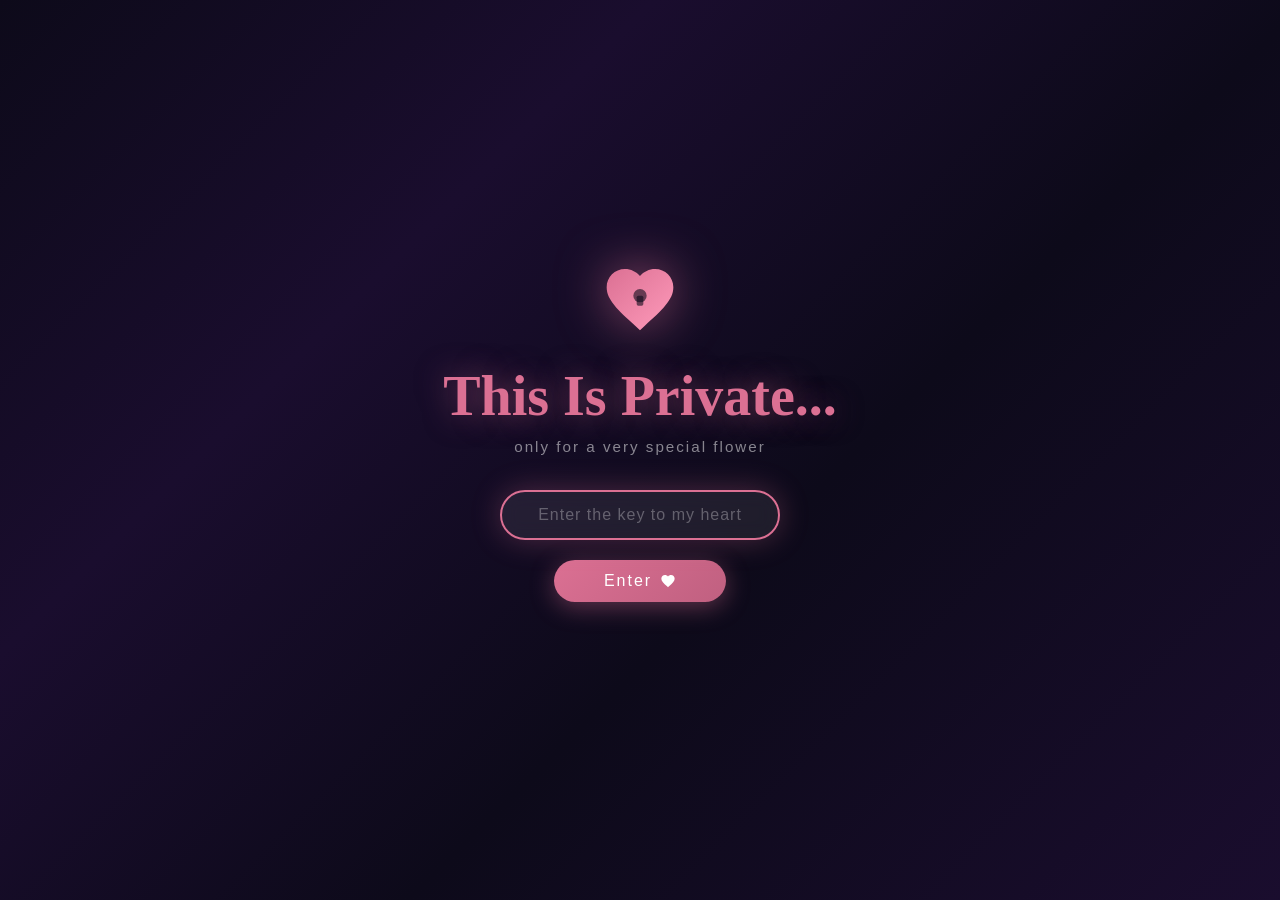
<file: index.html>
<!DOCTYPE html>
<html lang="en">
<head>
<meta charset="UTF-8">
<meta name="viewport" content="width=device-width, initial-scale=1.0">
<title>For You, My Flower</title>

<!-- ============================================================
     PERSONALIZATION GUIDE
     
     PASSWORD:        Search for "CHANGE_PASSWORD"
     HER NAME:        Search for "CHANGE_NAME"
     MUSIC URL:       Search for "CHANGE_MUSIC"
     MESSAGES:        Search for "CHANGE_MESSAGE"
     REASONS:         Search for "CHANGE_REASONS"
     ============================================================ -->

<style>
/* ============================================================
   RESET & BASE
   ============================================================ */
*, *::before, *::after { margin: 0; padding: 0; box-sizing: border-box; }
html { scroll-behavior: smooth; overflow-x: hidden; }

body {
    font-family: 'Georgia', 'Times New Roman', serif;
    background: #0d0a1a;
    color: #fff;
    overflow-x: hidden;
    cursor: default;
}

body::-webkit-scrollbar { width: 5px; }
body::-webkit-scrollbar-track { background: #0d0a1a; }
body::-webkit-scrollbar-thumb { background: rgba(219, 112, 147, 0.4); border-radius: 3px; }

@import url('https://fonts.googleapis.com/css2?family=Great+Vibes&family=Playfair+Display:ital,wght@0,400;0,700;1,400&family=Lato:wght@300;400&display=swap');

/* ============================================================
   LOCK SCREEN
   ============================================================ */
#lock-screen {
    position: fixed; top: 0; left: 0;
    width: 100vw; height: 100vh;
    background: linear-gradient(135deg, #0d0a1a 0%, #1a0d2e 30%, #0d0a1a 60%, #1a0d2e 100%);
    display: flex; flex-direction: column; align-items: center; justify-content: center;
    z-index: 10000; transition: opacity 1.5s ease, transform 1.5s ease; overflow: hidden;
}
#lock-screen.unlocked { opacity: 0; transform: scale(1.1); pointer-events: none; }

.lock-icon-wrap {
    width: 80px; height: 80px; margin-bottom: 25px;
    animation: lockPulse 2s ease-in-out infinite;
    filter: drop-shadow(0 0 25px rgba(219, 112, 147, 0.6));
}
@keyframes lockPulse { 0%, 100% { transform: scale(1); } 50% { transform: scale(1.08); } }

.lock-title {
    font-family: 'Great Vibes', cursive; font-size: clamp(2rem, 5vw, 3.5rem);
    color: #db7093; margin-bottom: 10px; text-shadow: 0 0 30px rgba(219, 112, 147, 0.5);
}
.lock-subtitle {
    font-family: 'Lato', sans-serif; font-weight: 300; color: rgba(255,255,255,0.5);
    margin-bottom: 35px; font-size: 0.95rem; letter-spacing: 2px;
}
.password-container { position: relative; margin-bottom: 20px; }
#password-input {
    width: 280px; padding: 14px 24px; border: 2px solid rgba(219,112,147,0.3);
    border-radius: 50px; background: rgba(255,255,255,0.05); color: #fff;
    font-family: 'Lato', sans-serif; font-size: 1rem; text-align: center;
    letter-spacing: 3px; outline: none; transition: all 0.4s ease; backdrop-filter: blur(10px);
}
#password-input:focus { border-color: #db7093; box-shadow: 0 0 30px rgba(219,112,147,0.3); background: rgba(255,255,255,0.08); }
#password-input::placeholder { color: rgba(255,255,255,0.3); letter-spacing: 1px; }

#unlock-btn {
    padding: 12px 50px; border: none; border-radius: 50px;
    background: linear-gradient(135deg, #db7093, #c06080); color: #fff;
    font-family: 'Lato', sans-serif; font-size: 1rem; letter-spacing: 2px;
    cursor: pointer; transition: all 0.4s ease; box-shadow: 0 5px 25px rgba(219,112,147,0.4);
    display: flex; align-items: center; gap: 8px;
}
#unlock-btn:hover { transform: translateY(-3px); box-shadow: 0 8px 35px rgba(219,112,147,0.6); }
#unlock-btn .btn-heart { width: 16px; height: 16px; }

#password-error {
    margin-top: 15px; font-family: 'Lato', sans-serif; font-weight: 300;
    color: rgba(255,182,193,0.8); font-size: 0.9rem; min-height: 24px; transition: opacity 0.4s ease;
}

.lock-hearts-layer { position: absolute; width: 100%; height: 100%; pointer-events: none; overflow: hidden; }

.lock-float-item { position: absolute; opacity: 0; animation: floatItemUp linear infinite; }
@keyframes floatItemUp {
    0% { transform: translateY(100vh) rotate(0deg) scale(0.8); opacity: 0; }
    10% { opacity: 0.18; }
    50% { transform: translateY(50vh) rotate(180deg) scale(0.6) translateX(20px); }
    90% { opacity: 0.18; }
    100% { transform: translateY(-80px) rotate(360deg) scale(0.3) translateX(-15px); opacity: 0; }
}

@keyframes shake { 0%,100%{transform:translateX(0)} 20%{transform:translateX(-10px)} 40%{transform:translateX(10px)} 60%{transform:translateX(-10px)} 80%{transform:translateX(10px)} }
.shake { animation: shake 0.5s ease; }

/* ============================================================
   MAIN CONTENT
   ============================================================ */
#main-content { display: none; opacity: 0; transition: opacity 1.5s ease; }
#main-content.visible { display: block; opacity: 1; }

/* ============================================================
   BACKGROUND PARTICLES
   ============================================================ */
#particles-bg { position: fixed; top:0; left:0; width:100vw; height:100vh; pointer-events:none; z-index:1; overflow:hidden; }
.bg-particle { position: absolute; pointer-events: none; animation: bgFloat linear infinite; }
@keyframes bgFloat {
    0% { transform: translateY(110vh) rotate(0deg) scale(1); opacity: 0; }
    8% { opacity: 0.55; }
    92% { opacity: 0.55; }
    100% { transform: translateY(-10vh) rotate(540deg) scale(0.3); opacity: 0; }
}

/* ============================================================
   SPARKLE
   ============================================================ */
.sparkle {
    position: fixed; border-radius: 50%; pointer-events: none; z-index: 2;
    animation: sparkleAnim 1.5s ease-out forwards;
}
@keyframes sparkleAnim {
    0% { transform: scale(0) rotate(0deg); opacity: 1; }
    50% { transform: scale(2) rotate(180deg); opacity: 0.7; }
    100% { transform: scale(0) rotate(360deg); opacity: 0; }
}

/* ============================================================
   CURSOR TRAIL
   ============================================================ */
.cursor-trail { position: fixed; pointer-events: none; z-index: 9999; animation: cursorFade 1.2s ease-out forwards; }
@keyframes cursorFade {
    0% { transform: scale(1) translateY(0) rotate(0deg); opacity: 0.7; }
    100% { transform: scale(0.2) translateY(-50px) rotate(60deg); opacity: 0; }
}

/* ============================================================
   MUSIC BUTTON
   ============================================================ */
#music-btn {
    position: fixed; bottom: 30px; right: 30px; width: 50px; height: 50px;
    border-radius: 50%; border: 2px solid rgba(219,112,147,0.4);
    background: rgba(13,10,26,0.85); color: #db7093; cursor: pointer;
    z-index: 9998; display: none; align-items: center; justify-content: center;
    transition: all 0.4s ease; backdrop-filter: blur(10px); box-shadow: 0 5px 20px rgba(219,112,147,0.2);
}
#music-btn:hover { transform: scale(1.1); border-color: #db7093; box-shadow: 0 5px 30px rgba(219,112,147,0.5); }
#music-btn.playing { animation: musicPulse 1.5s ease-in-out infinite; }
@keyframes musicPulse { 0%,100%{ box-shadow:0 5px 20px rgba(219,112,147,0.2); } 50%{ box-shadow:0 5px 35px rgba(219,112,147,0.5); } }

/* ============================================================
   SCROLL PROGRESS
   ============================================================ */
#scroll-progress {
    position: fixed; top:0; left:0; height:3px;
    background: linear-gradient(90deg, #db7093, #f0c27f, #db7093);
    z-index: 9997; transition: width 0.1s linear; box-shadow: 0 0 12px rgba(219,112,147,0.5);
}

/* ============================================================
   SECTIONS
   ============================================================ */
.section {
    min-height: 100vh; display: flex; flex-direction: column; align-items: center;
    justify-content: center; padding: 80px 20px; position: relative; z-index: 5;
}
.section-content {
    opacity: 0; transform: translateY(60px); transition: opacity 1.2s ease, transform 1.2s ease;
    display: flex; flex-direction: column; align-items: center;
}
.section-content.revealed { opacity: 1; transform: translateY(0); }

/* Divider */
.section-divider { width: 200px; height: 40px; margin: 0 auto; position: relative; display: flex; align-items: center; justify-content: center; }
.divider-line { width: 100%; height: 1px; background: linear-gradient(90deg, transparent, rgba(219,112,147,0.35), transparent); }
.divider-flower { position: absolute; top: 50%; left: 50%; transform: translate(-50%, -50%); }

/* ============================================================
   SECTION 1 — WELCOME
   ============================================================ */
#welcome { background: radial-gradient(ellipse at center, rgba(26,13,46,0.6) 0%, transparent 70%); }

.welcome-heart-svg { width: 90px; height: 90px; margin-bottom: 25px; animation: heartBeat 1.2s ease-in-out infinite; filter: drop-shadow(0 0 30px rgba(219,112,147,0.5)); }
@keyframes heartBeat { 0%,100%{transform:scale(1)} 15%{transform:scale(1.15)} 30%{transform:scale(1)} 45%{transform:scale(1.1)} }

.welcome-greeting {
    font-family: 'Lato', sans-serif; font-weight: 300; font-size: clamp(0.85rem,2vw,1.05rem);
    letter-spacing: 6px; text-transform: uppercase; color: rgba(255,255,255,0.4); margin-bottom: 15px;
}

.welcome-name {
    font-family: 'Great Vibes', cursive; font-size: clamp(3.5rem,9vw,7rem);
    background: linear-gradient(135deg, #db7093, #f0c27f, #db7093, #f7a8c4);
    background-size: 300% 300%; -webkit-background-clip: text; -webkit-text-fill-color: transparent;
    background-clip: text; animation: nameShimmer 4s ease-in-out infinite;
    filter: drop-shadow(0 0 40px rgba(219,112,147,0.3)); margin-bottom: 10px; line-height: 1.2;
}
@keyframes nameShimmer { 0%{background-position:0% 50%} 50%{background-position:100% 50%} 100%{background-position:0% 50%} }

.welcome-flower-subtitle {
    font-family: 'Playfair Display', serif; font-style: italic;
    font-size: clamp(1rem,2.5vw,1.3rem); color: rgba(219,112,147,0.8);
    margin-bottom: 30px; display: flex; align-items: center; gap: 12px;
}

.welcome-poem {
    font-family: 'Playfair Display', serif; font-style: italic;
    font-size: clamp(1rem,2.5vw,1.25rem); color: rgba(255,255,255,0.65);
    max-width: 600px; text-align: center; line-height: 2; margin-bottom: 40px;
}

.scroll-indicator { margin-top: 30px; animation: scrollBounce 2s ease-in-out infinite; opacity: 0.5; }
@keyframes scrollBounce { 0%,100%{transform:translateY(0);opacity:0.3} 50%{transform:translateY(12px);opacity:0.7} }

/* ============================================================
   SECTION 2 — SPECIAL
   ============================================================ */
#special { background: radial-gradient(ellipse at top, rgba(26,13,46,0.4) 0%, transparent 70%); }

.special-title { font-family:'Great Vibes',cursive; font-size:clamp(2rem,5vw,3.5rem); color:#db7093; text-shadow:0 0 30px rgba(219,112,147,0.4); margin-bottom:8px; }
.special-subtitle { font-family:'Lato',sans-serif; font-weight:300; color:rgba(255,255,255,0.4); margin-bottom:45px; font-size:0.9rem; display:flex; align-items:center; gap:8px; }

.reasons-container { display:flex; flex-wrap:wrap; justify-content:center; gap:22px; max-width:820px; }
.reason-card { width:230px; height:170px; perspective:800px; cursor:pointer; }
.reason-card-inner { width:100%; height:100%; position:relative; transition:transform 0.8s cubic-bezier(0.175,0.885,0.32,1.275); transform-style:preserve-3d; }
.reason-card.flipped .reason-card-inner { transform:rotateY(180deg); }
.reason-front,.reason-back { position:absolute; width:100%; height:100%; backface-visibility:hidden; border-radius:18px; display:flex; flex-direction:column; align-items:center; justify-content:center; padding:22px; text-align:center; }
.reason-front { background:linear-gradient(135deg,rgba(219,112,147,0.12),rgba(219,112,147,0.04)); border:1px solid rgba(219,112,147,0.18); backdrop-filter:blur(10px); }
.reason-front-icon { margin-bottom:12px; }
.reason-front-text { font-family:'Lato',sans-serif; font-weight:300; color:rgba(255,255,255,0.5); font-size:0.85rem; letter-spacing:1px; }
.reason-back { background:linear-gradient(135deg,rgba(219,112,147,0.22),rgba(240,194,127,0.08)); border:1px solid rgba(219,112,147,0.35); transform:rotateY(180deg); backdrop-filter:blur(10px); box-shadow:0 10px 40px rgba(219,112,147,0.15); }
.reason-back-text { font-family:'Playfair Display',serif; font-style:italic; color:#fff; font-size:0.95rem; line-height:1.7; }
.reason-card:hover .reason-card-inner { transform:scale(1.04); }
.reason-card.flipped:hover .reason-card-inner { transform:rotateY(180deg) scale(1.04); }

/* ============================================================
   SECTION 3 — FEELINGS
   ============================================================ */
#memories { background: radial-gradient(ellipse at bottom, rgba(26,13,46,0.4) 0%, transparent 70%); }
.memories-title { font-family:'Great Vibes',cursive; font-size:clamp(2rem,5vw,3.5rem); color:#db7093; text-shadow:0 0 30px rgba(219,112,147,0.4); margin-bottom:50px; }
.typing-container { max-width:650px; text-align:center; min-height:280px; }
.typing-line { font-family:'Playfair Display',serif; font-size:clamp(1rem,2.5vw,1.2rem); color:rgba(255,255,255,0.75); line-height:2; margin-bottom:15px; opacity:0; transform:translateY(20px); transition:opacity 0.8s ease,transform 0.8s ease; }
.typing-line.visible { opacity:1; transform:translateY(0); }
.quote-mark { font-family:'Great Vibes',cursive; font-size:4rem; color:rgba(219,112,147,0.15); line-height:1; }

/* ============================================================
   SECTION 4 — SURPRISE
   ============================================================ */
#surprise { background: radial-gradient(ellipse at center, rgba(26,13,46,0.5) 0%, transparent 70%); }
.surprise-title { font-family:'Great Vibes',cursive; font-size:clamp(2rem,5vw,3rem); color:#db7093; text-shadow:0 0 30px rgba(219,112,147,0.4); margin-bottom:15px; }
.surprise-subtitle { font-family:'Lato',sans-serif; font-weight:300; color:rgba(255,255,255,0.4); margin-bottom:40px; font-size:0.95rem; }
#surprise-btn {
    padding:18px 55px; border:2px solid rgba(219,112,147,0.4); border-radius:50px;
    background:linear-gradient(135deg,rgba(219,112,147,0.15),rgba(219,112,147,0.05));
    color:#db7093; font-family:'Playfair Display',serif; font-size:1.2rem; cursor:pointer;
    transition:all 0.5s ease; position:relative; overflow:hidden; backdrop-filter:blur(10px);
    display:flex; align-items:center; gap:10px;
}
#surprise-btn::before { content:''; position:absolute; top:50%;left:50%; width:0;height:0; background:rgba(219,112,147,0.15); border-radius:50%; transform:translate(-50%,-50%); transition:width 0.6s ease,height 0.6s ease; }
#surprise-btn:hover::before { width:300px; height:300px; }
#surprise-btn:hover { border-color:#db7093; color:#fff; box-shadow:0 10px 40px rgba(219,112,147,0.35); transform:translateY(-3px); }
#surprise-message { margin-top:40px; max-width:600px; text-align:center; opacity:0; transform:scale(0.8); transition:opacity 0.8s ease,transform 0.8s ease; pointer-events:none; }
#surprise-message.visible { opacity:1; transform:scale(1); pointer-events:auto; }
.surprise-text { font-family:'Playfair Display',serif; font-style:italic; font-size:clamp(1.05rem,2.5vw,1.35rem); color:rgba(255,255,255,0.85); line-height:1.9; }
.highlight-rose { color:#db7093; font-weight:700; }

/* ============================================================
   SECTION — OUR EYES
   ============================================================ */
#eyes-section { background: radial-gradient(ellipse at top, rgba(26,13,46,0.5) 0%, transparent 70%); }
.eyes-title { font-family:'Great Vibes',cursive; font-size:clamp(2rem,5vw,3.5rem); background:linear-gradient(135deg,#db7093,#f0c27f); -webkit-background-clip:text; -webkit-text-fill-color:transparent; background-clip:text; margin-bottom:15px; filter:drop-shadow(0 0 25px rgba(219,112,147,0.3)); }
.eyes-subtitle { font-family:'Playfair Display',serif; font-style:italic; color:rgba(255,255,255,0.5); font-size:clamp(0.9rem,2vw,1.1rem); margin-bottom:50px; }
.eyes-frame-wrapper { position:relative; display:flex; flex-direction:column; align-items:center; gap:25px; }
.eyes-frame {
    width:clamp(280px,60vw,480px); position:relative;
    background:linear-gradient(135deg,rgba(219,112,147,0.25),rgba(240,194,127,0.25));
    padding:5px; border-radius:22px;
    box-shadow:0 0 50px rgba(219,112,147,0.25), 0 0 100px rgba(219,112,147,0.1);
    animation:eyeGlow 4s ease-in-out infinite alternate, eyeFloat 6s ease-in-out infinite;
    overflow:hidden;
}
.eyes-frame::before {
    content:''; position:absolute; inset:-4px; border-radius:24px;
    background:conic-gradient(from 0deg, #db7093, #f0c27f, #c9a0dc, #f7a8c4, #db7093);
    z-index:-1; animation:eyePulseGlow 3s ease-in-out infinite; opacity:0.6;
}
.eyes-frame::after {
    content:''; position:absolute; inset:0; border-radius:22px;
    background:linear-gradient(135deg, rgba(255,255,255,0.06) 0%, transparent 50%);
    pointer-events:none; z-index:2;
}
.eyes-img {
    width:100%; display:block; border-radius:18px; object-fit:cover;
    transition:transform 0.6s ease, filter 0.6s ease;
    filter:saturate(0.95) brightness(0.95);
}
.eyes-frame-wrapper:hover .eyes-img { transform:scale(1.04); filter:saturate(1.1) brightness(1.05); }
.eyes-label {
    font-family:'Great Vibes',cursive; font-size:clamp(1.3rem,3vw,1.8rem);
    color:rgba(255,255,255,0.65); display:flex; align-items:center; gap:12px;
}
.eyes-heart {
    width:28px; height:28px; animation:heartBeat 1.5s ease-in-out infinite;
    filter:drop-shadow(0 0 12px rgba(219,112,147,0.5));
}
.eyes-poem {
    font-family:'Playfair Display',serif; font-style:italic; font-size:clamp(0.95rem,2vw,1.1rem);
    color:rgba(255,255,255,0.55); line-height:2; max-width:550px; text-align:center; margin-top:45px;
}
@keyframes eyeGlow {
    0% { box-shadow:0 0 50px rgba(219,112,147,0.2), 0 0 100px rgba(219,112,147,0.08); }
    100% { box-shadow:0 0 80px rgba(219,112,147,0.4), 0 0 150px rgba(219,112,147,0.15); }
}
@keyframes eyePulseGlow {
    0%, 100% { opacity:0.45; transform:scale(1); }
    50% { opacity:0.75; transform:scale(1.02); }
}
@keyframes eyeFloat {
    0%, 100% { transform:translateY(0); }
    50% { transform:translateY(-8px); }
}

/* ============================================================
   SECTION 5 — QUESTION
   ============================================================ */
#question { background: radial-gradient(ellipse at center, rgba(26,13,46,0.6) 0%, transparent 70%); }
.question-heart-svg { width:55px; height:55px; margin-bottom:25px; animation:heartBeat 1.2s ease-in-out infinite; filter:drop-shadow(0 0 20px rgba(219,112,147,0.6)); }
.question-text { font-family:'Great Vibes',cursive; font-size:clamp(2.2rem,6vw,4.5rem); background:linear-gradient(135deg,#db7093,#f0c27f); -webkit-background-clip:text; -webkit-text-fill-color:transparent; background-clip:text; filter:drop-shadow(0 0 30px rgba(219,112,147,0.3)); margin-bottom:50px; text-align:center; line-height:1.3; }
.question-buttons { display:flex; gap:30px; align-items:center; flex-wrap:wrap; justify-content:center; }
#yes-btn {
    padding:18px 65px; border:none; border-radius:50px; background:linear-gradient(135deg,#db7093,#c06080);
    color:#fff; font-family:'Playfair Display',serif; font-size:1.3rem; cursor:pointer;
    transition:all 0.4s ease; box-shadow:0 8px 30px rgba(219,112,147,0.4); position:relative; overflow:hidden;
    display:flex; align-items:center; gap:10px;
}
#yes-btn:hover { transform:translateY(-5px) scale(1.05); box-shadow:0 15px 50px rgba(219,112,147,0.6); }
#yes-btn::after { content:''; position:absolute; top:-50%;left:-50%; width:200%;height:200%; background:linear-gradient(45deg,transparent,rgba(255,255,255,0.1),transparent); animation:btnShine 3s ease-in-out infinite; }
@keyframes btnShine { 0%{transform:translateX(-100%) rotate(45deg)} 100%{transform:translateX(100%) rotate(45deg)} }
#no-btn { padding:15px 45px; border:2px solid rgba(255,255,255,0.15); border-radius:50px; background:transparent; color:rgba(255,255,255,0.4); font-family:'Playfair Display',serif; font-size:1rem; cursor:pointer; transition:all 0.3s ease; }
#no-btn:hover { border-color:rgba(255,255,255,0.3); color:rgba(255,255,255,0.6); }

/* ============================================================
   CELEBRATION
   ============================================================ */
#celebration {
    position:fixed; top:0;left:0; width:100vw;height:100vh; background:rgba(13,10,26,0.96);
    display:none; flex-direction:column; align-items:center; justify-content:center;
    z-index:9000; opacity:0; transition:opacity 1s ease; text-align:center; padding:20px;
}
#celebration.visible { display:flex; opacity:1; }
.celebration-hearts-row { display:flex; gap:15px; margin-bottom:25px; animation:celebPulse 0.8s ease-in-out infinite; }
@keyframes celebPulse { 0%,100%{transform:scale(1)} 50%{transform:scale(1.15)} }
.celebration-title { font-family:'Great Vibes',cursive; font-size:clamp(2.5rem,7vw,5rem); background:linear-gradient(135deg,#db7093,#f0c27f,#db7093); background-size:300% 300%; -webkit-background-clip:text; -webkit-text-fill-color:transparent; background-clip:text; animation:nameShimmer 3s ease-in-out infinite; margin-bottom:25px; }
.celebration-text { font-family:'Playfair Display',serif; font-style:italic; font-size:clamp(1rem,2.5vw,1.3rem); color:rgba(255,255,255,0.8); max-width:550px; line-height:1.9; margin-bottom:30px; }
.celebration-signature { font-family:'Great Vibes',cursive; font-size:2rem; color:#db7093; text-shadow:0 0 20px rgba(219,112,147,0.4); }

/* ============================================================
   PARTICLES
   ============================================================ */
.firework { position:fixed; width:5px;height:5px; border-radius:50%; pointer-events:none; z-index:9500; animation:fireworkAnim 1.2s ease-out forwards; }
@keyframes fireworkAnim { 0%{transform:translate(0,0) scale(1);opacity:1} 100%{transform:translate(var(--tx),var(--ty)) scale(0);opacity:0} }
.heart-particle { position:fixed; pointer-events:none; z-index:9100; animation:heartExplode 1.5s ease-out forwards; }
@keyframes heartExplode { 0%{transform:translate(0,0) scale(1) rotate(0deg);opacity:1} 100%{transform:translate(var(--tx),var(--ty)) scale(0) rotate(360deg);opacity:0} }
.falling-element { position:fixed; pointer-events:none; z-index:9050; animation:elementFall linear forwards; }
@keyframes elementFall { 0%{transform:translateY(-30px) rotate(0deg);opacity:0.9} 100%{transform:translateY(110vh) rotate(720deg);opacity:0.2} }

/* Page transition */
#page-transition { position:fixed; top:0;left:0; width:100vw;height:100vh; background:radial-gradient(circle,rgba(219,112,147,0.25) 0%,transparent 70%); z-index:9999; pointer-events:none; opacity:0; transition:opacity 1s ease; }
#page-transition.flash { opacity:1; }

/* AMBIENT GLOW ORBS */
.glow-orb { position:fixed; border-radius:50%; pointer-events:none; z-index:0; filter:blur(80px); opacity:0.07; animation:orbDrift 20s ease-in-out infinite alternate; }
@keyframes orbDrift { 0%{transform:translate(0,0)} 33%{transform:translate(50px,-30px)} 66%{transform:translate(-40px,40px)} 100%{transform:translate(20px,-20px)} }

/* ============================================================
   RESPONSIVE
   ============================================================ */
@media (max-width:768px) {
    .reason-card { width:170px; height:145px; }
    .reason-back-text { font-size:0.82rem; }
    .question-buttons { flex-direction:column; gap:20px; }
    #music-btn { bottom:20px; right:20px; width:42px; height:42px; }
    #password-input { width:240px; }
    .lock-icon-wrap { width:60px; height:60px; }
}
@media (max-width:480px) {
    .reason-card { width:150px; height:130px; }
    .reasons-container { gap:12px; }
}
</style>
</head>
<body>

<!-- AMBIENT GLOW -->
<div class="glow-orb" style="width:400px;height:400px;background:#db7093;top:10%;left:10%;"></div>
<div class="glow-orb" style="width:350px;height:350px;background:#f0c27f;top:60%;right:5%;animation-delay:-7s;"></div>
<div class="glow-orb" style="width:300px;height:300px;background:#9b59b6;bottom:10%;left:40%;animation-delay:-14s;"></div>

<div id="scroll-progress" style="width:0%;"></div>
<div id="page-transition"></div>
<div id="particles-bg"></div>

<!-- ============================================================
     SVG DEFINITIONS — Real hearts, flowers, roses, petals
     ============================================================ -->
<svg style="position:absolute;width:0;height:0;" aria-hidden="true">
<defs>
    <linearGradient id="hg1" x1="0%" y1="0%" x2="100%" y2="100%">
        <stop offset="0%" style="stop-color:#db7093"/>
        <stop offset="100%" style="stop-color:#ff9bbb"/>
    </linearGradient>
    <linearGradient id="hg2" x1="0%" y1="0%" x2="100%" y2="100%">
        <stop offset="0%" style="stop-color:#e8506a"/>
        <stop offset="100%" style="stop-color:#f7a8c4"/>
    </linearGradient>
    <linearGradient id="hg3" x1="0%" y1="0%" x2="100%" y2="100%">
        <stop offset="0%" style="stop-color:#c0506f"/>
        <stop offset="100%" style="stop-color:#e88faa"/>
    </linearGradient>
    <linearGradient id="hgW" x1="0%" y1="0%" x2="100%" y2="100%">
        <stop offset="0%" style="stop-color:#ffffff;stop-opacity:0.85"/>
        <stop offset="100%" style="stop-color:#f7d1dc;stop-opacity:0.85"/>
    </linearGradient>
    <linearGradient id="hgG" x1="0%" y1="0%" x2="100%" y2="100%">
        <stop offset="0%" style="stop-color:#f0c27f"/>
        <stop offset="100%" style="stop-color:#fc5c7d"/>
    </linearGradient>
    <linearGradient id="fGrad" x1="0%" y1="0%" x2="100%" y2="100%">
        <stop offset="0%" style="stop-color:#f7a8c4"/>
        <stop offset="100%" style="stop-color:#db7093"/>
    </linearGradient>
    <radialGradient id="fCenter">
        <stop offset="0%" style="stop-color:#f0c27f"/>
        <stop offset="100%" style="stop-color:#e8a040"/>
    </radialGradient>
    <linearGradient id="pGrad" x1="0%" y1="0%" x2="100%" y2="100%">
        <stop offset="0%" style="stop-color:#f7a8c4;stop-opacity:0.8"/>
        <stop offset="100%" style="stop-color:#db7093;stop-opacity:0.5"/>
    </linearGradient>

    <!-- Heart -->
    <symbol id="heart" viewBox="0 0 24 24">
        <path d="M12 21.35l-1.45-1.32C5.4 15.36 2 12.28 2 8.5 2 5.42 4.42 3 7.5 3c1.74 0 3.41.81 4.5 2.09C13.09 3.81 14.76 3 16.5 3 19.58 3 22 5.42 22 8.5c0 3.78-3.4 6.86-8.55 11.54L12 21.35z"/>
    </symbol>

    <!-- Five-petal flower -->
    <symbol id="flower" viewBox="0 0 40 40">
        <g transform="translate(20,20)">
            <ellipse cx="0" cy="-8" rx="5" ry="8" fill="url(#fGrad)" opacity="0.9"/>
            <ellipse cx="0" cy="-8" rx="5" ry="8" fill="url(#fGrad)" opacity="0.85" transform="rotate(72)"/>
            <ellipse cx="0" cy="-8" rx="5" ry="8" fill="url(#fGrad)" opacity="0.9" transform="rotate(144)"/>
            <ellipse cx="0" cy="-8" rx="5" ry="8" fill="url(#fGrad)" opacity="0.85" transform="rotate(216)"/>
            <ellipse cx="0" cy="-8" rx="5" ry="8" fill="url(#fGrad)" opacity="0.9" transform="rotate(288)"/>
            <circle cx="0" cy="0" r="4" fill="url(#fCenter)"/>
        </g>
    </symbol>

    <!-- Rose -->
    <symbol id="rose" viewBox="0 0 40 40">
        <g transform="translate(20,18)">
            <path d="M0,-10 C5,-10 8,-5 8,0 C8,5 4,9 0,12 C-4,9 -8,5 -8,0 C-8,-5 -5,-10 0,-10Z" fill="#c0506f" opacity="0.9"/>
            <path d="M0,-7 C3,-7 6,-4 6,0 C6,3 3,7 0,9 C-3,7 -6,3 -6,0 C-6,-4 -3,-7 0,-7Z" fill="#db7093"/>
            <path d="M0,-4 C2,-4 4,-2 4,0 C4,2 2,5 0,6 C-2,5 -4,2 -4,0 C-4,-2 -2,-4 0,-4Z" fill="#e8809a"/>
            <path d="M0,-2 C1,-2 2,-1 2,0 C2,1 1,3 0,3.5 C-1,3 -2,1 -2,0 C-2,-1 -1,-2 0,-2Z" fill="#f7a8c4"/>
            <line x1="0" y1="12" x2="0" y2="22" stroke="#5a8a5a" stroke-width="1.5"/>
            <ellipse cx="4" cy="17" rx="3" ry="1.5" fill="#6a9a6a" transform="rotate(-30,4,17)" opacity="0.8"/>
        </g>
    </symbol>

    <!-- Petal -->
    <symbol id="petal" viewBox="0 0 20 20">
        <ellipse cx="10" cy="10" rx="6" ry="10" fill="url(#pGrad)" transform="rotate(15,10,10)"/>
    </symbol>

    <!-- Leaf -->
    <symbol id="leaf" viewBox="0 0 24 24">
        <path d="M17,8C8,10 5.9,16.17 3.82,21.34L5.71,22L6.66,19.7C7.14,19.87 7.64,20 8,20C19,20 22,3 22,3C21,5 14,5.25 9,6.25C4,7.25 2,11.5 2,13.5C2,15.5 3.75,17.25 3.75,17.25C7,8 17,8 17,8Z" fill="#6a9a6a" opacity="0.7"/>
    </symbol>
</defs>
</svg>


<!-- ============================================================
     LOCK SCREEN
     ============================================================ -->
<div id="lock-screen">
    <div class="lock-hearts-layer" id="lock-particles-container"></div>

    <div class="lock-icon-wrap">
        <svg viewBox="0 0 24 24" width="100%" height="100%">
            <use href="#heart" fill="url(#hg1)"/>
            <circle cx="12" cy="11" r="2" fill="rgba(13,10,26,0.6)"/>
            <rect x="11" y="11" width="2" height="3" rx="0.5" fill="rgba(13,10,26,0.6)"/>
        </svg>
    </div>

    <h1 class="lock-title">This Is Private...</h1>
    <p class="lock-subtitle">only for a very special flower</p>

    <div class="password-container">
        <input type="password" id="password-input" placeholder="Enter the key to my heart" autocomplete="off"/>
    </div>
    <button id="unlock-btn">
        Enter
        <svg class="btn-heart" viewBox="0 0 24 24" width="16" height="16"><use href="#heart" fill="#fff"/></svg>
    </button>
    <p id="password-error"></p>
</div>

<!-- MUSIC -->
<button id="music-btn" title="Toggle Music">
    <svg viewBox="0 0 24 24" width="20" height="20" fill="none" stroke="currentColor" stroke-width="2">
        <path d="M9 18V5l12-2v13"/><circle cx="6" cy="18" r="3"/><circle cx="18" cy="16" r="3"/>
    </svg>
</button>

<!-- ============================================================
     MAIN CONTENT
     ============================================================ -->
<div id="main-content">

    <!-- SECTION 1 — WELCOME -->
    <section id="welcome" class="section">
        <div class="section-content">
            <svg class="welcome-heart-svg" viewBox="0 0 24 24"><use href="#heart" fill="url(#hg1)"/></svg>
            <p class="welcome-greeting">A garden of words, only for</p>
            <!-- CHANGE_NAME -->
            <h1 class="welcome-name">Noor</h1>
            <p class="welcome-flower-subtitle">
                <svg viewBox="0 0 40 40" width="22" height="22"><use href="#rose"/></svg>
                You are my flower
                <svg viewBox="0 0 40 40" width="22" height="22"><use href="#rose"/></svg>
            </p>
            <!-- CHANGE_MESSAGE -->
            <p class="welcome-poem">
                In a garden of a million roses,<br>
                my heart would still find you —<br>
                the one that bloomed differently,<br>
                the one that smelled like home,<br>
                the one my soul recognized before my eyes did.
            </p>
            <div class="scroll-indicator">
                <svg viewBox="0 0 24 24" width="24" height="24" fill="none" stroke="rgba(219,112,147,0.5)" stroke-width="2"><path d="M12 5v14M5 12l7 7 7-7"/></svg>
            </div>
        </div>
    </section>

    <div class="section-divider"><div class="divider-line"></div><div class="divider-flower"><svg viewBox="0 0 40 40" width="24" height="24"><use href="#flower"/></svg></div></div>

    <!-- SECTION 2 — SPECIAL -->
    <section id="special" class="section">
        <div class="section-content">
            <h2 class="special-title">Why You Are My Everything</h2>
            <p class="special-subtitle">
                tap each petal to bloom a reason
                <svg viewBox="0 0 40 40" width="16" height="16"><use href="#flower"/></svg>
            </p>
            <div class="reasons-container" id="reasons-container"></div>
        </div>
    </section>

    <div class="section-divider"><div class="divider-line"></div><div class="divider-flower"><svg viewBox="0 0 40 40" width="24" height="24"><use href="#rose"/></svg></div></div>

    <!-- SECTION 3 — FEELINGS -->
    <section id="memories" class="section">
        <div class="section-content">
            <h2 class="memories-title">From My Heart To Yours</h2>
            <div class="quote-mark">"</div>
            <div class="typing-container" id="typing-container"></div>
            <div class="quote-mark" style="transform:rotate(180deg);">"</div>
        </div>
    </section>

    <div class="section-divider"><div class="divider-line"></div><div class="divider-flower"><svg viewBox="0 0 24 24" width="18" height="18"><use href="#heart" fill="url(#hg2)"/></svg></div></div>

    <!-- SECTION — OUR EYES -->
    <section id="eyes-section" class="section">
        <div class="section-content">
            <h2 class="eyes-title">When Our Eyes Met</h2>
            <p class="eyes-subtitle">two worlds became one</p>
            <div class="eyes-frame-wrapper reveal">
                <div class="eyes-frame">
                    <!-- CHANGE_IMAGE: Replace src with path to the image of your eyes together -->
                    <img class="eyes-img" src="our-eyes.jpg" alt="Our Eyes">
                </div>
                <span class="eyes-label">
                    My Eyes
                    <svg class="eyes-heart" viewBox="0 0 24 24"><use href="#heart" fill="url(#hg1)"/></svg>
                    Her Eyes
                </span>
            </div>
            <p class="eyes-poem">
                Your eyes hold galaxies I long to explore,<br>
                in their depth I found a love worth living for.
            </p>
        </div>
    </section>

    <div class="section-divider"><div class="divider-line"></div><div class="divider-flower"><svg viewBox="0 0 40 40" width="20" height="20"><use href="#rose"/></svg></div></div>

    <!-- SECTION 4 — SURPRISE -->
    <section id="surprise" class="section">
        <div class="section-content">
            <h2 class="surprise-title">I Have A Secret...</h2>
            <p class="surprise-subtitle">are you ready?</p>
            <button id="surprise-btn">
                Click Me
                <svg viewBox="0 0 24 24" width="20" height="20"><use href="#heart" fill="#db7093"/></svg>
            </button>
            <!-- CHANGE_MESSAGE -->
            <div id="surprise-message">
                <p class="surprise-text">
                    Before you, my world was just silence and shadows.<br>
                    Then you came, and suddenly everything had color.<br>
                    You didn't just enter my life — you became it.<br><br>
                    My mornings start with your name on my lips,<br>
                    and my nights end with you in my prayers.<br><br>
                    <span class="highlight-rose">You own every piece of my heart, forever.</span>
                </p>
            </div>
        </div>
    </section>

    <div class="section-divider"><div class="divider-line"></div><div class="divider-flower"><svg viewBox="0 0 40 40" width="24" height="24"><use href="#flower"/></svg></div></div>

    <!-- SECTION 5 — QUESTION -->
    <section id="question" class="section">
        <div class="section-content">
            <svg class="question-heart-svg" viewBox="0 0 24 24"><use href="#heart" fill="url(#hgG)"/></svg>
            <!-- CHANGE_MESSAGE -->
            <h2 class="question-text">Will You Be My Valentine? (سون سمييير)</h2>
            <div class="question-buttons">
                <button id="yes-btn">
                    Yes!
                    <svg viewBox="0 0 24 24" width="20" height="20"><use href="#heart" fill="#fff"/></svg>
                </button>
                <button id="no-btn">No...</button>
            </div>
        </div>
    </section>
</div>

<!-- CELEBRATION -->
<div id="celebration">
    <div class="celebration-hearts-row">
        <svg viewBox="0 0 24 24" width="45" height="45"><use href="#heart" fill="url(#hg1)"/></svg>
        <svg viewBox="0 0 40 40" width="45" height="45"><use href="#rose"/></svg>
        <svg viewBox="0 0 24 24" width="45" height="45"><use href="#heart" fill="url(#hgG)"/></svg>
    </div>
    <!-- CHANGE_MESSAGE -->
    <h1 class="celebration-title">My Queen, My Everything!</h1>
    <p class="celebration-text">
        You are my queen, ruling over my heart forever.<br>
        You are my everything — my deepest love, my light, my soul.<br>
        Every beat of my heart whispers your name.<br><br>
        Thank you for being mine.<br>
        I promise to نبغيك endlessly 🙂, my queen.
    </p>
    <!-- CHANGE_NAME -->
    <p class="celebration-signature">Forever Yours, Mahmoud</p>
</div>

<!-- CHANGE_MUSIC: Change the YouTube video ID in the iframe src below -->
<iframe id="yt-iframe" style="position:fixed;bottom:0;right:0;width:1px;height:1px;overflow:hidden;pointer-events:none;opacity:0;z-index:-1;border:none;" allow="autoplay" src="" title="Music"></iframe>


<script>
/* ============================================================
   CONFIGURATION
   ============================================================ */
// CHANGE_PASSWORD
const SECRET_PASSWORD = "noor";

// CHANGE_REASONS
const REASONS = [
    { icon:"flower", front:"My light", back:"Your smile lights up even my darkest days" },
    { icon:"heart",  front:"My soulmate", back:"You understand me in ways nobody else ever could" },
    { icon:"rose",   front:"My angel", back:"Your kindness makes the whole world more beautiful" },
    { icon:"heart",  front:"My gift", back:"Every second with you feels like a gift from heaven" },
    { icon:"flower", front:"My inspiration", back:"You make me want to be the best version of myself" },
    { icon:"rose",   front:"My melody", back:"Your laugh is my favorite sound in the entire universe" }
];

// CHANGE_MESSAGE
const FEELING_LINES = [
    "From the very first moment, I knew...",
    "You weren't just someone I met.",
    "You were the flower my soul had been searching for.",
    "Every conversation with you feels like spring arriving.",
    "Every silence with you holds more beauty than a sunset.",
    "You are not just a part of my life —",
    "You ARE my everything."
];

const WRONG_PASSWORD_MESSAGES = [
    "Hmm... that's not quite right, my flower",
    "Almost! Try thinking with your heart",
    "Nope! But I love that you're trying",
    "That's not the key... but don't give up",
    "So close, yet so far... try again",
    "The answer is closer than you think"
];

const NO_BUTTON_TEXTS = [
    "No...","Are you sure?","Really?!","Think again!","Please?",
    "Don't wilt my heart...","I'll be so sad...","Pretty please?","Last chance!"
];

/* ============================================================
   SVG GENERATORS
   ============================================================ */
const HGRADS = ['hg1','hg2','hg3','hgW','hgG'];
function rg() { return HGRADS[Math.floor(Math.random()*HGRADS.length)]; }

function mkSVG(sym, w, fill) {
    const s = document.createElementNS('http://www.w3.org/2000/svg','svg');
    const vb = (sym==='heart') ? '0 0 24 24' : '0 0 40 40';
    s.setAttribute('viewBox', vb);
    s.setAttribute('width', w);
    s.setAttribute('height', w);
    const u = document.createElementNS('http://www.w3.org/2000/svg','use');
    u.setAttributeNS('http://www.w3.org/1999/xlink','href','#'+sym);
    if (fill) u.setAttribute('fill', fill);
    s.appendChild(u);
    return s;
}

function mkHeart(sz) { return mkSVG('heart', sz, 'url(#'+rg()+')'); }
function mkFlower(sz) { return mkSVG('flower', sz); }
function mkRose(sz) { return mkSVG('rose', sz); }
function mkPetal(sz) { return mkSVG('petal', sz); }
function mkLeaf(sz) { return mkSVG('leaf', sz); }

/* ============================================================
   DOM
   ============================================================ */
const lockScreen = document.getElementById('lock-screen');
const passwordInput = document.getElementById('password-input');
const unlockBtn = document.getElementById('unlock-btn');
const passwordError = document.getElementById('password-error');
const mainContent = document.getElementById('main-content');
const musicBtn = document.getElementById('music-btn');
const scrollProgress = document.getElementById('scroll-progress');
const particlesBg = document.getElementById('particles-bg');
const surpriseBtn = document.getElementById('surprise-btn');
const surpriseMessage = document.getElementById('surprise-message');
const yesBtn = document.getElementById('yes-btn');
const noBtn = document.getElementById('no-btn');
const celebration = document.getElementById('celebration');
const pageTransition = document.getElementById('page-transition');
const reasonsContainer = document.getElementById('reasons-container');
const typingContainer = document.getElementById('typing-container');
const lockPC = document.getElementById('lock-particles-container');

/* ============================================================
   LOCK SCREEN FLOATING ELEMENTS
   ============================================================ */
(function createLockParticles() {
    // Hearts
    for (let i = 0; i < 14; i++) {
        const w = document.createElement('div');
        w.className = 'lock-float-item';
        w.style.left = Math.random()*100+'%';
        w.style.animationDuration = (10+Math.random()*14)+'s';
        w.style.animationDelay = Math.random()*12+'s';
        const sz = 14+Math.random()*20;
        const svg = mkHeart(sz);
        svg.style.opacity = '0.2';
        w.appendChild(svg);
        lockPC.appendChild(w);
    }
    // Petals
    for (let i = 0; i < 10; i++) {
        const w = document.createElement('div');
        w.className = 'lock-float-item';
        w.style.left = Math.random()*100+'%';
        w.style.animationDuration = (12+Math.random()*16)+'s';
        w.style.animationDelay = Math.random()*14+'s';
        const sz = 12+Math.random()*14;
        const svg = mkPetal(sz);
        svg.style.opacity = '0.18';
        w.appendChild(svg);
        lockPC.appendChild(w);
    }
    // Flowers
    for (let i = 0; i < 6; i++) {
        const w = document.createElement('div');
        w.className = 'lock-float-item';
        w.style.left = Math.random()*100+'%';
        w.style.animationDuration = (14+Math.random()*12)+'s';
        w.style.animationDelay = Math.random()*16+'s';
        const sz = 16+Math.random()*16;
        const svg = Math.random()>0.5 ? mkFlower(sz) : mkRose(sz);
        svg.style.opacity = '0.15';
        w.appendChild(svg);
        lockPC.appendChild(w);
    }
})();

/* ============================================================
   PASSWORD
   ============================================================ */
let wrongAttempts = 0;
function attemptUnlock() {
    const e = passwordInput.value.trim().toLowerCase();
    if (e === SECRET_PASSWORD.toLowerCase()) { unlockSite(); }
    else {
        passwordError.textContent = WRONG_PASSWORD_MESSAGES[wrongAttempts%WRONG_PASSWORD_MESSAGES.length];
        passwordError.style.opacity = '1';
        passwordInput.classList.add('shake');
        wrongAttempts++;
        setTimeout(()=>passwordInput.classList.remove('shake'),600);
        passwordInput.value = '';
        passwordInput.focus();
    }
}
unlockBtn.addEventListener('click', attemptUnlock);
passwordInput.addEventListener('keydown', (e)=>{ if(e.key==='Enter') attemptUnlock(); });
setTimeout(()=>passwordInput.focus(),500);

/* ============================================================
   UNLOCK
   ============================================================ */
function unlockSite() {
    pageTransition.classList.add('flash');
    document.querySelector('.lock-icon-wrap').innerHTML = '<svg viewBox="0 0 24 24" width="100%" height="100%"><use href="#heart" fill="url(#hgG)"/></svg>';
    for(let i=0;i<40;i++) setTimeout(()=>spawnHeartParticle(window.innerWidth/2,window.innerHeight/2),i*25);
    for(let i=0;i<15;i++) setTimeout(()=>spawnFlowerParticle(window.innerWidth/2,window.innerHeight/2),i*50);
    setTimeout(()=>lockScreen.classList.add('unlocked'),600);
    setTimeout(()=>{
        mainContent.classList.add('visible');
        pageTransition.classList.remove('flash');
        musicBtn.style.display='flex';
        startBgParticles();
        startMusic();
        initSectionObserver();
        initTypingSection();
    },1500);
    setTimeout(()=>{lockScreen.style.display='none';},3000);
}

/* ============================================================
   MUSIC (YouTube iframe)
   ============================================================ */
// CHANGE_MUSIC: Replace this video ID with any YouTube video ID
const YOUTUBE_VIDEO_ID = 'a7AoAQWMQHc';
const ytIframe = document.getElementById('yt-iframe');
let musicPlaying = false;

function startMusic() {
    ytIframe.src = 'https://www.youtube.com/embed/' + YOUTUBE_VIDEO_ID + '?autoplay=1&loop=1&playlist=' + YOUTUBE_VIDEO_ID + '&controls=0&showinfo=0&rel=0&modestbranding=1&enablejsapi=0';
    musicPlaying = true;
    musicBtn.classList.add('playing');
}

musicBtn.addEventListener('click', ()=>{
    if (musicPlaying) {
        ytIframe.src = '';
        musicPlaying = false;
        musicBtn.classList.remove('playing');
    } else {
        startMusic();
    }
});

/* ============================================================
   BACKGROUND PARTICLES (hearts, flowers, roses, petals, leaves)
   ============================================================ */
function startBgParticles() {
    function spawn() {
        const w = document.createElement('div');
        w.className = 'bg-particle';
        w.style.left = Math.random()*100+'%';
        const sz = 14+Math.random()*26;
        const r = Math.random();
        let svg;
        if (r<0.35) svg = mkHeart(sz);
        else if (r<0.50) svg = mkFlower(sz);
        else if (r<0.65) svg = mkRose(sz);
        else if (r<0.82) svg = mkPetal(sz);
        else svg = mkLeaf(sz);
        svg.style.opacity = (0.07+Math.random()*0.14).toString();
        w.appendChild(svg);
        const dur = 12+Math.random()*16;
        w.style.animationDuration = dur+'s';
        particlesBg.appendChild(w);
        setTimeout(()=>w.remove(),dur*1000);
    }
    setInterval(spawn,500);
    for(let i=0;i<12;i++) setTimeout(spawn,i*200);
}

/* ============================================================
   SPARKLE
   ============================================================ */
function sparkle(x,y){
    const s=document.createElement('div');
    s.className='sparkle';
    s.style.left=(x+(Math.random()-0.5)*30)+'px';
    s.style.top=(y+(Math.random()-0.5)*30)+'px';
    const c=Math.random();
    s.style.background=c>0.5?'#f0c27f':'#db7093';
    const sz=3+Math.random()*4;
    s.style.width=sz+'px'; s.style.height=sz+'px';
    document.body.appendChild(s);
    setTimeout(()=>s.remove(),1500);
}

/* ============================================================
   CURSOR TRAIL
   ============================================================ */
let lastCT=0;
document.addEventListener('mousemove',(e)=>{
    const now=Date.now();
    if(now-lastCT<110) return;
    lastCT=now;
    if(lockScreen.style.display!=='none'&&!lockScreen.classList.contains('unlocked')) return;
    const w=document.createElement('div');
    w.className='cursor-trail';
    w.style.left=e.clientX+'px';
    w.style.top=e.clientY+'px';
    const sz=8+Math.random()*12;
    const r=Math.random();
    let svg;
    if(r<0.45) svg=mkHeart(sz);
    else if(r<0.65) svg=mkPetal(sz);
    else if(r<0.85) svg=mkFlower(sz);
    else svg=mkRose(sz);
    svg.style.opacity=(0.3+Math.random()*0.4).toString();
    w.appendChild(svg);
    document.body.appendChild(w);
    setTimeout(()=>w.remove(),1200);
});

/* ============================================================
   SCROLL PROGRESS
   ============================================================ */
window.addEventListener('scroll',()=>{
    const st=document.documentElement.scrollTop;
    const sh=document.documentElement.scrollHeight-window.innerHeight;
    scrollProgress.style.width=(sh>0?(st/sh)*100:0)+'%';
});

/* ============================================================
   SECTION REVEAL
   ============================================================ */
function initSectionObserver(){
    const ob=new IntersectionObserver((entries)=>{entries.forEach(e=>{if(e.isIntersecting)e.target.classList.add('revealed');});},{threshold:0.15,rootMargin:'0px 0px -50px 0px'});
    document.querySelectorAll('.section-content').forEach(s=>ob.observe(s));
}

/* ============================================================
   REASON CARDS
   ============================================================ */
(function generateCards(){
    REASONS.forEach((r)=>{
        const card=document.createElement('div');
        card.className='reason-card';
        let icon='';
        if(r.icon==='flower') icon='<svg viewBox="0 0 40 40" width="38" height="38"><use href="#flower"/></svg>';
        else if(r.icon==='rose') icon='<svg viewBox="0 0 40 40" width="38" height="38"><use href="#rose"/></svg>';
        else icon='<svg viewBox="0 0 24 24" width="34" height="34"><use href="#heart" fill="url(#hg1)"/></svg>';
        card.innerHTML=`<div class="reason-card-inner"><div class="reason-front"><span class="reason-front-icon">${icon}</span><span class="reason-front-text">${r.front}</span></div><div class="reason-back"><p class="reason-back-text">${r.back}</p></div></div>`;
        card.addEventListener('click',()=>{
            card.classList.toggle('flipped');
            const rc=card.getBoundingClientRect();
            for(let i=0;i<8;i++) sparkle(rc.left+rc.width/2,rc.top+rc.height/2);
        });
        reasonsContainer.appendChild(card);
    });
})();

/* ============================================================
   TYPING SECTION
   ============================================================ */
function initTypingSection(){
    FEELING_LINES.forEach(l=>{const p=document.createElement('p');p.className='typing-line';p.textContent=l;typingContainer.appendChild(p);});
    const ob=new IntersectionObserver((entries)=>{entries.forEach(e=>{if(e.isIntersecting){revealLines();ob.unobserve(e.target);}});},{threshold:0.3});
    ob.observe(typingContainer);
}
function revealLines(){
    typingContainer.querySelectorAll('.typing-line').forEach((l,i)=>{
        setTimeout(()=>{l.classList.add('visible');const r=l.getBoundingClientRect();for(let j=0;j<4;j++) sparkle(r.left+Math.random()*r.width,r.top+r.height/2);},i*650);
    });
}

/* ============================================================
   SURPRISE
   ============================================================ */
let surpriseOpen=false;
surpriseBtn.addEventListener('click',()=>{
    if(surpriseOpen) return;
    surpriseOpen=true;
    surpriseBtn.style.pointerEvents='none';
    const rc=surpriseBtn.getBoundingClientRect();
    const cx=rc.left+rc.width/2, cy=rc.top+rc.height/2;
    for(let i=0;i<50;i++) setTimeout(()=>spawnHeartParticle(cx,cy),i*30);
    for(let i=0;i<20;i++) setTimeout(()=>spawnFlowerParticle(cx,cy),i*50);
    for(let i=0;i<25;i++) setTimeout(()=>sparkle(cx+(Math.random()-0.5)*250,cy+(Math.random()-0.5)*250),i*35);
    setTimeout(()=>{surpriseMessage.classList.add('visible');surpriseBtn.style.opacity='0.3';},800);
});

/* ============================================================
   PARTICLE EXPLOSIONS
   ============================================================ */
function spawnHeartParticle(x,y){
    const w=document.createElement('div');
    w.className='heart-particle';
    w.style.left=x+'px'; w.style.top=y+'px';
    w.appendChild(mkHeart(12+Math.random()*22));
    const a=Math.random()*Math.PI*2, d=80+Math.random()*200;
    w.style.setProperty('--tx',Math.cos(a)*d+'px');
    w.style.setProperty('--ty',Math.sin(a)*d+'px');
    document.body.appendChild(w);
    setTimeout(()=>w.remove(),1500);
}
function spawnFlowerParticle(x,y){
    const w=document.createElement('div');
    w.className='heart-particle';
    w.style.left=x+'px'; w.style.top=y+'px';
    const sz=14+Math.random()*20;
    w.appendChild(Math.random()>0.5?mkFlower(sz):mkRose(sz));
    const a=Math.random()*Math.PI*2, d=60+Math.random()*160;
    w.style.setProperty('--tx',Math.cos(a)*d+'px');
    w.style.setProperty('--ty',Math.sin(a)*d+'px');
    document.body.appendChild(w);
    setTimeout(()=>w.remove(),1500);
}

/* ============================================================
   QUESTION YES/NO
   ============================================================ */
let noCount=0;
noBtn.addEventListener('mouseenter',()=>{if(noCount>0) moveNo();});
noBtn.addEventListener('click',()=>{
    noCount++;
    if(noCount<NO_BUTTON_TEXTS.length) noBtn.textContent=NO_BUTTON_TEXTS[noCount];
    if(noCount>=2) moveNo();
    yesBtn.style.transform=`scale(${Math.min(1+noCount*0.05,1.4)})`;
});
function moveNo(){
    const mx=window.innerWidth-noBtn.offsetWidth-20, my=window.innerHeight-noBtn.offsetHeight-20;
    noBtn.style.position='fixed';
    noBtn.style.left=Math.max(20,Math.random()*mx)+'px';
    noBtn.style.top=Math.max(20,Math.random()*my)+'px';
    noBtn.style.zIndex='100';
    noBtn.style.transition='all 0.3s ease';
}
yesBtn.addEventListener('click',()=>triggerCelebration());

/* ============================================================
   CELEBRATION
   ============================================================ */
function triggerCelebration(){
    noBtn.style.display='none';
    celebration.style.display='flex';
    setTimeout(()=>celebration.classList.add('visible'),50);
    launchFireworks();
    heartRain();
    flowerRain();
    const si=setInterval(()=>{for(let i=0;i<4;i++) sparkle(Math.random()*window.innerWidth,Math.random()*window.innerHeight);},150);
    setTimeout(()=>clearInterval(si),12000);
}

function launchFireworks(){
    const colors=['#db7093','#f0c27f','#f7a8c4','#fff','#e8506a','#ffb8c6','#9b59b6'];
    function burst(cx,cy){
        for(let i=0;i<44;i++){
            const p=document.createElement('div');
            p.className='firework';
            p.style.left=cx+'px'; p.style.top=cy+'px';
            p.style.background=colors[Math.floor(Math.random()*colors.length)];
            const a=(i/44)*Math.PI*2, d=60+Math.random()*150;
            p.style.setProperty('--tx',Math.cos(a)*d+'px');
            p.style.setProperty('--ty',Math.sin(a)*d+'px');
            document.body.appendChild(p);
            setTimeout(()=>p.remove(),1200);
        }
    }
    for(let i=0;i<12;i++) setTimeout(()=>burst(100+Math.random()*(window.innerWidth-200),100+Math.random()*(window.innerHeight-200)),i*300);
}

function heartRain(){
    for(let i=0;i<70;i++){
        setTimeout(()=>{
            const w=document.createElement('div');
            w.className='falling-element';
            w.style.left=Math.random()*100+'vw'; w.style.top='-30px';
            w.appendChild(mkHeart(14+Math.random()*26));
            w.style.animationDuration=(3+Math.random()*4)+'s';
            w.style.animationDelay=Math.random()*0.5+'s';
            document.body.appendChild(w);
            setTimeout(()=>w.remove(),8000);
        },i*70);
    }
}

function flowerRain(){
    for(let i=0;i<50;i++){
        setTimeout(()=>{
            const w=document.createElement('div');
            w.className='falling-element';
            w.style.left=Math.random()*100+'vw'; w.style.top='-30px';
            const sz=16+Math.random()*22;
            const r=Math.random();
            if(r<0.3) w.appendChild(mkFlower(sz));
            else if(r<0.6) w.appendChild(mkRose(sz));
            else if(r<0.85) w.appendChild(mkPetal(sz));
            else w.appendChild(mkLeaf(sz));
            w.style.animationDuration=(4+Math.random()*5)+'s';
            w.style.animationDelay=(0.3+Math.random()*2)+'s';
            document.body.appendChild(w);
            setTimeout(()=>w.remove(),10000);
        },i*100);
    }
}

/* ============================================================
   AMBIENT SPARKLES
   ============================================================ */
setInterval(()=>{if(mainContent.classList.contains('visible')) sparkle(Math.random()*window.innerWidth,Math.random()*window.innerHeight);},1500);
document.addEventListener('click',(e)=>{if(mainContent.classList.contains('visible')) for(let i=0;i<6;i++) sparkle(e.clientX,e.clientY);});

</script>
</body>
</html>
</file>
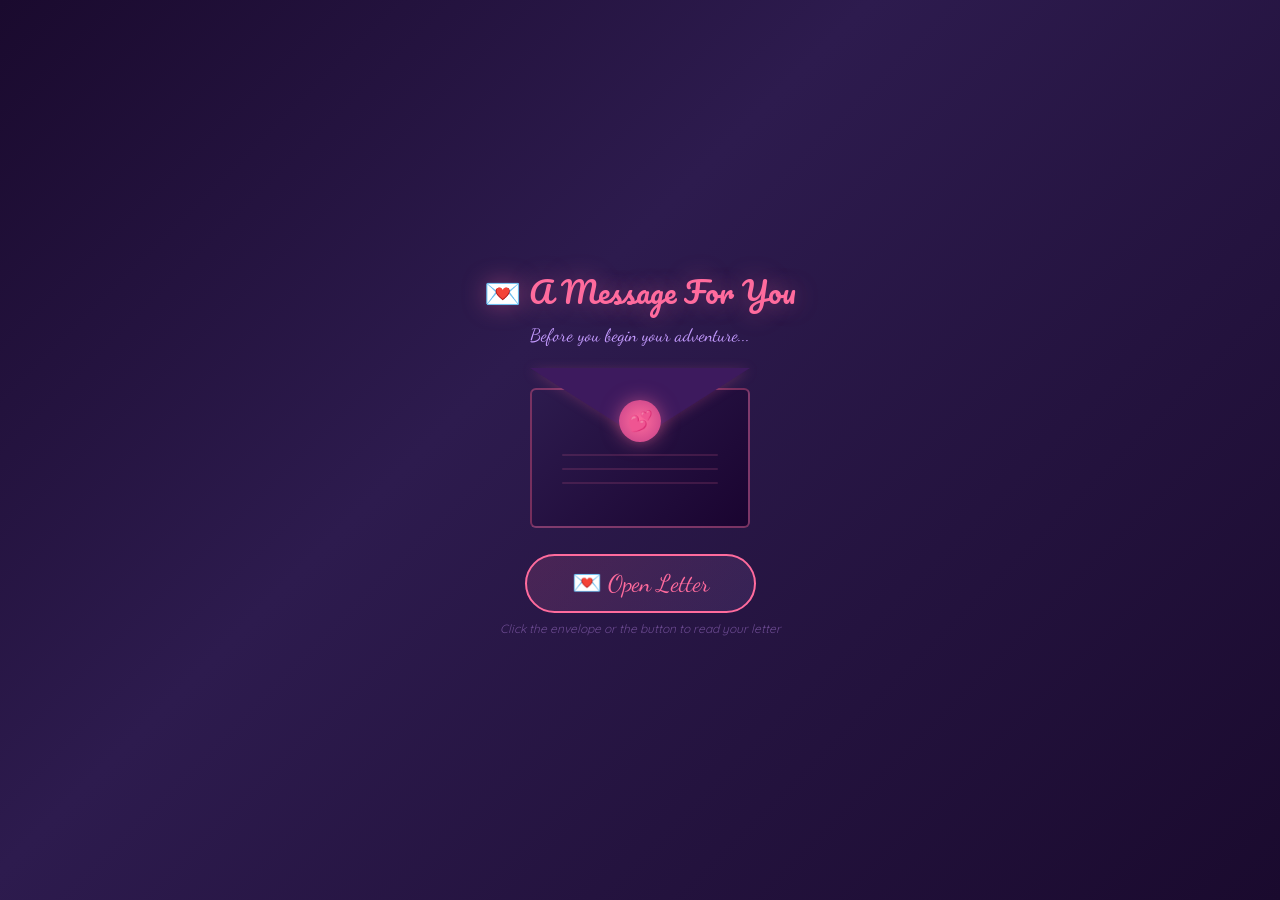
<file: love-game.html>
<!DOCTYPE html>
<html lang="en">
<head>
<meta charset="UTF-8">
<meta name="viewport" content="width=device-width, initial-scale=1.0">
<title>💕 A Game For You 💕</title>
<style>
@import url('https://fonts.googleapis.com/css2?family=Dancing+Script:wght@400;700&family=Quicksand:wght@300;400;600&family=Pacifico&display=swap');
*{margin:0;padding:0;box-sizing:border-box}
body{background:#0a0015;overflow:hidden;font-family:'Quicksand',sans-serif;user-select:none}
canvas#gameCanvas{display:block;position:fixed;top:0;left:0;z-index:0}

/* LEVEL COMPLETE OVERLAY */
#levelCompleteOverlay{position:fixed;inset:0;display:none;flex-direction:column;align-items:center;justify-content:center;background:rgba(8,0,18,.85);z-index:95;transition:opacity .5s}
#levelCompleteOverlay.show{display:flex}
.lc-icon{font-size:70px;animation:bp 1s ease-in-out infinite}
.lc-text{font-family:'Pacifico',cursive;font-size:38px;color:#ff6b9d;text-shadow:0 0 30px rgba(255,107,157,.5);margin-top:10px}
.lc-sub{font-family:'Dancing Script',cursive;font-size:22px;color:#ffb6d9;margin-top:8px}

/* START */
#startScreen{position:fixed;inset:0;display:flex;flex-direction:column;align-items:center;justify-content:center;z-index:200;transition:opacity 1.2s}
#startScreen.hidden{opacity:0;pointer-events:none}
.start-bg{position:absolute;inset:0;background:linear-gradient(135deg,#1a0a2e,#2d1b4e 40%,#1a0a2e 70%,#0f0520);overflow:hidden}
.float-heart{position:absolute;bottom:-60px;opacity:.22;animation:floatUp linear infinite}
@keyframes floatUp{0%{transform:translateY(0) rotate(0) scale(1);opacity:.22}50%{opacity:.45;transform:translateY(-55vh) rotate(180deg) scale(1.15)}100%{transform:translateY(-115vh) rotate(360deg) scale(.8);opacity:0}}
.start-content{position:relative;z-index:2;text-align:center}
/* HER IMAGE on start screen */
.her-photo{width:130px;height:130px;border-radius:50%;border:3px solid #ff6b9d;object-fit:cover;box-shadow:0 0 30px rgba(255,107,157,.4);margin-bottom:12px}
.her-photo-placeholder{width:130px;height:130px;border-radius:50%;border:3px solid #ff6b9d;background:linear-gradient(135deg,#2d1b4e,#1a0a2e);display:flex;align-items:center;justify-content:center;font-size:50px;box-shadow:0 0 30px rgba(255,107,157,.4);margin:0 auto 12px}
.title-main{font-family:'Pacifico',cursive;font-size:52px;color:#ff6b9d;text-shadow:0 0 40px rgba(255,107,157,.5);margin-bottom:5px}
.title-noor{font-family:'Dancing Script',cursive;font-size:64px;font-weight:700;color:#ffb6d9;text-shadow:0 0 40px rgba(255,182,217,.5);animation:tp 2.5s ease-in-out infinite}
@keyframes tp{0%,100%{transform:scale(1)}50%{transform:scale(1.04)}}
.title-sub{font-size:16px;color:#c49bff;letter-spacing:2px;margin:6px 0 25px}
.start-btn{padding:16px 60px;border:2px solid #ff6b9d;border-radius:50px;background:linear-gradient(135deg,rgba(255,107,157,.2),rgba(196,155,255,.15));color:#ff6b9d;font-family:'Dancing Script',cursive;font-size:28px;cursor:pointer;transition:all .3s;position:relative;overflow:hidden}
.start-btn:hover{background:linear-gradient(135deg,rgba(255,107,157,.4),rgba(196,155,255,.3));box-shadow:0 0 40px rgba(255,107,157,.4);transform:scale(1.06)}
.start-btn::after{content:'';position:absolute;top:-50%;left:-50%;width:200%;height:200%;background:linear-gradient(45deg,transparent,rgba(255,255,255,.08),transparent);animation:bs 3s infinite}
@keyframes bs{0%{transform:translateX(-100%) rotate(45deg)}100%{transform:translateX(100%) rotate(45deg)}}
.controls-info{margin-top:20px;color:#7755aa;font-size:12px;line-height:2}

/* HUD */
#hud{position:fixed;top:0;left:0;right:0;padding:8px 16px;display:none;justify-content:space-between;align-items:center;background:linear-gradient(180deg,rgba(26,10,46,.9),transparent);z-index:50;pointer-events:none}
.hud-left,.hud-right{display:flex;gap:14px;align-items:center;flex-wrap:wrap}
.hud-item{color:#d0b0ff;font-size:13px}.hud-item span{color:#ff6b9d;font-weight:600}
.hud-title{font-family:'Dancing Script',cursive;color:#c49bff;font-size:16px}

/* MISSION POPUP */
#missionPopup{position:fixed;inset:0;display:none;flex-direction:column;align-items:center;justify-content:center;background:rgba(8,0,18,.9);z-index:80}
#missionPopup.show{display:flex}
.mp-icon{font-size:50px;margin-bottom:8px}
.mp-title{font-family:'Pacifico',cursive;font-size:34px;color:#ff6b9d;text-shadow:0 0 25px rgba(255,107,157,.4);margin-bottom:5px;text-align:center}
.mp-sub{font-family:'Dancing Script',cursive;font-size:20px;color:#ffb6d9;margin-bottom:5px}
.mp-desc{font-size:15px;color:#b898dd;text-align:center;max-width:460px;line-height:1.7;margin-bottom:5px;white-space:pre-line}
.mp-goal{font-size:13px;color:#8a6cb8;margin-bottom:18px;text-align:center}
.mp-hint{font-size:12px;color:#6b50a0;margin-bottom:15px;text-align:center;font-style:italic}
.mp-btn{padding:12px 45px;border:2px solid #c49bff;border-radius:30px;background:rgba(196,155,255,.12);color:#c49bff;font-size:18px;cursor:pointer;transition:all .3s;font-family:'Dancing Script',cursive}
.mp-btn:hover{background:rgba(196,155,255,.3);box-shadow:0 0 20px rgba(196,155,255,.3)}

/* LOVE MSG */
#loveMsg{position:fixed;bottom:80px;left:50%;transform:translateX(-50%);padding:10px 26px;border-radius:18px;background:rgba(255,107,157,.15);border:1px solid rgba(255,107,157,.3);color:#ffb6d9;font-family:'Dancing Script',cursive;font-size:20px;opacity:0;transition:opacity .4s;z-index:60;pointer-events:none;white-space:nowrap}
#loveMsg.show{opacity:1}

/* PUZZLE POPUP */
#puzzlePopup{position:fixed;inset:0;display:none;flex-direction:column;align-items:center;justify-content:center;background:rgba(8,0,18,.92);z-index:85}
#puzzlePopup.show{display:flex}
.pz-title{font-family:'Pacifico',cursive;font-size:30px;color:#c49bff;margin-bottom:10px}
.pz-question{font-size:18px;color:#e0c0ff;text-align:center;max-width:450px;margin-bottom:20px;line-height:1.6}
.pz-options{display:flex;flex-direction:column;gap:10px;width:300px}
.pz-opt{padding:12px 20px;border:2px solid #6b3fa0;border-radius:12px;background:rgba(107,63,160,.15);color:#d0b0ff;font-size:16px;cursor:pointer;transition:all .3s;text-align:center}
.pz-opt:hover{background:rgba(107,63,160,.35);border-color:#9b6fd0;transform:scale(1.03)}
.pz-opt.correct{background:rgba(80,200,120,.25);border-color:#50c878;color:#90eeb0}
.pz-opt.wrong{background:rgba(255,60,60,.2);border-color:#ff4444;color:#ff8888}
.pz-result{font-family:'Dancing Script',cursive;font-size:22px;color:#ffb6d9;margin-top:12px;min-height:30px}

/* MINI GAME */
#miniGameOverlay{position:fixed;inset:0;display:none;flex-direction:column;align-items:center;justify-content:center;background:rgba(8,0,18,.95);z-index:90}
#miniGameOverlay.show{display:flex}
#miniGameOverlay h2{font-family:'Pacifico',cursive;color:#ff6b9d;font-size:32px;margin-bottom:3px}
.mini-sub{color:#b898dd;font-size:14px;margin-bottom:12px}
#miniGameCanvas{border:2px solid #6b3fa0;border-radius:8px;background:#0a0020}
#miniGameInfo{color:#ffb6d9;font-family:'Dancing Script',cursive;font-size:18px;margin-top:8px}
#miniGameBtn{display:none;margin-top:12px;padding:10px 35px;border:2px solid #ff6b9d;border-radius:30px;background:rgba(255,107,157,.12);color:#ff6b9d;font-family:'Dancing Script',cursive;font-size:18px;cursor:pointer;transition:all .3s}
#miniGameBtn:hover{background:rgba(255,107,157,.3)}

/* FINAL */
#finalScreen{position:fixed;inset:0;display:none;flex-direction:column;align-items:center;justify-content:center;background:linear-gradient(135deg,#1a0a2e,#2d1b4e,#1a0a2e);z-index:200;overflow-y:auto;padding:30px}
#finalScreen.show{display:flex}
.fh{font-size:80px;animation:bp 1.4s ease-in-out infinite}
@keyframes bp{0%,100%{transform:scale(1)}50%{transform:scale(1.2)}}
.ft{font-family:'Pacifico',cursive;font-size:42px;color:#ff6b9d;text-shadow:0 0 35px rgba(255,107,157,.5);margin:12px 0 5px}
.fn{font-family:'Dancing Script',cursive;font-size:50px;color:#ffb6d9;text-shadow:0 0 40px rgba(255,182,217,.4);margin-bottom:10px;animation:tp 2s ease-in-out infinite}
.fm{font-size:16px;color:#b898dd;text-align:center;max-width:500px;line-height:1.8;margin-bottom:8px}
.fp{font-family:'Dancing Script',cursive;font-size:18px;color:#ffb6d9;text-align:center;max-width:450px;line-height:2;margin:12px 0}
.fb{font-family:'Pacifico',cursive;font-size:28px;color:#ff6b9d;margin:8px 0}
.rbtn{margin-top:12px;padding:12px 45px;border:2px solid #ff6b9d;border-radius:50px;background:rgba(255,107,157,.12);color:#ff6b9d;font-family:'Dancing Script',cursive;font-size:20px;cursor:pointer;transition:all .3s}
.rbtn:hover{background:rgba(255,107,157,.3);transform:scale(1.05)}
.fwc{position:fixed;inset:0;pointer-events:none;z-index:199}
#miniSkipBtn{display:none;margin-top:8px;padding:8px 28px;border:1px solid #6b50a0;border-radius:20px;background:rgba(107,80,160,.15);color:#9b7fcc;font-size:13px;cursor:pointer;transition:all .3s;font-family:'Quicksand',sans-serif}
#miniSkipBtn:hover{background:rgba(107,80,160,.35);color:#c49bff}

/* LOVE LETTER SCREEN */
#letterScreen{position:fixed;inset:0;display:flex;flex-direction:column;align-items:center;justify-content:center;z-index:300;background:linear-gradient(135deg,#1a0a2e,#2d1b4e 40%,#1a0a2e);overflow:hidden;transition:opacity 1s}
#letterScreen.hidden{opacity:0;pointer-events:none}
.ls-floats{position:absolute;inset:0;pointer-events:none}
.ls-envelope{width:220px;height:160px;position:relative;cursor:pointer;margin-bottom:10px;transition:transform .3s}
.ls-envelope:hover{transform:scale(1.04)}
.env-body{width:220px;height:140px;background:linear-gradient(135deg,#2d1b4e,#1a0430);border:2px solid rgba(255,107,157,.4);border-radius:6px;position:absolute;bottom:0}
.env-flap{width:0;height:0;border-left:110px solid transparent;border-right:110px solid transparent;border-top:70px solid #3d1a5e;position:absolute;top:0;left:0;transform-origin:top center;transition:transform .5s;filter:drop-shadow(0 2px 6px rgba(255,107,157,.2))}
.env-flap.open{transform:rotateX(180deg)}
.env-seal{width:42px;height:42px;background:radial-gradient(circle,#ff6b9d,#c44088);border-radius:50%;position:absolute;top:32px;left:89px;display:flex;align-items:center;justify-content:center;font-size:20px;box-shadow:0 0 18px rgba(255,107,157,.5);transition:opacity .4s}
.env-seal.hidden{opacity:0}
.env-lines{position:absolute;bottom:30px;left:30px;right:30px}
.env-lines div{height:2px;background:rgba(255,107,157,.15);margin:12px 0;border-radius:2px}
.letter-paper{position:absolute;background:linear-gradient(160deg,#fffef8,#fff5f9);border-radius:6px;padding:20px 22px;width:260px;min-height:auto;box-shadow:0 8px 30px rgba(0,0,0,.4);font-family:'Dancing Script',cursive;transition:transform .6s,opacity .6s;transform:translateY(0);opacity:0;z-index:2;top:-30px;left:-20px;pointer-events:none}
.letter-paper.revealed{opacity:1;transform:translateY(-90px)}
.letter-heading{font-size:15px;color:#c44088;font-weight:700;margin-bottom:8px;text-align:center}
.letter-body{font-size:13px;color:#5a2d60;line-height:1.9}
.letter-sign{font-size:14px;color:#c44088;margin-top:10px;text-align:right;font-weight:700}
.ls-title{font-family:'Pacifico',cursive;font-size:30px;color:#ff6b9d;text-shadow:0 0 25px rgba(255,107,157,.4);margin-bottom:6px;text-align:center}
.ls-sub{font-family:'Dancing Script',cursive;font-size:18px;color:#c49bff;margin-bottom:22px;text-align:center}
.ls-open-btn{padding:13px 45px;border:2px solid #ff6b9d;border-radius:50px;background:linear-gradient(135deg,rgba(255,107,157,.15),rgba(196,155,255,.1));color:#ff6b9d;font-family:'Dancing Script',cursive;font-size:24px;cursor:pointer;transition:all .3s;margin-top:16px}
.ls-open-btn:hover{background:linear-gradient(135deg,rgba(255,107,157,.35),rgba(196,155,255,.25));box-shadow:0 0 30px rgba(255,107,157,.3);transform:scale(1.05)}
.ls-play-btn{padding:13px 45px;border:2px solid #c49bff;border-radius:50px;background:linear-gradient(135deg,rgba(196,155,255,.15),rgba(255,107,157,.1));color:#c49bff;font-family:'Dancing Script',cursive;font-size:24px;cursor:pointer;transition:all .3s;margin-top:16px;display:none}
.ls-play-btn:hover{background:rgba(196,155,255,.3);box-shadow:0 0 30px rgba(196,155,255,.3);transform:scale(1.05)}
.ls-hint{font-size:12px;color:#6b4a90;margin-top:8px;text-align:center;font-style:italic}

/* DOOR */
.door-hint{font-family:'Dancing Script',cursive;font-size:14px;color:#ffaa44;background:rgba(0,0,0,.5);padding:4px 10px;border-radius:8px;pointer-events:none}
</style>
</head>
<body>

<!-- GAME CANVAS (must be FIRST so overlays render on top) -->
<canvas id="gameCanvas"></canvas>

<!-- LOVE LETTER SCREEN (shows before everything) -->
<div id="letterScreen">
<div class="ls-floats" id="lsFloats"></div>
<div class="ls-title">💌 A Message For You</div>
<div class="ls-sub">Before you begin your adventure...</div>
<div style="position:relative;display:inline-block">
  <div class="ls-envelope" id="lsEnvelope" onclick="openLetter()">
    <div class="env-body"><div class="env-lines"><div></div><div></div><div></div></div></div>
    <div class="env-flap" id="envFlap"></div>
    <div class="env-seal" id="envSeal">💕</div>
  </div>
  <div class="letter-paper" id="letterPaper">
    <div class="letter-heading">~ To My Dearest Noor ~</div>
    <div class="letter-body">
      I made this little world<br>
      just for you. 🌸<br><br>
      Every heart you collect<br>
      is a piece of my love.<br>
      Every star is a wish I made<br>
      thinking of you.<br><br>
      Dooody will be by<br>
      your side — just like<br>
      I always will be. 💙<br><br>
      Play, laugh, and know<br>
      that you are so loved.
    </div>
    <div class="letter-sign">Forever Yours ❤️</div>
  </div>
</div>
<button class="ls-open-btn" id="lsOpenBtn" onclick="openLetter()">💌 Open Letter</button>
<button class="ls-play-btn" id="lsPlayBtn" onclick="closeLetter()">💕 Start Adventure</button>
<div class="ls-hint" id="lsHint">Click the envelope or the button to read your letter</div>
</div>

<!-- START -->
<div id="startScreen" style="opacity:0;pointer-events:none">
<div class="start-bg" id="startBg"></div>
<div class="start-content">
<!-- 
  ★ TO ADD HER PHOTO: Replace the placeholder div below with:
  <img class="her-photo" src="her-photo.jpg" alt="♥">
  Put the image file (her-photo.jpg) in the same folder as this file.
-->
<div class="her-photo-placeholder">👑</div>
<div class="title-main">A Game For</div>
<div class="title-noor">✨ Noor ✨</div>
<div class="title-sub">~ 20 levels of adventure ~</div>
<button class="start-btn" id="mainStartBtn" onclick="startGame()">💕 Start Adventure 💕</button>
<div class="controls-info">
🎮 Arrow Keys / WASD — Move &amp; Jump<br>
🧩 Solve puzzles, defeat enemies, survive traps<br>
💖 Collect items to win each level<br>
💙 Dooody is by your side!
</div>
</div>
</div>

<!-- HUD -->
<div id="hud">
<div class="hud-left">
<div class="hud-item">❤️ <span id="hLives">5</span></div>
<div class="hud-item">💖 <span id="hHearts">0</span></div>
<div class="hud-item">🌹 <span id="hRoses">0</span></div>
<div class="hud-item">💌 <span id="hLetters">0</span></div>
<div class="hud-item">⭐ <span id="hStars">0</span></div>
<div class="hud-item">🔑 <span id="hKeys">0</span></div>
</div>
<div class="hud-right" style="gap:10px">
<div class="hud-title" id="missionLabel">Level 1 / 20</div>
<button onclick="missionDone=false;loadMission(3)" style="padding:4px 12px;border:1px solid #ff6b9d;border-radius:12px;background:rgba(255,107,157,.15);color:#ff6b9d;font-size:11px;cursor:pointer;pointer-events:auto">⏩ Go to Lvl 4</button>
<button id="muteBtn" onclick="toggleMusic()" title="Toggle Music" style="padding:4px 10px;border:1px solid #c49bff;border-radius:12px;background:rgba(196,155,255,.12);color:#c49bff;font-size:14px;cursor:pointer;pointer-events:auto">🎵</button>
<button id="sfxBtn" onclick="toggleSFX()" title="Toggle Sound FX" style="padding:4px 10px;border:1px solid #c49bff;border-radius:12px;background:rgba(196,155,255,.12);color:#c49bff;font-size:14px;cursor:pointer;pointer-events:auto">🔔</button>
</div>
</div>

<!-- MISSION POPUP -->
<div id="missionPopup">
<div class="mp-icon" id="mpIcon"></div>
<div class="mp-title" id="mpTitle"></div>
<div class="mp-sub" id="mpSub"></div>
<div class="mp-desc" id="mpDesc"></div>
<div class="mp-goal" id="mpGoal"></div>
<div class="mp-hint" id="mpHint"></div>
<button class="mp-btn" onclick="closeMission()">⚔️ Let's Go!</button>
</div>

<!-- LOVE MSG -->
<div id="loveMsg"></div>

<!-- PUZZLE POPUP -->
<div id="puzzlePopup">
<div class="pz-title" id="pzTitle">🧩 الغاز</div>
<div class="pz-question" id="pzQuestion"></div>
<div class="pz-options" id="pzOptions"></div>
<div class="pz-result" id="pzResult"></div>
</div>

<!-- MINI GAME -->
<div id="miniGameOverlay">
<h2 id="miniTitle"></h2>
<div class="mini-sub" id="miniSub"></div>
<canvas id="miniGameCanvas" width="400" height="400"></canvas>
<div id="miniGameInfo"></div>
<button id="miniGameBtn" onclick="miniGameDone()">Continue →</button>
<button id="miniSkipBtn" onclick="skipMiniGame()">⏭️ Skip Level</button>
</div>

<!-- LEVEL COMPLETE -->
<div id="levelCompleteOverlay">
<div class="lc-icon">🎉</div>
<div class="lc-text">Level Complete!</div>
<div class="lc-sub" id="lcSub">Amazing job! 💕</div>
</div>

<!-- FINAL -->
<div id="finalScreen">
<canvas class="fwc" id="fireworkCanvas"></canvas>
<div class="fh">💖</div>
<div class="ft">I Love You</div>
<div class="fn">Noor 👑</div>
<div class="fm">You conquered every level, solved every puzzle, survived every trap...<br>Just like how you make my life an incredible adventure.</div>
<div class="fp">
You are the light in my universe,<br>
The reason my heart beats in verse.<br>
No level too hard, no puzzle too deep,<br>
When you're the treasure I get to keep. 💕
</div>
<div class="fb">Forever Yours ❤️</div>
<div class="fm" style="color:#4488ff;font-size:15px">💙 Dooody was with you every step of the way 💙</div>
<div class="fm" style="font-size:14px;color:#8a6cb8">
Every heart = a reason I love you • Every star = a wish for us<br>
Every key you found = unlocking more of my heart
</div>
<button class="rbtn" onclick="location.reload()">🔄 Play Again</button>
</div>

<!-- YouTube BG Music container (hidden) -->
<div id="ytContainer" style="position:fixed;width:1px;height:1px;opacity:0;pointer-events:none;z-index:-1"></div>

<script>
const canvas=document.getElementById('gameCanvas'),ctx=canvas.getContext('2d');
function resize(){canvas.width=innerWidth;canvas.height=innerHeight}
resize();addEventListener('resize',resize);

// floating hearts start screen
(function(){const c=document.getElementById('startBg');
const s=['💕','❤️','✨','🌹','⭐','💌','🌸','💗'];
for(let i=0;i<35;i++){const h=document.createElement('div');h.className='float-heart';
h.textContent=s[i%s.length];h.style.left=Math.random()*100+'%';
h.style.animationDuration=(7+Math.random()*12)+'s';h.style.animationDelay=Math.random()*10+'s';
h.style.fontSize=(14+Math.random()*22)+'px';c.appendChild(h)}})();

// ═══════════════════════════════════════
// LETTER SCREEN — shown before start
// ═══════════════════════════════════════
(function(){const c=document.getElementById('lsFloats');
const s=['💕','❤️','✨','🌹','💌','🌸','💗','⭐'];
for(let i=0;i<28;i++){const h=document.createElement('div');h.className='float-heart';
h.textContent=s[i%s.length];h.style.left=Math.random()*100+'%';
h.style.animationDuration=(8+Math.random()*10)+'s';h.style.animationDelay=Math.random()*8+'s';
h.style.fontSize=(12+Math.random()*18)+'px';c.appendChild(h)}})();
let letterOpened=false;
function openLetter(){
if(letterOpened)return;letterOpened=true;
document.getElementById('envFlap').classList.add('open');
document.getElementById('envSeal').classList.add('hidden');
document.getElementById('lsEnvelope').style.pointerEvents='none';
setTimeout(()=>{
document.getElementById('letterPaper').classList.add('revealed');
document.getElementById('lsOpenBtn').style.display='none';
document.getElementById('lsPlayBtn').style.display='inline-block';
document.getElementById('lsHint').textContent='Read the letter, then begin your adventure 💕';
},600);
}
function closeLetter(){
const ls=document.getElementById('letterScreen');
ls.style.transition='opacity .8s';ls.style.opacity='0';
const ss=document.getElementById('startScreen');
ss.style.transition='opacity .8s';
setTimeout(()=>{ls.style.display='none';ss.style.opacity='1';ss.style.pointerEvents='auto';},850);
}

// ═══════════════════════════════════════
// SOUND ENGINE
// ═══════════════════════════════════════
let audioCtx=null,musicMuted=false,sfxMuted=false,ytPlayer=null;
function initAudio(){
if(!audioCtx){audioCtx=new(window.AudioContext||window.webkitAudioContext)();}
if(audioCtx.state==='suspended')audioCtx.resume();
}
function _tone(notes){// notes: [{f,t:type,dur,vol,from,to,delay}]
if(sfxMuted||!audioCtx)return;
notes.forEach(n=>{
try{const o=audioCtx.createOscillator(),g=audioCtx.createGain();
o.connect(g);g.connect(audioCtx.destination);
o.type=n.t||'sine';
const now=audioCtx.currentTime+(n.delay||0);
if(n.from){o.frequency.setValueAtTime(n.from,now);o.frequency.exponentialRampToValueAtTime(n.to||n.f,now+n.dur);}
else o.frequency.setValueAtTime(n.f,now);
g.gain.setValueAtTime(n.vol||0.25,now);
g.gain.exponentialRampToValueAtTime(0.001,now+n.dur);
o.start(now);o.stop(now+n.dur+0.01);}catch(e){}
});}
// individual sounds
function sndJump(){initAudio();_tone([{f:520,t:'sine',dur:.13,vol:.18,from:260,to:520}]);}
function sndLand(){initAudio();_tone([{f:120,t:'sine',dur:.08,vol:.12,from:180,to:80}]);}
function sndCollect(){initAudio();_tone([{f:523,t:'sine',dur:.12,vol:.2},{f:659,t:'sine',dur:.12,vol:.2,delay:.08},{f:784,t:'sine',dur:.18,vol:.22,delay:.16}]);}
function sndKeyCollect(){initAudio();_tone([{f:1047,t:'triangle',dur:.1,vol:.2},{f:1319,t:'triangle',dur:.1,vol:.2,delay:.07},{f:1568,t:'triangle',dur:.18,vol:.22,delay:.14},{f:2093,t:'triangle',dur:.22,vol:.18,delay:.21}]);}
function sndHurt(){initAudio();_tone([{f:120,t:'sawtooth',dur:.35,vol:.3,from:380,to:90},{f:80,t:'square',dur:.2,vol:.15,delay:.1}]);}
function sndKill(){initAudio();_tone([{f:900,t:'square',dur:.08,vol:.2},{f:700,t:'square',dur:.08,vol:.2,delay:.07},{f:1100,t:'sine',dur:.14,vol:.22,delay:.14}]);}
function sndLevelComplete(){initAudio();_tone([{f:523,t:'sine',dur:.2,vol:.25},{f:659,t:'sine',dur:.2,vol:.25,delay:.12},{f:784,t:'sine',dur:.2,vol:.25,delay:.24},{f:1047,t:'sine',dur:.4,vol:.28,delay:.36}]);}
function sndWin(){initAudio();[523,659,784,659,784,1047,784,1047,1319].forEach((f,i)=>_tone([{f,t:'sine',dur:.35,vol:.22,delay:i*.14}]));}
function sndPuzzleCorrect(){initAudio();_tone([{f:659,t:'sine',dur:.15,vol:.25},{f:784,t:'sine',dur:.15,vol:.25,delay:.1},{f:1047,t:'sine',dur:.28,vol:.28,delay:.2}]);}
function sndPuzzleWrong(){initAudio();_tone([{f:280,t:'sawtooth',dur:.18,vol:.25},{f:220,t:'sawtooth',dur:.22,vol:.25,delay:.16}]);}
function sndDoorOpen(){initAudio();_tone([{f:220,t:'sine',dur:.6,vol:.3,from:220,to:880},{f:440,t:'triangle',dur:.4,vol:.2,delay:.3}]);}
function sndSpike(){initAudio();_tone([{f:200,t:'square',dur:.12,vol:.2},{f:150,t:'square',dur:.15,vol:.18,delay:.1}]);}
function sndMiniWin(){initAudio();[784,880,1047,880,1047,1319].forEach((f,i)=>_tone([{f,t:'sine',dur:.25,vol:.22,delay:i*.1}]));}

// ── YouTube background music via IFrame API
(function(){
const tag=document.createElement('script');
tag.src='https://www.youtube.com/iframe_api';
document.head.appendChild(tag);
})();
window.onYouTubeIframeAPIReady=function(){
ytPlayer=new YT.Player('ytContainer',{
height:'1',width:'1',
videoId:'jfKfPfyJRdk',// LoFi Girl 24/7 — soft romantic lofi
playerVars:{autoplay:1,loop:1,controls:0,disablekb:1,fs:0,
iv_load_policy:3,modestbranding:1,playsinline:1,rel:0,mute:0},
events:{onReady:e=>{e.target.setVolume(28);e.target.playVideo();}}
});
};
function toggleMusic(){
musicMuted=!musicMuted;
const b=document.getElementById('muteBtn');
if(musicMuted){if(ytPlayer&&ytPlayer.mute)ytPlayer.mute();b.textContent='🔇';}
else{if(ytPlayer&&ytPlayer.unMute)ytPlayer.unMute();b.textContent='🎵';}
}
function toggleSFX(){
sfxMuted=!sfxMuted;
const b=document.getElementById('sfxBtn');
b.textContent=sfxMuted?'🔕':'🔔';
}

const keys={};
addEventListener('keydown',e=>{keys[e.code]=true;
if(['Space','ArrowUp','ArrowDown','ArrowLeft','ArrowRight'].includes(e.code))e.preventDefault()});
addEventListener('keyup',e=>{keys[e.code]=false});

// ═══════════════════════════════════════
// LOVE MESSAGES (less frequent, varied)
// ═══════════════════════════════════════
const loveMsg=[
"You make everything beautiful 💕","My heart is yours ❤️","You're incredible ✨",
"Thinking of you always 💭","You light up my world 🌟","My favorite adventure 💖",
"Every step is for you 👣","You're worth every level 🏆","Unstoppable! 💪",
"My heart smiles because of you 😊","Beautiful soul ✨","You're my forever 💕",
"I'd cross any ocean for you 🌊","My lucky star ⭐","You amaze me 🌹",
"The best is yet to come 💫","My whole heart 💖","You and me, always ❤️"
];

// ═══════════════════════════════════════
// PUZZLES DATABASE (الغاز)
// ═══════════════════════════════════════
const puzzlesDB=[
{q:"I have keys but no locks. I have space but no room. You can enter but you can't go outside. What am I?",opts:["A keyboard","A house","A car","A phone"],ans:0},
{q:"The more you take, the more you leave behind. What am I?",opts:["Footsteps","Money","Time","Photos"],ans:0},
{q:"I speak without a mouth and hear without ears. I have no body, but I come alive with the wind. What am I?",opts:["A ghost","An echo","A shadow","A dream"],ans:1},
{q:"What has a heart that doesn't beat?",opts:["A robot","A deck of cards","A clock","A stone"],ans:1},
{q:"I'm tall when I'm young, and short when I'm old. What am I?",opts:["A tree","A candle","A person","A building"],ans:1},
{q:"What can travel around the world while staying in a corner?",opts:["A spider","A stamp","Internet","A thought"],ans:1},
{q:"What has many teeth but cannot bite?",opts:["A shark","A comb","A saw","A zipper"],ans:1},
{q:"What gets wetter the more it dries?",opts:["A sponge","A towel","Rain","Sand"],ans:1},
{q:"I have cities but no houses, forests but no trees, and water but no fish. What am I?",opts:["A dream","A painting","A map","A story"],ans:2},
{q:"What can you catch but not throw?",opts:["A ball","A cold","A fish","Air"],ans:1},
{q:"What has hands but can't clap?",opts:["A mannequin","A clock","A statue","A puppet"],ans:1},
{q:"I follow you everywhere but you can never touch me. What am I?",opts:["A shadow","A ghost","The wind","A memory"],ans:0},
{q:"What begins with T, ends with T, and has T in it?",opts:["Toast","Teapot","Tent","Test"],ans:1},
{q:"The person who makes it, sells it. The person who buys it never uses it. The person who uses it never knows they're using it. What is it?",opts:["Medicine","A coffin","Insurance","A gift"],ans:1},
{q:"What can fill a room but takes up no space?",opts:["Air","Light","Sound","Love"],ans:1},
{q:"I have a neck but no head. What am I?",opts:["A snake","A guitar","A bottle","A shirt"],ans:2},
{q:"What goes up but never comes down?",opts:["A balloon","Your age","A rocket","Temperature"],ans:1},
{q:"What invention lets you look right through a wall?",opts:["X-ray","A window","A camera","A drill"],ans:1},
{q:"What 5-letter word becomes shorter when you add 2 letters to it?",opts:["Small","Short","Quick","Tiny"],ans:1},
{q:"What is always in front of you but can't be seen?",opts:["Air","The future","Your nose","Tomorrow"],ans:1},
];

// ═══════════════════════════════════════
// 20 LEVELS — ADVENTURE FOCUSED
// ═══════════════════════════════════════
const missions=[
{title:"⚔️ The Journey Begins",icon:"🏔️",sub:"First steps into adventure",desc:"Learn the basics! Jump across platforms\nand collect 8 hearts to open the gate.",goal:{hearts:8},bg:['#0a0015','#1a0a2e','#2d1050'],mobs:1,type:'platform',hint:"Use arrow keys to move, up to jump!",spikes:0,keys:0,puzzle:false,moving:0},
{title:"🌹 Garden of Thorns",icon:"🌹",sub:"Beauty is dangerous",desc:"Navigate through the thorn garden.\nCollect 7 roses — watch for spikes!",goal:{roses:7},bg:['#0f0520','#1a1035','#2a0a3a'],mobs:2,type:'platform',hint:"Spikes hurt! Time your jumps carefully.",spikes:3,keys:0,puzzle:false,moving:0},
{title:"🧩 The First Riddle",icon:"🧩",sub:"Think before you leap",desc:"A mysterious gate blocks your path.\nSolve the riddle to prove your worth!",goal:{puzzle:true},bg:['#120828','#1e0e40','#0d0520'],mobs:0,type:'puzzle',hint:"Read carefully — the answer hides in plain sight.",spikes:0,keys:0,puzzle:true,moving:0},
{title:"⭐ Starfall Canyon",icon:"🌠",sub:"Stars are falling from the sky",desc:"Race through the canyon!\nCollect 10 stars before they fade away.",goal:{stars:10},bg:['#050010','#0a0025','#15003a'],mobs:3,type:'platform',hint:"Stars move! Chase them down.",spikes:2,keys:0,puzzle:false,moving:2},
{title:"🐍 Snake Challenge",icon:"🐍",sub:"A test of reflexes",desc:"Guide the snake to eat 15 hearts.\nDon't hit walls or your own tail!",goal:{minigame:'snake',target:15},bg:['#0d0020','#1a0a3e','#2a1050'],mobs:0,type:'minigame',hint:"",spikes:0,keys:0,puzzle:false,moving:0},
{title:"🔑 The Locked Temple",icon:"🏛️",sub:"Find the keys, unlock the secrets",desc:"Collect 3 keys to unlock the temple gate,\nthen gather 8 hearts inside.",goal:{hearts:8,keysNeeded:3},bg:['#0a0030','#1a1050','#251060'],mobs:3,type:'platform',hint:"Keys are hidden on high platforms!",spikes:3,keys:3,puzzle:false,moving:1},
{title:"🧩 Riddle of the Flames",icon:"🔥",sub:"Fire blocks your path",desc:"Another riddle stands between you\nand the next chapter of this story.",goal:{puzzle:true},bg:['#150520','#2a1040','#1a0a30'],mobs:0,type:'puzzle',hint:"Think outside the box!",spikes:0,keys:0,puzzle:true,moving:0},
{title:"🌙 Midnight Gauntlet",icon:"🌙",sub:"Darkness tests the brave",desc:"The hardest platforming yet!\n12 stars scattered across deadly platforms.",goal:{stars:12},bg:['#020005','#06001a','#0e002e'],mobs:4,type:'platform',hint:"Watch for moving platforms and bats!",spikes:5,keys:0,puzzle:false,moving:4},
{title:"🧠 Memory Challenge",icon:"🧠",sub:"Test your memory",desc:"Match pairs of symbols to unlock\nthe path forward. Find all 8 pairs!",goal:{minigame:'memory',target:8},bg:['#0d0020','#1a0a3e','#2a1050'],mobs:0,type:'minigame',hint:"",spikes:0,keys:0,puzzle:false,moving:0},
{title:"💀 Spike Valley",icon:"💀",sub:"One wrong step and...",desc:"Navigate the deadliest valley!\n6 letters hidden among the spikes.",goal:{letters:6},bg:['#100010','#1e0820','#2d0530'],mobs:4,type:'platform',hint:"Patience > Speed here!",spikes:8,keys:0,puzzle:false,moving:2},
{title:"🧩 The Sphinx's Question",icon:"🗿",sub:"Answer wisely",desc:"The Sphinx blocks the bridge.\nOnly the clever may pass!",goal:{puzzle:true},bg:['#120828','#1e0e40','#0d0520'],mobs:0,type:'puzzle',hint:"Ancient wisdom required.",spikes:0,keys:0,puzzle:true,moving:0},
{title:"🎯 Heart Catcher",icon:"🎯",sub:"Quick reflexes needed!",desc:"Catch 20 falling hearts!\nYou have 30 seconds. Don't miss!",goal:{minigame:'catch',target:20},bg:['#0d0020','#1a0a3e','#2a1050'],mobs:0,type:'minigame',hint:"",spikes:0,keys:0,puzzle:false,moving:0},
{title:"🏰 Castle Siege",icon:"🏰",sub:"Storm the enchanted castle",desc:"Fight through enemies and traps!\nCollect 8 roses, 8 hearts, and 4 stars.",goal:{roses:8,hearts:8,stars:4},bg:['#0f0020','#1e0a3e','#2d1555'],mobs:6,type:'platform',hint:"Jump on enemies to defeat them!",spikes:5,keys:2,puzzle:false,moving:3},
{title:"🧩 Riddle of the Abyss",icon:"🕳️",sub:"Look into the darkness",desc:"The abyss asks a question.\nAnswer correctly or face the challenge again!",goal:{puzzle:true},bg:['#050008','#0a0015','#120020'],mobs:0,type:'puzzle',hint:"The answer is simpler than you think.",spikes:0,keys:0,puzzle:true,moving:0},
{title:"🎨 Paint Your Love",icon:"🎨",sub:"Create something beautiful",desc:"Click to paint a canvas with love stamps!\n25 stamps to complete the masterpiece.",goal:{minigame:'paint',target:25},bg:['#0d0020','#1a0a3e','#2a1050'],mobs:0,type:'minigame',hint:"",spikes:0,keys:0,puzzle:false,moving:0},
{title:"⚡ Thunder Peaks",icon:"⚡",sub:"Speed and precision",desc:"Race across electrified platforms!\nCollect 10 hearts, 5 roses, 5 stars.",goal:{hearts:10,roses:5,stars:5},bg:['#0a0020','#151040','#200a4a'],mobs:5,type:'platform',hint:"Moving platforms require perfect timing!",spikes:6,keys:0,puzzle:false,moving:5},
{title:"🧩 The Final Riddle",icon:"🔮",sub:"The last test of wisdom",desc:"One final riddle before the grand challenge.\nProve you are worthy!",goal:{puzzle:true},bg:['#0d0015','#180a30','#220a40'],mobs:0,type:'puzzle',hint:"You've come so far — you can do this!",spikes:0,keys:0,puzzle:true,moving:0},
{title:"🌊 Ocean of Trials",icon:"🌊",sub:"The deepest challenge",desc:"Survive the ocean gauntlet!\n10 hearts, 5 roses, 5 stars, 5 letters.",goal:{hearts:10,roses:5,stars:5,letters:5},bg:['#000a1a','#001030','#051540'],mobs:7,type:'platform',hint:"Enemies are everywhere — stay sharp!",spikes:7,keys:3,puzzle:false,moving:4},
{title:"🐍 Snake Master",icon:"🐍",sub:"The ultimate snake challenge",desc:"Faster, longer, harder!\nEat 25 hearts to prove mastery!",goal:{minigame:'snake2',target:25},bg:['#0d0020','#1a0a3e','#2a1050'],mobs:0,type:'minigame',hint:"",spikes:0,keys:0,puzzle:false,moving:0},
{title:"👑 The Final Castle",icon:"👑",sub:"The grand finale",desc:"Everything you've learned leads here.\n15💖  10🌹  10⭐  8💌  4🔑\nConquer this and claim your victory!",goal:{hearts:15,roses:10,stars:10,letters:8,keysNeeded:4},bg:['#0d0020','#1a0a3e','#2d1555'],mobs:8,type:'platform',hint:"The hardest level — give it everything!",spikes:10,keys:4,puzzle:false,moving:5}
];

// ═══════════════════════════════════════
// GAME STATE
// ═══════════════════════════════════════
let gameRunning=false,gamePaused=false,currentMission=0,missionDone=false;
let platforms=[],collectibles=
[],enemies=[],particles=[],bgStars=[],spikes=[],movingPlats=[];
let cameraX=0,levelWidth=3000;
let door=null,doorOpen=false,playerJumped=false;
const GRAVITY=0.55,FRICTION=0.83;
const player={x:100,y:400,w:34,h:42,vx:0,vy:0,jumpPow:-13.5,grounded:false,facing:1,
lives:5,hearts:0,roses:0,letters:0,stars:0,foundKeys:0,invincible:0,walkFrame:0};

// ═══════════════════════════════════════
// DOOODY — Blue companion (you!)
// ═══════════════════════════════════════
const dooody={x:60,y:400,w:30,h:38,vx:0,vy:0,grounded:false,facing:1,walkFrame:0};
const dooodySayings=['You got this! 💪','Keep going! 🌟','I\'m here for you! 💙','Together we win! ✨','Love you! 💕','So proud of you! 🏆'];
let dooodySayTimer=0,dooodySayText='';
let dooodTarget=null,dooodRageTimer=0; // revenge target

// ═══════════════════════════════════════
// LEVEL GENERATION
// ═══════════════════════════════════════
function genStars(){bgStars=[];for(let i=0;i<200;i++)bgStars.push({x:Math.random()*levelWidth,y:Math.random()*(canvas.height-80),r:Math.random()*1.8+.4,tw:Math.random()*Math.PI*2,sp:.02+Math.random()*.025})}

function genLevel(idx){
const m=missions[idx];
if(m.type==='minigame'||m.type==='puzzle'){showMissionPopup(idx);return}
platforms=[];collectibles=[];enemies=[];particles=[];spikes=[];movingPlats=[];
levelWidth=3200+idx*300;

// Ground
for(let x=0;x<levelWidth;x+=180)platforms.push({x,y:canvas.height-45,w:180,h:45,type:'ground'});
// Gaps
if(idx>2){const gc=Math.min(Math.floor(idx/3),5);
for(let g=0;g<gc;g++){const gx=500+g*(levelWidth/(gc+1));
platforms=platforms.filter(p=>!(p.type==='ground'&&p.x>=gx&&p.x<gx+180))}}

// Float platforms
const pc=20+idx*3;
for(let i=0;i<pc;i++){
const px=150+(i/pc)*(levelWidth-300)+((Math.random()-.5)*50);
const py=canvas.height-130-Math.random()*310;
const pw=75+Math.random()*85;
platforms.push({x:px,y:py,w:pw,h:16,type:'float',origY:py,
floatOff:Math.random()*Math.PI*2,floatAmp:3+Math.random()*7,floatSpd:.005+Math.random()*.008})}

// Moving platforms
for(let i=0;i<(m.moving||0);i++){
const mx=300+(i/(m.moving+1))*(levelWidth-400);
const my=canvas.height-150-Math.random()*200;
movingPlats.push({x:mx,y:my,w:90,h:16,type:'moving',origX:mx,origY:my,
moveX:Math.random()>.5?80+Math.random()*60:0,moveY:Math.random()>.5?40+Math.random()*40:0,
moveSpd:.015+Math.random()*.01,moveOff:Math.random()*Math.PI*2})}

// Spikes
for(let i=0;i<(m.spikes||0);i++){
const sx=400+(i/(m.spikes+1))*(levelWidth-500);
spikes.push({x:sx,y:canvas.height-60,w:40,h:15})}

// Collectibles
const goal=m.goal;const types=[];
const add=(t,n)=>{for(let i=0;i<n+Math.ceil(idx/6)+1;i++)types.push(t)};
if(goal.hearts)add('heart',goal.hearts);
if(goal.roses)add('rose',goal.roses);
if(goal.letters)add('letter',goal.letters);
if(goal.stars)add('star',goal.stars);
// Keys
for(let i=0;i<(m.keys||0);i++)types.push('key');
// Shuffle
for(let i=types.length-1;i>0;i--){const j=Math.floor(Math.random()*(i+1));[types[i],types[j]]=[types[j],types[i]]}
for(let i=0;i<types.length;i++){
const cx=200+(i/types.length)*(levelWidth-400)+Math.random()*60;
const cy=canvas.height-90-Math.random()*340;
collectibles.push({x:cx,y:cy,w:28,h:28,type:types[i],collected:false,bob:Math.random()*Math.PI*2})}

// Enemies
const mc=m.mobs||0;
for(let i=0;i<mc;i++){
const ex=350+(i/(mc+1))*(levelWidth-500);
const r=Math.random();
let et='shadow';
if(r<.18&&idx>4)et='bat';
else if(r<.32&&idx>2)et='butterfly';
else if(r<.48&&idx>1)et='bunny';
else if(r<.62&&idx>7)et='spider';
const isAir=et==='bat'||et==='butterfly'||et==='spider';
const ey=isAir?canvas.height-220-Math.random()*80:canvas.height-80;
enemies.push({x:ex,y:ey,w:32,h:32,vx:(et==='bunny'?.7:1)+Math.random()*1.2*(idx>12?1.3:1),
range:100+Math.random()*90,origX:ex,type:et,origY:ey,
batOff:Math.random()*Math.PI*2,hopTimer:0,hopVy:0,hopGrounded:true})}

// Door — placed near end of level for all platform levels
door=null;doorOpen=false;
if(m.type==='platform'){
// Ensure solid ground near door
platforms.push({x:levelWidth-280,y:canvas.height-45,w:260,h:45,type:'ground'});
door={x:levelWidth-220,y:canvas.height-45-100,w:48,h:100,open:false,
keysNeeded:m.goal.keysNeeded||0,hintTimer:0}}

genStars();showMissionPopup(idx);
}

// ═══════════════════════════════════════
// COLLISION
// ═══════════════════════════════════════
function rc(a,bx,by,bw,bh){return a.x<bx+bw&&a.x+a.w>bx&&a.y<by+bh&&a.y+a.h>by}

function movePlayer(){
const p=player;let mx=0;playerJumped=false;
if(keys.ArrowLeft||keys.KeyA){mx=-1;p.facing=-1}
if(keys.ArrowRight||keys.KeyD){mx=1;p.facing=1}
if((keys.ArrowUp||keys.KeyW||keys.Space)&&p.grounded){p.vy=p.jumpPow;p.grounded=false;playerJumped=true;sndJump();}

p.vx+=mx*1.1;p.vx*=FRICTION;p.vy+=GRAVITY;
if(Math.abs(p.vx)<.1)p.vx=0;if(p.vy>16)p.vy=16;
const prevBottom=p.y+p.h;

// Move X
p.x+=p.vx;
if(p.x<0){p.x=0;p.vx=0}
if(p.x+p.w>levelWidth){p.x=levelWidth-p.w;p.vx=0}
// X collision with ground only
const allPlats=[...platforms,...movingPlats];
for(const pl of allPlats){
if(pl.type!=='ground'&&pl.type!=='moving')continue;
if(!rc(p,pl.x,pl.y,pl.w,pl.h))continue;
if(pl.type==='ground'){if(p.vx>0)p.x=pl.x-p.w;else if(p.vx<0)p.x=pl.x+pl.w;p.vx=0}
}

// Move Y
p.y+=p.vy;p.grounded=false;
for(const pl of allPlats){
if(!rc(p,pl.x,pl.y,pl.w,pl.h))continue;
if(pl.type==='float'||pl.type==='moving'){
if(p.vy>=0&&prevBottom<=pl.y+6){p.y=pl.y-p.h;p.vy=0;p.grounded=true}
}else{
if(p.vy>=0&&prevBottom<=pl.y+10){p.y=pl.y-p.h;p.vy=0;p.grounded=true}
else if(p.vy<0){p.y=pl.y+pl.h;p.vy=0}
}}

if(Math.abs(p.vx)>.3&&p.grounded)p.walkFrame+=.15;
else if(p.grounded)p.walkFrame=0;
if(p.y>canvas.height+120){p.x=100;p.y=canvas.height-200;p.vx=0;p.vy=0;hitPlayer()}
if(p.invincible>0)p.invincible--;

// Move Dooody companion — follows player with delay + mirrors jump
const d=dooody;
// If Dooody has a rage target, chase it instead of the player
let dx2,dy2;
if(dooodTarget&&dooodTarget.origX!==-9999&&dooodRageTimer>0){
  dooodRageTimer--;
  const tx=dooodTarget.x+dooodTarget.w/2-(d.w/2);
  dx2=tx-d.x;
  // Boost speed toward enemy
  d.vx+=(dx2>0?1:-1)*1.4;
  // Jump to reach aerial enemies
  if(d.grounded&&Math.abs(dx2)<120&&(dooodTarget.y<d.y-20)){
    d.vy=-13.5;d.grounded=false;
  }
  if(dooodRageTimer<=0||dooodTarget.origX===-9999)dooodTarget=null;
}else{
  dooodTarget=null;
  dx2=player.x-55-d.x;
  d.vx+=(dx2)*.04;
}d.vy+=GRAVITY;
d.vx*=.85;if(Math.abs(d.vx)<.05)d.vx=0;
if(d.vy>14)d.vy=14;
// Mirror player jump — Dooody jumps when player jumps
if(playerJumped&&d.grounded){d.vy=-12.5;d.grounded=false}
// Auto-jump if Dooody is stuck against a wall and trying to move
if(d.grounded&&Math.abs(d.vx)<0.2&&Math.abs(dx2)>40){d.vy=-11;d.grounded=false}
const dPrevBottom=d.y+d.h;
d.x+=d.vx;d.y+=d.vy;d.grounded=false;
if(d.x<0)d.x=0;if(d.x+d.w>levelWidth)d.x=levelWidth-d.w;
for(const pl of allPlats){
if(!(d.x<pl.x+pl.w&&d.x+d.w>pl.x&&d.y<pl.y+pl.h&&d.y+d.h>pl.y))continue;
if(pl.type==='float'||pl.type==='moving'){
if(d.vy>=0&&dPrevBottom<=pl.y+8){d.y=pl.y-d.h;d.vy=0;d.grounded=true}}
else{if(d.vy>=0&&dPrevBottom<=pl.y+10){d.y=pl.y-d.h;d.vy=0;d.grounded=true}}}
if(d.y>canvas.height+120){d.x=player.x-55;d.y=player.y;d.vx=0;d.vy=0}
d.facing=d.vx>=0?1:-1;
if(Math.abs(d.vx)>.3&&d.grounded)d.walkFrame+=.13;else if(d.grounded)d.walkFrame=0;
if(dooodySayTimer>0)dooodySayTimer--;
}

// ═══════════════════════════════════════
// DRAW CHARACTER (cute)
// ═══════════════════════════════════════
function drawChar(sx,sy){
const p=player,cx=sx+p.w/2,cy=sy+p.h/2;
const g=ctx.createRadialGradient(cx,cy,5,cx,cy,45);
g.addColorStop(0,'rgba(255,107,157,.2)');g.addColorStop(1,'rgba(255,107,157,0)');
ctx.fillStyle=g;ctx.fillRect(cx-45,cy-45,90,90);
if(p.invincible>0&&Math.floor(p.invincible/3)%2)ctx.globalAlpha=.35;

// Body
const bg2=ctx.createLinearGradient(cx,cy-8,cx,cy+18);
bg2.addColorStop(0,'#ff6b9d');bg2.addColorStop(1,'#e8458a');
ctx.fillStyle=bg2;ctx.beginPath();ctx.ellipse(cx,cy+6,16,19,0,0,Math.PI*2);ctx.fill();
ctx.fillStyle='#ff85b0';ctx.beginPath();ctx.ellipse(cx,cy+22,18,6,0,0,Math.PI);ctx.fill();
// Sparkles
ctx.fillStyle='rgba(255,255,255,.25)';
for(let i=0;i<4;i++){const dx=cx-8+Math.sin(i*2.5+Date.now()/500)*10;
ctx.beginPath();ctx.arc(dx,cy+4+i*3.5,1,0,Math.PI*2);ctx.fill()}

// Head
ctx.fillStyle='#ffe4c9';ctx.beginPath();ctx.arc(cx,sy+12,13,0,Math.PI*2);ctx.fill();
// Blush
ctx.fillStyle='rgba(255,130,140,.3)';
ctx.beginPath();ctx.ellipse(cx-9,sy+16,3.5,2.2,0,0,Math.PI*2);ctx.fill();
ctx.beginPath();ctx.ellipse(cx+9,sy+16,3.5,2.2,0,0,Math.PI*2);ctx.fill();
// Eyes
const ed=p.facing;
ctx.fillStyle='#fff';
ctx.beginPath();ctx.ellipse(cx+ed*3,sy+10,4.5,4,0,0,Math.PI*2);ctx.fill();
ctx.beginPath();ctx.ellipse(cx+ed*11,sy+10,4.5,4,0,0,Math.PI*2);ctx.fill();
ctx.fillStyle='#2d1040';
ctx.beginPath();ctx.ellipse(cx+ed*4,sy+10,2.8,3,0,0,Math.PI*2);ctx.fill();
ctx.beginPath();ctx.ellipse(cx+ed*12,sy+10,2.8,3,0,0,Math.PI*2);ctx.fill();
ctx.fillStyle='#fff';
ctx.beginPath();ctx.arc(cx+ed*3+1,sy+9,1.2,0,Math.PI*2);ctx.fill();
ctx.beginPath();ctx.arc(cx+ed*11+1,sy+9,1.2,0,Math.PI*2);ctx.fill();
// Smile
ctx.strokeStyle='#d4578a';ctx.lineWidth=1.5;ctx.lineCap='round';
ctx.beginPath();ctx.arc(cx+ed*5,sy+16,3.5,.1,Math.PI-.1);ctx.stroke();
// Hair
ctx.fillStyle='#5a2d82';
ctx.beginPath();ctx.ellipse(cx,sy+5,14.5,10,0,Math.PI,Math.PI*2);ctx.fill();
ctx.beginPath();ctx.ellipse(cx-13,sy+12,5,14,-.15,0,Math.PI*2);ctx.fill();
ctx.beginPath();ctx.ellipse(cx+13,sy+12,5,14,.15,0,Math.PI*2);ctx.fill();
// Bow
ctx.fillStyle='#ff4488';ctx.beginPath();ctx.ellipse(cx+11,sy+2,7,4.5,.3,0,Math.PI*2);ctx.fill();
ctx.fillStyle='#ff6b9d';ctx.beginPath();ctx.arc(cx+11,sy+2,2.5,0,Math.PI*2);ctx.fill();
// Crown
ctx.font='13px serif';ctx.fillText('👑',cx-8,sy-5);
// Legs
const ls=Math.sin(p.walkFrame)*5;ctx.strokeStyle='#ffe4c9';ctx.lineWidth=3;ctx.lineCap='round';
if(!p.grounded){
ctx.beginPath();ctx.moveTo(cx-5,cy+18);ctx.lineTo(cx-9,cy+27);ctx.stroke();
ctx.beginPath();ctx.moveTo(cx+5,cy+18);ctx.lineTo(cx+9,cy+27);ctx.stroke();
}else{
ctx.beginPath();ctx.moveTo(cx-4,cy+18);ctx.lineTo(cx-4+ls,cy+29);ctx.stroke();
ctx.beginPath();ctx.moveTo(cx+4,cy+18);ctx.lineTo(cx+4-ls,cy+29);ctx.stroke();
}
ctx.fillStyle='#ff4488';
const lx=p.grounded?ls:5,ly=p.grounded?30:28;
ctx.beginPath();ctx.ellipse(cx-4+(p.grounded?ls:-5),cy+ly,4.5,2.5,0,0,Math.PI*2);ctx.fill();
ctx.beginPath();ctx.ellipse(cx+4-(p.grounded?ls:-5),cy+ly,4.5,2.5,0,0,Math.PI*2);ctx.fill();
// Arms
const as2=Math.sin(p.walkFrame)*4;ctx.strokeStyle='#ffe4c9';ctx.lineWidth=2.5;
ctx.beginPath();ctx.moveTo(cx-14,cy+2);ctx.lineTo(cx-20,cy+12+as2);ctx.stroke();
ctx.beginPath();ctx.moveTo(cx+14,cy+2);ctx.lineTo(cx+20,cy+12-as2);ctx.stroke();
// Float heart
const hb=Math.sin(Date.now()/300)*3;ctx.font='11px serif';ctx.fillText('💕',cx-7,sy-13+hb);
// Noor name tag
ctx.font='bold 11px Quicksand,sans-serif';ctx.fillStyle='#ff6b9d';ctx.textAlign='center';
ctx.shadowColor='rgba(255,107,157,.6)';ctx.shadowBlur=8;
ctx.fillText('Noor',cx,sy-22+hb);
ctx.shadowBlur=0;ctx.textAlign='left';
ctx.globalAlpha=1;
}

// ═══════════════════════════════════════
// DRAW DOOODY (blue boy companion)
// ═══════════════════════════════════════
function drawDooody(sx,sy){
const d=dooody,cx=sx+d.w/2,cy=sy+d.h/2;
const g=ctx.createRadialGradient(cx,cy,5,cx,cy,40);
g.addColorStop(0,'rgba(68,170,255,.2)');g.addColorStop(1,'rgba(68,170,255,0)');
ctx.fillStyle=g;ctx.fillRect(cx-40,cy-40,80,80);
// Body (blue hoodie)
const bg2=ctx.createLinearGradient(cx,cy-8,cx,cy+16);
bg2.addColorStop(0,'#4488ff');bg2.addColorStop(1,'#2266dd');
ctx.fillStyle=bg2;ctx.beginPath();ctx.ellipse(cx,cy+5,14,17,0,0,Math.PI*2);ctx.fill();
ctx.fillStyle='#5599ff';ctx.beginPath();ctx.ellipse(cx,cy+20,16,5,0,0,Math.PI);ctx.fill();
// Hoodie lines
ctx.strokeStyle='rgba(255,255,255,.15)';ctx.lineWidth=1;
ctx.beginPath();ctx.moveTo(cx,cy-8);ctx.lineTo(cx,cy+15);ctx.stroke();
// Head
ctx.fillStyle='#ffe4c9';ctx.beginPath();ctx.arc(cx,sy+11,12,0,Math.PI*2);ctx.fill();
// Hair (short, dark)
ctx.fillStyle='#2a1a40';
ctx.beginPath();ctx.ellipse(cx,sy+5,13,8,0,Math.PI,Math.PI*2);ctx.fill();
ctx.beginPath();ctx.ellipse(cx+5,sy+4,8,5,.2,Math.PI,Math.PI*2);ctx.fill();
// Small tuft
ctx.beginPath();ctx.moveTo(cx+8,sy+1);ctx.lineTo(cx+12,sy-5);ctx.lineTo(cx+6,sy+2);ctx.fill();
// Blush
ctx.fillStyle='rgba(100,160,255,.25)';
ctx.beginPath();ctx.ellipse(cx-8,sy+15,3,2,0,0,Math.PI*2);ctx.fill();
ctx.beginPath();ctx.ellipse(cx+8,sy+15,3,2,0,0,Math.PI*2);ctx.fill();
// Eyes
const ed=d.facing;
ctx.fillStyle='#fff';
ctx.beginPath();ctx.ellipse(cx+ed*3,sy+9,4,3.5,0,0,Math.PI*2);ctx.fill();
ctx.beginPath();ctx.ellipse(cx+ed*10,sy+9,4,3.5,0,0,Math.PI*2);ctx.fill();
ctx.fillStyle='#1a1040';
ctx.beginPath();ctx.ellipse(cx+ed*4,sy+9,2.5,2.8,0,0,Math.PI*2);ctx.fill();
ctx.beginPath();ctx.ellipse(cx+ed*11,sy+9,2.5,2.8,0,0,Math.PI*2);ctx.fill();
ctx.fillStyle='#fff';
ctx.beginPath();ctx.arc(cx+ed*3+1,sy+8,1,0,Math.PI*2);ctx.fill();
ctx.beginPath();ctx.arc(cx+ed*10+1,sy+8,1,0,Math.PI*2);ctx.fill();
// Smile
ctx.strokeStyle='#cc7755';ctx.lineWidth=1.3;ctx.lineCap='round';
ctx.beginPath();ctx.arc(cx+ed*5,sy+14,3,.1,Math.PI-.1);ctx.stroke();
// Legs
const ls=Math.sin(d.walkFrame)*4;ctx.strokeStyle='#ffe4c9';ctx.lineWidth=2.5;ctx.lineCap='round';
if(!d.grounded){
ctx.beginPath();ctx.moveTo(cx-4,cy+16);ctx.lineTo(cx-7,cy+24);ctx.stroke();
ctx.beginPath();ctx.moveTo(cx+4,cy+16);ctx.lineTo(cx+7,cy+24);ctx.stroke();
}else{
ctx.beginPath();ctx.moveTo(cx-3,cy+16);ctx.lineTo(cx-3+ls,cy+26);ctx.stroke();
ctx.beginPath();ctx.moveTo(cx+3,cy+16);ctx.lineTo(cx+3-ls,cy+26);ctx.stroke();
}
// Shoes (dark blue)
ctx.fillStyle='#2244aa';
ctx.beginPath();ctx.ellipse(cx-3+(d.grounded?ls:-4),cy+(d.grounded?27:25),4,2.2,0,0,Math.PI*2);ctx.fill();
ctx.beginPath();ctx.ellipse(cx+3-(d.grounded?ls:-4),cy+(d.grounded?27:25),4,2.2,0,0,Math.PI*2);ctx.fill();
// Arms
const as2=Math.sin(d.walkFrame)*3;ctx.strokeStyle='#ffe4c9';ctx.lineWidth=2;
ctx.beginPath();ctx.moveTo(cx-12,cy+1);ctx.lineTo(cx-17,cy+10+as2);ctx.stroke();
ctx.beginPath();ctx.moveTo(cx+12,cy+1);ctx.lineTo(cx+17,cy+10-as2);ctx.stroke();
// Float star
const hb=Math.sin(Date.now()/350)*3;ctx.font='10px serif';ctx.fillText('💙',cx-5,sy-11+hb);
// Name label
ctx.font='bold 10px Quicksand';ctx.fillStyle='#4488ff';ctx.textAlign='center';
ctx.fillText('Dooody',cx,sy-17+hb);ctx.textAlign='left';
// Speech bubble
if(dooodySayTimer>0&&dooodySayText){
ctx.font='11px Dancing Script';ctx.fillStyle='rgba(68,136,255,.85)';ctx.textAlign='center';
const tw=ctx.measureText(dooodySayText).width+14;
ctx.fillStyle='rgba(15,8,40,.8)';ctx.beginPath();ctx.roundRect(cx-tw/2,sy-42,tw,20,8);ctx.fill();
ctx.strokeStyle='rgba(68,136,255,.4)';ctx.lineWidth=1;ctx.beginPath();ctx.roundRect(cx-tw/2,sy-42,tw,20,8);ctx.stroke();
ctx.fillStyle='#88bbff';ctx.fillText(dooodySayText,cx,sy-28);ctx.textAlign='left';
}}

function drawPlat(p){
const sx=p.x-cameraX;if(sx+p.w<-50||sx>canvas.width+50)return;
if(p.type==='ground'){
const grd=ctx.createLinearGradient(sx,p.y,sx,p.y+p.h);
grd.addColorStop(0,'#3d2060');grd.addColorStop(1,'#1a0a2e');
ctx.fillStyle=grd;ctx.fillRect(sx,p.y,p.w,p.h);
ctx.fillStyle='#7b4faa';ctx.fillRect(sx,p.y,p.w,3);
}else if(p.type==='moving'){
ctx.fillStyle='#e8458a';ctx.beginPath();ctx.roundRect(sx,p.y,p.w,p.h,6);ctx.fill();
ctx.shadowColor='#ff6b9d';ctx.shadowBlur=6;
ctx.strokeStyle='rgba(255,107,157,.5)';ctx.lineWidth=1;
ctx.beginPath();ctx.roundRect(sx,p.y,p.w,p.h,6);ctx.stroke();ctx.shadowBlur=0;
}else{
const grd=ctx.createLinearGradient(sx,p.y,sx,p.y+p.h);
grd.addColorStop(0,'#9b59b6');grd.addColorStop(1,'#7b3fa0');
ctx.fillStyle=grd;ctx.beginPath();ctx.roundRect(sx,p.y,p.w,p.h,7);ctx.fill();
ctx.shadowColor='#c49bff';ctx.shadowBlur=6;
ctx.strokeStyle='rgba(196,155,255,.4)';ctx.lineWidth=1;
ctx.beginPath();ctx.roundRect(sx,p.y,p.w,p.h,7);ctx.stroke();ctx.shadowBlur=0;
}}

function drawColl(c,t){
if(c.collected)return;const sx=c.x-cameraX;if(sx<-40||sx>canvas.width+40)return;
const bob=Math.sin(t/380+c.bob)*5;
const cm={heart:'#ff6b9d',rose:'#ff4466',star:'#ffdd44',letter:'#ffaa00',key:'#44ddff'};
ctx.shadowColor=cm[c.type]||'#fff';ctx.shadowBlur=12;
const em={heart:'💖',rose:'🌹',letter:'💌',star:'⭐',key:'🔑'}[c.type];
ctx.font='22px serif';ctx.fillText(em,sx,c.y+bob+16);ctx.shadowBlur=0;
}

function drawSpike(s){
const sx=s.x-cameraX;if(sx<-50||sx>canvas.width+50)return;
ctx.fillStyle='#8844aa';
for(let i=0;i<4;i++){
ctx.beginPath();ctx.moveTo(sx+i*10,s.y+s.h);ctx.lineTo(sx+i*10+5,s.y);ctx.lineTo(sx+i*10+10,s.y+s.h);ctx.fill();
}
ctx.fillStyle='#aa66cc';
for(let i=0;i<4;i++){
ctx.beginPath();ctx.moveTo(sx+i*10+1,s.y+s.h);ctx.lineTo(sx+i*10+5,s.y+3);ctx.lineTo(sx+i*10+9,s.y+s.h);ctx.fill();
}}

function drawEnemy(e,t){
const sx=e.x-cameraX;if(sx<-60||sx>canvas.width+60)return;
const wb=Math.sin(t/180+e.origX)*2;
const cx2=sx+e.w/2,cy2=e.y+e.h/2+wb;
if(e.type==='bat'){
ctx.fillStyle='#4a1a6a';ctx.beginPath();ctx.ellipse(cx2,cy2,e.w/2+3,e.h/2,0,0,Math.PI*2);ctx.fill();
const wing=Math.sin(t/80)*10;
ctx.beginPath();ctx.ellipse(sx-5,cy2+wing/2,14,6,-.3,0,Math.PI*2);ctx.fill();
ctx.beginPath();ctx.ellipse(sx+e.w+5,cy2-wing/2,14,6,.3,0,Math.PI*2);ctx.fill();
ctx.fillStyle='#ff3333';ctx.shadowColor='#ff0000';ctx.shadowBlur=5;
ctx.beginPath();ctx.arc(cx2-5,cy2-2,2.5,0,Math.PI*2);ctx.fill();
ctx.beginPath();ctx.arc(cx2+5,cy2-2,2.5,0,Math.PI*2);ctx.fill();ctx.shadowBlur=0;
}else if(e.type==='butterfly'){
// Colorful butterfly - decorative but damages
const flutter=Math.sin(t/60+e.batOff)*12;
const col1='rgba(255,100,180,.85)',col2='rgba(200,80,255,.85)';
ctx.fillStyle=col1;
ctx.beginPath();ctx.ellipse(cx2-12,cy2+flutter/2,13,8,.4,0,Math.PI*2);ctx.fill();
ctx.beginPath();ctx.ellipse(cx2+12,cy2-flutter/2,13,8,-.4,0,Math.PI*2);ctx.fill();
ctx.fillStyle=col2;
ctx.beginPath();ctx.ellipse(cx2-10,cy2+5+flutter/3,8,5,.2,0,Math.PI*2);ctx.fill();
ctx.beginPath();ctx.ellipse(cx2+10,cy2+5-flutter/3,8,5,-.2,0,Math.PI*2);ctx.fill();
// Body
ctx.fillStyle='#2a0050';ctx.beginPath();ctx.ellipse(cx2,cy2,3,7,0,0,Math.PI*2);ctx.fill();
// Antennae
ctx.strokeStyle='#330066';ctx.lineWidth=1;
ctx.beginPath();ctx.moveTo(cx2,cy2-7);ctx.lineTo(cx2-6,cy2-14);ctx.stroke();
ctx.beginPath();ctx.moveTo(cx2,cy2-7);ctx.lineTo(cx2+6,cy2-14);ctx.stroke();
ctx.fillStyle='#ff88cc';ctx.beginPath();ctx.arc(cx2-6,cy2-14,2.5,0,Math.PI*2);ctx.fill();
ctx.beginPath();ctx.arc(cx2+6,cy2-14,2.5,0,Math.PI*2);ctx.fill();
// Heart pattern on wings
ctx.font='8px serif';ctx.fillText('💕',cx2-16,cy2+flutter/2+4);
ctx.fillText('💕',cx2+7,cy2-flutter/2+4);
}else if(e.type==='bunny'){
// Cute but dangerous bunny that hops
const hop=Math.max(0,Math.sin(e.hopTimer*0.12))*-14;
const by=e.y+hop;
// Body
ctx.fillStyle='#e8d0f0';ctx.beginPath();ctx.ellipse(cx2,by+e.h*.55,e.w/2,e.h*.45,0,0,Math.PI*2);ctx.fill();
// Head
ctx.fillStyle='#f0deff';ctx.beginPath();ctx.arc(cx2,by+e.h*.18,e.w/2*.75,0,Math.PI*2);ctx.fill();
// Ears
ctx.fillStyle='#e8d0f0';ctx.beginPath();ctx.ellipse(cx2-6,by-8,4,12,-.1,0,Math.PI*2);ctx.fill();
ctx.beginPath();ctx.ellipse(cx2+6,by-8,4,12,.1,0,Math.PI*2);ctx.fill();
ctx.fillStyle='#ff99cc';ctx.beginPath();ctx.ellipse(cx2-6,by-8,2.5,9,-.1,0,Math.PI*2);ctx.fill();
ctx.beginPath();ctx.ellipse(cx2+6,by-8,2.5,9,.1,0,Math.PI*2);ctx.fill();
// Eyes (red - evil bunny!)
ctx.fillStyle='#ff0000';ctx.shadowColor='#ff0000';ctx.shadowBlur=4;
ctx.beginPath();ctx.arc(cx2-5,by+e.h*.16,2.2,0,Math.PI*2);ctx.fill();
ctx.beginPath();ctx.arc(cx2+5,by+e.h*.16,2.2,0,Math.PI*2);ctx.fill();ctx.shadowBlur=0;
// Nose
ctx.fillStyle='#ff99cc';ctx.beginPath();ctx.arc(cx2,by+e.h*.22,1.5,0,Math.PI*2);ctx.fill();
// Tail
ctx.fillStyle='#fff';ctx.beginPath();ctx.arc(cx2+e.w/2-2,by+e.h*.5,5,0,Math.PI*2);ctx.fill();
}else if(e.type==='spider'){
// Creepy spider dangles from top
const dangle=e.y;
// Web line
const anchorY=dangle-60;
ctx.strokeStyle='rgba(180,140,220,.3)';ctx.lineWidth=1;
ctx.beginPath();ctx.moveTo(cx2,anchorY);ctx.lineTo(cx2,dangle);ctx.stroke();
// Body
ctx.fillStyle='#1a0030';ctx.beginPath();ctx.arc(cx2,dangle+e.h*.3,e.w/2*.7,0,Math.PI*2);ctx.fill();
ctx.fillStyle='#2d0050';ctx.beginPath();ctx.arc(cx2,dangle+e.h*.7,e.w/2*.5,0,Math.PI*2);ctx.fill();
// Legs (8 legs)
ctx.strokeStyle='#2d0050';ctx.lineWidth=1.5;
for(let leg=0;leg<4;leg++){
const angle=.4+leg*.25;const wig=Math.sin(t/120+leg)*4;
ctx.beginPath();ctx.moveTo(cx2-6,dangle+e.h*.35);
ctx.lineTo(cx2-18-leg*3,dangle+e.h*.35+wig);ctx.lineTo(cx2-22-leg*3,dangle+e.h*.55+wig);ctx.stroke();
ctx.beginPath();ctx.moveTo(cx2+6,dangle+e.h*.35);
ctx.lineTo(cx2+18+leg*3,dangle+e.h*.35-wig);ctx.lineTo(cx2+22+leg*3,dangle+e.h*.55-wig);ctx.stroke();}
// Eyes
ctx.fillStyle='#ff2200';ctx.shadowColor='#ff2200';ctx.shadowBlur=4;
for(let i=0;i<3;i++){ctx.beginPath();ctx.arc(cx2-5+i*4,dangle+e.h*.25,1.5,0,Math.PI*2);ctx.fill();}
ctx.shadowBlur=0;
}else{// shadow (default)
ctx.fillStyle='rgba(60,20,100,.85)';ctx.beginPath();ctx.ellipse(cx2,cy2,e.w/2+3,e.h/2+3,0,0,Math.PI*2);ctx.fill();
ctx.fillStyle='#3a1560';ctx.beginPath();ctx.ellipse(cx2,cy2,e.w/2,e.h/2,0,0,Math.PI*2);ctx.fill();
for(let s=-2;s<=2;s++){ctx.beginPath();ctx.moveTo(cx2+s*6,e.y+e.h/2-e.h/2+wb);
ctx.lineTo(cx2+s*4,e.y-5+wb);ctx.lineTo(cx2+s*6+4,e.y+e.h/2-e.h/2+wb);ctx.fill()}
ctx.fillStyle='#ff3333';ctx.shadowColor='#ff0000';ctx.shadowBlur=5;
ctx.beginPath();ctx.arc(cx2-5,cy2-2,2.5,0,Math.PI*2);ctx.fill();
ctx.beginPath();ctx.arc(cx2+5,cy2-2,2.5,0,Math.PI*2);ctx.fill();ctx.shadowBlur=0;
}
}

// ═══════════════════════════════════════
// DRAW DOOR
// ═══════════════════════════════════════
function drawDoor(d){
const sx=d.x-cameraX;if(sx+d.w<-60||sx>canvas.width+60)return;
const t=Date.now();
const locked=d.keysNeeded>0&&player.foundKeys<d.keysNeeded;
// Door frame
const frameCol=locked?'#552255':'#4488aa';
ctx.fillStyle=frameCol;ctx.beginPath();ctx.roundRect(sx-5,d.y-5,d.w+10,d.h+5,6);ctx.fill();
// Door body
const doorGrd=ctx.createLinearGradient(sx,d.y,sx+d.w,d.y+d.h);
if(locked){doorGrd.addColorStop(0,'#2a0a3a');doorGrd.addColorStop(1,'#1a0025');}
else{doorGrd.addColorStop(0,'#ffe066');doorGrd.addColorStop(.5,'#ffaa22');doorGrd.addColorStop(1,'#ff7700');}
ctx.fillStyle=doorGrd;ctx.fillRect(sx,d.y,d.w,d.h);
// Door shimmer if open
if(!locked){
ctx.shadowColor='#ffcc44';ctx.shadowBlur=20;
ctx.strokeStyle='rgba(255,220,100,.6)';ctx.lineWidth=2;
ctx.strokeRect(sx,d.y,d.w,d.h);ctx.shadowBlur=0;
const glow=ctx.createRadialGradient(sx+d.w/2,d.y+d.h/2,5,sx+d.w/2,d.y+d.h/2,d.w);
glow.addColorStop(0,'rgba(255,220,100,.25)');glow.addColorStop(1,'rgba(255,220,100,0)');
ctx.fillStyle=glow;ctx.fillRect(sx,d.y,d.w,d.h);
}
// Door panel detail
ctx.strokeStyle=locked?'rgba(150,80,180,.3)':'rgba(255,255,200,.3)';ctx.lineWidth=1.5;
ctx.strokeRect(sx+5,d.y+8,d.w-10,d.h*.4);
ctx.strokeRect(sx+5,d.y+d.h*.48,d.w-10,d.h*.45);
// Knob
ctx.fillStyle=locked?'#aa6622':'#ffdd44';
ctx.shadowColor=locked?'#aa6622':'#ffcc00';ctx.shadowBlur=6;
ctx.beginPath();ctx.arc(sx+d.w-9,d.y+d.h/2,4,0,Math.PI*2);ctx.fill();ctx.shadowBlur=0;
// Lock icon
if(locked){
ctx.font='16px serif';ctx.fillText('🔒',sx+d.w/2-8,d.y+d.h/2+6);
// Keys needed indicator
ctx.font='bold 10px Quicksand,sans-serif';ctx.fillStyle='#ffaa44';ctx.textAlign='center';
ctx.fillText(player.foundKeys+'/'+d.keysNeeded+'🔑',sx+d.w/2,d.y-10);
ctx.textAlign='left';
}else{
ctx.font='16px serif';ctx.fillText('🚪',sx+d.w/2-8,d.y+d.h/2+6);
}
// "OPEN" sparkle hint
if(!locked){const bob=Math.sin(t/300)*3;
ctx.font='12px serif';ctx.fillText('✨',sx+d.w/2-6,d.y-16+bob);}
}

// ═══════════════════════════════════════
// PARTICLES
// ═══════════════════════════════════════
function spawnP(x,y,n,em){const es=em||['💕','✨','💖','⭐'];
for(let i=0;i<n;i++)particles.push({x,y,vx:(Math.random()-.5)*5,vy:(Math.random()-.5)*5-2,
life:30+Math.random()*25,ml:45,sz:3+Math.random()*3,e:es[Math.floor(Math.random()*es.length)]})}
function updatePart(){for(let i=particles.length-1;i>=0;i--){const p=particles[i];p.x+=p.vx;p.y+=p.vy;p.vy+=.04;p.life--;if(p.life<=0)particles.splice(i,1)}}
function drawPart(){particles.forEach(p=>{ctx.globalAlpha=p.life/p.ml;ctx.font=(p.sz*2)+'px serif';ctx.fillText(p.e,p.x-cameraX,p.y)});ctx.globalAlpha=1}

// ═══════════════════════════════════════
// HUD & UI
// ═══════════════════════════════════════
const loveMsgEl=document.getElementById('loveMsg');let loveMsgT=0;
function showLove(m){loveMsgEl.textContent=m;loveMsgEl.classList.add('show');loveMsgT=160}
function updateHUD(){
document.getElementById('hLives').textContent=player.lives;
document.getElementById('hHearts').textContent=player.hearts;
document.getElementById('hRoses').textContent=player.roses;
document.getElementById('hLetters').textContent=player.letters;
document.getElementById('hStars').textContent=player.stars;
document.getElementById('hKeys').textContent=player.foundKeys;
document.getElementById('missionLabel').textContent='Level '+(currentMission+1)+' / 20';
}

function showMissionPopup(idx){
gamePaused=true;const m=missions[idx];
document.getElementById('mpIcon').textContent=m.icon;
document.getElementById('mpTitle').textContent=m.title;
document.getElementById('mpSub').textContent=m.sub;
document.getElementById('mpDesc').textContent=m.desc;
const g=m.goal;let gt=[];
if(g.hearts)gt.push('💖'+g.hearts);if(g.roses)gt.push('🌹'+g.roses);
if(g.stars)gt.push('⭐'+g.stars);if(g.letters)gt.push('💌'+g.letters);
if(g.keysNeeded)gt.push('🔑'+g.keysNeeded);
if(g.minigame)gt.push('🎮 Mini-game');if(g.puzzle)gt.push('🧩 الغاز');
document.getElementById('mpGoal').textContent='Goal: '+gt.join('  ');
document.getElementById('mpHint').textContent=m.hint?'💡 '+m.hint:'';
document.getElementById('missionPopup').classList.add('show');updateHUD();
}

function closeMission(){
gamePaused=false;document.getElementById('missionPopup').classList.remove('show');
const m=missions[currentMission];
if(m.type==='minigame')startMiniGame(m.goal.minigame,m.goal.target);
else if(m.type==='puzzle')startPuzzle();
}

function checkGoal(){
const g=missions[currentMission].goal;
if(g.hearts&&player.hearts<g.hearts)return false;
if(g.roses&&player.roses<g.roses)return false;
if(g.letters&&player.letters<g.letters)return false;
if(g.stars&&player.stars<g.stars)return false;
if(g.keysNeeded&&player.foundKeys<g.keysNeeded)return false;
return true;
}

function missionComplete(){
if(missionDone)return;missionDone=true;
// Dooody celebration message
dooodySayText=dooodySayings[Math.floor(Math.random()*dooodySayings.length)];dooodySayTimer=200;
sndLevelComplete();
// Big particle burst
for(let i=0;i<25;i++)particles.push({x:player.x+player.w/2+(Math.random()-.5)*60,
y:player.y+(Math.random()-.5)*40,vx:(Math.random()-.5)*6,vy:-Math.random()*5-2,
life:40+Math.random()*30,ml:60,sz:4+Math.random()*4,e:['🎉','💖','✨','⭐','🌟','💕'][Math.floor(Math.random()*6)]});
if(currentMission<missions.length-1){
const lcOverlay=document.getElementById('levelCompleteOverlay');
const lcMsg=['Amazing job! 💕','You\'re unstoppable! 🔥','Incredible! ✨','So proud of you! 💙','Onward! ⚔️'];
document.getElementById('lcSub').textContent=lcMsg[Math.floor(Math.random()*lcMsg.length)];
lcOverlay.classList.add('show');gamePaused=true;
setTimeout(()=>{lcOverlay.classList.remove('show');gamePaused=false;loadMission(currentMission+1)},2200);
}else{gameRunning=false;document.getElementById('hud').style.display='none';
setTimeout(sndWin,300);
document.getElementById('finalScreen').classList.add('show');startFireworks()}}

function hitPlayer(){
if(player.invincible>0)return;player.lives--;player.invincible=80;updateHUD();
sndHurt();
spawnP(player.x+player.w/2,player.y+player.h/2,5,['💔','😣']);
// Dooody gets angry and chases the attacker
const attacker=enemies.find(e=>e.origX!==-9999&&rc(player,e.x,e.y,e.w,e.h));
if(attacker){
  dooodTarget=attacker;
  dooodRageTimer=220;
  dooodySayText='💢 Leave her alone!!';
  dooodySayTimer=160;
}
if(player.lives<=0){player.lives=5;showLove("Don't give up! Try again! 💪");
player.x=100;player.y=canvas.height-200;player.vx=0;player.vy=0;updateHUD()}}

function loadMission(idx){
currentMission=idx;missionDone=false;
player.x=100;player.y=canvas.height-200;player.vx=0;player.vy=0;
player.hearts=0;player.roses=0;player.letters=0;player.stars=0;player.foundKeys=0;
dooody.x=60;dooody.y=canvas.height-200;dooody.vx=0;dooody.vy=0;
door=null;doorOpen=false;
dooodTarget=null;dooodRageTimer=0;
genLevel(idx);
}
function startGame(){
const ss=document.getElementById('startScreen');
ss.style.transition='opacity 1.2s';ss.style.opacity='0';ss.style.pointerEvents='none';
document.getElementById('hud').style.display='flex';
initAudio();
setTimeout(()=>{ss.style.display='none';gameRunning=true;loadMission(0)},1100);
}

// ═══════════════════════════════════════
// PUZZLES (الغاز)
// ═══════════════════════════════════════
let puzzleUsed=[];
function startPuzzle(){
const popup=document.getElementById('puzzlePopup');popup.classList.add('show');
// Pick unused puzzle
let avail=puzzlesDB.filter((_,i)=>!puzzleUsed.includes(i));
if(avail.length===0){puzzleUsed=[];avail=puzzlesDB}
const ri=Math.floor(Math.random()*avail.length);
const pi=puzzlesDB.indexOf(avail[ri]);puzzleUsed.push(pi);
const pz=puzzlesDB[pi];
document.getElementById('pzQuestion').textContent=pz.q;
document.getElementById('pzResult').textContent='';
const optDiv=document.getElementById('pzOptions');optDiv.innerHTML='';
pz.opts.forEach((o,i)=>{
const btn=document.createElement('div');btn.className='pz-opt';btn.textContent=o;
btn.onclick=()=>answerPuzzle(i,pz.ans,btn);optDiv.appendChild(btn);
});
}

function answerPuzzle(chosen,correct,btn){
const opts=document.querySelectorAll('.pz-opt');
if(chosen===correct){
btn.classList.add('correct');
document.getElementById('pzResult').textContent='✅ Correct! You\'re so smart! 💕';
sndPuzzleCorrect();
opts.forEach(o=>o.style.pointerEvents='none');
setTimeout(()=>{document.getElementById('puzzlePopup').classList.remove('show');
missionComplete()},1500);
}else{
btn.classList.add('wrong');btn.style.pointerEvents='none';
document.getElementById('pzResult').textContent='❌ Try again!';
sndPuzzleWrong();
setTimeout(()=>{btn.classList.remove('wrong');document.getElementById('pzResult').textContent='';
btn.style.pointerEvents='auto'},800);
}}

// ═══════════════════════════════════════
// MINI GAMES
// ═══════════════════════════════════════
let miniActive=false,miniType='',miniTarget=0;
const miniCanvas=document.getElementById('miniGameCanvas'),mCtx=miniCanvas.getContext('2d');
let miniState={};

function startMiniGame(type,target){
miniActive=true;miniType=type;miniTarget=target;
document.getElementById('miniGameOverlay').classList.add('show');
document.getElementById('miniGameBtn').style.display='none';
document.getElementById('miniSkipBtn').style.display='inline-block';

if(type==='snake'||type==='snake2'){
document.getElementById('miniTitle').textContent='🐍 Snake Challenge';
document.getElementById('miniSub').textContent='Arrow keys to move. Eat hearts, avoid walls & yourself!';
miniCanvas.width=400;miniCanvas.height=400;
const fast=type==='snake2';const gs=20;
miniState={snake:[{x:10,y:10}],dir:{x:1,y:0},nextDir:{x:1,y:0},food:null,
score:0,interval:fast?5:7,timer:0,gameOver:false,gs,cols:20,rows:20};
placeSnakeFood();
document.getElementById('miniGameInfo').textContent='💖 0 / '+target;
}else if(type==='memory'){
document.getElementById('miniTitle').textContent='🧠 Memory Match';
document.getElementById('miniSub').textContent='Click cards to find matching pairs!';
miniCanvas.width=400;miniCanvas.height=400;
const syms=['💖','🌹','⭐','💌','👑','💕','🌸','💎'];
let cards=[];syms.forEach((s,i)=>{cards.push({s,id:i,flip:false,matched:false});cards.push({s,id:i,flip:false,matched:false})});
for(let i=cards.length-1;i>0;i--){const j=Math.floor(Math.random()*(i+1));[cards[i],cards[j]]=[cards[j],cards[i]]}
miniState={cards,first:null,second:null,lockBoard:false,matched:0,cols:4,rows:4};
document.getElementById('miniGameInfo').textContent='0 / '+target+' pairs';
miniCanvas.onclick=memClick;
}else if(type==='catch'){
document.getElementById('miniTitle').textContent='🎯 Heart Catcher';
document.getElementById('miniSub').textContent='Arrow keys to move the basket. Catch hearts!';
miniCanvas.width=400;miniCanvas.height=400;
miniState={basket:{x:170,w:60},falling:[],score:0,timer:30*60,spawnT:0};
document.getElementById('miniGameInfo').textContent='💖 0 / '+target+' — 30s';
}else if(type==='paint'){
document.getElementById('miniTitle').textContent='🎨 Paint Canvas';
document.getElementById('miniSub').textContent='Click to stamp love symbols!';
miniCanvas.width=400;miniCanvas.height=400;miniState={score:0};
mCtx.fillStyle='#0d0025';mCtx.fillRect(0,0,400,400);
mCtx.font='bold 55px Dancing Script';mCtx.fillStyle='rgba(255,107,157,.06)';
mCtx.textAlign='center';mCtx.fillText('♥',200,210);mCtx.textAlign='left';
document.getElementById('miniGameInfo').textContent='🎨 0 / '+target;
miniCanvas.onclick=paintClick;
}}

function placeSnakeFood(){const s=miniState;let pos;
do{pos={x:Math.floor(Math.random()*s.cols),y:Math.floor(Math.random()*s.rows)}}
while(s.snake.some(sg=>sg.x===pos.x&&sg.y===pos.y));s.food=pos}

function updateMiniGame(){
if(!miniActive)return;
if(miniType==='snake'||miniType==='snake2')updateSnake();
else if(miniType==='catch')updateCatch();
drawMiniGame();
}

function updateSnake(){
const s=miniState;if(s.gameOver)return;
if(keys.ArrowUp&&s.dir.y!==1)s.nextDir={x:0,y:-1};
if(keys.ArrowDown&&s.dir.y!==-1)s.nextDir={x:0,y:1};
if(keys.ArrowLeft&&s.dir.x!==1)s.nextDir={x:-1,y:0};
if(keys.ArrowRight&&s.dir.x!==-1)s.nextDir={x:1,y:0};
s.timer++;if(s.timer<s.interval)return;s.timer=0;s.dir=s.nextDir;
const head={x:s.snake[0].x+s.dir.x,y:s.snake[0].y+s.dir.y};
if(head.x<0||head.x>=s.cols||head.y<0||head.y>=s.rows||s.snake.some(sg=>sg.x===head.x&&sg.y===head.y)){
s.gameOver=true;setTimeout(()=>{s.snake=[{x:10,y:10}];s.dir={x:1,y:0};s.nextDir={x:1,y:0};s.gameOver=false;placeSnakeFood()},1000);return}
s.snake.unshift(head);
if(head.x===s.food.x&&head.y===s.food.y){s.score++;
document.getElementById('miniGameInfo').textContent='💖 '+s.score+' / '+miniTarget;
if(s.score>=miniTarget){miniWin();return}placeSnakeFood()}else s.snake.pop();
}

function updateCatch(){
const s=miniState;
if(keys.ArrowLeft||keys.KeyA)s.basket.x-=6;
if(keys.ArrowRight||keys.KeyD)s.basket.x+=6;
s.basket.x=Math.max(0,Math.min(340,s.basket.x));
s.spawnT++;if(s.spawnT>22){s.spawnT=0;
s.falling.push({x:Math.random()*370,y:-20,sp:2.5+Math.random()*3,
emoji:['💖','💕','❤️','💗'][Math.floor(Math.random()*4)]})}
for(let i=s.falling.length-1;i>=0;i--){const f=s.falling[i];f.y+=f.sp;
if(f.y>375&&f.x+20>s.basket.x&&f.x<s.basket.x+s.basket.w){s.falling.splice(i,1);s.score++;
if(s.score>=miniTarget){miniWin();return}}else if(f.y>420)s.falling.splice(i,1)}
s.timer--;
document.getElementById('miniGameInfo').textContent='💖 '+s.score+' / '+miniTarget+' — '+Math.max(0,Math.ceil(s.timer/60))+'s';
if(s.timer<=0){s.score=0;s.timer=30*60;s.falling=[];showLove("Try again! 💪")}
}

function memClick(e){
const s=miniState;if(s.lockBoard)return;
const rect=miniCanvas.getBoundingClientRect();
const mx2=e.clientX-rect.left,my2=e.clientY-rect.top;
const cw=100,ch=100;const col=Math.floor(mx2/cw),row=Math.floor(my2/ch);
const idx=row*s.cols+col;if(idx<0||idx>=s.cards.length)return;
const card=s.cards[idx];if(card.flip||card.matched)return;card.flip=true;
if(!s.first)s.first=card;
else{s.second=card;s.lockBoard=true;
if(s.first.id===s.second.id){s.first.matched=true;s.second.matched=true;s.matched++;
document.getElementById('miniGameInfo').textContent=s.matched+' / '+miniTarget+' pairs';
s.first=null;s.second=null;s.lockBoard=false;if(s.matched>=miniTarget){miniWin();return}}
else setTimeout(()=>{s.first.flip=false;s.second.flip=false;s.first=null;s.second=null;s.lockBoard=false},800)}
}

function paintClick(e){
const rect=miniCanvas.getBoundingClientRect();
const mx2=e.clientX-rect.left,my2=e.clientY-rect.top;
const ems=['💖','💕','🌹','⭐','💌','🌸','❤️','✨'];
const em=ems[Math.floor(Math.random()*ems.length)];
const sz=20+Math.random()*22;mCtx.font=sz+'px serif';mCtx.fillText(em,mx2-sz/2,my2+sz/3);
miniState.score++;document.getElementById('miniGameInfo').textContent='🎨 '+miniState.score+' / '+miniTarget;
if(miniState.score>=miniTarget)miniWin();
}

function drawMiniGame(){
if(miniType==='snake'||miniType==='snake2'){
const s=miniState,gs=s.gs;
mCtx.fillStyle='#0a0020';mCtx.fillRect(0,0,400,400);
mCtx.strokeStyle='rgba(80,50,130,.1)';mCtx.lineWidth=.5;
for(let x=0;x<20;x++){mCtx.beginPath();mCtx.moveTo(x*gs,0);mCtx.lineTo(x*gs,400);mCtx.stroke()}
for(let y=0;y<20;y++){mCtx.beginPath();mCtx.moveTo(0,y*gs);mCtx.lineTo(400,y*gs);mCtx.stroke()}
s.snake.forEach((sg,i)=>{const a=1-i/(s.snake.length+5)*.4;
mCtx.fillStyle=i===0?'#ff6b9d':`rgba(196,155,255,${a})`;
mCtx.beginPath();mCtx.roundRect(sg.x*gs+1,sg.y*gs+1,gs-2,gs-2,4);mCtx.fill();
if(i===0){mCtx.font='12px serif';mCtx.fillText('😊',sg.x*gs+3,sg.y*gs+15)}});
if(s.food){mCtx.font='15px serif';mCtx.fillText('💖',s.food.x*gs+2,s.food.y*gs+16)}
if(s.gameOver){mCtx.fillStyle='rgba(0,0,0,.6)';mCtx.fillRect(0,0,400,400);
mCtx.font='22px Dancing Script';mCtx.fillStyle='#ff6b9d';mCtx.textAlign='center';
mCtx.fillText('Oops! Restarting... 💕',200,200);mCtx.textAlign='left'}
}else if(miniType==='memory'){
const s=miniState;mCtx.fillStyle='#0a0020';mCtx.fillRect(0,0,400,400);
s.cards.forEach((card,i)=>{const col=i%4,row=Math.floor(i/4);
const x=col*100+8,y=row*100+8,w=84,h=84;
if(card.matched){mCtx.fillStyle='rgba(255,107,157,.15)';mCtx.beginPath();mCtx.roundRect(x,y,w,h,8);mCtx.fill();
mCtx.font='28px serif';mCtx.fillText(card.s,x+w/2-14,y+h/2+10)}
else if(card.flip){mCtx.fillStyle='rgba(196,155,255,.25)';mCtx.beginPath();mCtx.roundRect(x,y,w,h,8);mCtx.fill();
mCtx.font='28px serif';mCtx.fillText(card.s,x+w/2-14,y+h/2+10)}
else{mCtx.fillStyle='rgba(80,50,130,.4)';mCtx.beginPath();mCtx.roundRect(x,y,w,h,8);mCtx.fill();
mCtx.strokeStyle='rgba(150,100,200,.3)';mCtx.lineWidth=1;mCtx.beginPath();mCtx.roundRect(x,y,w,h,8);mCtx.stroke();
mCtx.font='18px serif';mCtx.textAlign='center';mCtx.fillStyle='#9b7fcc';mCtx.fillText('?',x+w/2,y+h/2+6);mCtx.textAlign='left'}
})}else if(miniType==='catch'){
const s=miniState;mCtx.fillStyle='#0a0020';mCtx.fillRect(0,0,400,400);
mCtx.fillStyle='#ff6b9d';mCtx.beginPath();mCtx.roundRect(s.basket.x,378,s.basket.w,18,5);mCtx.fill();
mCtx.font='12px serif';mCtx.fillText('🧺',s.basket.x+s.basket.w/2-7,393);
s.falling.forEach(f=>{mCtx.font='16px serif';mCtx.fillText(f.emoji,f.x,f.y+16)});
}}

function miniWin(){
if(missionDone)return;missionDone=true;
sndMiniWin();
showLove("🎉 Challenge Complete! 🎉");
document.getElementById('miniGameBtn').style.display='inline-block';
document.getElementById('miniSkipBtn').style.display='none';
miniCanvas.onclick=null;
}
function miniGameDone(){
miniActive=false;miniType='';
document.getElementById('miniGameOverlay').classList.remove('show');
document.getElementById('miniSkipBtn').style.display='none';
document.getElementById('miniGameBtn').style.display='none';
miniCanvas.onclick=null;
// bypass missionDone check — advance directly
dooodySayText=dooodySayings[Math.floor(Math.random()*dooodySayings.length)];dooodySayTimer=200;
for(let i=0;i<20;i++)particles.push({x:player.x+player.w/2+(Math.random()-.5)*60,
y:player.y+(Math.random()-.5)*40,vx:(Math.random()-.5)*6,vy:-Math.random()*5-2,
life:40+Math.random()*30,ml:60,sz:4+Math.random()*4,e:['🎉','💖','✨','⭐','🌟','💕'][Math.floor(Math.random()*6)]});
if(currentMission<missions.length-1){
const lcOverlay=document.getElementById('levelCompleteOverlay');
const lcMsg=['Amazing job! 💕','You\'re unstoppable! 🔥','Incredible! ✨','So proud of you! 💙','Onward! ⚔️'];
document.getElementById('lcSub').textContent=lcMsg[Math.floor(Math.random()*lcMsg.length)];
lcOverlay.classList.add('show');gamePaused=true;
setTimeout(()=>{lcOverlay.classList.remove('show');gamePaused=false;loadMission(currentMission+1)},2200);
}else{gameRunning=false;document.getElementById('hud').style.display='none';
document.getElementById('finalScreen').classList.add('show');startFireworks()}
}
function skipMiniGame(){
if(missionDone)return;missionDone=true;
miniActive=false;miniType='';document.getElementById('miniGameOverlay').classList.remove('show');
document.getElementById('miniSkipBtn').style.display='none';
miniCanvas.onclick=null;
showLove('Level skipped! Moving on... ➡️');
if(currentMission<missions.length-1)setTimeout(()=>loadMission(currentMission+1),800);
}

// ═══════════════════════════════════════
// MAIN UPDATE
// ═══════════════════════════════════════
function update(){
if(!gameRunning)return;
if(miniActive){updateMiniGame();return}
if(gamePaused)return;
const t=Date.now();movePlayer();

// Float platforms
platforms.forEach(pl=>{if(pl.type==='float')pl.y=pl.origY+Math.sin(t/1000*pl.floatSpd*60+pl.floatOff)*pl.floatAmp});
// Moving platforms
movingPlats.forEach(mp=>{
const phase=t/1000*mp.moveSpd*60+mp.moveOff;
if(mp.moveX)mp.x=mp.origX+Math.sin(phase)*mp.moveX;
if(mp.moveY)mp.y=mp.origY+Math.sin(phase*.7)*mp.moveY;
});

// Spikes
spikes.forEach(s=>{if(rc(player,s.x,s.y,s.w,s.h)){sndSpike();hitPlayer();}});

// Collectibles
collectibles.forEach(c=>{
if(c.collected)return;const bob=Math.sin(t/380+c.bob)*5;
if(rc(player,c.x,c.y+bob-8,c.w,c.h)){
c.collected=true;
if(c.type==='heart')player.hearts++;else if(c.type==='rose')player.roses++;
else if(c.type==='letter')player.letters++;else if(c.type==='star')player.stars++;
else if(c.type==='key'){player.foundKeys++;sndKeyCollect();}
if(c.type!=='key')sndCollect();
spawnP(c.x+c.w/2,c.y+bob,8);updateHUD();
if(Math.random()<.25)showLove(loveMsg[Math.floor(Math.random()*loveMsg.length)]);
// Dooody cheers sometimes
if(Math.random()<.15){dooodySayText=dooodySayings[Math.floor(Math.random()*dooodySayings.length)];dooodySayTimer=120}
if(checkGoal()&&!missionDone){
  if(!door){showLove('🎉 All goals complete! 🎉');setTimeout(missionComplete,800)}
  else showLove('🔑 Reach the door! 🚪');
};
}});

// Enemies
enemies.forEach(e=>{
if(e.type==='bat'||e.type==='butterfly')e.y=e.origY+Math.sin(t/600+e.batOff)*40;
else if(e.type==='spider')e.y=e.origY+Math.sin(t/800+e.batOff)*30;
// Bunny hop
if(e.type==='bunny'){e.hopTimer++;if(e.hopTimer%55<5)e.x+=e.vx>0?1.5:-1.5;}
e.x+=e.vx;if(Math.abs(e.x-e.origX)>e.range)e.vx*=-1;
e.facing=e.vx>0?1:-1;
// Dooody collision — Dooody kills any enemy he touches
if(e.origX!==-9999&&rc(dooody,e.x,e.y,e.w,e.h)){
  const ox=e.x,oy=e.y;e.origX=-9999;e.x=-9999;
  sndKill();
  spawnP(ox+e.w/2,oy+e.h/2,8,['💥','✨','💫','💙']);
  dooodySayText='💪 Got you!! 💙';
  dooodySayTimer=140;
  if(dooodTarget===e){dooodTarget=null;dooodRageTimer=0;}
  return;
}
// Player collision
if(rc(player,e.x,e.y,e.w,e.h)){
if(player.vy>0&&player.y+player.h-e.y<16&&e.type!=='spider'&&e.type!=='butterfly'){
const ox=e.x,oy=e.y;e.origX=-9999;e.x=-9999;player.vy=-10;
sndKill();
spawnP(ox+e.w/2,oy+e.h/2,6,['💥','✨']);showLove("Defeated! 💪")
}else hitPlayer()}
});

// Door collision
if(door&&!missionDone){
if(rc(player,door.x,door.y,door.w,door.h)){
const hasKeys=door.keysNeeded===0||player.foundKeys>=door.keysNeeded;
if(!hasKeys){
if(door.hintTimer<=0){showLove('Need '+door.keysNeeded+'🔑 to open the door!');door.hintTimer=120;}
player.x-=player.vx;player.vx=0;// push player back
}else if(checkGoal()&&!missionDone){
spawnP(door.x+door.w/2,door.y+door.h/2,12,['🚪','✨','💫','🎉']);
showLove('🚪 Door opened! 🎉');door.open=true;sndDoorOpen();
setTimeout(missionComplete,600);}}
if(door.hintTimer>0)door.hintTimer--;
}

const tc=player.x-canvas.width/3;cameraX+=(tc-cameraX)*.08;
cameraX=Math.max(0,Math.min(levelWidth-canvas.width,cameraX));
if(loveMsgT>0){loveMsgT--;if(loveMsgT<=0)loveMsgEl.classList.remove('show')}
if(Math.abs(player.vx)>1||!player.grounded){
if(Math.random()<.18)particles.push({x:player.x+player.w/2+(Math.random()-.5)*8,
y:player.y+player.h,vx:-player.vx*.1,vy:-Math.random(),life:16,ml:16,sz:2,e:'✨'})}
updatePart();
}

// ═══════════════════════════════════════
// MAIN DRAW
// ═══════════════════════════════════════
function draw(){
const t=Date.now();
// Hide canvas entirely when any overlay is active so HTML overlays show through
const anyOverlay = gamePaused || miniActive ||
  document.getElementById('puzzlePopup').classList.contains('show') ||
  document.getElementById('levelCompleteOverlay').classList.contains('show');
if(anyOverlay){canvas.style.display='none';return;}
canvas.style.display='block';
ctx.clearRect(0,0,canvas.width,canvas.height);
if(!gameRunning)return;
if(missions[currentMission].type==='minigame'||missions[currentMission].type==='puzzle')return;
const m=missions[currentMission];

const bg=ctx.createLinearGradient(0,0,0,canvas.height);
bg.addColorStop(0,m.bg[0]);bg.addColorStop(.5,m.bg[1]);bg.addColorStop(1,m.bg[2]);
ctx.fillStyle=bg;ctx.fillRect(0,0,canvas.width,canvas.height);

bgStars.forEach(s=>{s.tw+=s.sp;const a=.25+Math.sin(s.tw)*.4;
const sx=s.x-cameraX*.3;if(sx<-5||sx>canvas.width+5)return;
ctx.globalAlpha=a;ctx.fillStyle='#d0b0ff';ctx.beginPath();ctx.arc(sx,s.y,s.r,0,Math.PI*2);ctx.fill()});
ctx.globalAlpha=1;

// Moon
const moonX=canvas.width*.8-cameraX*.04;
ctx.fillStyle='#ffe8cc';ctx.shadowColor='#ffe8cc';ctx.shadowBlur=35;
ctx.beginPath();ctx.arc(moonX,85,40,0,Math.PI*2);ctx.fill();ctx.shadowBlur=0;

// Mountains
ctx.fillStyle='rgba(25,12,50,.5)';ctx.beginPath();ctx.moveTo(0,canvas.height-45);
for(let x=0;x<=canvas.width;x+=3){
const h=Math.sin((x+cameraX*.08)*.005)*75+Math.sin((x+cameraX*.08)*.012)*30+canvas.height-165;
ctx.lineTo(x,h)}ctx.lineTo(canvas.width,canvas.height-45);ctx.fill();

// All platforms
platforms.forEach(p=>drawPlat(p));
movingPlats.forEach(p=>drawPlat(p));
// Spikes
spikes.forEach(s=>drawSpike(s));
// Door (behind collectibles)
if(door)drawDoor(door);
// Collectibles
collectibles.forEach(c=>drawColl(c,t));
// Enemies
enemies.forEach(e=>drawEnemy(e,t));
// Dooody companion
drawDooody(dooody.x-cameraX,dooody.y);
// Player
drawChar(player.x-cameraX,player.y);
// Key hold indicator near player (when carrying keys)
if(player.foundKeys>0){
const ksx=player.x-cameraX+player.w+4,ksy=player.y-6;
const hb2=Math.sin(t/250)*3;
ctx.font='14px serif';ctx.fillText('🔑',ksx,ksy+hb2);
ctx.font='bold 9px Quicksand,sans-serif';ctx.fillStyle='#44ddff';ctx.textAlign='center';
ctx.fillText('x'+player.foundKeys,ksx+7,ksy+14+hb2);ctx.textAlign='left';
}
// Particles
drawPart();

// Subtle ambient
if(Math.random()<.01)particles.push({x:cameraX+Math.random()*canvas.width,y:canvas.height,
vx:(Math.random()-.5)*.3,vy:-.3-Math.random()*.5,life:200,ml:200,sz:5+Math.random()*6,
e:['✨','💕','🌸'][Math.floor(Math.random()*3)]});
}

// ═══════════════════════════════════════
// FIREWORKS
// ═══════════════════════════════════════
let fireworks=[],fwCtx=null;
function startFireworks(){const fc=document.getElementById('fireworkCanvas');
fc.width=innerWidth;fc.height=innerHeight;fwCtx=fc.getContext('2d');
setInterval(()=>{const x=Math.random()*fc.width,y=Math.random()*fc.height*.5;
const cols=['#ff6b9d','#c49bff','#ffb6d9','#ff4488','#9b59b6','#ffdd44'];
const c=cols[Math.floor(Math.random()*cols.length)];
for(let i=0;i<40;i++){const a=(Math.PI*2/40)*i,sp=2+Math.random()*3;
fireworks.push({x,y,vx:Math.cos(a)*sp,vy:Math.sin(a)*sp,life:50+Math.random()*25,color:c,sz:2+Math.random()*2})}},700)}
function updateFW(){if(!fwCtx)return;const c=fwCtx;c.clearRect(0,0,c.canvas.width,c.canvas.height);
for(let i=fireworks.length-1;i>=0;i--){const f=fireworks[i];
f.x+=f.vx;f.y+=f.vy;f.vy+=.04;f.vx*=.98;f.vy*=.98;f.life--;
if(f.life<=0){fireworks.splice(i,1);continue}
c.globalAlpha=f.life/70;c.fillStyle=f.color;c.shadowColor=f.color;c.shadowBlur=4;
c.beginPath();c.arc(f.x,f.y,f.sz,0,Math.PI*2);c.fill()}c.globalAlpha=1;c.shadowBlur=0}

function gameLoop(){update();draw();updateFW();requestAnimationFrame(gameLoop)}
gameLoop();
</script>
</body>
</html>
</file>
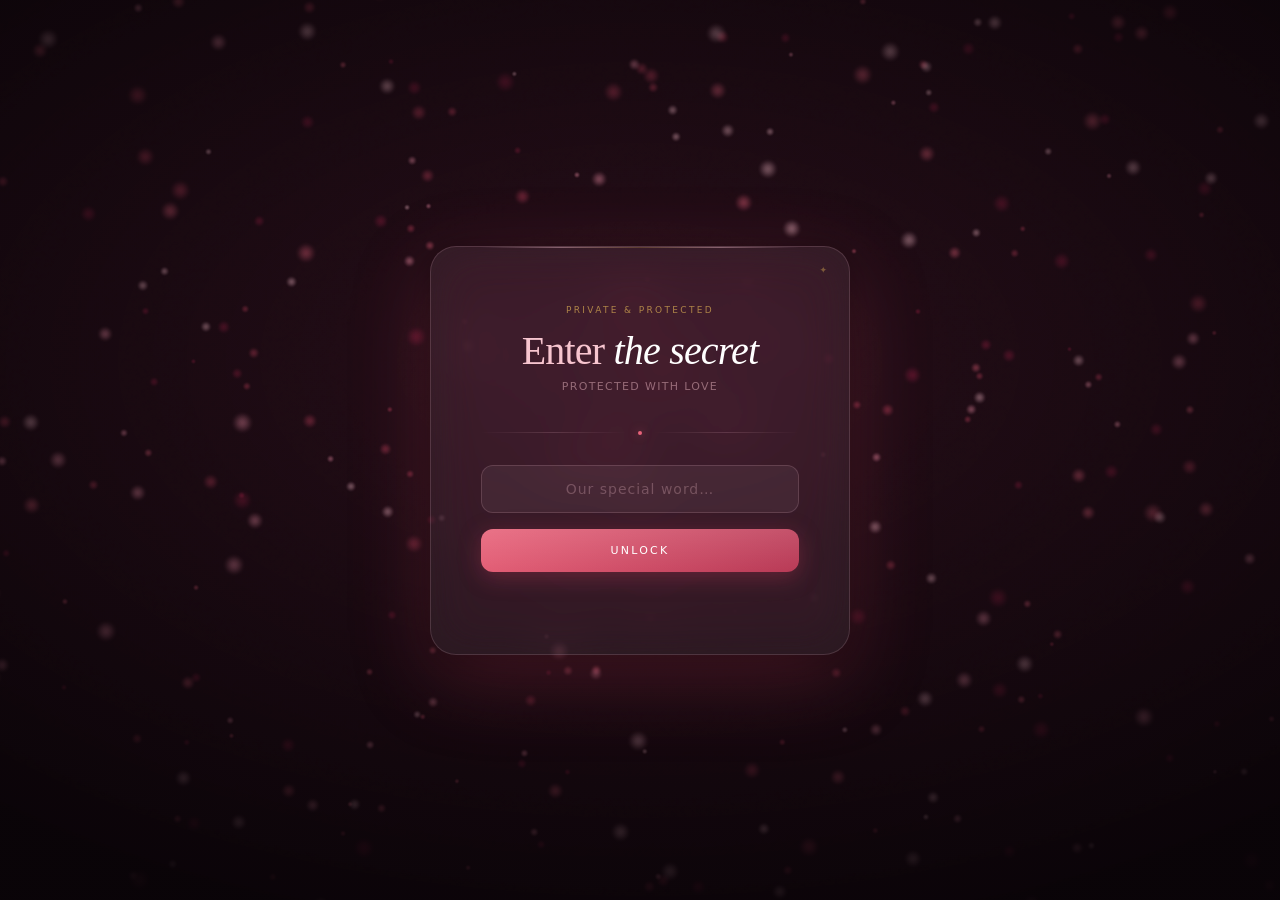
<file: loveu.html>
<!DOCTYPE html>
<html lang="en">
<head>
    <meta charset="UTF-8">
    <meta name="viewport" content="width=device-width, initial-scale=1.0">
    <title>Special Gift For You</title>
    <link rel="stylesheet" href="style.css">
    <script src="https://www.youtube.com/iframe_api"></script>
</head>
<body>
    <canvas id="bg" aria-hidden="true"></canvas>

<!-- Lock -->
<div class="layer" id="lock-screen" role="dialog" aria-modal="true" aria-labelledby="lock-title">
  <div class="lock-card">
    <p class="lock-eyebrow">Private &amp; Protected</p>
    <p class="lock-title" id="lock-title"><em>Enter</em> the secret</p>
    <p class="lock-sub">Protected with love</p>
    <div class="lock-rule"><span class="lock-rule-dot"></span></div>
    <div class="input-wrap">
      <label for="pw" class="sr-only">Secret passphrase</label>
      <input type="password" id="pw" autocomplete="current-password" placeholder="Our special word…" aria-describedby="err-msg" aria-required="true" />
    </div>
    <button class="lock-btn" id="pw-btn" type="button">
      <span class="btn-label">Unlock</span>
      <span class="spinner" aria-hidden="true"></span>
    </button>
    <p class="err-msg" id="err-msg" role="alert" aria-live="assertive"></p>
  </div>
</div>

<!-- Welcome -->
<div class="layer hidden gone" id="welcome" aria-hidden="true">
  <p class="welcome-text">Welcome, Noor ✦</p>
</div>

<!-- App -->
<main id="app" style="display:none" aria-label="Letter for Noor">

  <header class="app-header">
    <p class="app-eyebrow">A special message</p>
    <h1 class="app-title">For Noor</h1>
    <p class="app-sub">from my heart</p>
  </header>

  <div class="card">

    <!-- Letter -->
    <section class="panel active" id="panel-letter" role="tabpanel">
      <div class="panel-header">
        <p class="panel-title">A Letter For You</p>
        <span class="panel-ornament">✦</span>
      </div>
      
      <div class="letter-parts">
        <!-- Part 1 -->
        <div class="letter-part active" id="part-1">
          <h2 class="letter-heading">A Letter For You</h2>
          <div class="letter-body-large">
            <p>My dearest Noor, my love,</p>
            <p>I wanted to take a moment to tell you something that my heart has been wanting to say. Every single day with you is a blessing I don't take for granted.</p>
          </div>
        </div>

        <!-- Part 2 -->
        <div class="letter-part" id="part-2">
          <div class="letter-body-large">
            <p>My love, your smile brightens even my darkest days.</p>
            <p>The way your eyes light up when you laugh is my favorite sight in the entire world. There's something magical about your presence, and I find myself losing track of time whenever I'm with you.</p>
          </div>
        </div>

        <!-- Part 3 -->
        <div class="letter-part" id="part-3">
          <div class="letter-body-large">
            <p>You have this incredible way of making everything feel like it's going to be okay, my love.</p>
            <p>When the world feels overwhelming, I think of you and suddenly everything becomes manageable. Your strength inspires me, and your compassion touches everyone around you.</p>
          </div>
        </div>

        <!-- Part 4 -->
        <div class="letter-part" id="part-4">
          <div class="letter-body-large">
            <p>My love, I cherish every moment we spend together.</p>
            <p>From our silly inside jokes that only we understand, to our deep conversations under the stars — those moments are the ones I treasure the most.</p>
          </div>
        </div>

        <!-- Part 5 -->
        <div class="letter-part" id="part-5">
          <div class="letter-body-large">
            <p>You make me laugh in ways no one else can, my love.</p>
            <p>Your humor is one of my favorite things about you. But beyond the laughter, I cherish the quiet moments too — when we just sit together, and no words are needed.</p>
          </div>
        </div>

        <!-- Part 6 -->
        <div class="letter-part" id="part-6">
          <div class="letter-body-large">
            <p>You've shown me what true happiness feels like, my love.</p>
            <p>Before you, I didn't know it was possible to feel this complete. You filled a space in my heart that I didn't even know was empty.</p>
          </div>
        </div>

        <!-- Part 7 -->
        <div class="letter-part" id="part-7">
          <div class="letter-body-large">
            <p>I'm forever grateful to have you in my life, my love, my Noor.</p>
            <p>You've changed me in the most beautiful ways. You've taught me what it means to truly care about someone, to put another person's happiness above your own.</p>
          </div>
        </div>

        <!-- Part 8 -->
        <div class="letter-part" id="part-8">
          <div class="letter-body-large">
            <p>My love, you inspire me to be a better person every single day.</p>
            <p>Your kindness, your strength, your resilience — they all take my breath away. The way you handle life's challenges with grace amazes me.</p>
          </div>
        </div>

        <!-- Part 9 -->
        <div class="letter-part" id="part-9">
          <div class="letter-body-large">
            <p>Your beauty, both inside and out, is something I'll never take for granted, my love.</p>
            <p>But it's not just your physical beauty that captivates me. It's your soul, your spirit, the way you light up every room you walk into.</p>
          </div>
        </div>

        <!-- Part 10 -->
        <div class="letter-part" id="part-10">
          <div class="letter-body-large">
            <p>I never want to take a single moment with you for granted, my love.</p>
            <p>Life is precious, and you make every second of it worth living. With you, I found my home, my peace, my everything.</p>
          </div>
        </div>

        <!-- Part 11 -->
        <div class="letter-part" id="part-11">
          <div class="letter-body-large">
            <p>My love, thank you for believing in me when I doubted myself.</p>
            <p>Thank you for standing by me through everything. Thank you for being patient, kind, and the most amazing person I've ever had the privilege of loving.</p>
          </div>
        </div>

        <!-- Part 12 -->
        <div class="letter-part" id="part-12">
          <div class="letter-body-large">
            <p>No matter where life takes us, my love, always remember this:</p>
            <p>My heart belongs to you, now and forever. You are my greatest blessing, and I promise to love you with everything I have.</p>
            <p><em>Forever yours and always your love,<br>Me ✦</em></p>
          </div>
        </div>

        <!-- Part 13 - Final -->
        <div class="letter-part animated-final" id="part-13">
          <div class="letter-body-large">
            <div class="emoji-float">💕</div>
            <div class="emoji-float emoji-2">🌹</div>
            <div class="emoji-float emoji-3">✨</div>
            <div class="emoji-float emoji-4">💐</div>
            <div class="emoji-float emoji-5">💖</div>
            <div class="emoji-float emoji-6">🌸</div>
            
            <h1 class="love-message">💕 Love You My Everything 💕</h1>
            <p class="love-subtitle">🌹 Forever and Always 🌹</p>
            <p class="love-heart">💖 ✨ 💕 ✨ 💖</p>
            <p class="love-flowers">🌸 🌹 💐 🌹 🌸</p>
            
            <div class="heart-burst">
              <span>💕</span><span>💖</span><span>💕</span><span>💖</span><span>💕</span>
            </div>
          </div>
        </div>
      </div>

      <!-- Navigation -->
      <div class="letter-navigation">
        <button id="prev-btn" class="nav-btn prev-btn" aria-label="Previous part">← Back</button>
        <span class="part-counter"><span id="current-part">1</span> / 13</span>
        <button id="next-btn" class="nav-btn next-btn" aria-label="Next part">Next →</button>
      </div>
    </section>

  </div>

  <footer class="site-footer" aria-label="Footer">
    <div class="footer-inner">
      <span class="footer-logo">&#169; <strong>Mahmoud Loves Noor</strong></span>
      <span class="footer-sep">&#8231;</span>
      <span class="footer-year">2026</span>
    </div>
  </footer>

  <!-- Music Player Button -->
  <button id="music-toggle-btn" class="music-toggle" aria-label="Toggle music player" title="Play Music">
    <svg width="24" height="24" viewBox="0 0 24 24" fill="none" stroke="currentColor" stroke-width="2">
      <path d="M9 18v-3.5a6 6 0 0 1 12 0V18M9 13h12M9 13a6 6 0 0 0-6 6v3M3 19v-3a6 6 0 0 1 6-6"></path>
      <circle cx="12" cy="6" r="1"></circle>
    </svg>
  </button>

  <!-- Music Player Modal -->
  <div id="music-modal" class="music-modal" aria-hidden="true">
    <div class="music-modal-content">
      <button id="music-close-btn" class="music-close" aria-label="Close music player">×</button>
      <div class="music-header">
        <h2>Now Playing ♪</h2>
      </div>
      <div id="youtube-player-container" style="width: 100%; padding-bottom: 56.25%; position: relative; border-radius: 8px; overflow: hidden; margin-bottom: 20px;">
        <iframe id="youtube-iframe" 
          style="position: absolute; top: 0; left: 0; width: 100%; height: 100%;"
          src="https://www.youtube.com/embed/XHjxj78AYc0?autoplay=1&controls=1&modestbranding=1" 
          frameborder="0" 
          allow="accelerometer; autoplay; clipboard-write; encrypted-media; gyroscope; picture-in-picture" 
          allowfullscreen>
        </iframe>
      </div>
      <p class="music-note">🎵 Enjoy the music, Noor 💕</p>
    </div>
  </div>

  <script src="script.js"></script>
</main>
</file>
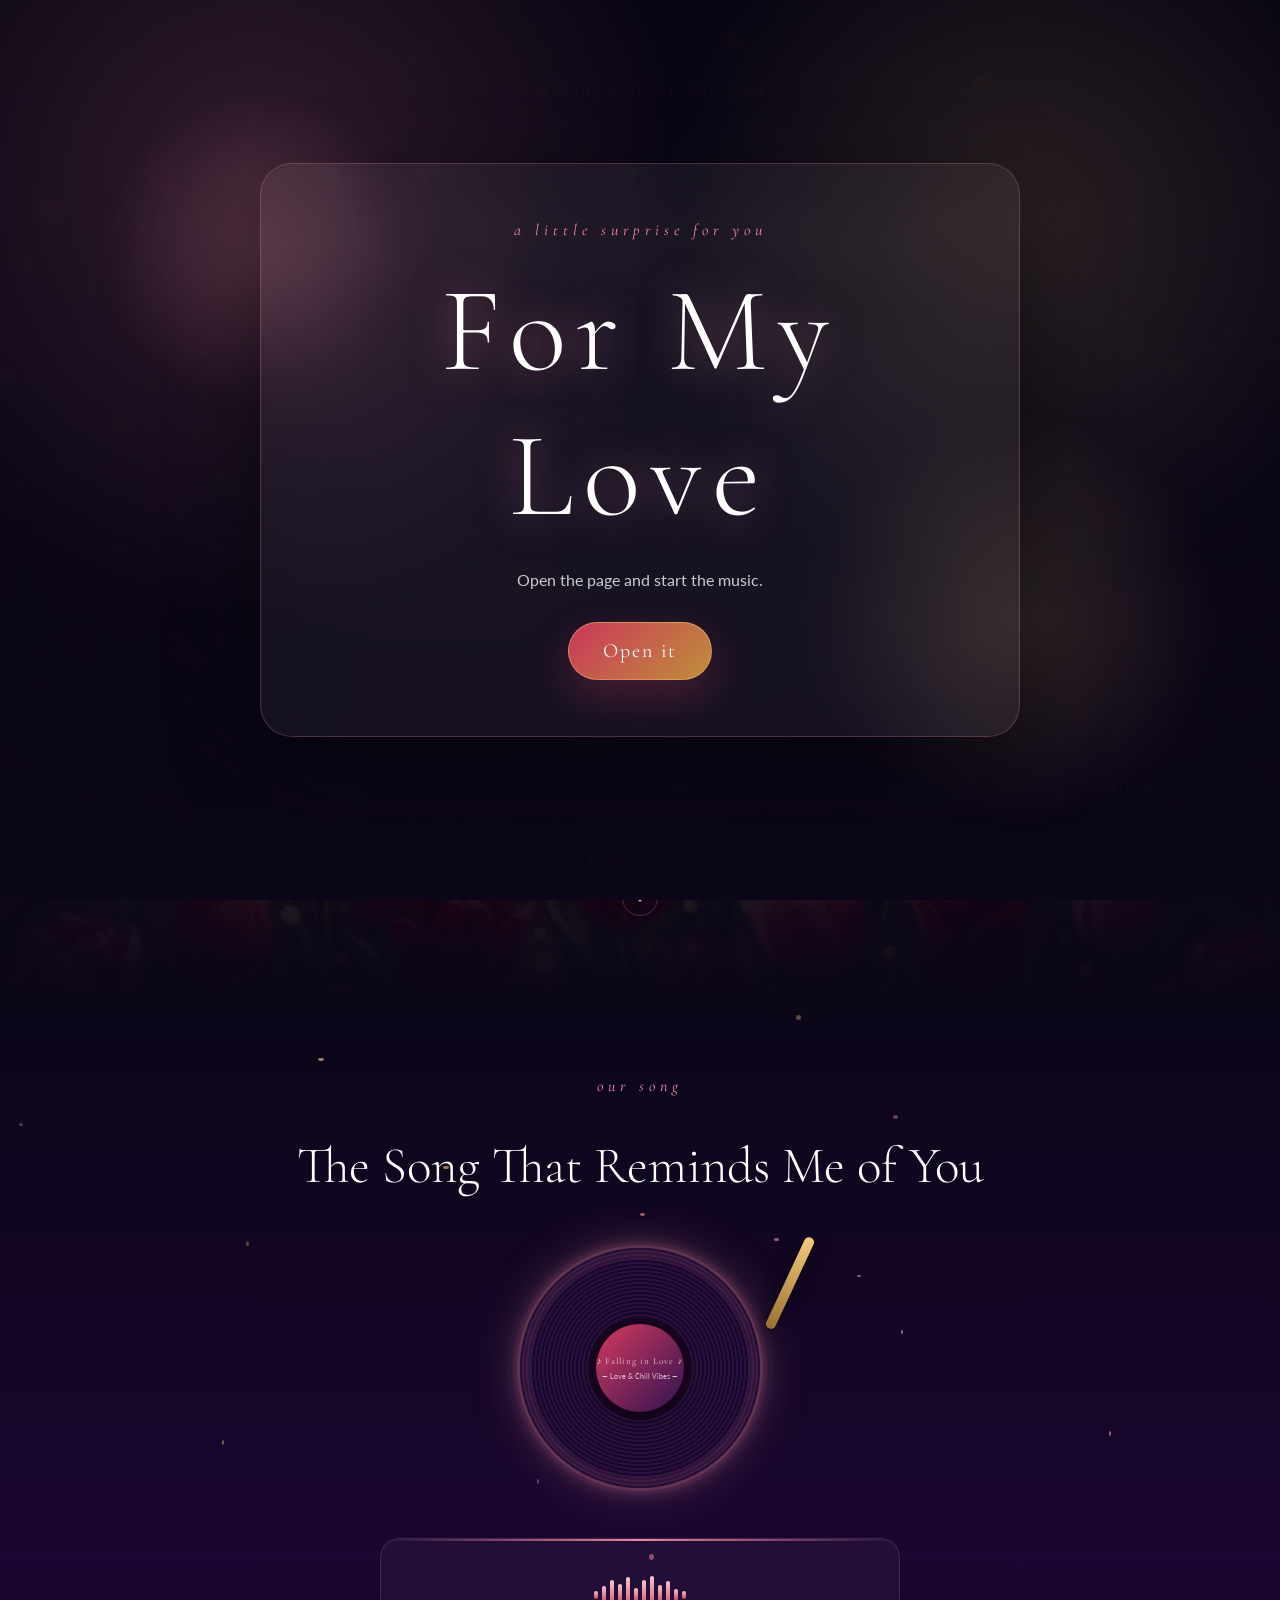
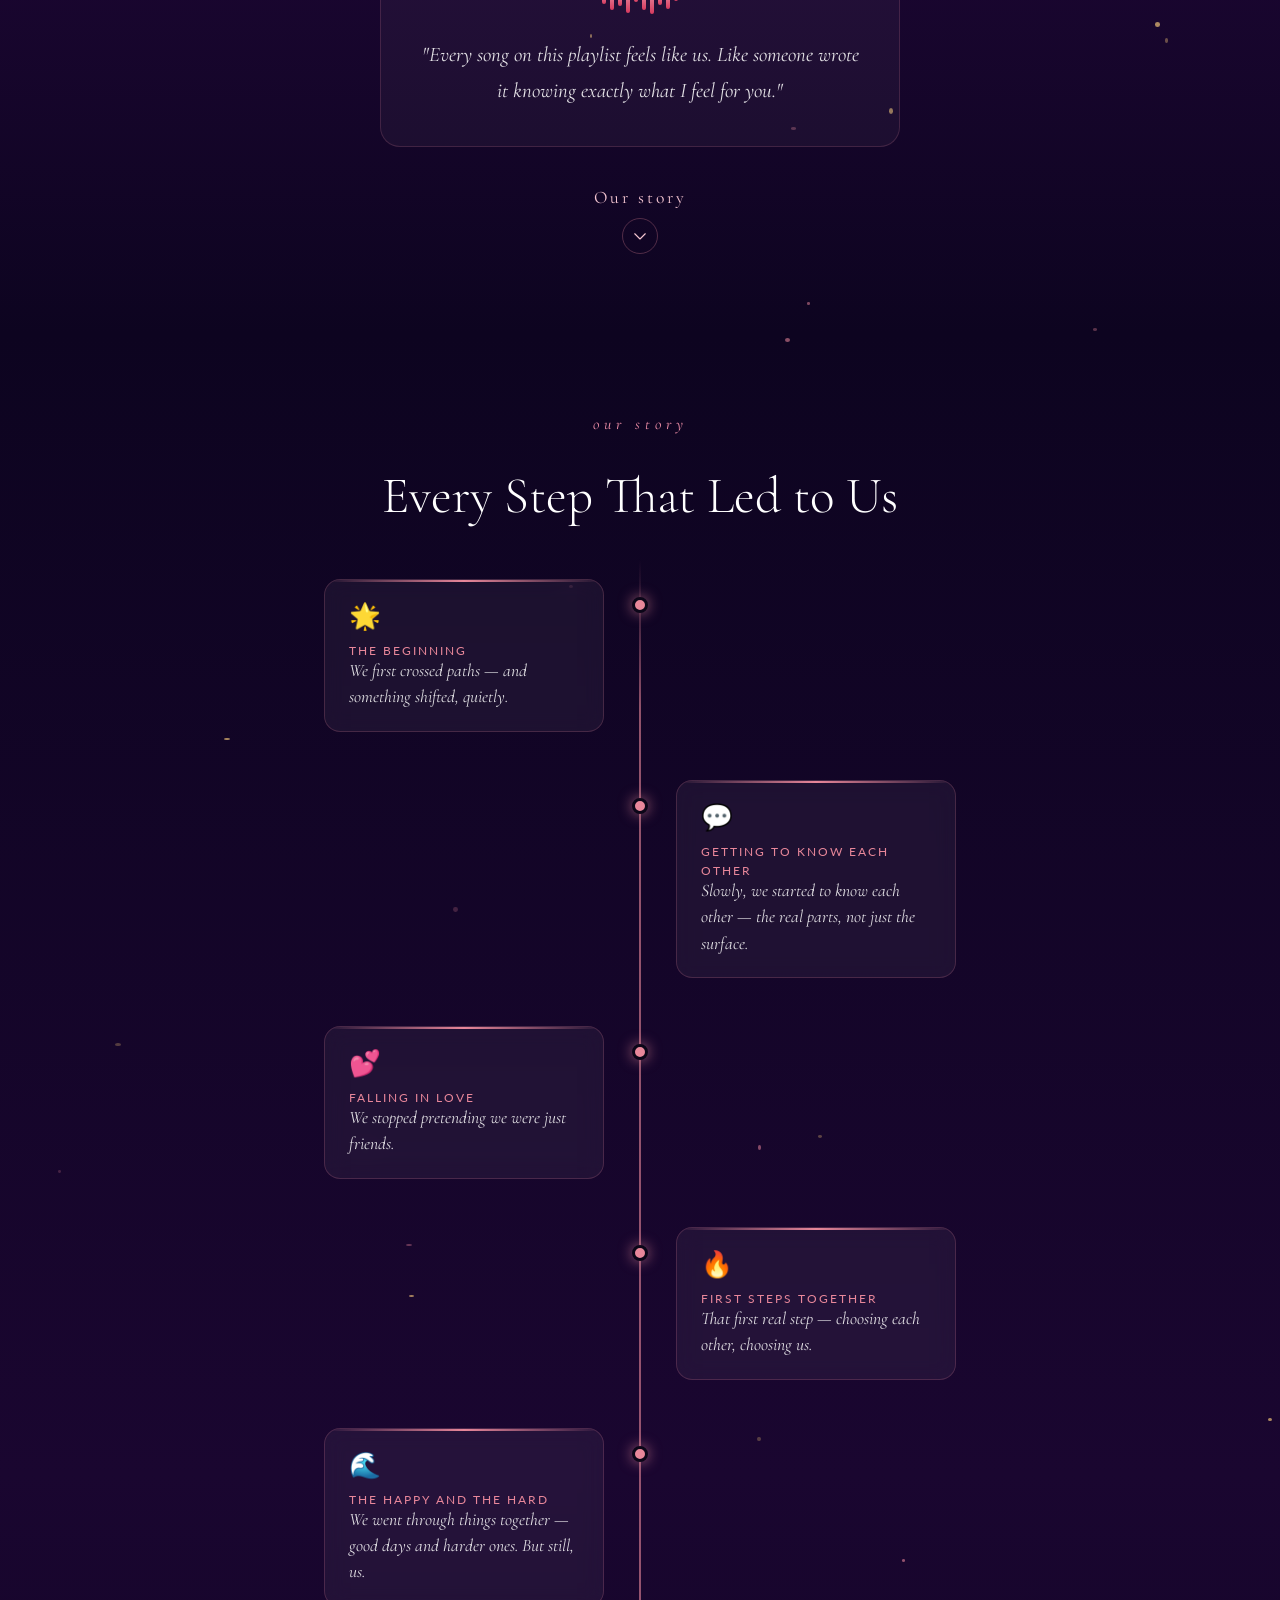
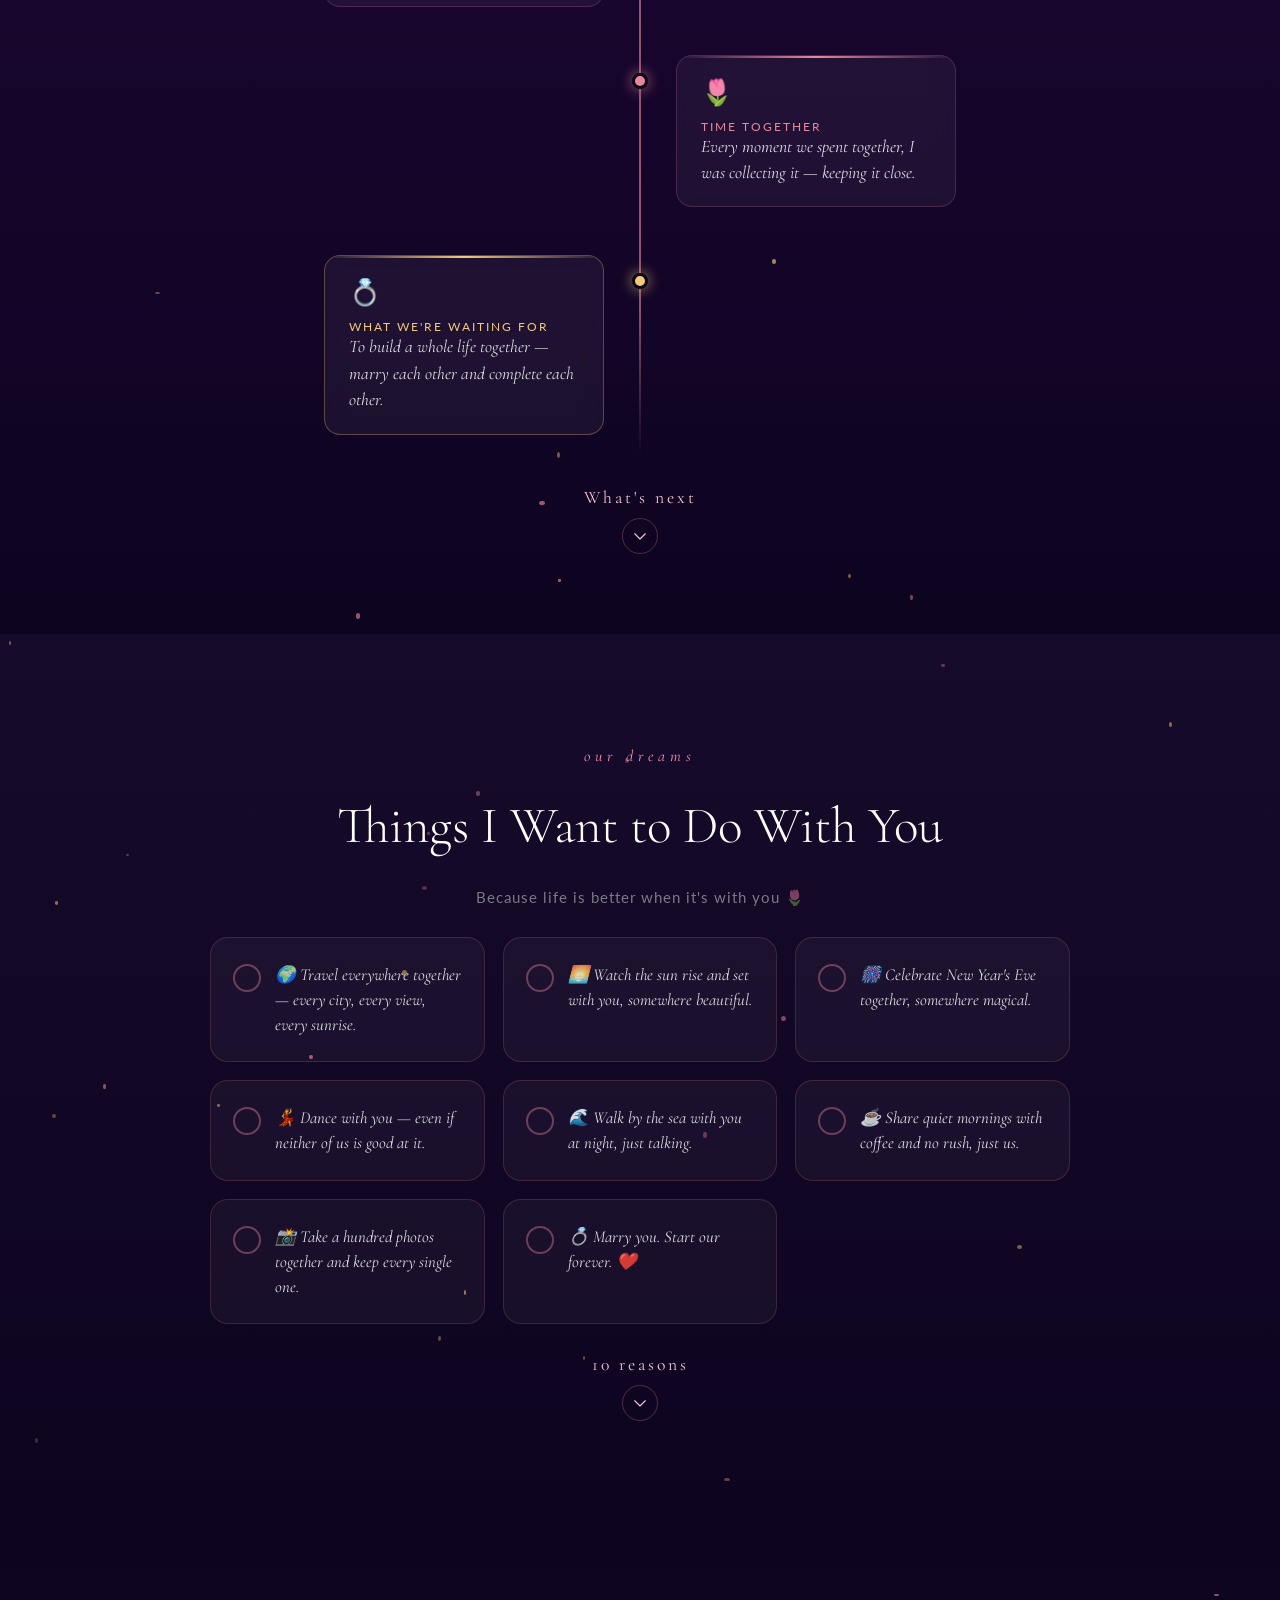
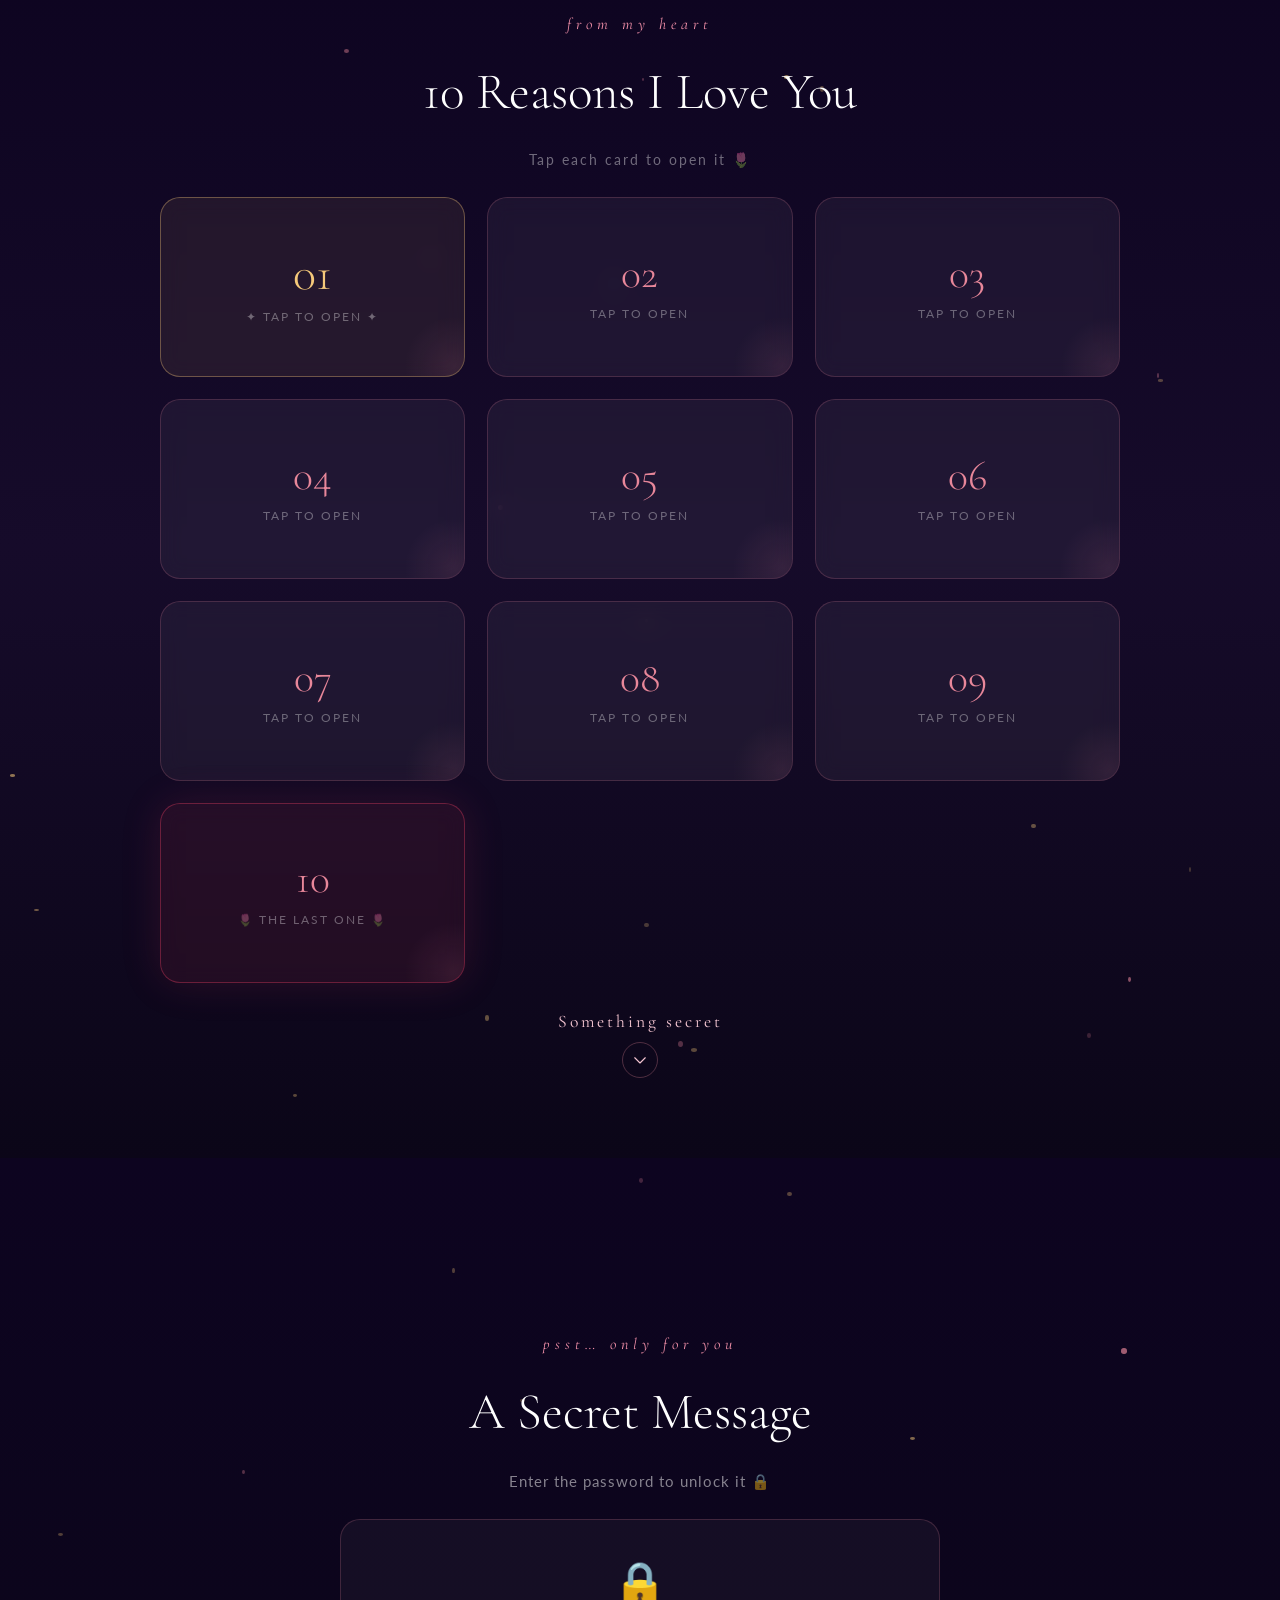
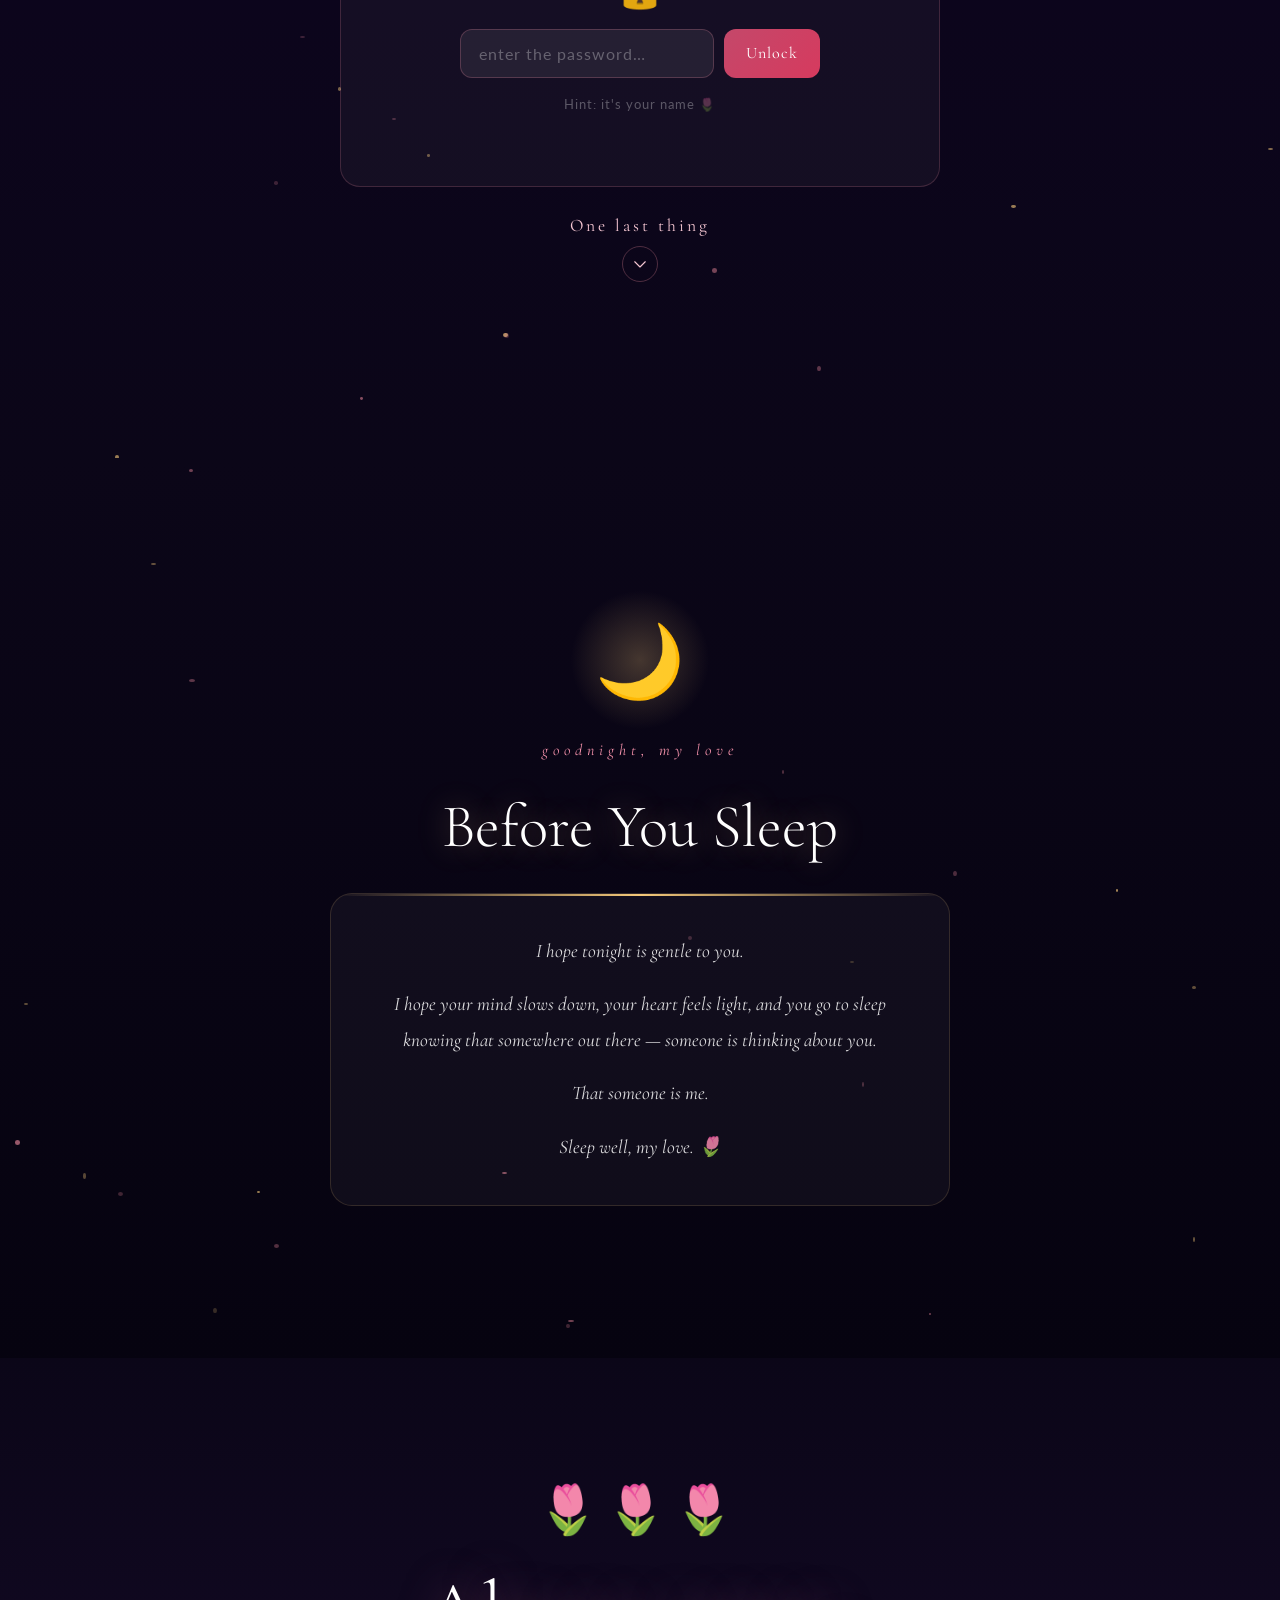
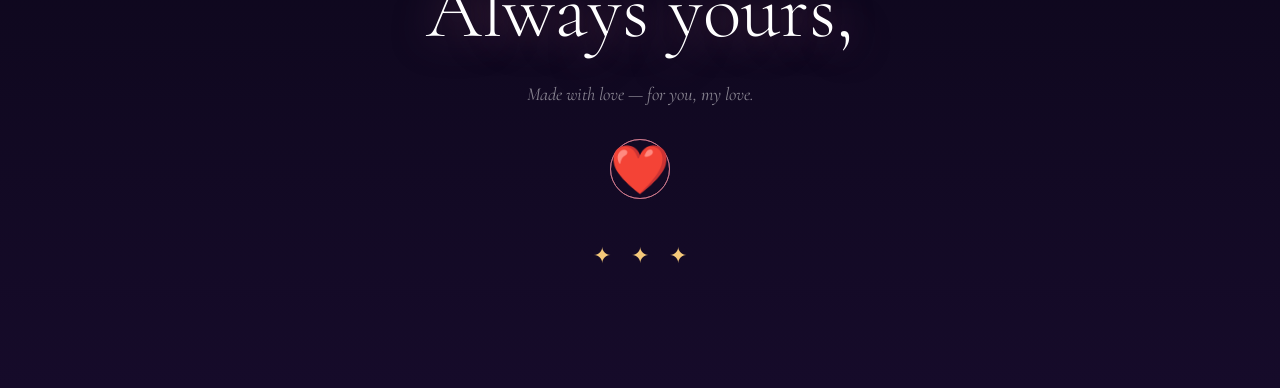
<file: loveuuuuuuuuuuuuuu.html>
<!DOCTYPE html>
<html lang="en">
<head>
  <meta charset="UTF-8" />
  <meta name="viewport" content="width=device-width, initial-scale=1.0" />
  <title>For My Love 💕</title>
  <link rel="preconnect" href="https://fonts.googleapis.com" />
  <link rel="preconnect" href="https://fonts.gstatic.com" crossorigin />
  <link href="https://fonts.googleapis.com/css2?family=Cormorant+Garamond:ital,wght@0,300;0,400;0,600;1,300;1,400&family=Lato:wght@300;400&display=swap" rel="stylesheet" />
  <link rel="stylesheet" href="style-57ef4rk.css" />
</head>
<body class="intro-active">

  <div id="intro-screen" class="intro-screen">
    <div class="intro-screen__glow intro-screen__glow--one"></div>
    <div class="intro-screen__glow intro-screen__glow--two"></div>
    <div class="intro-screen__card">
      <p class="intro-screen__eyebrow">a little surprise for you</p>
      <h1 class="intro-screen__title">For My Love</h1>
      <p class="intro-screen__text">Open the page and start the music.</p>
      <button id="intro-start" class="intro-screen__button" onclick="startExperience()">Open it</button>
    </div>
  </div>

  <canvas id="petals-canvas"></canvas>
  <canvas id="stars-canvas"></canvas>

  <!-- ===== FLOATING MUSIC PLAYER ===== -->
  <div id="music-player" class="music-player">
    <div id="yt-container" style="display:none;">
      <iframe
        id="yt-player"
        width="1"
        height="1"
        src="about:blank"
        data-src="https://www.youtube.com/embed/iGC02RLvIDk?autoplay=1&controls=0&disablekb=1&fs=0&loop=1&modestbranding=1&playlist=iGC02RLvIDk&rel=0&enablejsapi=1&playsinline=1"
        title="Background music"
        allow="autoplay; encrypted-media"
        referrerpolicy="strict-origin-when-cross-origin"
      ></iframe>
    </div>

    <button id="music-toggle" class="music-toggle" onclick="toggleMusic()" title="Play / Pause music">
      <div class="music-disc" id="music-disc">
        <span class="music-note">♪</span>
      </div>
      <div class="music-info">
        <span class="music-title">POV: falling in love</span>
        <span class="music-sub">our playlist 🌷</span>
      </div>
      <div class="music-bars" id="music-bars">
        <span></span><span></span><span></span><span></span>
      </div>
    </button>

    <div class="music-tooltip" id="music-tooltip">Click to play our song 🎵</div>
  </div>

  <!-- ===== 1. HERO / LETTER ===== -->
  <section id="hero" class="section hero-section">
    <div class="hero-bg"></div>
    <div class="hero-overlay"></div>
    <div class="hero-content">
      <p class="hero-eyebrow animate-fade-up delay-1">a message, just for you</p>
      <div class="name-wrapper animate-fade-up delay-2">
        <div class="name-glow-ring"></div>
        <h1 class="hero-name">My Love</h1>
      </div>
      <div class="letter-card animate-fade-up delay-3">
        <div class="letter-deco top-left">✦</div>
        <div class="letter-deco top-right">✦</div>
        <div class="letter-inner">
          <p class="letter-greeting">Hey you,</p>
          <p class="letter-body">
            I don't usually know how to say these things out loud. So I made this instead.
          </p>
          <p class="letter-body">
            I think about you more than you know. And not in a complicated way — just in that quiet,
            warm kind of way where you randomly appear in my mind and I smile without even realizing it.
          </p>
          <p class="letter-body">
            I'm not trying to be perfect with my words here. I just wanted you to see
            a little bit of what you mean to me. Because you deserve to know.
          </p>
          <p class="letter-body">
            Keep scrolling. I made this whole thing for you. 🌷
          </p>
          <p class="letter-signature">— Yours 💕</p>
        </div>
        <div class="letter-deco bottom-left">✦</div>
        <div class="letter-deco bottom-right">✦</div>
      </div>
      <button class="scroll-btn animate-fade-up delay-4" onclick="scrollToSection('song')">
        <span>Keep going</span>
        <div class="scroll-arrow">
          <svg viewBox="0 0 24 24" fill="none" stroke="currentColor" stroke-width="1.5">
            <path stroke-linecap="round" stroke-linejoin="round" d="M19 9l-7 7-7-7" />
          </svg>
        </div>
      </button>
    </div>
  </section>

  <!-- ===== 2. OUR SONG ===== -->
  <section id="song" class="section song-section">
    <div class="section-particles" id="song-particles"></div>
    <div class="song-content reveal">
      <p class="section-eyebrow">our song</p>
      <h2 class="section-title">The Song That Reminds Me of You</h2>
      <div class="vinyl-scene">
        <div class="vinyl-glow"></div>
        <div class="vinyl" id="vinyl-disc">
          <div class="vinyl-grooves"></div>
          <div class="vinyl-label">
            <p class="vinyl-title">♪ Falling in Love ♪</p>
            <p class="vinyl-artist">— Love &amp; Chill Vibes —</p>
          </div>
        </div>
        <div class="needle-arm">
          <div class="needle" id="needle"></div>
        </div>
      </div>
      <div class="song-card reveal">
        <div class="song-wave">
          <span></span><span></span><span></span><span></span><span></span>
          <span></span><span></span><span></span><span></span><span></span>
          <span></span><span></span>
        </div>
        <p class="song-quote">
          "Every song on this playlist feels like us.
          Like someone wrote it knowing exactly what I feel for you."
        </p>
      </div>
      <button class="scroll-btn reveal" onclick="scrollToSection('timeline')">
        <span>Our story</span>
        <div class="scroll-arrow">
          <svg viewBox="0 0 24 24" fill="none" stroke="currentColor" stroke-width="1.5">
            <path stroke-linecap="round" stroke-linejoin="round" d="M19 9l-7 7-7-7" />
          </svg>
        </div>
      </button>
    </div>
  </section>

  <!-- ===== 3. TIMELINE ===== -->
  <section id="timeline" class="section timeline-section">
    <div class="section-particles" id="timeline-particles"></div>
    <div class="timeline-content">
      <p class="section-eyebrow reveal">our story</p>
      <h2 class="section-title reveal">Every Step That Led to Us</h2>
      <div class="timeline" id="timeline-items"></div>
      <button class="scroll-btn reveal" onclick="scrollToSection('bucket')">
        <span>What's next</span>
        <div class="scroll-arrow">
          <svg viewBox="0 0 24 24" fill="none" stroke="currentColor" stroke-width="1.5">
            <path stroke-linecap="round" stroke-linejoin="round" d="M19 9l-7 7-7-7" />
          </svg>
        </div>
      </button>
    </div>
  </section>

  <!-- ===== 4. BUCKET LIST ===== -->
  <section id="bucket" class="section bucket-section">
    <div class="section-particles" id="bucket-particles"></div>
    <div class="bucket-content">
      <p class="section-eyebrow reveal">our dreams</p>
      <h2 class="section-title reveal">Things I Want to Do With You</h2>
      <p class="bucket-subtitle reveal">Because life is better when it's with you 🌷</p>
      <div class="bucket-grid" id="bucket-grid"></div>
      <button class="scroll-btn reveal" onclick="scrollToSection('reasons')">
        <span>10 reasons</span>
        <div class="scroll-arrow">
          <svg viewBox="0 0 24 24" fill="none" stroke="currentColor" stroke-width="1.5">
            <path stroke-linecap="round" stroke-linejoin="round" d="M19 9l-7 7-7-7" />
          </svg>
        </div>
      </button>
    </div>
  </section>

  <!-- ===== 5. 10 REASONS ===== -->
  <section id="reasons" class="section reasons-section">
    <div class="section-particles" id="reasons-particles"></div>
    <div class="reasons-content">
      <p class="section-eyebrow reveal">from my heart</p>
      <h2 class="section-title reveal">10 Reasons I Love You</h2>
      <p class="reasons-subtitle reveal">Tap each card to open it 🌷</p>
      <div class="cards-grid" id="cards-grid"></div>
      <button class="scroll-btn reveal" onclick="scrollToSection('secret')">
        <span>Something secret</span>
        <div class="scroll-arrow">
          <svg viewBox="0 0 24 24" fill="none" stroke="currentColor" stroke-width="1.5">
            <path stroke-linecap="round" stroke-linejoin="round" d="M19 9l-7 7-7-7" />
          </svg>
        </div>
      </button>
    </div>
  </section>

  <!-- ===== 6. SECRET MESSAGE ===== -->
  <section id="secret" class="section secret-section">
    <div class="section-particles" id="secret-particles"></div>
    <div class="secret-content reveal">
      <p class="section-eyebrow">psst… only for you</p>
      <h2 class="section-title">A Secret Message</h2>
      <p class="secret-hint">Enter the password to unlock it 🔒</p>

      <div class="secret-box" id="secret-box">
        <div class="lock-icon" id="lock-icon">🔒</div>
        <div class="password-field">
          <input type="password" id="password-input" placeholder="enter the password…" maxlength="20" autocomplete="off" />
          <button id="unlock-btn" onclick="tryUnlock()">Unlock</button>
        </div>
        <p class="password-hint">Hint: it's your name 🌷</p>
        <p class="password-error" id="pw-error"></p>
      </div>

      <div class="secret-reveal" id="secret-reveal">
        <div class="secret-message-card">
          <div class="secret-emoji">💌</div>
          <p class="secret-text">
            You found it. 🌷
          </p>
          <p class="secret-text">
            This part is just for you. No one else gets to read this.
            Just you and me.
          </p>
          <p class="secret-text">
            Loving you is one of the most natural things I've ever felt.
            Like it was always supposed to happen — like I was always supposed to find you.
          </p>
          <p class="secret-text">
            You are my favorite person. My safe place. The one I think about
            when everything around me gets loud — you're the quiet that brings me back.
          </p>
          <p class="secret-text">
            I don't just love you. I am in love with you.
            With every part of you — the parts you show the world,
            and the parts only I get to see.
          </p>
          <p class="secret-sig">— Yours, completely. 💕</p>
        </div>
      </div>

      <button class="scroll-btn reveal" onclick="scrollToSection('goodnight')">
        <span>One last thing</span>
        <div class="scroll-arrow">
          <svg viewBox="0 0 24 24" fill="none" stroke="currentColor" stroke-width="1.5">
            <path stroke-linecap="round" stroke-linejoin="round" d="M19 9l-7 7-7-7" />
          </svg>
        </div>
      </button>
    </div>
  </section>

  <!-- ===== 7. GOODNIGHT ===== -->
  <section id="goodnight" class="section goodnight-section">
    <div class="section-particles" id="goodnight-particles"></div>
    <div class="goodnight-content reveal">
      <div class="moon-container">
        <div class="moon">🌙</div>
        <div class="moon-glow"></div>
      </div>
      <p class="section-eyebrow">goodnight, my love</p>
      <h2 class="goodnight-title">Before You Sleep</h2>
      <div class="goodnight-card">
        <p class="goodnight-text">
          I hope tonight is gentle to you.
        </p>
        <p class="goodnight-text">
          I hope your mind slows down, your heart feels light,
          and you go to sleep knowing that somewhere out there —
          someone is thinking about you.
        </p>
        <p class="goodnight-text">
          That someone is me.
        </p>
        <p class="goodnight-text">
          Sleep well, my love. 🌷
        </p>
      </div>
    </div>
  </section>

  <!-- ===== 8. FINAL ===== -->
  <section id="final" class="section final-section">
    <div class="final-content">
      <div class="tulip-deco">🌷🌷🌷</div>
      <h2 class="final-title reveal">Always yours,</h2>
      <p class="final-sub reveal">Made with love — for you, my love.</p>
      <div class="heart-container reveal">
        <div class="heart-pulse">❤️</div>
        <div class="heart-ripple r1"></div>
        <div class="heart-ripple r2"></div>
        <div class="heart-ripple r3"></div>
      </div>
      <div class="star-row reveal">
        <span class="s1">✦</span>
        <span class="s2">✦</span>
        <span class="s3">✦</span>
      </div>
    </div>
  </section>

  <script src="app-57ef4rk.js"></script>
</body>
</html>
</file>
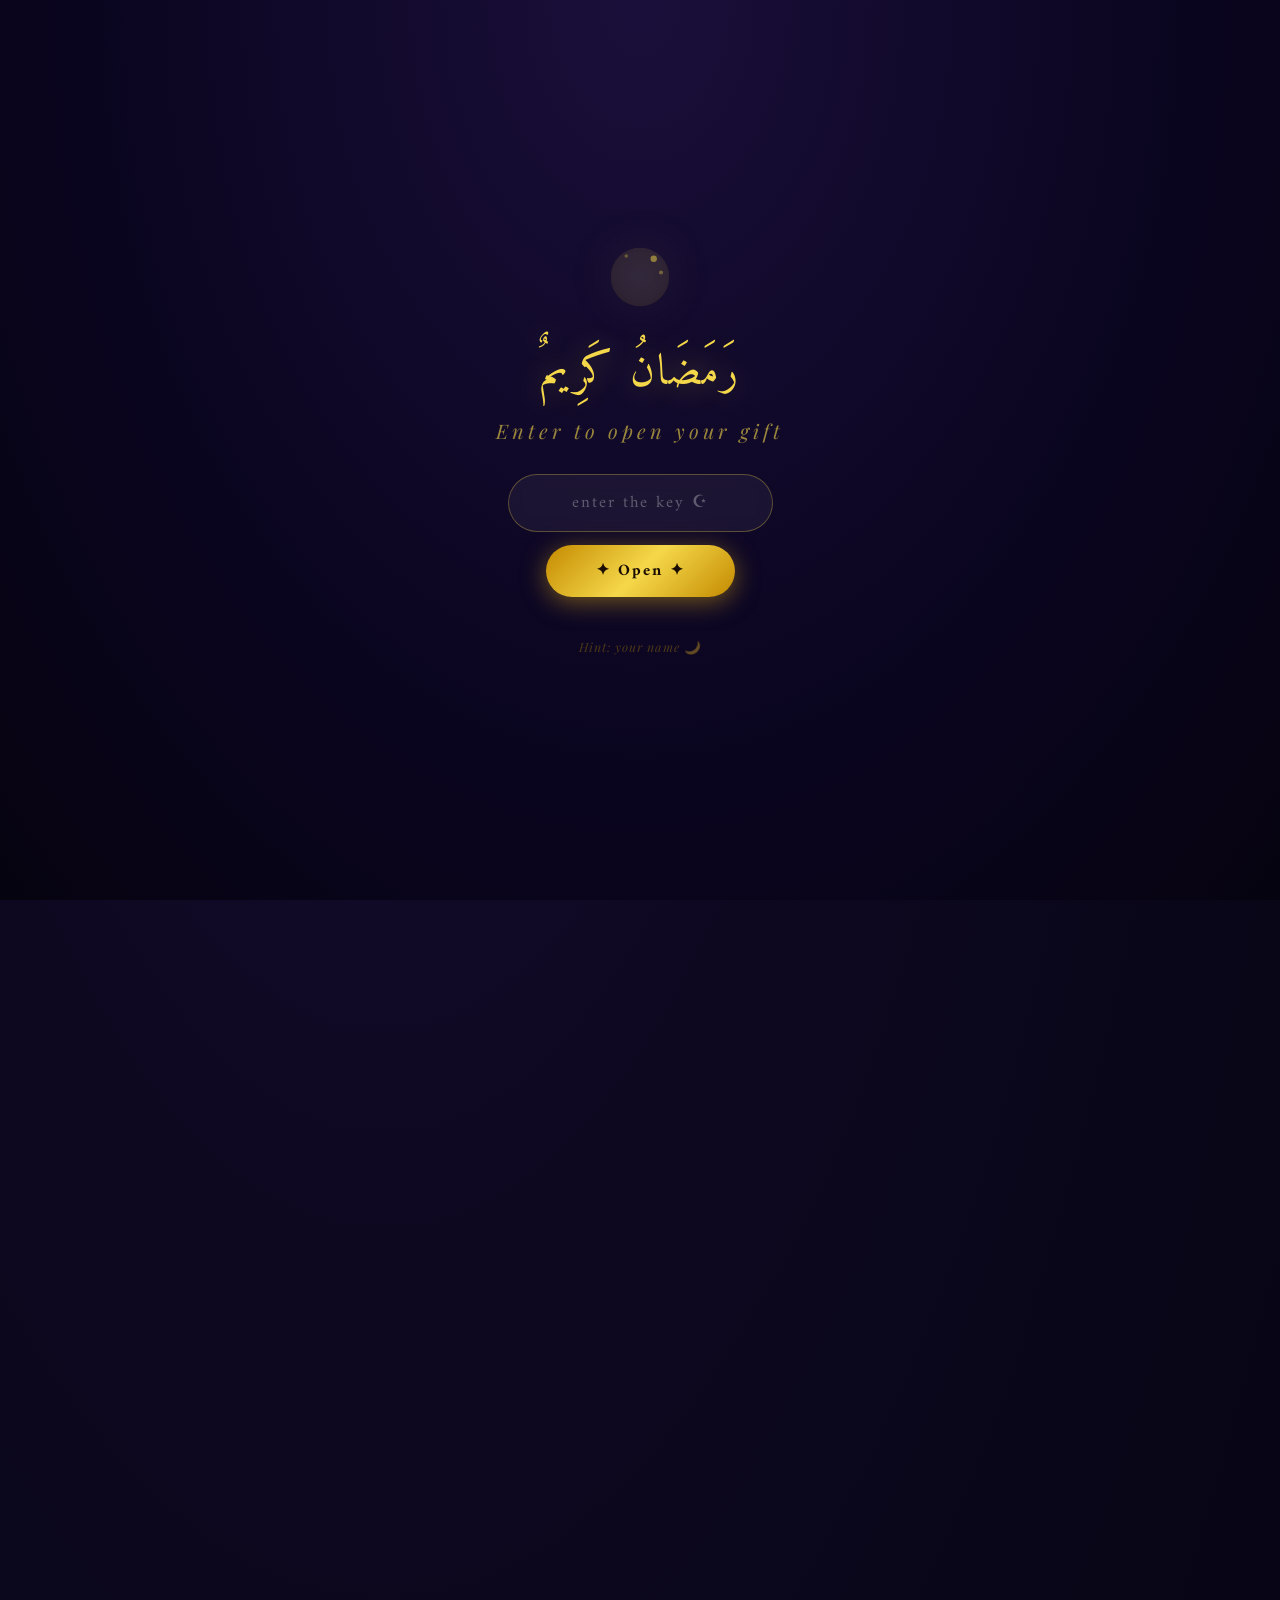
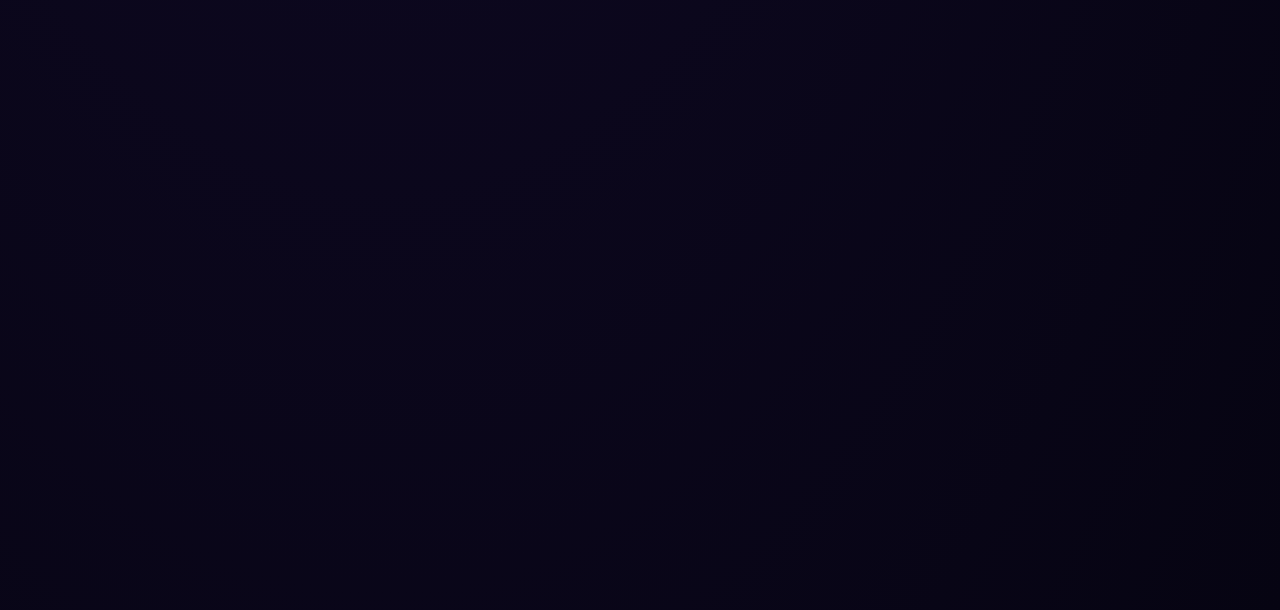
<file: ramadan-card.html>
<!DOCTYPE html>
<html lang="en">
<head>
<meta charset="UTF-8">
<meta name="viewport" content="width=device-width, initial-scale=1.0">
<title>Ramadan Kareem — Noor</title>
<link rel="preconnect" href="https://fonts.googleapis.com">
<link href="https://fonts.googleapis.com/css2?family=Amiri:ital,wght@0,400;0,700;1,400;1,700&family=Playfair+Display:ital,wght@0,400;0,700;1,400&display=swap" rel="stylesheet">
<style>
*,*::before,*::after{margin:0;padding:0;box-sizing:border-box;}
html{scroll-behavior:smooth;}
body{
  min-height:100vh;
  background:radial-gradient(ellipse at 30% 0%,#1a0f3a 0%,#0d0820 40%,#060412 100%);
  display:flex;align-items:center;justify-content:center;
  font-family:'Amiri',serif;
  overflow-x:hidden;
  padding:20px 0;
}

/* Stars bg */
#stars-bg{position:fixed;inset:0;z-index:0;pointer-events:none;}

/* Card */
.card{
  position:relative;z-index:2;
  width:min(700px,96vw);
  background:linear-gradient(170deg,#fffdf5 0%,#fdf5e0 60%,#f5e8c8 100%);
  border-radius:6px;
  box-shadow:0 0 0 2px rgba(212,165,60,.35),0 0 40px rgba(212,165,60,.15),0 30px 100px rgba(0,0,0,.6);
  overflow:hidden;
  animation:cardAppear 1.2s cubic-bezier(.22,1,.36,1) both;
}
@keyframes cardAppear{from{opacity:0;transform:translateY(40px) scale(.97);}to{opacity:1;transform:none;}}

/* Gold bars */
.top-bar,.bottom-bar{
  height:6px;
  background:linear-gradient(90deg,#6b3a0a,#d4a017,#f5d84a,#fce97a,#f5d84a,#d4a017,#6b3a0a);
  background-size:300% 100%;
  animation:shimmerBar 4s linear infinite;
}
.bottom-bar{position:absolute;bottom:0;left:0;right:0;}
@keyframes shimmerBar{0%{background-position:100% 0;}100%{background-position:-100% 0;}}

/* ═══ HEADER ═══ */
.header{
  position:relative;
  background:linear-gradient(175deg,#a87000 0%,#d4a017 25%,#f0d050 50%,#d4a017 75%,#a87000 100%);
  padding:22px 32px 0;
  text-align:center;
  overflow:hidden;
  min-height:290px;
}

/* Geometric pattern */
.header::before{
  content:'';position:absolute;inset:0;pointer-events:none;
  background-image:url("data:image/svg+xml,%3Csvg xmlns='http://www.w3.org/2000/svg' width='80' height='80'%3E%3Cg fill='none' stroke='rgba(255,255,255,0.07)' stroke-width='.6'%3E%3Ccircle cx='40' cy='40' r='32'/%3E%3Ccircle cx='40' cy='40' r='22'/%3E%3Ccircle cx='0' cy='0' r='32'/%3E%3Ccircle cx='80' cy='0' r='32'/%3E%3Ccircle cx='0' cy='80' r='32'/%3E%3Ccircle cx='80' cy='80' r='32'/%3E%3Cline x1='0' y1='40' x2='80' y2='40'/%3E%3Cline x1='40' y1='0' x2='40' y2='80'/%3E%3C/g%3E%3C/svg%3E");
  background-size:80px 80px;
  animation:patternDrift 30s linear infinite;
}
@keyframes patternDrift{from{background-position:0 0;}to{background-position:80px 80px;}}

/* Inner glow */
.header::after{
  content:'';position:absolute;inset:0;pointer-events:none;
  background:radial-gradient(ellipse at 50% 40%,rgba(255,240,120,.18) 0%,transparent 70%);
  animation:headerGlow 3s ease-in-out infinite alternate;
}
@keyframes headerGlow{0%{opacity:.5;}100%{opacity:1;}}

/* ── Lanterns ── */
.lanterns{
  position:absolute;top:0;left:0;right:0;
  height:160px;display:flex;justify-content:space-around;
  padding:0 6px;pointer-events:none;z-index:5;
}
.ln{display:flex;flex-direction:column;align-items:center;transform-origin:top center;}
.ln:nth-child(1){animation:sw 4.1s ease-in-out infinite;margin-top:-4px;}
.ln:nth-child(2){animation:sw 5.3s ease-in-out infinite reverse;margin-top:8px;}
.ln:nth-child(3){animation:sw 3.8s ease-in-out infinite;margin-top:-14px;}
.ln:nth-child(4){animation:sw 4.7s ease-in-out infinite reverse;margin-top:8px;}
.ln:nth-child(5){animation:sw 5.8s ease-in-out infinite;margin-top:-4px;}
@keyframes sw{0%,100%{transform:rotate(-5deg);}50%{transform:rotate(5deg);}}

.ln-cord{width:1.5px;background:rgba(80,48,6,.55);}
.ln-body{position:relative;filter:drop-shadow(0 3px 8px rgba(0,0,0,.3));}
.ln-glow{
  position:absolute;border-radius:50%;
  background:radial-gradient(circle,rgba(255,220,60,.65) 0%,transparent 70%);
  animation:lnGlow 2.1s ease-in-out infinite alternate;pointer-events:none;
}
@keyframes lnGlow{0%{opacity:.55;transform:scale(.9);}100%{opacity:1;transform:scale(1.15);}}

/* Windows flicker */
@keyframes winGlow{0%,100%{opacity:.22;}50%{opacity:.7;}}
.wg{animation:winGlow 3s ease-in-out infinite;}
.wg:nth-child(2n){animation-delay:1s;}
.wg:nth-child(3n){animation-delay:2s;}

/* Crescent appear */
.cres{animation:crescentSpin 1.8s cubic-bezier(.22,1,.36,1) .6s both;}
@keyframes crescentSpin{from{opacity:0;transform:rotate(-90deg) scale(.4);}to{opacity:1;transform:none;}}

/* Star twinkle */
@keyframes stw{0%,100%{opacity:.5;transform:scale(1);}50%{opacity:1;transform:scale(1.6);}}
.ms{animation:stw 2s ease-in-out infinite;}
.ms:nth-child(2n){animation-delay:.8s;}
.ms:nth-child(3n){animation-delay:1.5s;}

/* Titles */
.arabic-calligraphy{
  position:relative;z-index:6;
  font-family:'Amiri',serif;font-size:clamp(.85rem,3vw,1.15rem);
  color:rgba(50,28,2,.7);letter-spacing:5px;margin-bottom:4px;
  font-style:italic;animation:fsd .9s .3s both;margin-top:10px;
}
.main-title{
  position:relative;z-index:6;
  font-family:'Amiri',serif;font-weight:700;
  font-size:clamp(2rem,7vw,3.6rem);
  color:#1a0c00;
  text-shadow:0 2px 10px rgba(255,230,80,.5),0 1px 0 rgba(255,255,255,.3);
  line-height:1.1;letter-spacing:1px;
  animation:fsd .9s .5s both;margin-bottom:2px;
}
.header-sub{
  position:relative;z-index:6;
  font-family:'Playfair Display',serif;
  font-size:clamp(.72rem,2vw,.92rem);
  color:rgba(50,28,2,.65);letter-spacing:3px;font-style:italic;
  animation:fsd .9s .7s both;margin-bottom:10px;
}
@keyframes fsd{from{opacity:0;transform:translateY(-14px);}to{opacity:1;transform:none;}}

/* Moon top-right */
.moon-deco{
  position:absolute;top:14px;right:18px;z-index:6;
  animation:moonFlt 5s ease-in-out infinite;
}
@keyframes moonFlt{0%,100%{transform:translateY(0) rotate(0);}50%{transform:translateY(-6px) rotate(4deg);}}

/* ═══ MOSQUE SCENE ═══ */
.mosque-scene{
  position:relative;z-index:4;
  width:100%;display:flex;justify-content:center;
  margin-top:2px;
}
.mosque-scene svg{
  width:min(680px,100%);display:block;
  animation:mAppear 1.4s .3s both;
  filter:drop-shadow(0 -4px 22px rgba(180,130,0,.28));
}
@keyframes mAppear{from{opacity:0;transform:translateY(22px);}to{opacity:1;transform:none;}}

/* ── BODY ── */
.body{padding:40px 40px 32px;text-align:center;position:relative;}

/* Corners */
.corner{position:absolute;width:55px;height:55px;opacity:.4;}
.corner-tl{top:8px;left:8px;}
.corner-tr{top:8px;right:8px;transform:scaleX(-1);}
.corner-bl{bottom:8px;left:8px;transform:scaleY(-1);}
.corner-br{bottom:8px;right:8px;transform:scale(-1,-1);}
.corner svg{width:100%;height:100%;animation:cPulse 4s ease-in-out infinite alternate;}
@keyframes cPulse{0%{opacity:.25;}100%{opacity:.65;}}

/* Greeting + Name */
.greeting-line{
  font-family:'Amiri',serif;font-weight:700;font-style:italic;
  font-size:clamp(1.3rem,4.5vw,2rem);color:#9c6e00;
  animation:ta .8s .9s both;display:block;
}
.name-section{position:relative;display:inline-block;margin:4px 0 2px;}
.name-noor{
  font-family:'Amiri',serif;font-weight:700;
  font-size:clamp(2rem,6.5vw,3.2rem);color:#b8860b;
  text-shadow:0 0 30px rgba(212,165,0,.3);
  display:inline-block;position:relative;z-index:2;
  animation:nAppear 1s 1.1s both,nGlow 3s 2.1s ease-in-out infinite alternate;
}
@keyframes nAppear{from{opacity:0;transform:scale(.6);}to{opacity:1;transform:scale(1);}}
@keyframes nGlow{0%{text-shadow:0 0 20px rgba(212,165,0,.2);}100%{text-shadow:0 0 40px rgba(212,165,0,.7),0 0 70px rgba(255,200,50,.25);}}
@keyframes ta{from{opacity:0;transform:translateY(10px);}to{opacity:1;transform:none;}}

/* Hearts orbit */
.hearts-orbit{position:absolute;inset:-35px;pointer-events:none;z-index:1;}
.ho{
  position:absolute;top:50%;left:50%;line-height:1;
  transform-origin:0 0;
  animation:hOrb linear infinite;
}
@keyframes hOrb{
  from{transform:rotate(var(--s)) translateX(var(--r)) rotate(calc(-1*var(--s))) scale(.85);}
  to{transform:rotate(calc(var(--s) + 360deg)) translateX(var(--r)) rotate(calc(-1*(var(--s)+360deg))) scale(.85);}
}

/* Flying hearts */
.fly-h{
  position:fixed;pointer-events:none;z-index:10;
  animation:flyUp linear forwards;opacity:0;
}
@keyframes flyUp{
  0%{transform:translateY(0) rotate(var(--rot)) scale(1);opacity:.85;}
  100%{transform:translateY(-85vh) rotate(calc(var(--rot)+25deg)) scale(.2);opacity:0;}
}

/* Divider */
.divider{display:flex;align-items:center;gap:14px;margin:18px auto;max-width:400px;}
.div-line{flex:1;height:1px;background:linear-gradient(90deg,transparent,rgba(180,130,20,.35),transparent);}
.div-gem{color:#c8860a;font-size:1rem;animation:gemSpin 6s linear infinite;}
@keyframes gemSpin{0%{transform:rotate(0);}100%{transform:rotate(360deg);}}

/* Message */
.message{
  font-family:'Playfair Display',serif;font-style:italic;
  font-size:clamp(.88rem,2.3vw,1.05rem);
  color:#5a4020;line-height:2;
  max-width:500px;margin:0 auto 6px;
  animation:ta .8s 1.3s both;
}

/* Dua */
.dua-box{
  background:linear-gradient(135deg,rgba(200,150,20,.08),rgba(200,150,20,.03));
  border:1px solid rgba(180,130,20,.2);
  border-radius:10px;padding:22px 28px;
  max-width:480px;margin:0 auto 22px;
  position:relative;overflow:hidden;
  animation:ta .8s 1.5s both;
}
.dua-box::before{
  content:'';position:absolute;top:0;left:0;right:0;height:2px;
  background:linear-gradient(90deg,transparent,rgba(212,165,0,.4),transparent);
  animation:shimmerBar 3s linear infinite;
}
.dua-arabic{font-family:'Amiri',serif;font-size:clamp(1.1rem,3.5vw,1.5rem);color:#c8860a;margin-bottom:12px;direction:rtl;}
.dua-text{font-family:'Playfair Display',serif;font-style:italic;font-size:clamp(.82rem,2vw,.95rem);color:#7a5a28;line-height:1.9;}

/* Stars row */
.stars-row{
  color:#c8860a;letter-spacing:10px;font-size:.9rem;margin:8px 0;
  animation:starsRow 3s ease-in-out infinite;
}
@keyframes starsRow{0%,100%{opacity:.5;letter-spacing:10px;}50%{opacity:1;letter-spacing:15px;}}

/* Signature */
.signature{margin-top:22px;font-family:'Amiri',serif;font-size:clamp(.95rem,2.8vw,1.15rem);color:#8a6010;font-style:italic;animation:ta .8s 1.7s both;}
.signature strong{display:block;font-size:clamp(1.2rem,3.5vw,1.45rem);color:#c8860a;font-weight:700;animation:sigGlow 3s ease-in-out infinite alternate;}
@keyframes sigGlow{0%{text-shadow:none;}100%{text-shadow:0 0 20px rgba(200,134,10,.45);}}

.footer-strip{text-align:center;padding:12px 0 0;font-size:.75rem;color:rgba(100,70,10,.4);letter-spacing:2px;font-family:'Playfair Display',serif;font-style:italic;}

/* Particles */
.ptcl{position:fixed;pointer-events:none;font-size:1rem;opacity:0;animation:ptRise linear infinite;z-index:1;}
@keyframes ptRise{0%{transform:translateY(100vh) rotate(0) scale(1);opacity:0;}10%{opacity:.3;}90%{opacity:.3;}100%{transform:translateY(-80px) rotate(360deg) scale(.3);opacity:0;}}

@media(max-width:520px){
  .body{padding:36px 18px 28px;}
  .dua-box{padding:18px 16px;}
  .ln:nth-child(1),.ln:nth-child(5){display:none;}
}

/* ═══ LOCK SCREEN ═══ */
#lock-screen{
  position:fixed;inset:0;z-index:9999;
  background:radial-gradient(ellipse at 50% 0%,#1a0f3a 0%,#0a051f 60%,#060310 100%);
  display:flex;flex-direction:column;align-items:center;justify-content:center;
  transition:opacity 1.4s ease,transform 1.4s ease;
  overflow:hidden;
}
#lock-screen.unlocked{opacity:0;transform:scale(1.08);pointer-events:none;}
.ls-float{position:absolute;bottom:-20px;pointer-events:none;opacity:0;animation:lsRise linear infinite;font-size:1.1rem;}
@keyframes lsRise{0%{transform:translateY(0) rotate(0);opacity:0;}10%{opacity:.3;}90%{opacity:.3;}100%{transform:translateY(-100vh) rotate(360deg);opacity:0;}}
.ls-crescent{margin-bottom:16px;filter:drop-shadow(0 0 22px rgba(245,216,74,.5));animation:moonFlt 4s ease-in-out infinite;}
.ls-title-ar{
  font-family:'Amiri',serif;font-size:clamp(1.6rem,5vw,2.7rem);
  color:#f5d84a;text-shadow:0 0 30px rgba(245,216,74,.4);
  margin-bottom:6px;direction:rtl;letter-spacing:2px;
}
.ls-title-en{
  font-family:'Playfair Display',serif;font-style:italic;
  font-size:clamp(.9rem,2.5vw,1.25rem);
  color:rgba(245,216,74,.6);letter-spacing:4px;margin-bottom:30px;
}
.ls-form{display:flex;flex-direction:column;align-items:center;gap:13px;}
#ls-input{
  width:265px;padding:13px 24px;
  border:1.5px solid rgba(245,216,74,.3);
  border-radius:50px;background:rgba(255,255,255,.05);
  color:#fff;font-family:'Amiri',serif;font-size:1.05rem;
  text-align:center;letter-spacing:5px;outline:none;
  transition:all .35s;backdrop-filter:blur(8px);
}
#ls-input:focus{border-color:#f5d84a;box-shadow:0 0 28px rgba(245,216,74,.3);background:rgba(255,255,255,.09);}
#ls-input::placeholder{color:rgba(255,255,255,.3);letter-spacing:2px;}
#ls-btn{
  padding:12px 50px;border:none;border-radius:50px;
  background:linear-gradient(135deg,#c48a00,#f5d84a,#c48a00);
  color:#1a0c00;font-family:'Amiri',serif;font-weight:700;
  font-size:1rem;letter-spacing:2px;cursor:pointer;
  transition:all .35s;box-shadow:0 5px 24px rgba(212,160,20,.5);
}
#ls-btn:hover{transform:translateY(-3px);box-shadow:0 8px 32px rgba(212,160,20,.7);}
#ls-err{
  color:rgba(255,180,80,.85);font-family:'Amiri',serif;
  font-style:italic;font-size:.95rem;min-height:1.3em;
  letter-spacing:1px;transition:all .3s;
}
.ls-hint{font-family:'Playfair Display',serif;font-style:italic;font-size:.78rem;color:rgba(200,150,0,.35);letter-spacing:1px;margin-top:-4px;}

/* ═══ MAIN CARD hidden until unlock ═══ */
#main-card{transition:opacity 1s .5s ease;opacity:0;pointer-events:none;}
#main-card.visible{opacity:.65;pointer-events:auto;}

/* ═══ FLOATING ACTION BUTTONS ═══ */
#action-bar{
  position:fixed;bottom:26px;right:24px;z-index:500;
  display:none;flex-direction:column;gap:10px;align-items:flex-end;
}
#action-bar.show{display:flex;}
.act-btn{
  display:flex;align-items:center;gap:9px;
  padding:11px 20px;border:none;border-radius:50px;
  background:rgba(10,6,0,.88);
  border:1px solid rgba(212,160,20,.32);
  color:#f5d84a;font-family:'Amiri',serif;font-size:.95rem;
  cursor:pointer;transition:all .3s;
  box-shadow:0 4px 18px rgba(0,0,0,.55);
  backdrop-filter:blur(10px);white-space:nowrap;
}
.act-btn:hover{transform:translateX(-5px);border-color:rgba(212,160,20,.6);box-shadow:0 6px 26px rgba(0,0,0,.65),0 0 14px rgba(212,160,20,.14);}
.act-btn.active{background:linear-gradient(135deg,#6b3e00,#b8720a);border-color:#f5d84a;color:#fff0c0;}
.act-icon{font-size:1.1rem;}

/* ═══ MUSIC BAR ═══ */
#music-bar{
  position:fixed;bottom:26px;left:24px;z-index:500;
  display:none;align-items:center;gap:10px;
  padding:10px 18px;border-radius:50px;
  background:rgba(10,6,0,.88);
  border:1px solid rgba(212,160,20,.32);
  backdrop-filter:blur(10px);
  box-shadow:0 4px 18px rgba(0,0,0,.55);
  color:rgba(245,216,74,.55);font-family:'Amiri',serif;font-size:.82rem;
  letter-spacing:1px;
}
#music-bar.show{display:flex;}
#music-bar .bars{display:flex;gap:3px;align-items:flex-end;height:18px;}
#music-bar .bar{width:3px;border-radius:2px;background:#f5d84a;transform-origin:bottom;}
#music-bar .bar:nth-child(1){animation:barDance .7s ease-in-out infinite alternate;height:8px;}
#music-bar .bar:nth-child(2){animation:barDance .5s ease-in-out .1s infinite alternate;height:14px;}
#music-bar .bar:nth-child(3){animation:barDance .8s ease-in-out .2s infinite alternate;height:10px;}
#music-bar .bar:nth-child(4){animation:barDance .6s ease-in-out .05s infinite alternate;height:16px;}
#music-bar .bar:nth-child(5){animation:barDance .9s ease-in-out .15s infinite alternate;height:7px;}
@keyframes barDance{from{transform:scaleY(.4);}to{transform:scaleY(1.1);}}
#music-bar.paused .bar{animation-play-state:paused;}

/* ═══ DUA POPUP ═══ */
#dua-popup{
  position:fixed;inset:0;z-index:800;
  display:none;place-items:center;
  background:rgba(4,2,12,.72);backdrop-filter:blur(7px);
}
#dua-popup.show{display:grid;animation:fadeIn .3s;}
@keyframes fadeIn{from{opacity:0;}to{opacity:1;}}
.dpbox{
  background:linear-gradient(160deg,#251500 0%,#100900 100%);
  border:1px solid rgba(212,160,20,.4);border-radius:14px;
  padding:40px 42px 34px;max-width:460px;width:90%;
  text-align:center;position:relative;
  box-shadow:0 20px 60px rgba(0,0,0,.7),0 0 40px rgba(212,160,20,.12);
  animation:popIn .4s cubic-bezier(.22,1,.36,1);
}
@keyframes popIn{from{opacity:0;transform:scale(.84);}to{opacity:1;transform:none;}}
.dpbox .dp-close{position:absolute;top:14px;right:18px;background:none;border:none;color:rgba(245,216,74,.4);font-size:1.5rem;cursor:pointer;transition:.25s;}
.dpbox .dp-close:hover{color:#f5d84a;transform:scale(1.15);}
.dp-ar{font-family:'Amiri',serif;font-size:clamp(1.3rem,4vw,1.8rem);color:#f5d84a;direction:rtl;line-height:2.1;margin-bottom:16px;}
.dp-en{font-family:'Playfair Display',serif;font-style:italic;font-size:clamp(.85rem,2.2vw,.98rem);color:rgba(245,216,74,.75);line-height:2.1;}
.dp-sig{margin-top:18px;font-family:'Amiri',serif;font-size:.9rem;color:rgba(245,216,74,.4);letter-spacing:1px;}

/* ═══ SURPRISE BURST ═══ */
.burst-p{position:fixed;pointer-events:none;z-index:900;font-size:1.5rem;animation:burstFly linear forwards;opacity:0;}
@keyframes burstFly{
  0%{opacity:1;transform:translate(0,0) rotate(0) scale(1);}
  100%{opacity:0;transform:translate(var(--bx),var(--by)) rotate(var(--br)) scale(.25);}
}

/* ═══ COUNTDOWN WIDGET ═══ */
.countdown-wrap{
  margin:22px auto 0;max-width:460px;
  background:linear-gradient(135deg,rgba(180,120,0,.1),rgba(180,120,0,.04));
  border:1px solid rgba(180,130,20,.22);border-radius:14px;
  padding:22px 16px 18px;
  animation:ta .8s 1.6s both;
}
.countdown-label{
  font-family:'Amiri',serif;font-size:clamp(.8rem,2.2vw,.92rem);
  color:#9c6e00;letter-spacing:3px;margin-bottom:14px;direction:rtl;
}
.countdown-label span{display:block;font-size:clamp(.68rem,1.8vw,.8rem);color:rgba(156,110,0,.6);direction:ltr;margin-top:2px;}
.cd-boxes{display:flex;justify-content:center;gap:10px;flex-wrap:wrap;}
.cd-box{
  display:flex;flex-direction:column;align-items:center;
  background:rgba(10,6,0,.06);border:1px solid rgba(180,130,20,.18);
  border-radius:10px;padding:12px 16px 9px;min-width:66px;
}
.cd-num{
  font-family:'Amiri',serif;font-weight:700;
  font-size:clamp(1.6rem,5vw,2.4rem);color:#b8860b;
  line-height:1;text-shadow:0 0 18px rgba(200,134,10,.25);
  transition:transform .25s;
}
.cd-num.bump{transform:scale(1.25);}
.cd-unit{
  font-family:'Playfair Display',serif;font-style:italic;
  font-size:.68rem;color:rgba(156,110,0,.55);letter-spacing:1px;margin-top:4px;
}
.cd-eid-msg{
  margin-top:14px;font-family:'Amiri',serif;font-style:italic;
  font-size:clamp(.85rem,2.2vw,1rem);color:#9c6e00;
  display:none;animation:ta .6s both;
}

/* ═══ QUIZ POPUP ═══ */
/* ═══ QURAN PLAN SECTION ═══ */
.quran-section{
  margin:0 0 26px;
  background:linear-gradient(160deg,rgba(0,40,12,.55),rgba(0,25,8,.55));
  border:1px solid rgba(100,200,100,.18);
  border-radius:14px;padding:28px 28px 24px;
  position:relative;overflow:hidden;
  animation:ta .8s 1.6s both;
}
.quran-section::before{
  content:'';position:absolute;top:0;left:0;right:0;height:2px;
  background:linear-gradient(90deg,transparent,rgba(80,200,120,.45),transparent);
  animation:shimmerBar 3s linear infinite;
}
.qr-title{
  font-family:'Amiri',serif;font-size:clamp(1.1rem,3.5vw,1.4rem);
  color:#6fda9a;direction:rtl;text-align:center;
  margin-bottom:6px;text-shadow:0 0 18px rgba(80,200,120,.2);
}
.qr-subtitle{
  font-family:'Playfair Display',serif;font-style:italic;
  font-size:clamp(.75rem,2vw,.88rem);
  color:rgba(111,218,154,.5);text-align:center;margin-bottom:20px;
}
.qr-plan{
  display:grid;grid-template-columns:repeat(5,1fr);
  gap:8px;margin-bottom:20px;
}
@media(max-width:480px){.qr-plan{grid-template-columns:repeat(3,1fr);}}
.qr-card{
  background:rgba(0,60,20,.35);border:1px solid rgba(80,200,120,.15);
  border-radius:10px;padding:11px 8px 9px;
  text-align:center;direction:rtl;
}
.qr-card .qrc-icon{font-size:1.2rem;margin-bottom:4px;display:block;}
.qr-card .qrc-prayer{font-family:'Amiri',serif;font-size:.82rem;color:rgba(111,218,154,.7);margin-bottom:2px;}
.qr-card .qrc-pages{font-family:'Amiri',serif;font-weight:700;font-size:clamp(1rem,3vw,1.15rem);color:#6fda9a;}
.qr-card .qrc-label{font-family:'Playfair Display',serif;font-style:italic;font-size:.66rem;color:rgba(111,218,154,.4);margin-top:2px;}
.qr-note{
  background:rgba(0,60,20,.25);border:1px solid rgba(80,200,120,.12);
  border-radius:10px;padding:14px 16px;margin-bottom:20px;
  direction:rtl;text-align:right;
}
.qr-note p{
  font-family:'Amiri',serif;font-size:clamp(.85rem,2.3vw,.96rem);
  color:rgba(111,218,154,.75);line-height:2.2;
}
.qr-note strong{color:#6fda9a;}
.qr-divider-line{display:flex;align-items:center;gap:10px;margin:14px 0;}
.qr-divider-line .ql{flex:1;height:1px;background:linear-gradient(90deg,transparent,rgba(80,200,120,.2),transparent);}
.qr-divider-line span{color:rgba(111,218,154,.5);font-size:.78rem;font-family:'Amiri',serif;white-space:nowrap;text-align:center;}
.qr-tracker-title{
  font-family:'Amiri',serif;font-size:clamp(.88rem,2.5vw,.98rem);
  color:#6fda9a;direction:rtl;text-align:center;margin-bottom:12px;
}
.qr-grid{display:grid;grid-template-columns:repeat(6,1fr);gap:6px;}
@media(max-width:420px){.qr-grid{grid-template-columns:repeat(5,1fr);}}
.qr-day{
  aspect-ratio:1;border-radius:8px;
  background:rgba(0,60,20,.3);border:1px solid rgba(80,200,120,.15);
  display:flex;flex-direction:column;align-items:center;justify-content:center;
  cursor:pointer;transition:all .2s;position:relative;
  font-family:'Amiri',serif;
}
.qr-day:hover{border-color:rgba(80,200,120,.45);background:rgba(0,80,30,.4);}
.qr-day.done{background:rgba(0,120,50,.35);border-color:rgba(80,200,120,.6);}
.qr-day.done::after{content:'✓';position:absolute;font-size:1.1rem;color:#6fda9a;text-shadow:0 0 10px rgba(80,200,120,.5);}
.qr-day .day-num{font-size:.68rem;color:rgba(111,218,154,.5);}
.qr-day.done .day-num,.qr-day.done .day-juz{opacity:0;}
.qr-day .day-juz{font-size:.66rem;color:rgba(111,218,154,.3);}
.qr-progress-bar{margin-top:14px;height:6px;background:rgba(0,60,20,.4);border-radius:50px;overflow:hidden;}
.qr-progress-fill{height:100%;border-radius:50px;background:linear-gradient(90deg,#2a8c50,#6fda9a);transition:width .4s ease;box-shadow:0 0 10px rgba(80,200,120,.35);}
.qr-progress-label{text-align:center;margin-top:7px;font-family:'Amiri',serif;font-size:.82rem;color:rgba(111,218,154,.5);}

/* ═══ INLINE QUIZ ═══ */
.quiz-section{
  margin:0 0 26px;
  background:linear-gradient(160deg,#1a0d00 0%,#0d0600 100%);
  border:1px solid rgba(212,160,20,.35);
  border-radius:14px;padding:28px 28px 24px;
  position:relative;overflow:hidden;
}
.quiz-section::before{
  content:'';position:absolute;top:0;left:0;right:0;height:2px;
  background:linear-gradient(90deg,transparent,rgba(212,165,0,.5),transparent);
  animation:shimmerBar 3s linear infinite;
}
.q-header{font-family:'Amiri',serif;font-size:.8rem;color:rgba(245,216,74,.35);letter-spacing:3px;margin-bottom:18px;display:flex;justify-content:space-between;align-items:center;}
.q-header .q-title{color:rgba(245,216,74,.6);font-size:.9rem;}
.q-header strong{color:#f5d84a;font-size:.95rem;}
.q-text{
  font-family:'Amiri',serif;font-size:clamp(1rem,3vw,1.15rem);
  color:#f5d84a;line-height:2;margin-bottom:18px;min-height:50px;
  direction:rtl;text-align:right;
}
.q-options{display:grid;grid-template-columns:1fr 1fr;gap:9px;margin-bottom:16px;}
.q-opt{
  padding:10px 12px;border-radius:10px;
  background:rgba(255,255,255,.04);border:1px solid rgba(212,160,20,.2);
  color:rgba(245,216,74,.8);font-family:'Amiri',serif;font-size:.92rem;
  cursor:pointer;text-align:right;direction:rtl;
  transition:all .2s;
}
.q-opt:hover{background:rgba(212,160,20,.13);border-color:rgba(212,160,20,.55);}
.q-opt.correct{background:rgba(50,180,60,.22)!important;border-color:rgba(80,200,80,.65)!important;color:#a0f0a0!important;}
.q-opt.wrong{background:rgba(200,50,50,.22)!important;border-color:rgba(220,80,80,.55)!important;color:#f0a0a0!important;}
.q-opt:disabled{cursor:default;pointer-events:none;}
.q-feedback{
  font-family:'Amiri',serif;font-style:italic;
  font-size:.9rem;min-height:1.4em;
  color:rgba(245,216,74,.6);margin-bottom:12px;
  direction:rtl;text-align:right;
}
.q-next{
  padding:10px 32px;border:1px solid rgba(212,160,20,.4);border-radius:50px;
  background:linear-gradient(135deg,rgba(180,120,0,.3),rgba(120,80,0,.3));
  color:#f5d84a;font-family:'Amiri',serif;font-size:.95rem;
  cursor:pointer;transition:all .3s;display:none;
}
.q-next:hover{background:linear-gradient(135deg,#8b6000,#c8980a);}
.q-score{text-align:center;display:none;font-family:'Amiri',serif;}
.q-score .qs-num{font-size:clamp(2.5rem,8vw,4rem);color:#f5d84a;font-weight:700;display:block;}
.q-score .qs-msg{font-size:clamp(.9rem,2.5vw,1.05rem);color:rgba(245,216,74,.7);margin-top:8px;display:block;font-style:italic;direction:rtl;}
.q-restart{
  margin-top:16px;padding:10px 32px;border:1px solid rgba(212,160,20,.4);border-radius:50px;
  background:transparent;color:#f5d84a;font-family:'Amiri',serif;cursor:pointer;transition:.3s;
}
.q-restart:hover{background:rgba(212,160,20,.15);}
</style>
</head>
<body>

<!-- ══════════════════════════
     LOCK SCREEN
     Password: noor
══════════════════════════ -->
<div id="lock-screen">
  <!-- floating symbols -->
  <div id="ls-floats"></div>

  <div class="ls-crescent">
    <svg viewBox="0 0 70 70" width="64" height="64">
      <defs><radialGradient id="lmg"><stop offset="0%" stop-color="#fff8c0"/><stop offset="100%" stop-color="#f5d84a"/></radialGradient></defs>
      <circle cx="35" cy="35" r="32" fill="url(#lmg)" opacity=".1"/>
      <path d="M35 9 A26 26 0 1 1 35 61 A20 20 0 1 0 35 9Z" fill="#f5d84a"/>
      <circle cx="50" cy="15" r="3.5" fill="#f5d84a" opacity=".5"/>
      <circle cx="58" cy="30" r="2.2" fill="#f5d84a" opacity=".35"/>
      <circle cx="20" cy="12" r="2" fill="#f5d84a" opacity=".3"/>
    </svg>
  </div>

  <p class="ls-title-ar">رَمَضَانُ كَرِيمٌ</p>
  <p class="ls-title-en">Enter to open your gift</p>

  <div class="ls-form">
    <input type="password" id="ls-input" placeholder="enter the key ☪" autocomplete="off"/>
    <button id="ls-btn">✦ Open ✦</button>
    <p id="ls-err"></p>
    <p class="ls-hint">Hint: your name 🌙</p>
  </div>
</div>

<canvas id="stars-bg"></canvas>
<div id="fly-hearts"></div>
<div id="ptcls"></div>

<!-- ══════ MAIN CARD ══════ -->
<div id="main-card">
<div class="card">
  <div class="top-bar"></div>

  <!-- ══ HEADER ══ -->
  <div class="header">

    <!-- Moon -->
    <div class="moon-deco">
      <svg viewBox="0 0 44 44" width="36" height="36">
        <defs><radialGradient id="mG"><stop offset="0%" stop-color="#fff8d0"/><stop offset="100%" stop-color="#f0c840"/></radialGradient></defs>
        <circle cx="22" cy="22" r="20" fill="url(#mG)" opacity=".18"/>
        <path d="M22 6 A16 16 0 1 1 22 38 A12 12 0 1 0 22 6Z" fill="#f5d84a" opacity=".9"/>
        <circle cx="30" cy="10" r="2" fill="#f5d84a" class="ms"/>
        <circle cx="36" cy="20" r="1.4" fill="#f5d84a" opacity=".5" class="ms"/>
        <circle cx="14" cy="8" r="1.2" fill="#f5d84a" opacity=".4" class="ms"/>
      </svg>
    </div>

    <!-- Lanterns -->
    <div class="lanterns">

      <!-- L1 small -->
      <div class="ln">
        <div class="ln-cord" style="height:22px;"></div>
        <div class="ln-body">
          <div class="ln-glow" style="width:52px;height:52px;top:-10px;left:-10px;"></div>
          <svg viewBox="0 0 38 66" width="28" height="50">
            <defs><linearGradient id="lg1" x1="0%" y1="0%" x2="0%" y2="100%"><stop offset="0%" stop-color="#f5d050"/><stop offset="50%" stop-color="#fce96a"/><stop offset="100%" stop-color="#d4a017"/></linearGradient></defs>
            <rect x="14" y="0" width="10" height="7" rx="2.5" fill="#7a4e04"/>
            <ellipse cx="19" cy="7" rx="9" ry="3.5" fill="#8b5e0a"/>
            <path d="M10 14 Q6 22 6 33 Q6 45 10 51 Q14 57 19 57 Q24 57 28 51 Q32 45 32 33 Q32 22 28 14 Q24 10 19 10 Q14 10 10 14Z" fill="url(#lg1)"/>
            <line x1="6" y1="27" x2="32" y2="27" stroke="rgba(100,60,0,.2)" stroke-width=".7"/>
            <line x1="6" y1="39" x2="32" y2="39" stroke="rgba(100,60,0,.2)" stroke-width=".7"/>
            <line x1="12" y1="14" x2="12" y2="51" stroke="rgba(100,60,0,.15)" stroke-width=".6"/>
            <line x1="19" y1="10" x2="19" y2="57" stroke="rgba(100,60,0,.15)" stroke-width=".6"/>
            <line x1="26" y1="14" x2="26" y2="51" stroke="rgba(100,60,0,.15)" stroke-width=".6"/>
            <ellipse cx="19" cy="53" rx="9" ry="3.5" fill="#8b5e0a"/>
            <ellipse cx="19" cy="57" rx="6" ry="2.5" fill="#7a4e04"/>
            <line x1="19" y1="59" x2="19" y2="66" stroke="#6b3e04" stroke-width="1.5"/>
            <ellipse cx="19" cy="66" rx="4" ry="2" fill="#6b3e04"/>
            <circle cx="19" cy="33" r="7" fill="rgba(255,190,20,.45)" class="wg"/>
          </svg>
        </div>
      </div>

      <!-- L2 medium -->
      <div class="ln">
        <div class="ln-cord" style="height:34px;"></div>
        <div class="ln-body">
          <div class="ln-glow" style="width:64px;height:64px;top:-12px;left:-12px;"></div>
          <svg viewBox="0 0 44 76" width="34" height="60">
            <defs><linearGradient id="lg2" x1="0%" y1="0%" x2="0%" y2="100%"><stop offset="0%" stop-color="#f0c830"/><stop offset="50%" stop-color="#fce060"/><stop offset="100%" stop-color="#c89010"/></linearGradient></defs>
            <rect x="17" y="0" width="10" height="8" rx="3" fill="#6b3e04"/>
            <ellipse cx="22" cy="8" rx="11" ry="4" fill="#7a4e08"/>
            <path d="M11 16 Q7 26 7 38 Q7 52 11 59 Q16 65 22 65 Q28 65 33 59 Q37 52 37 38 Q37 26 33 16 Q28 11 22 11 Q16 11 11 16Z" fill="url(#lg2)"/>
            <line x1="7" y1="29" x2="37" y2="29" stroke="rgba(100,60,0,.2)" stroke-width=".8"/>
            <line x1="7" y1="46" x2="37" y2="46" stroke="rgba(100,60,0,.2)" stroke-width=".8"/>
            <line x1="13" y1="16" x2="13" y2="59" stroke="rgba(100,60,0,.14)" stroke-width=".7"/>
            <line x1="22" y1="11" x2="22" y2="65" stroke="rgba(100,60,0,.14)" stroke-width=".7"/>
            <line x1="31" y1="16" x2="31" y2="59" stroke="rgba(100,60,0,.14)" stroke-width=".7"/>
            <path d="M22 26 L25.5 34 L22 42 L18.5 34Z" fill="rgba(100,60,0,.12)"/>
            <ellipse cx="22" cy="61" rx="11" ry="4" fill="#7a4e08"/>
            <ellipse cx="22" cy="65" rx="7" ry="3" fill="#6b3e04"/>
            <line x1="22" y1="67" x2="22" y2="76" stroke="#6b3e04" stroke-width="1.5"/>
            <ellipse cx="22" cy="76" rx="4" ry="2.5" fill="#5a3403"/>
            <circle cx="22" cy="37" r="8" fill="rgba(255,200,30,.42)" class="wg"/>
          </svg>
        </div>
      </div>

      <!-- L3 CENTRE ornate -->
      <div class="ln">
        <div class="ln-cord" style="height:42px;"></div>
        <div class="ln-body">
          <div class="ln-glow" style="width:88px;height:88px;top:-18px;left:-18px;"></div>
          <svg viewBox="0 0 56 96" width="44" height="76">
            <defs>
              <linearGradient id="lg3" x1="0%" y1="0%" x2="0%" y2="100%">
                <stop offset="0%" stop-color="#f5e060"/>
                <stop offset="40%" stop-color="#fce870"/>
                <stop offset="100%" stop-color="#c89010"/>
              </linearGradient>
              <radialGradient id="ig3"><stop offset="0%" stop-color="rgba(255,220,50,.8)"/><stop offset="100%" stop-color="rgba(255,180,0,0)"/></radialGradient>
            </defs>
            <rect x="22" y="0" width="12" height="9" rx="3.5" fill="#5a3403"/>
            <path d="M16 9 Q12 12 12 15 L44 15 Q44 12 40 9Z" fill="#6b4008"/>
            <ellipse cx="28" cy="15" rx="16" ry="5" fill="#7a4e0a"/>
            <!-- decorative arch top -->
            <path d="M17 23 Q14 19 14 15 L42 15 Q42 19 39 23Z" fill="rgba(180,120,0,.12)"/>
            <!-- body -->
            <path d="M13 23 Q8 33 8 46 Q8 62 13 72 Q18 80 28 80 Q38 80 43 72 Q48 62 48 46 Q48 33 43 23 Q38 18 28 18 Q18 18 13 23Z" fill="url(#lg3)"/>
            <!-- inner glow -->
            <ellipse cx="28" cy="46" rx="18" ry="27" fill="url(#ig3)" opacity=".6" class="wg"/>
            <!-- rings -->
            <line x1="8" y1="34" x2="48" y2="34" stroke="rgba(100,55,0,.2)" stroke-width=".9"/>
            <line x1="8" y1="58" x2="48" y2="58" stroke="rgba(100,55,0,.2)" stroke-width=".9"/>
            <!-- ribs -->
            <line x1="15" y1="23" x2="15" y2="72" stroke="rgba(100,55,0,.13)" stroke-width=".8"/>
            <line x1="21" y1="19" x2="21" y2="80" stroke="rgba(100,55,0,.13)" stroke-width=".8"/>
            <line x1="28" y1="18" x2="28" y2="80" stroke="rgba(100,55,0,.13)" stroke-width=".8"/>
            <line x1="35" y1="19" x2="35" y2="80" stroke="rgba(100,55,0,.13)" stroke-width=".8"/>
            <line x1="41" y1="23" x2="41" y2="72" stroke="rgba(100,55,0,.13)" stroke-width=".8"/>
            <!-- star centre -->
            <path d="M28 35 L30.2 41.5 L37 41.5 L31.4 45.5 L33.6 52 L28 48 L22.4 52 L24.6 45.5 L19 41.5 L25.8 41.5Z" fill="rgba(120,70,0,.18)"/>
            <!-- bottom caps -->
            <ellipse cx="28" cy="76" rx="16" ry="5" fill="#7a4e0a"/>
            <ellipse cx="28" cy="80" rx="11" ry="4" fill="#6b4008"/>
            <!-- tassels -->
            <line x1="23" y1="82" x2="21" y2="96" stroke="#6b4008" stroke-width="1.2"/>
            <line x1="28" y1="82" x2="28" y2="96" stroke="#6b4008" stroke-width="1.5"/>
            <line x1="33" y1="82" x2="35" y2="96" stroke="#6b4008" stroke-width="1.2"/>
            <ellipse cx="28" cy="95" rx="7" ry="2.5" fill="#5a3403"/>
            <circle cx="28" cy="46" r="10" fill="rgba(255,210,20,.5)" class="wg"/>
          </svg>
        </div>
      </div>

      <!-- L4 medium -->
      <div class="ln">
        <div class="ln-cord" style="height:34px;"></div>
        <div class="ln-body">
          <div class="ln-glow" style="width:64px;height:64px;top:-12px;left:-12px;"></div>
          <svg viewBox="0 0 44 76" width="34" height="60">
            <defs><linearGradient id="lg4" x1="0%" y1="0%" x2="0%" y2="100%"><stop offset="0%" stop-color="#f0c830"/><stop offset="50%" stop-color="#fce060"/><stop offset="100%" stop-color="#c89010"/></linearGradient></defs>
            <rect x="17" y="0" width="10" height="8" rx="3" fill="#6b3e04"/>
            <ellipse cx="22" cy="8" rx="11" ry="4" fill="#7a4e08"/>
            <path d="M11 16 Q7 26 7 38 Q7 52 11 59 Q16 65 22 65 Q28 65 33 59 Q37 52 37 38 Q37 26 33 16 Q28 11 22 11 Q16 11 11 16Z" fill="url(#lg4)"/>
            <line x1="7" y1="29" x2="37" y2="29" stroke="rgba(100,60,0,.2)" stroke-width=".8"/>
            <line x1="7" y1="46" x2="37" y2="46" stroke="rgba(100,60,0,.2)" stroke-width=".8"/>
            <line x1="13" y1="16" x2="13" y2="59" stroke="rgba(100,60,0,.14)" stroke-width=".7"/>
            <line x1="22" y1="11" x2="22" y2="65" stroke="rgba(100,60,0,.14)" stroke-width=".7"/>
            <line x1="31" y1="16" x2="31" y2="59" stroke="rgba(100,60,0,.14)" stroke-width=".7"/>
            <path d="M22 26 L25.5 34 L22 42 L18.5 34Z" fill="rgba(100,60,0,.12)"/>
            <ellipse cx="22" cy="61" rx="11" ry="4" fill="#7a4e08"/>
            <ellipse cx="22" cy="65" rx="7" ry="3" fill="#6b3e04"/>
            <line x1="22" y1="67" x2="22" y2="76" stroke="#6b3e04" stroke-width="1.5"/>
            <ellipse cx="22" cy="76" rx="4" ry="2.5" fill="#5a3403"/>
            <circle cx="22" cy="37" r="8" fill="rgba(255,200,30,.42)" class="wg"/>
          </svg>
        </div>
      </div>

      <!-- L5 small -->
      <div class="ln">
        <div class="ln-cord" style="height:22px;"></div>
        <div class="ln-body">
          <div class="ln-glow" style="width:52px;height:52px;top:-10px;left:-10px;"></div>
          <svg viewBox="0 0 38 66" width="28" height="50">
            <defs><linearGradient id="lg5" x1="0%" y1="0%" x2="0%" y2="100%"><stop offset="0%" stop-color="#f5d050"/><stop offset="50%" stop-color="#fce96a"/><stop offset="100%" stop-color="#d4a017"/></linearGradient></defs>
            <rect x="14" y="0" width="10" height="7" rx="2.5" fill="#7a4e04"/>
            <ellipse cx="19" cy="7" rx="9" ry="3.5" fill="#8b5e0a"/>
            <path d="M10 14 Q6 22 6 33 Q6 45 10 51 Q14 57 19 57 Q24 57 28 51 Q32 45 32 33 Q32 22 28 14 Q24 10 19 10 Q14 10 10 14Z" fill="url(#lg5)"/>
            <line x1="6" y1="27" x2="32" y2="27" stroke="rgba(100,60,0,.2)" stroke-width=".7"/>
            <line x1="6" y1="39" x2="32" y2="39" stroke="rgba(100,60,0,.2)" stroke-width=".7"/>
            <line x1="12" y1="14" x2="12" y2="51" stroke="rgba(100,60,0,.15)" stroke-width=".6"/>
            <line x1="19" y1="10" x2="19" y2="57" stroke="rgba(100,60,0,.15)" stroke-width=".6"/>
            <line x1="26" y1="14" x2="26" y2="51" stroke="rgba(100,60,0,.15)" stroke-width=".6"/>
            <ellipse cx="19" cy="53" rx="9" ry="3.5" fill="#8b5e0a"/>
            <ellipse cx="19" cy="57" rx="6" ry="2.5" fill="#7a4e04"/>
            <line x1="19" y1="59" x2="19" y2="66" stroke="#6b3e04" stroke-width="1.5"/>
            <ellipse cx="19" cy="66" rx="4" ry="2" fill="#6b3e04"/>
            <circle cx="19" cy="33" r="7" fill="rgba(255,190,20,.45)" class="wg"/>
          </svg>
        </div>
      </div>

    </div><!-- /lanterns -->

    <p class="arabic-calligraphy">رَمَضَانُ كَرِيمٌ</p>
    <h1 class="main-title">Ramadan Kareem</h1>
    <p class="header-sub">A Blessed Month · 1447 AH · 2026</p>

    <!-- ══════════════════════════════════════════
         MOSQUE — full complete detailed SVG
         ══════════════════════════════════════════ -->
    <div class="mosque-scene">
      <svg viewBox="0 0 700 215" xmlns="http://www.w3.org/2000/svg" preserveAspectRatio="xMidYMax meet">
        <defs>
          <linearGradient id="mg" x1="0%" y1="0%" x2="0%" y2="100%">
            <stop offset="0%" stop-color="#1a0c00" stop-opacity=".94"/>
            <stop offset="100%" stop-color="#080400" stop-opacity="1"/>
          </linearGradient>
          <linearGradient id="groundG" x1="0%" y1="0%" x2="0%" y2="100%">
            <stop offset="0%" stop-color="rgba(200,150,0,.2)"/>
            <stop offset="100%" stop-color="rgba(60,30,0,.0)"/>
          </linearGradient>
          <filter id="glw" x="-20%" y="-20%" width="140%" height="140%">
            <feGaussianBlur in="SourceGraphic" stdDeviation="1.5"/>
          </filter>
          <!-- window glow gradient -->
          <radialGradient id="winG"><stop offset="0%" stop-color="#f5d060" stop-opacity=".55"/><stop offset="100%" stop-color="#d4900a" stop-opacity="0"/></radialGradient>
        </defs>

        <!-- ── Ground ── -->
        <rect x="0" y="195" width="700" height="20" fill="url(#mg)"/>
        <rect x="0" y="190" width="700" height="10" fill="url(#groundG)"/>
        <!-- steps -->
        <rect x="190" y="190" width="320" height="5" rx="1" fill="url(#mg)" opacity=".7"/>
        <rect x="220" y="192" width="260" height="3" rx="1" fill="url(#mg)" opacity=".5"/>

        <!-- ══════ FAR-LEFT thin minaret A ════════ -->
        <g fill="url(#mg)">
          <rect x="10" y="65" width="13" height="132"/>
          <rect x="7"  y="83" width="19" height="5" rx="1"/>
          <rect x="7"  y="106" width="19" height="4" rx="1" opacity=".7"/>
          <rect x="7"  y="130" width="19" height="4" rx="1" opacity=".5"/>
          <!-- ribs -->
          <rect x="15" y="65" width="2" height="132" opacity=".14"/>
          <!-- balcony -->
          <rect x="5"  y="77" width="23" height="8" rx="1.5"/>
          <!-- top -->
          <rect x="10" y="48" width="13" height="19" rx="2"/>
          <ellipse cx="16.5" cy="48" rx="9.5" ry="4"/>
          <path d="M16.5 34 L10 48 L23 48Z"/>
          <circle cx="16.5" cy="33" r="5" filter="url(#glw)"/>
          <g class="cres"><path d="M16.5 27 A7 7 0 1 1 16.5 41 A5.5 5.5 0 1 0 16.5 27Z" fill="#f5d84a" opacity=".82" transform="scale(.75) translate(6,-1)"/></g>
          <!-- windows -->
          <path d="M12 92 L12 106 Q12 88 16.5 88 Q21 88 21 106 L21 92Z" fill="url(#winG)" class="wg"/>
          <path d="M12 115 L12 129 Q12 111 16.5 111 Q21 111 21 129 L21 115Z" fill="url(#winG)" class="wg"/>
        </g>

        <!-- ══════ LEFT MAIN minaret B ════════ -->
        <g fill="url(#mg)">
          <rect x="38" y="40" width="22" height="157"/>
          <!-- rings -->
          <rect x="34" y="64" width="30" height="7" rx="2"/>
          <rect x="34" y="92" width="30" height="5" rx="1.5" opacity=".8"/>
          <rect x="34" y="120" width="30" height="5" rx="1.5" opacity=".6"/>
          <rect x="34" y="150" width="30" height="5" rx="1.5" opacity=".45"/>
          <!-- ribs -->
          <rect x="47" y="40" width="3" height="157" opacity=".12"/>
          <rect x="53" y="40" width="2" height="157" opacity=".1"/>
          <!-- balcony -->
          <rect x="32" y="57" width="34" height="9" rx="2.5"/>
          <!-- top section -->
          <rect x="38" y="22" width="22" height="20" rx="3"/>
          <ellipse cx="49" cy="22" rx="14" ry="5.5"/>
          <path d="M49 4 L41 22 L57 22Z"/>
          <circle cx="49" cy="3" r="7" filter="url(#glw)"/>
          <g class="cres"><path d="M49 -5 A9 9 0 1 1 49 13 A6.8 6.8 0 1 0 49 -5Z" fill="#f5d84a" opacity=".88" transform="scale(.82) translate(10,-1)"/></g>
          <!-- windows -->
          <path d="M42 73 L42 89 Q42 70 49 70 Q56 70 56 89 L56 73Z" fill="url(#winG)" class="wg"/>
          <path d="M42 101 L42 117 Q42 98 49 98 Q56 98 56 117 L56 101Z" fill="url(#winG)" class="wg"/>
          <path d="M42 130 L42 148 Q42 127 49 127 Q56 127 56 148 L56 130Z" fill="url(#winG)" class="wg"/>
        </g>

        <!-- ══════ LEFT SIDE WING ════════ -->
        <g fill="url(#mg)">
          <!-- small wing tower -->
          <rect x="72" y="72" width="16" height="125"/>
          <rect x="69" y="88" width="22" height="5" rx="1" opacity=".7"/>
          <rect x="69" y="114" width="22" height="4" rx="1" opacity=".5"/>
          <path d="M80 60 L72 72 L88 72Z"/>
          <ellipse cx="80" cy="58" rx="8" ry="3.5"/>
          <circle cx="80" cy="57" r="5" filter="url(#glw)"/>
          <!-- wing dome -->
          <path d="M91 133 Q91 84 122 82 Q153 84 153 133Z"/>
          <!-- dome ribs -->
          <path d="M107 133 Q109 92 122 90 Q122 90 122 133" fill="rgba(255,255,255,.04)"/>
          <path d="M122 82 L122 133" stroke="rgba(255,255,255,.05)" stroke-width="1" fill="none"/>
          <path d="M137 133 Q135 92 149 90 Q149 90 149 133" fill="rgba(255,255,255,.04)"/>
          <!-- pinnacle -->
          <rect x="119" y="66" width="6" height="18" rx="1.5"/>
          <path d="M122 58 L117 66 L127 66Z"/>
          <circle cx="122" cy="57" r="4" fill="#f5d84a" opacity=".5"/>
          <!-- wing body -->
          <rect x="91" y="133" width="62" height="62"/>
          <!-- wing windows -->
          <path d="M98 145 L98 167 Q98 139 108 139 Q118 139 118 167 L118 145Z" fill="url(#winG)" class="wg"/>
          <path d="M126 145 L126 167 Q126 139 136 139 Q146 139 146 167 L126 145Z" fill="url(#winG)" class="wg"/>
          <!-- wing door -->
          <path d="M108 167 L108 195 Q108 157 122 157 Q136 157 136 195 L136 167Z" fill="rgba(212,160,0,.2)"/>
          <path d="M114 172 L114 195 Q114 162 122 162 Q130 162 130 195 L130 172Z" fill="rgba(212,160,0,.12)"/>
        </g>

        <!-- ══════ CENTRE MAIN COMPLEX ════════ -->
        <g fill="url(#mg)">
          <!-- base platform steps -->
          <rect x="153" y="155" width="394" height="40"/>
          <!-- main walls -->
          <rect x="165" y="122" width="370" height="73"/>
          <!-- battlements left -->
          <g opacity=".85">
            <rect x="165" y="116" width="9" height="9" rx="1"/><rect x="178" y="116" width="9" height="9" rx="1"/>
            <rect x="191" y="116" width="9" height="9" rx="1"/><rect x="204" y="116" width="9" height="9" rx="1"/>
            <rect x="217" y="116" width="9" height="9" rx="1"/>
          </g>
          <!-- battlements right -->
          <g opacity=".85">
            <rect x="484" y="116" width="9" height="9" rx="1"/><rect x="497" y="116" width="9" height="9" rx="1"/>
            <rect x="510" y="116" width="9" height="9" rx="1"/><rect x="523" y="116" width="9" height="9" rx="1"/>
            <rect x="536" y="116" width="9" height="9" rx="1"/>
          </g>

          <!-- SECONDARY LEFT DOME -->
          <path d="M185 155 Q185 100 220 98 Q255 100 255 155Z"/>
          <path d="M203 155 Q204 108 220 106 Q220 106 220 155" fill="rgba(255,255,255,.04)"/>
          <path d="M220 98 L220 155" stroke="rgba(255,255,255,.045)" stroke-width="1" fill="none"/>
          <rect x="188" y="151" width="64" height="8" rx="2"/>
          <rect x="214" y="141" width="12" height="16" rx="2"/>
          <path d="M220 133 L214 143 L226 143Z"/>
          <circle cx="220" cy="132" r="5" fill="#f5d84a" opacity=".45"/>

          <!-- SECONDARY RIGHT DOME -->
          <path d="M445 155 Q445 100 480 98 Q515 100 515 155Z"/>
          <path d="M463 155 Q464 108 480 106 Q480 106 480 155" fill="rgba(255,255,255,.04)"/>
          <path d="M480 98 L480 155" stroke="rgba(255,255,255,.045)" stroke-width="1" fill="none"/>
          <rect x="448" y="151" width="64" height="8" rx="2"/>
          <rect x="474" y="141" width="12" height="16" rx="2"/>
          <path d="M480 133 L474 143 L486 143Z"/>
          <circle cx="480" cy="132" r="5" fill="#f5d84a" opacity=".45"/>

          <!-- MAIN CENTRAL DOME — large + detailed -->
          <path d="M282 122 Q282 26 350 22 Q418 26 418 122Z"/>
          <!-- dome ribs -->
          <path d="M300 122 Q302 44 330 36 Q330 36 330 122" fill="rgba(255,255,255,.04)"/>
          <path d="M318 122 Q319 30 340 26 Q340 26 340 122" fill="rgba(255,255,255,.035)"/>
          <path d="M336 122 Q337 22 350 22 Q350 22 350 122" fill="rgba(255,255,255,.03)"/>
          <path d="M364 122 Q363 30 368 26 Q368 26 368 122" fill="rgba(255,255,255,.028)"/>
          <path d="M382 122 Q381 44 378 36 Q378 36 378 122" fill="rgba(255,255,255,.035)"/>
          <path d="M400 122 Q398 44 395 38 Q395 38 395 122" fill="rgba(255,255,255,.04)"/>
          <!-- drum collar -->
          <rect x="288" y="119" width="124" height="16" rx="5"/>
          <!-- dome base ring -->
          <ellipse cx="350" cy="119" rx="68" ry="7"/>
          <!-- dome glow inside -->
          <ellipse cx="350" cy="80" rx="40" ry="50" fill="rgba(240,190,20,.03)" class="wg"/>

          <!-- PINNACLE -->
          <rect x="345" y="16" width="10" height="24" rx="2"/>
          <path d="M350 0 L342 17 L358 17Z"/>
          <circle cx="350" cy="-1" r="8" filter="url(#glw)"/>
          <!-- MAIN CRESCENT -->
          <g class="cres" style="animation-delay:.15s">
            <path d="M350 -10 A11 11 0 1 1 350 12 A8.5 8.5 0 1 0 350 -10Z" fill="#f5d84a" opacity=".92" transform="translate(0,2)"/>
          </g>
          <!-- star beside crescent -->
          <path d="M366 -2 L367.5 2.5 L372 2.5 L368.3 5.3 L369.8 9.8 L366 7 L362.2 9.8 L363.7 5.3 L360 2.5 L364.5 2.5Z" fill="#f5d84a" opacity=".6" class="ms"/>

          <!-- Main body windows — left side -->
          <path d="M175 130 L175 162 Q175 118 190 118 Q205 118 205 162 L205 130Z" fill="url(#winG)" class="wg"/>
          <path d="M212 130 L212 162 Q212 118 227 118 Q242 118 242 162 L212 130Z" fill="url(#winG)" class="wg"/>
          <path d="M254 130 L254 162 Q254 118 269 118 Q284 118 284 162 L254 130Z" fill="url(#winG)" class="wg"/>
          <!-- Main door arch -->
          <path d="M325 143 L325 195 Q325 128 350 128 Q375 128 375 195 L375 143Z" fill="rgba(212,160,0,.22)"/>
          <path d="M332 150 L332 195 Q332 135 350 135 Q368 135 368 195 L368 150Z" fill="rgba(212,160,0,.14)"/>
          <!-- door crossbar -->
          <line x1="325" y1="165" x2="375" y2="165" stroke="rgba(212,160,0,.3)" stroke-width="1.2"/>
          <!-- Main body windows right side -->
          <path d="M416 130 L416 162 Q416 118 431 118 Q446 118 446 162 L416 130Z" fill="url(#winG)" class="wg"/>
          <path d="M458 130 L458 162 Q458 118 473 118 Q488 118 488 162 L458 130Z" fill="url(#winG)" class="wg"/>
          <path d="M495 130 L495 162 Q495 118 510 118 Q525 118 525 162 L495 130Z" fill="url(#winG)" class="wg"/>
        </g>

        <!-- ══════ RIGHT SIDE WING ════════ -->
        <g fill="url(#mg)">
          <rect x="547" y="72" width="16" height="125"/>
          <rect x="544" y="88" width="22" height="5" rx="1" opacity=".7"/>
          <rect x="544" y="114" width="22" height="4" rx="1" opacity=".5"/>
          <path d="M555 60 L547 72 L563 72Z"/>
          <ellipse cx="555" cy="58" rx="8" ry="3.5"/>
          <circle cx="555" cy="57" r="5" filter="url(#glw)"/>
          <path d="M547 133 Q547 84 578 82 Q609 84 609 133Z"/>
          <path d="M563 133 Q565 92 578 90 Q578 90 578 133" fill="rgba(255,255,255,.04)"/>
          <path d="M578 82 L578 133" stroke="rgba(255,255,255,.05)" stroke-width="1" fill="none"/>
          <rect x="547" y="133" width="62" height="62"/>
          <rect x="547" y="151" width="62" height="8" rx="2"/>
          <rect x="572" y="141" width="12" height="16" rx="2"/>
          <path d="M578 133 L572 143 L584 143Z"/>
          <circle cx="578" cy="132" r="4" fill="#f5d84a" opacity=".5"/>
          <path d="M554 145 L554 167 Q554 139 564 139 Q574 139 574 167 L554 145Z" fill="url(#winG)" class="wg"/>
          <path d="M582 145 L582 167 Q582 139 592 139 Q602 139 602 167 L582 145Z" fill="url(#winG)" class="wg"/>
          <path d="M559 167 L559 195 Q559 157 578 157 Q597 157 597 195 L597 167Z" fill="rgba(212,160,0,.2)"/>
        </g>

        <!-- ══════ RIGHT MAIN minaret B ════════ -->
        <g fill="url(#mg)">
          <rect x="640" y="40" width="22" height="157"/>
          <rect x="636" y="64" width="30" height="7" rx="2"/>
          <rect x="636" y="92" width="30" height="5" rx="1.5" opacity=".8"/>
          <rect x="636" y="120" width="30" height="5" rx="1.5" opacity=".6"/>
          <rect x="636" y="150" width="30" height="5" rx="1.5" opacity=".45"/>
          <rect x="649" y="40" width="3" height="157" opacity=".12"/>
          <rect x="634" y="57" width="34" height="9" rx="2.5"/>
          <rect x="640" y="22" width="22" height="20" rx="3"/>
          <ellipse cx="651" cy="22" rx="14" ry="5.5"/>
          <path d="M651 4 L643 22 L659 22Z"/>
          <circle cx="651" cy="3" r="7" filter="url(#glw)"/>
          <g class="cres" style="animation-delay:.35s"><path d="M651 -5 A9 9 0 1 1 651 13 A6.8 6.8 0 1 0 651 -5Z" fill="#f5d84a" opacity=".88" transform="scale(.82) translate(10,-1)"/></g>
          <path d="M644 73 L644 89 Q644 70 651 70 Q658 70 658 89 L658 73Z" fill="url(#winG)" class="wg"/>
          <path d="M644 101 L644 117 Q644 98 651 98 Q658 98 658 117 L658 101Z" fill="url(#winG)" class="wg"/>
          <path d="M644 130 L644 148 Q644 127 651 127 Q658 127 658 148 L658 130Z" fill="url(#winG)" class="wg"/>
        </g>

        <!-- ══════ FAR-RIGHT thin minaret A ════════ -->
        <g fill="url(#mg)">
          <rect x="677" y="65" width="13" height="132"/>
          <rect x="674" y="83" width="19" height="5" rx="1"/>
          <rect x="674" y="106" width="19" height="4" rx="1" opacity=".7"/>
          <rect x="674" y="130" width="19" height="4" rx="1" opacity=".5"/>
          <rect x="681" y="65" width="2" height="132" opacity=".14"/>
          <rect x="672" y="77" width="22" height="8" rx="1.5"/>
          <rect x="677" y="48" width="13" height="19" rx="2"/>
          <ellipse cx="683.5" cy="48" rx="9.5" ry="4"/>
          <path d="M683.5 34 L677 48 L690 48Z"/>
          <circle cx="683.5" cy="33" r="5" filter="url(#glw)"/>
          <g class="cres" style="animation-delay:.5s"><path d="M683.5 27 A7 7 0 1 1 683.5 41 A5.5 5.5 0 1 0 683.5 27Z" fill="#f5d84a" opacity=".82" transform="scale(.75) translate(6,-1)"/></g>
          <path d="M679 92 L679 106 Q679 88 683.5 88 Q688 88 688 106 L688 92Z" fill="url(#winG)" class="wg"/>
          <path d="M679 115 L679 129 Q679 111 683.5 111 Q688 111 688 129 L688 115Z" fill="url(#winG)" class="wg"/>
        </g>

        <!-- sky stars -->
        <circle cx="80"  cy="14" r="1.5" fill="#f5d84a" opacity=".55" class="ms"/>
        <circle cx="130" cy="7"  r="1.1" fill="#f5d84a" opacity=".4"  class="ms"/>
        <circle cx="210" cy="11" r="1.8" fill="#f5d84a" opacity=".6"  class="ms"/>
        <circle cx="270" cy="6"  r="1.2" fill="#f5d84a" opacity=".45" class="ms"/>
        <circle cx="430" cy="7"  r="1.2" fill="#f5d84a" opacity=".45" class="ms"/>
        <circle cx="490" cy="11" r="1.8" fill="#f5d84a" opacity=".6"  class="ms"/>
        <circle cx="575" cy="7"  r="1.1" fill="#f5d84a" opacity=".4"  class="ms"/>
        <circle cx="625" cy="14" r="1.5" fill="#f5d84a" opacity=".55" class="ms"/>

        <!-- horizon ground glow -->
        <rect x="0" y="183" width="700" height="32" fill="url(#groundG)"/>
      </svg>
    </div><!-- /mosque -->

  </div><!-- /header -->

  <!-- ══ BODY ══ -->
  <div class="body">

    <!-- Corner ornaments -->
    <div class="corner corner-tl"><svg viewBox="0 0 55 55" fill="none"><path d="M4 4 L24 4 Q4 4 4 24" stroke="rgba(180,130,20,.55)" stroke-width="1.5"/><path d="M8 4 L18 4 Q8 4 8 14" stroke="rgba(180,130,20,.38)" stroke-width="1"/><circle cx="4" cy="4" r="2.5" fill="rgba(180,130,20,.55)"/><circle cx="22" cy="4" r="1.5" fill="rgba(180,130,20,.3)"/><circle cx="4" cy="22" r="1.5" fill="rgba(180,130,20,.3)"/><path d="M14 4 C14 13 4 13 4 13" fill="none" stroke="rgba(180,130,20,.3)" stroke-width=".7"/><circle cx="14" cy="14" r="1" fill="rgba(180,130,20,.22)"/></svg></div>
    <div class="corner corner-tr"><svg viewBox="0 0 55 55" fill="none"><path d="M4 4 L24 4 Q4 4 4 24" stroke="rgba(180,130,20,.55)" stroke-width="1.5"/><path d="M8 4 L18 4 Q8 4 8 14" stroke="rgba(180,130,20,.38)" stroke-width="1"/><circle cx="4" cy="4" r="2.5" fill="rgba(180,130,20,.55)"/><circle cx="22" cy="4" r="1.5" fill="rgba(180,130,20,.3)"/><circle cx="4" cy="22" r="1.5" fill="rgba(180,130,20,.3)"/></svg></div>
    <div class="corner corner-bl"><svg viewBox="0 0 55 55" fill="none"><path d="M4 4 L24 4 Q4 4 4 24" stroke="rgba(180,130,20,.55)" stroke-width="1.5"/><circle cx="4" cy="4" r="2.5" fill="rgba(180,130,20,.55)"/></svg></div>
    <div class="corner corner-br"><svg viewBox="0 0 55 55" fill="none"><path d="M4 4 L24 4 Q4 4 4 24" stroke="rgba(180,130,20,.55)" stroke-width="1.5"/><circle cx="4" cy="4" r="2.5" fill="rgba(180,130,20,.55)"/></svg></div>

    <!-- Greeting + Name with orbiting hearts -->
    <div style="animation:ta .9s .9s both;display:block;">
      <p class="greeting-line">Ramadan Kareem,</p>
      <div class="name-section">
        <div class="hearts-orbit" id="hearts-orbit"></div>
        <span class="name-noor">Noor</span>
      </div>
    </div>

    <div class="divider"><div class="div-line"></div><span class="div-gem">✦</span><div class="div-line"></div></div>

    <p class="message">
      In this blessed month, every morning I wake with your name<br>
      woven into my prayers. You are my light, my peace,<br>
      my most beautiful reminder of all that is good in this world.
    </p>

    <div class="divider"><div class="div-line"></div><span class="div-gem">☪</span><div class="div-line"></div></div>

    <div class="dua-box">
      <p class="dua-arabic">﷽</p>
      <p class="dua-text" style="direction:rtl;font-family:'Amiri',serif;font-size:clamp(1rem,3vw,1.2rem);line-height:2.4;color:#7a5a28;">
        بَارَكَ اللهُ فِي صِيَامِكِ وَتَقَبَّلَ مِنْكِ صَلَاتَكِ وَدُعَاءَكِ.<br>
        وَجَعَلَ اللهُ هٰذَا الرَّمَضَانَ يَمْلَأُ قَلْبَكِ فَرَحًا،<br>
        وَبَيْتَكِ سَكِينَةً وَسَلَامًا،<br>
        وَحَيَاتَكِ بِكُلِّ نِعْمَةٍ تَمَنَّيْتِهَا.<br><br>
        <em>آمِيـن 🤍</em>
      </p>
    </div>

    <div class="stars-row">✦ &nbsp; ✦ &nbsp; ✦</div>

    <p class="message" style="font-size:clamp(.85rem,2.2vw,.98rem);margin-bottom:6px;">
      Your smile is my favourite gift this Ramadan —<br>
      and every Ramadan to come.
    </p>

    <!-- Countdown to Eid -->
    <div class="countdown-wrap">
      <p class="countdown-label">
        العَدُّ التَّنَازُلِيُّ حَتَّى عِيدِ الفِطْرِ
        <span>Countdown to Eid Al-Fitr 1447</span>
      </p>
      <div class="cd-boxes">
        <div class="cd-box"><span class="cd-num" id="cd-d">--</span><span class="cd-unit">Days · أيام</span></div>
        <div class="cd-box"><span class="cd-num" id="cd-h">--</span><span class="cd-unit">Hours · ساعات</span></div>
        <div class="cd-box"><span class="cd-num" id="cd-m">--</span><span class="cd-unit">Minutes · دقائق</span></div>
        <div class="cd-box"><span class="cd-num" id="cd-s">--</span><span class="cd-unit">Seconds · ثواني</span></div>
      </div>
      <p class="cd-eid-msg" id="cd-eid-msg">🌙 عِيدٌ مُبَارَكٌ يَا نُور — Eid Mubarak! 🌙</p>
    </div>

    <div class="divider"><div class="div-line"></div><span class="div-gem">✦</span><div class="div-line"></div></div>

    <div class="signature">
      With all my love &amp; prayers,
      <strong>Mahmoud 🌙</strong>
    </div>

    <!-- ══ QURAN PLAN ══ -->
    <!-- ══ INLINE QUIZ ══ -->
    <div class="quiz-section">
      <div class="q-header">
        <strong id="q-counter">1 / 32</strong>
      </div>
      <p class="q-text" id="q-text"></p>
      <div class="q-options" id="q-options"></div>
      <p class="q-feedback" id="q-feedback"></p>
      <button class="q-next" id="q-next">التالي ←</button>
      <div class="q-score" id="q-score">
        <span class="qs-num" id="qs-num"></span>
        <span class="qs-msg" id="qs-msg"></span>
        <button class="q-restart" id="q-restart">🔄 العب مجدداً</button>
      </div>
    </div>

    <p class="footer-strip">Made with love · Ramadan 1447 AH · 2026</p>
  </div>

  <div class="bottom-bar"></div>
</div><!-- /card -->
</div><!-- /main-card -->

<!-- ══════ FLOATING ACTION BUTTONS ══════ -->
<div id="action-bar">
  <button class="act-btn" id="btn-surprise" title="Surprise!">
    <span class="act-icon">🎊</span> Surprise!
  </button>
  <button class="act-btn" id="btn-dua" title="Special Dua">
    <span class="act-icon">☪</span> Special Dua
  </button>
  <button class="act-btn" id="btn-music" title="Play Music">
    <span class="act-icon">🎵</span> <span id="music-label">Play Music</span>
  </button>
</div>

<!-- ══════ MUSIC BAR (bottom-left) ══════ -->
<div id="music-bar">
  <div class="bars">
    <div class="bar"></div><div class="bar"></div>
    <div class="bar"></div><div class="bar"></div><div class="bar"></div>
  </div>
</div>

<!-- ══════ DUA POPUP ══════ -->
<div id="dua-popup">
  <div class="dpbox">
    <button class="dp-close" id="dua-close">✕</button>
    <div class="dp-ar">
      اَللَّهُمَّ بَلِّغْنَا رَمَضَانَ<br>
      وَتَقَبَّلْ مِنَّا صِيَامَنَا<br>
      وَقِيَامَنَا وَصَالِحَ أَعْمَالِنَا
    </div>
    <div class="dp-en">
      O Allah, let us reach Ramadan,<br>
      and accept from us our fasting,<br>
      our prayers, and our righteous deeds.<br><br>
      <em>May this blessed month bring you joy, peace,<br>and every du'a answered — Ameen 🤍</em>
    </div>
    <p class="dp-sig">✦ &nbsp; with love, Mahmoud &nbsp; ✦</p>
  </div>
</div>

<!-- YouTube hidden iframe -->
<iframe id="yt-frame"
  style="position:fixed;bottom:0;right:0;width:1px;height:1px;opacity:0;pointer-events:none;border:none;z-index:-1;"
  allow="autoplay"
  src=""
  title="Ramadan Music">
</iframe>

<script>
/* ═══ STARS CANVAS ═══ */
(function(){
  const c=document.getElementById('stars-bg'),ctx=c.getContext('2d');let stars=[];
  function resize(){
    c.width=innerWidth;c.height=innerHeight;stars=[];
    for(let i=0;i<160;i++) stars.push({x:Math.random()*c.width,y:Math.random()*c.height,r:.3+Math.random()*1.4,op:.15+Math.random()*.55,sp:.003+Math.random()*.007,ph:Math.random()*Math.PI*2});
  }
  function draw(t){
    ctx.clearRect(0,0,c.width,c.height);
    stars.forEach(s=>{
      const o=s.op*(.5+.5*Math.sin(t*.001*1000*s.sp+s.ph));
      ctx.beginPath();ctx.arc(s.x,s.y,s.r,0,Math.PI*2);
      ctx.fillStyle=`rgba(245,220,130,${o})`;ctx.fill();
    });
    requestAnimationFrame(draw);
  }
  addEventListener('resize',resize);resize();requestAnimationFrame(draw);
})();

/* ═══ HEARTS ORBIT AROUND NOOR ═══ */
(function(){
  const orbit=document.getElementById('hearts-orbit');
  const items=[
    {s:'🤍',r:58,spd:9},  {s:'💛',r:54,spd:12},
    {s:'🌙',r:60,spd:10}, {s:'✨',r:50,spd:14},
    {s:'🤍',r:62,spd:8},  {s:'💛',r:52,spd:11},
    {s:'⭐',r:56,spd:13}, {s:'🌸',r:58,spd:9.5}
  ];
  items.forEach((item,i)=>{
    const el=document.createElement('span');
    el.className='ho';
    el.textContent=item.s;
    el.style.fontSize=(13+Math.floor(Math.random()*6))+'px';
    const startDeg=(i/items.length)*360;
    el.style.setProperty('--s',startDeg+'deg');
    el.style.setProperty('--r',item.r+'px');
    el.style.animationDuration=item.spd+'s';
    el.style.animationDelay=-(item.spd*i/items.length)+'s';
    orbit.appendChild(el);
  });
})();

/* ═══ FLYING HEARTS ═══ */
(function(){
  const layer=document.getElementById('fly-hearts');
  const sym=['🤍','💛','🌙','✦','💖','🌸','⭐'];
  function spawn(){
    const el=document.createElement('div');
    el.className='fly-h';
    el.textContent=sym[Math.floor(Math.random()*sym.length)];
    el.style.left=(8+Math.random()*84)+'vw';
    el.style.bottom='0px';
    const dur=4+Math.random()*5;
    el.style.animationDuration=dur+'s';
    el.style.setProperty('--rot',(Math.random()*40-20)+'deg');
    layer.appendChild(el);
    setTimeout(()=>el.remove(),(dur+.3)*1000);
  }
  setInterval(spawn,650);
  for(let i=0;i<7;i++) setTimeout(spawn,i*280);
})();

/* ═══ LOCK SCREEN ═══ */
(function(){
  const SECRET = 'noor';
  const WRONG = [
    'Try again, habibi 🌙',
    'Almost... think of your name ✨',
    'Nope! Check the hint below 💛',
    'So close... not quite 🤍',
    'The key is simpler than you think ☪'
  ];
  let errIdx = 0;

  // Floating symbols on lock screen
  const floats = document.getElementById('ls-floats');
  const sym = ['✦','☪','✧','🌙','⭐','❋','✶'];
  for(let i=0;i<28;i++){
    const el = document.createElement('div');
    el.className = 'ls-float';
    el.textContent = sym[Math.floor(Math.random()*sym.length)];
    el.style.left = Math.random()*100+'vw';
    el.style.color = Math.random()>.5 ? 'rgba(245,216,74,.35)' : 'rgba(200,150,10,.3)';
    el.style.fontSize = (10+Math.random()*14)+'px';
    const dur = 12+Math.random()*16;
    el.style.animationDuration = dur+'s';
    el.style.animationDelay = -(Math.random()*dur)+'s';
    floats.appendChild(el);
  }

  function attempt(){
    const val = document.getElementById('ls-input').value.trim().toLowerCase();
    const err = document.getElementById('ls-err');
    if(val === SECRET){
      // unlock!
      document.getElementById('lock-screen').classList.add('unlocked');
      setTimeout(()=>{
        document.getElementById('lock-screen').style.display='none';
      }, 1500);
      const mc = document.getElementById('main-card');
      mc.classList.add('visible');
      document.getElementById('action-bar').classList.add('show');
      // auto-play music after unlock
      setTimeout(startMusic, 1200);
    } else {
      err.textContent = WRONG[errIdx % WRONG.length];
      errIdx++;
      document.getElementById('ls-input').style.borderColor='rgba(255,120,60,.6)';
      setTimeout(()=>{
        document.getElementById('ls-input').style.borderColor='';
        err.textContent='';
      }, 2200);
    }
  }

  document.getElementById('ls-btn').addEventListener('click', attempt);
  document.getElementById('ls-input').addEventListener('keydown', e=>{ if(e.key==='Enter') attempt(); });
})();

/* ═══ YOUTUBE MUSIC ═══ */
// Maher Zain - Ramadan (official)
const YT_ID = 'sBqxCk5ESzc';
let musicPlaying = false;

function startMusic(){
  const fr = document.getElementById('yt-frame');
  fr.src = 'https://www.youtube.com/embed/'+YT_ID+'?autoplay=1&loop=1&playlist='+YT_ID+'&controls=0&mute=0';
  musicPlaying = true;
  document.getElementById('btn-music').classList.add('active');
  document.getElementById('music-label').textContent = 'Pause Music';
  document.getElementById('music-bar').classList.add('show');
}

function stopMusic(){
  const fr = document.getElementById('yt-frame');
  fr.src = '';
  musicPlaying = false;
  document.getElementById('btn-music').classList.remove('active');
  document.getElementById('music-label').textContent = 'Play Music';
  document.getElementById('music-bar').classList.remove('show');
}

document.getElementById('btn-music').addEventListener('click',()=>{
  if(musicPlaying) stopMusic(); else startMusic();
});

/* ═══ DUA POPUP ═══ */
document.getElementById('btn-dua').addEventListener('click',()=>{
  document.getElementById('dua-popup').classList.add('show');
});
document.getElementById('dua-close').addEventListener('click',()=>{
  document.getElementById('dua-popup').classList.remove('show');
});
document.getElementById('dua-popup').addEventListener('click',e=>{
  if(e.target===document.getElementById('dua-popup'))
    document.getElementById('dua-popup').classList.remove('show');
});

/* ═══ SURPRISE BURST ═══ */
document.getElementById('btn-surprise').addEventListener('click',()=>{
  const sym2 = ['🤍','💛','🌙','✨','🎊','⭐','🌸','☪','✦','💖'];
  const cx = window.innerWidth/2, cy = window.innerHeight/2;
  for(let i=0;i<55;i++){
    const el = document.createElement('div');
    el.className = 'burst-p';
    el.textContent = sym2[Math.floor(Math.random()*sym2.length)];
    el.style.left = cx+'px';
    el.style.top  = cy+'px';
    const angle = Math.random()*Math.PI*2;
    const dist  = 100+Math.random()*340;
    el.style.setProperty('--bx',(Math.cos(angle)*dist)+'px');
    el.style.setProperty('--by',(Math.sin(angle)*dist)+'px');
    el.style.setProperty('--br',(Math.random()*720-360)+'deg');
    el.style.animationDuration=(1.2+Math.random()*.8)+'s';
    el.style.animationDelay=(Math.random()*.25)+'s';
    el.style.fontSize=(14+Math.random()*18)+'px';
    document.body.appendChild(el);
    setTimeout(()=>el.remove(), 2500);
  }
});

/* ═══ COUNTDOWN TO EID ═══ */
(function(){
  // Eid Al-Fitr 1447 AH — expected March 30, 2026
  const EID = new Date('2026-03-20T00:00:00');
  const ids = ['cd-d','cd-h','cd-m','cd-s'];
  function pad(n){return String(n).padStart(2,'0');}
  function bump(id){
    const el=document.getElementById(id);
    el.classList.add('bump');
    setTimeout(()=>el.classList.remove('bump'),260);
  }
  let prev = {};
  function tick(){
    const now = new Date();
    const diff = EID - now;
    if(diff <= 0){
      ids.forEach(id=>document.getElementById(id).textContent='00');
      document.getElementById('cd-eid-msg').style.display='block';
      return;
    }
    const d = Math.floor(diff/864e5);
    const h = Math.floor((diff%864e5)/36e5);
    const m = Math.floor((diff%36e5)/6e4);
    const s = Math.floor((diff%6e4)/1e3);
    const vals = {d,h,m,s};
    ['d','h','m','s'].forEach((k,i)=>{
      const el = document.getElementById('cd-'+k);
      const val = pad(vals[k]);
      if(el.textContent !== val){
        el.textContent = val;
        if(prev[k] !== undefined) bump('cd-'+k);
      }
      prev[k] = val;
    });
  }
  tick();
  setInterval(tick,1000);
})();

/* ═══ RAMADAN QUIZ ═══ */
(function(){
  const Qs = [
    {
      q: 'من أول من صام من الأنبياء؟',
      opts: ['نوح عليه السلام','إبراهيم عليه السلام','آدم عليه السلام','موسى عليه السلام'],
      ans: 2,
      fb: '✦ آدم عليه السلام أول من صام من الأنبياء.'
    },
    {
      q: 'من النبي الذي كان يصوم يوماً ويُفطر يوماً؟',
      opts: ['سليمان عليه السلام','يوسف عليه السلام','موسى عليه السلام','داوود عليه السلام'],
      ans: 3,
      fb: '✦ نبي الله داوود عليه السلام كان يصوم يوماً ويُفطر يوماً.'
    },
    {
      q: 'كم رمضانًا صام رسول الله ﷺ؟',
      opts: ['سبعة رمضانات','ثمانية رمضانات','تسعة رمضانات','عشرة رمضانات'],
      ans: 2,
      fb: '✦ صام رسول الله ﷺ تسع رمضانات.'
    },
    {
      q: 'متى فُرض الصيام على المسلمين؟',
      opts: ['السنة الأولى من الهجرة','السنة الثانية من الهجرة','السنة الثالثة من الهجرة','السنة الخامسة من الهجرة'],
      ans: 1,
      fb: '✦ فُرض الصيام على المسلمين في السنة الثانية من الهجرة.'
    },
    {
      q: 'ما ترتيب الصوم في أركان الإسلام الخمسة؟',
      opts: ['الركن الثاني','الركن الثالث','الركن الرابع','الركن الخامس'],
      ans: 2,
      fb: '✦ الصوم هو الركن الرابع من أركان الإسلام.'
    },
    {
      q: 'كم مرة ذُكر شهر رمضان في القرآن الكريم؟',
      opts: ['ثلاث مرات','مرتان','مرة واحدة فقط','خمس مرات'],
      ans: 2,
      fb: '✦ ذُكر شهر رمضان في القرآن الكريم مرة واحدة فقط.'
    },
    {
      q: 'في أي سورة وآية ذُكر شهر رمضان في القرآن؟',
      opts: ['آل عمران آية 97','النساء آية 103','البقرة آية 185','المائدة آية 6'],
      ans: 2,
      fb: '✦ {شَهْرُ رَمَضَانَ الَّذِي أُنزِلَ فِيهِ الْقُرْآنُ} — سورة البقرة الآية 185.'
    },
    {
      q: 'ما موعد صلاة التراويح؟',
      opts: ['قبل المغرب','بعد الفجر مباشرة','بين العشاء وحتى الفجر','بعد صلاة الظهر'],
      ans: 2,
      fb: '✦ موعد صلاة التراويح بين العشاء وحتى الفجر.'
    },
    {
      q: 'كم عدد ركعات صلاة التراويح كحدٍّ أدنى؟',
      opts: ['4 ركعات','8 ركعات + الشفع والوتر','12 ركعة','20 ركعة'],
      ans: 1,
      fb: '✦ تبدأ من 8 ركعات بالإضافة إلى الشفع والوتر.'
    },
    {
      q: 'مَن أول من جمع المسلمين لصلاة التراويح؟',
      opts: ['أبو بكر الصديق رضي الله عنه','عمر بن الخطاب رضي الله عنه','عثمان بن عفان رضي الله عنه','علي بن أبي طالب رضي الله عنه'],
      ans: 1,
      fb: '✦ سيدنا عمر بن الخطاب رضي الله عنه أول من جمع المسلمين لصلاة التراويح.'
    },
    {
      q: 'ما أول سورة نزلت على رسول الله ﷺ؟',
      opts: ['سورة الفاتحة','سورة البقرة','سورة العلق','سورة الكوثر'],
      ans: 2,
      fb: '✦ أول ما نزل هو الآيات الأولى من سورة العلق: {اقْرَأْ بِاسْمِ رَبِّكَ الَّذِي خَلَقَ}.'
    },
    {
      q: 'في أي يوم من رمضان نزلت أول آيات القرآن على النبي ﷺ؟',
      opts: ['في أول رمضان','في اليوم السابع','في السابع عشر من رمضان','في اليوم العشرين'],
      ans: 2,
      fb: '✦ كان ذلك في السابع عشر من رمضان، وعمر النبي ﷺ ثلاثة وأربعون عاماً.'
    },
    {
      q: 'ما أفضل ليلة في شهر رمضان؟',
      opts: ['ليلة النصف من رمضان','ليلة القدر','ليلة العيد','ليلة الجمعة الأولى'],
      ans: 1,
      fb: '✦ ليلة القدر هي أفضل ليلة في رمضان، وهي خير من ألف شهر.'
    },
    {
      q: 'كم يعادل أجر ليلة القدر من السنوات؟',
      opts: ['مائة شهر (8 سنوات تقريباً)','خمسمائة شهر (41 سنة)','ألف شهر (83 سنة)','ألفا شهر (166 سنة)'],
      ans: 2,
      fb: '✦ يعادل أجر ليلة القدر أجر ألف شهر أي 83 سنة تقريباً.'
    },
    {
      q: 'ما اسم الباب الذي يدخل منه الصائمون الجنة؟',
      opts: ['باب الكوثر','باب الريان','باب الفردوس','باب التوبة'],
      ans: 1,
      fb: '✦ باب الريان هو الباب المخصص للصائمين في الجنة.'
    },
    {
      q: 'ما الغزوات التي خاضها المسلمون في رمضان في عهد النبي ﷺ؟',
      opts: ['غزوة أُحد وتبوك','غزوة بدر وفتح مكة','غزوة الخندق وحنين','غزوة خيبر ومؤتة'],
      ans: 1,
      fb: '✦ غزوة بدر وفتح مكة كلتاهما كانتا في شهر رمضان المبارك.'
    },
    {
      q: 'ما اسم الشهر السابق لرمضان؟',
      opts: ['رجب','صفر','شعبان','محرم'],
      ans: 2,
      fb: '✦ شعبان هو الشهر السابق لرمضان، وشوال هو الشهر التالي له.'
    },
    {
      q: 'ما الأشهر الحرم الأربعة؟',
      opts: ['رمضان وشعبان ورجب ومحرم','ذو القعدة وذو الحجة ومحرم ورجب','صفر ومحرم ورجب وشعبان','رجب وشعبان ورمضان وشوال'],
      ans: 1,
      fb: '✦ الأشهر الحرم هي: ذو القعدة، وذو الحجة، والمحرم، ورجب.'
    },
    {
      q: 'كم سنة قضاها رسول الله ﷺ في الدعوة بمكة المكرمة؟',
      opts: ['10 سنوات','12 سنة','13 سنة','15 سنة'],
      ans: 2,
      fb: '✦ قضى رسول الله ﷺ 13 سنة يدعو في مكة المكرمة.'
    },
    {
      q: 'كم سنة قضاها رسول الله ﷺ في الدعوة بالمدينة المنورة؟',
      opts: ['7 سنوات','8 سنوات','9 سنوات','10 سنوات'],
      ans: 3,
      fb: '✦ قضى رسول الله ﷺ 10 سنوات يدعو في المدينة المنورة.'
    },
    {
      q: 'ما معنى كلمة "رمضان"؟',
      opts: ['شدة البرد','شدة الحر أو الاحتراق','كثرة الأمطار','ضوء القمر'],
      ans: 1,
      fb: '✦ رمضان من "الرمض" أي شدة الحر، فيقال أرمضته الشمس أي أحرقته.'
    },
    {
      q: 'من راوي الحديث: "إذا جاءَ رمضانُ فُتِّحَتْ أبوابُ الجنّةِ وغُلِّقَتْ أبوابُ النارِ وصُفِّدَتِ الشياطينُ"؟',
      opts: ['ابن عمر رضي الله عنه','أنس بن مالك رضي الله عنه','أبو هريرة رضي الله عنه','عائشة رضي الله عنها'],
      ans: 2,
      fb: '✦ رواه أبو هريرة رضي الله عنه، وهو حديث متفق عليه.'
    },
    {
      q: 'ما أول صلاة فُرضت على رسول الله ﷺ؟',
      opts: ['صلاة الفجر','صلاة العصر','صلاة الظهر','صلاة المغرب'],
      ans: 2,
      fb: '✦ صلاة الظهر هي أول صلاة صلّاها النبي ﷺ بعد فرض الصلوات ليلة الإسراء.'
    },
    {
      q: 'من الصحابي الجليل الذي تستحي منه الملائكة؟',
      opts: ['أبو بكر الصديق رضي الله عنه','عمر بن الخطاب رضي الله عنه','علي بن أبي طالب رضي الله عنه','عثمان بن عفان رضي الله عنه'],
      ans: 3,
      fb: '✦ عثمان بن عفان رضي الله عنه، قال النبي ﷺ: "أَلَا أَسْتَحِي مِمَّنْ تَسْتَحِي مِنْهُ الْمَلَائِكَةُ".'
    },
    {
      q: 'من أول من بنى السجون في الإسلام؟',
      opts: ['أبو بكر الصديق رضي الله عنه','عمر بن الخطاب رضي الله عنه','عثمان بن عفان رضي الله عنه','علي بن أبي طالب رضي الله عنه'],
      ans: 3,
      fb: '✦ علي بن أبي طالب رضي الله عنه هو أول من بنى السجون في الإسلام.'
    },
    {
      q: 'من هو رفيق رسول الله ﷺ في رحلة الهجرة إلى المدينة؟',
      opts: ['عمر بن الخطاب رضي الله عنه','علي بن أبي طالب رضي الله عنه','أبو بكر الصديق رضي الله عنه','الزبير بن العوام رضي الله عنه'],
      ans: 2,
      fb: '✦ أبو بكر الصديق رضي الله عنه رافق النبي ﷺ في رحلة الهجرة المباركة.'
    },
    {
      q: 'ما هو ثاني مسجد أُقيمت فيه صلاة الجمعة في الإسلام؟',
      opts: ['المسجد النبوي بالمدينة','مسجد قباء','مسجد جواثا في الأحساء','المسجد الأقصى'],
      ans: 2,
      fb: '✦ مسجد جواثا في مدينة الأحساء بالمملكة العربية السعودية هو ثاني مسجد أُقيمت فيه الجمعة.'
    },
    {
      q: 'ما السورة القرآنية التي لا تخلو آيةٌ منها من لفظ الجلالة "الله"؟',
      opts: ['سورة الإخلاص','سورة البقرة','سورة المجادلة','سورة الفاتحة'],
      ans: 2,
      fb: '✦ سورة المجادلة هي السورة التي يُذكر فيها لفظ الجلالة في كل آية من آياتها.'
    },
    {
      q: 'ما اسم الملَك الذي كان يُنزِّل الوحي على النبي محمد ﷺ؟',
      opts: ['إسرافيل عليه السلام','ميكائيل عليه السلام','جبريل عليه السلام','عزرائيل عليه السلام'],
      ans: 2,
      fb: '✦ جبريل عليه السلام هو أمين الوحي الذي كان ينزل بالقرآن على رسول الله ﷺ.'
    },
    {
      q: 'من الصحابي الذي اقترح حفر الخندق في غزوة الأحزاب؟',
      opts: ['أبو بكر الصديق رضي الله عنه','عمر بن الخطاب رضي الله عنه','سلمان الفارسي رضي الله عنه','معاذ بن جبل رضي الله عنه'],
      ans: 2,
      fb: '✦ الصحابي الجليل سلمان الفارسي رضي الله عنه هو من اقترح حفر الخندق يوم الأحزاب.'
    },
    {
      q: 'من أول نبي نطق لسانه بالعربية؟',
      opts: ['آدم عليه السلام','نوح عليه السلام','إبراهيم عليه السلام','إسماعيل عليه السلام'],
      ans: 3,
      fb: '✦ إسماعيل عليه السلام هو أول من نطق لسانه بالعربية، وكان ابن أربع عشرة سنة.'
    },
    {
      q: '🌙 من يُحبّكِ؟',
      opts: ['لا أحد 😅','صديقة فقط 🤍','الكل طبعاً 😄','محمود 🌙💛'],
      ans: 3,
      fb: '✦ محمود يُحبّكِ في الله يا نور، وهذا أصدق جواب 🌙💛'
    }
  ];

  let cur=0, score=0, answered=false;

  function render(){
    const q = Qs[cur];
    document.getElementById('q-counter').textContent = (cur+1)+' / '+Qs.length;
    document.getElementById('q-text').textContent = q.q;
    document.getElementById('q-feedback').textContent = '';
    document.getElementById('q-next').style.display='none';
    document.getElementById('q-score').style.display='none';
    answered=false;
    const opts = document.getElementById('q-options');
    opts.innerHTML='';
    q.opts.forEach((o,i)=>{
      const btn=document.createElement('button');
      btn.className='q-opt';
      btn.textContent=o;
      btn.addEventListener('click',()=>answer(i,btn));
      opts.appendChild(btn);
    });
  }

  function answer(idx,btn){
    if(answered) return;
    answered=true;
    const q=Qs[cur];
    const all=document.querySelectorAll('.q-opt');
    all.forEach(b=>{b.disabled=true;});
    all[q.ans].classList.add('correct');
    if(idx===q.ans){
      score++;
      document.getElementById('q-feedback').textContent='✦ صحيح! ' + q.fb;
      document.getElementById('q-feedback').style.color='rgba(150,240,130,.8)';
    } else {
      btn.classList.add('wrong');
      document.getElementById('q-feedback').textContent='✗ خطأ — ' + q.fb;
      document.getElementById('q-feedback').style.color='rgba(255,130,130,.75)';
    }
    document.getElementById('q-next').style.display='inline-block';
    if(cur===Qs.length-1) document.getElementById('q-next').textContent='النتيجة ★ Result';
  }

  document.getElementById('q-next').addEventListener('click',()=>{
    cur++;
    if(cur < Qs.length){
      render();
    } else {
      // show score
      document.getElementById('q-options').innerHTML='';
      document.getElementById('q-text').textContent='';
      document.getElementById('q-feedback').textContent='';
      document.getElementById('q-next').style.display='none';
      const pct=Math.round(score/Qs.length*100);
      const msgs=[
        ['0-39','تشجعك نور 💛 Keep trying, Noor is cheering for you!'],
        ['40-59','جيد، استمر! 🌙 Good effort — review & retry!'],
        ['60-79','ممتاز! ✨ Great job — almost perfect!'],
        ['80-100','مَاشَاءَاللّٰه! 🌟 Perfect — رمضان مبارك!']
      ];
      let msg=msgs[0][1];
      if(pct>=80) msg=msgs[3][1];
      else if(pct>=60) msg=msgs[2][1];
      else if(pct>=40) msg=msgs[1][1];
      document.getElementById('qs-num').textContent=score+' / '+Qs.length;
      document.getElementById('qs-msg').textContent=msg;
      document.getElementById('q-score').style.display='block';
    }
  });

  document.getElementById('q-restart').addEventListener('click',()=>{
    cur=0;score=0;render();
  });

  // auto-render quiz inline on page load
  render();
})();

/* ═══ QURAN TRACKER ═══ */
(function(){
  const JUZNAMES=[
    'الفاتحة والبقرة','البقرة','البقرة وآل عمران','آل عمران والنساء','النساء',
    'النساء والمائدة','المائدة والأنعام','الأنعام والأعراف','الأعراف','الأنفال والتوبة',
    'التوبة وهود','هود ويوسف','يوسف والرعد وإبراهيم','الحجر والنحل','الإسراء والكهف',
    'الكهف ومريم وطه','الأنبياء والحج','المؤمنون والنور','الفرقان والشعراء والنمل','النمل والقصص والعنكبوت',
    'العنكبوت والروم ولقمان','الأحزاب وسبأ وفاطر','يس والصافات وص','الزمر وغافر وفصلت','الأحقاف ومحمد والفتح',
    'الحجرات والذاريات','الطور والنجم والقمر والرحمن','الواقعة والحديد والمجادلة','الحشر والتحريم والملك','النبأ والناس'
  ];
  const KEY='qr_tracker_noor';
  const grid=document.getElementById('qr-grid');
  const fill=document.getElementById('qr-fill');
  const label=document.getElementById('qr-label');
  if(!grid||!fill||!label)return;

  let done=JSON.parse(localStorage.getItem(KEY)||'[]');

  function save(){localStorage.setItem(KEY,JSON.stringify(done));}

  function updateProgress(){
    const count=done.length;
    const pct=Math.round(count/30*100);
    fill.style.width=pct+'%';
    label.textContent=count+' / 30 أجزاء — '+pct+'%';
    if(count===30)celebrate();
  }

  function celebrate(){
    const body=document.body;
    for(let i=0;i<60;i++){
      const b=document.createElement('div');
      b.className='burst-p';
      b.textContent=['🌙','⭐','💚','📖','✨'][Math.floor(Math.random()*5)];
      b.style.cssText='left:'+Math.random()*100+'vw;top:60vh;animation-delay:'+Math.random()*.8+'s;';
      body.appendChild(b);
      setTimeout(()=>b.remove(),3000);
    }
  }

  function buildGrid(){
    grid.innerHTML='';
    for(let d=1;d<=30;d++){
      const el=document.createElement('div');
      el.className='qr-day'+(done.includes(d)?' done':'');
      el.innerHTML='<span class="day-num">'+d+'</span><span class="day-juz">'+d+'</span>';
      el.title='الجزء '+d+': '+JUZNAMES[d-1];
      el.addEventListener('click',function(){
        if(done.includes(d)){done=done.filter(x=>x!==d);}
        else{done.push(d);}
        save();
        el.classList.toggle('done',done.includes(d));
        updateProgress();
      });
      grid.appendChild(el);
    }
    updateProgress();
  }

  buildGrid();
})();

/* ═══ FLOATING PARTICLES ═══ */
(function(){
  const layer=document.getElementById('ptcls');
  const syms=['✦','☪','✧','⋆','✶','❋'];
  for(let i=0;i<22;i++){
    const p=document.createElement('div');
    p.className='ptcl';
    p.textContent=syms[Math.floor(Math.random()*syms.length)];
    p.style.left=Math.random()*100+'vw';
    p.style.color=Math.random()>.5?'rgba(200,134,10,.5)':'rgba(245,216,74,.4)';
    p.style.fontSize=(8+Math.random()*10)+'px';
    const dur=14+Math.random()*14;
    p.style.animationDuration=dur+'s';
    p.style.animationDelay=-(Math.random()*dur)+'s';
    layer.appendChild(p);
  }
})();
</script>
</body>
</html>
</file>
<file: style.css>
/* ========= PassWord ========= */
/* ========= babycakes ========= */


:root {
  --rose: #e8637a;
  --rose-deep: #b83a56;
  --rose-pale: #f7c5cf;
  --gold: #d4a853;
  --gold-light: #edd89a;
  --ink: #110810;
  --glass: rgba(255, 248, 250, 0.07);
  --glass-hover: rgba(255, 248, 250, 0.12);
  --border: rgba(255, 200, 215, 0.16);
  --blur: blur(24px) saturate(160%);
  --r: 18px;
  --r-sm: 12px;
  --pill: 100px;
  --shadow: 0 12px 56px rgba(184, 58, 86, 0.18), 0 2px 12px rgba(0, 0, 0, 0.32);
  --shadow-lg: 0 24px 80px rgba(184, 58, 86, 0.26),
    0 4px 24px rgba(0, 0, 0, 0.42);
  --ease: 0.38s cubic-bezier(0.4, 0, 0.2, 1);
  --ease-spring: 0.5s cubic-bezier(0.34, 1.56, 0.64, 1);
  --muted: rgba(247, 197, 207, 0.72);
  --serif: "Playfair Display", Georgia, serif;
  --sans: "DM Sans", system-ui, sans-serif;
}

*,
*::before,
*::after {
  margin: 0;
  padding: 0;
  box-sizing: border-box;
}

.sr-only {
  position: absolute;
  width: 1px;
  height: 1px;
  padding: 0;
  margin: -1px;
  overflow: hidden;
  clip: rect(0, 0, 0, 0);
  white-space: nowrap;
  border: 0;
}

body {
  font-family: var(--sans);
  font-weight: 300;
  color: #fff;
  min-height: 100vh;
  overflow-x: hidden;
  background: var(--ink);
  -webkit-font-smoothing: antialiased;
}

/* Grain texture overlay */
body::after {
  content: "";
  position: fixed;
  inset: 0;
  z-index: 1;
  pointer-events: none;
  background-image: url("data:image/svg+xml,%3Csvg viewBox='0 0 200 200' xmlns='http://www.w3.org/2000/svg'%3E%3Cfilter id='n'%3E%3CfeTurbulence type='fractalNoise' baseFrequency='0.85' numOctaves='4' stitchTiles='stitch'/%3E%3C/filter%3E%3Crect width='100%25' height='100%25' filter='url(%23n)' opacity='1'/%3E%3C/svg%3E");
  opacity: 0.028;
  mix-blend-mode: overlay;
}

#bg {
  position: fixed;
  inset: 0;
  z-index: 0;
  pointer-events: none;
}

.layer {
  position: fixed;
  inset: 0;
  z-index: 10;
  display: flex;
  align-items: center;
  justify-content: center;
  transition: opacity var(--ease), transform var(--ease);
}

.layer.hidden {
  opacity: 0;
  pointer-events: none;
  transform: scale(1.03);
}

.layer.gone {
  display: none !important;
}

/* ── Lock ──────────────────────────────────────────── */
#lock-screen {
  background: radial-gradient(
    ellipse 80% 65% at 50% 40%,
    rgba(184, 58, 86, 0.14) 0%,
    rgba(10, 4, 8, 0.96) 100%
  );
}

.lock-card {
  background: var(--glass);
  backdrop-filter: var(--blur);
  -webkit-backdrop-filter: var(--blur);
  border: 1px solid var(--border);
  border-radius: 26px;
  padding: 58px 50px 50px;
  width: min(420px, 92vw);
  text-align: center;
  box-shadow: var(--shadow-lg);
  animation: cardIn 0.8s cubic-bezier(0.22, 1, 0.36, 1) both;
  position: relative;
  overflow: hidden;
}

/* shimmer top edge */
.lock-card::before {
  content: "";
  position: absolute;
  top: 0;
  left: 12%;
  right: 12%;
  height: 1px;
  background: linear-gradient(
    90deg,
    transparent,
    rgba(255, 200, 215, 0.4),
    rgba(212, 168, 83, 0.25),
    rgba(255, 200, 215, 0.4),
    transparent
  );
}

.lock-card::after {
  content: "✦";
  position: absolute;
  top: 18px;
  right: 22px;
  font-size: 9px;
  color: rgba(212, 168, 83, 0.45);
  letter-spacing: 0;
}

@keyframes cardIn {
  from {
    opacity: 0;
    transform: translateY(34px) scale(0.94);
  }

  to {
    opacity: 1;
    transform: none;
  }
}

.lock-eyebrow {
  font-family: var(--sans);
  font-size: 9px;
  font-weight: 500;
  letter-spacing: 0.26em;
  text-transform: uppercase;
  color: var(--gold);
  opacity: 0.75;
  margin-bottom: 14px;
}

.lock-title {
  font-family: var(--serif);
  font-style: italic;
  font-size: clamp(28px, 6vw, 40px);
  font-weight: 400;
  color: #fff;
  letter-spacing: -0.02em;
  margin-bottom: 7px;
  line-height: 1.1;
}

.lock-title em {
  font-style: normal;
  color: var(--rose-pale);
}

.lock-sub {
  font-size: 11px;
  letter-spacing: 0.12em;
  text-transform: uppercase;
  color: var(--muted);
  margin-bottom: 38px;
  opacity: 0.65;
}

.lock-rule {
  display: flex;
  align-items: center;
  gap: 12px;
  margin-bottom: 30px;
}

.lock-rule::before,
.lock-rule::after {
  content: "";
  flex: 1;
  height: 1px;
  background: linear-gradient(90deg, transparent, var(--border), transparent);
}

.lock-rule-dot {
  width: 4px;
  height: 4px;
  border-radius: 50%;
  background: var(--rose);
  flex-shrink: 0;
  box-shadow: 0 0 10px rgba(232, 99, 122, 0.65);
}

.input-wrap {
  position: relative;
  margin-bottom: 16px;
}

.input-wrap input {
  width: 100%;
  padding: 15px 20px;
  background: rgba(255, 255, 255, 0.055);
  border: 1px solid var(--border);
  border-radius: var(--r-sm);
  color: #fff;
  font-family: var(--sans);
  font-size: 14px;
  font-weight: 300;
  letter-spacing: 0.07em;
  text-align: center;
  outline: none;
  transition: border-color var(--ease), background var(--ease),
    box-shadow var(--ease);
}

.input-wrap input::placeholder {
  color: rgba(247, 197, 207, 0.28);
}

.input-wrap input:focus {
  border-color: rgba(232, 99, 122, 0.5);
  background: rgba(255, 255, 255, 0.09);
  box-shadow: 0 0 0 3px rgba(232, 99, 122, 0.11),
    inset 0 1px 0 rgba(255, 255, 255, 0.04);
}

.input-wrap input:focus-visible {
  outline: 2px solid var(--rose);
  outline-offset: 3px;
}

.input-wrap input.shake {
  animation: shake 0.45s cubic-bezier(0.36, 0.07, 0.19, 0.97) both;
  border-color: #ff6b6b !important;
}

@keyframes shake {
  10%,
  90% {
    transform: translateX(-3px);
  }

  20%,
  80% {
    transform: translateX(5px);
  }

  30%,
  50%,
  70% {
    transform: translateX(-5px);
  }

  40%,
  60% {
    transform: translateX(5px);
  }
}

.lock-btn {
  width: 100%;
  padding: 15px;
  background: linear-gradient(135deg, var(--rose) 0%, var(--rose-deep) 100%);
  border: none;
  border-radius: var(--r-sm);
  color: #fff;
  font-family: var(--sans);
  font-size: 11px;
  font-weight: 500;
  letter-spacing: 0.2em;
  text-transform: uppercase;
  cursor: pointer;
  position: relative;
  overflow: hidden;
  transition: transform var(--ease), box-shadow var(--ease), opacity var(--ease);
  box-shadow: 0 5px 22px rgba(184, 58, 86, 0.38);
}

.lock-btn::before {
  content: "";
  position: absolute;
  inset: 0;
  background: linear-gradient(
    180deg,
    rgba(255, 255, 255, 0.1) 0%,
    transparent 100%
  );
}

.lock-btn:hover:not(:disabled) {
  transform: translateY(-2px);
  box-shadow: 0 8px 32px rgba(184, 58, 86, 0.55);
}

.lock-btn:active:not(:disabled) {
  transform: translateY(0);
}

.lock-btn:disabled {
  opacity: 0.4;
  cursor: not-allowed;
}

.lock-btn:focus-visible {
  outline: 2px solid #fff;
  outline-offset: 3px;
}

.spinner {
  display: none;
  width: 16px;
  height: 16px;
  border: 2px solid rgba(255, 255, 255, 0.22);
  border-top-color: #fff;
  border-radius: 50%;
  animation: spin 0.7s linear infinite;
  margin: 0 auto;
}

.lock-btn.loading .btn-label {
  display: none;
}

.lock-btn.loading .spinner {
  display: block;
}

@keyframes spin {
  to {
    transform: rotate(360deg);
  }
}

.err-msg {
  font-size: 12px;
  color: #ff9eaa;
  letter-spacing: 0.06em;
  margin-top: 14px;
  min-height: 18px;
  font-style: italic;
}

/* ── Welcome ───────────────────────────────────────── */
#welcome {
  background: radial-gradient(
    ellipse 65% 55% at 50% 50%,
    rgba(184, 58, 86, 0.22) 0%,
    rgba(10, 4, 8, 0.94) 100%
  );
}

.welcome-text {
  font-family: var(--serif);
  font-style: italic;
  font-size: clamp(38px, 8vw, 66px);
  font-weight: 400;
  color: #fff;
  text-align: center;
  letter-spacing: -0.02em;
  text-shadow: 0 0 60px rgba(232, 99, 122, 0.55), 0 2px 6px rgba(0, 0, 0, 0.35);
  animation: welcomePulse 1.6s ease-in-out infinite;
}

@keyframes welcomePulse {
  0%,
  100% {
    opacity: 0.8;
  }

  50% {
    opacity: 1;
  }
}

/* ── App ───────────────────────────────────────────── */
#app {
  position: relative;
  z-index: 5;
  min-height: 100vh;
  display: flex;
  flex-direction: column;
  align-items: center;
  padding: 76px 20px 100px;
}

.app-header {
  text-align: center;
  margin-bottom: 52px;
  animation: fadeUp 0.85s 0.1s both;
}

.app-eyebrow {
  font-size: 9px;
  font-weight: 500;
  letter-spacing: 0.28em;
  text-transform: uppercase;
  color: var(--gold);
  opacity: 0.75;
  margin-bottom: 14px;
  display: flex;
  align-items: center;
  justify-content: center;
  gap: 12px;
}

.app-eyebrow::before,
.app-eyebrow::after {
  content: "";
  display: block;
  width: 30px;
  height: 1px;
  background: linear-gradient(90deg, transparent, rgba(212, 168, 83, 0.45));
  opacity: 0.7;
}

.app-eyebrow::after {
  transform: scaleX(-1);
}

.app-title {
  font-family: var(--serif);
  font-style: italic;
  font-size: clamp(38px, 7.5vw, 62px);
  font-weight: 400;
  color: #fff;
  letter-spacing: -0.025em;
  line-height: 1.07;
  margin-bottom: 12px;
}

.app-sub {
  font-size: 11px;
  font-weight: 400;
  letter-spacing: 0.2em;
  text-transform: uppercase;
  color: var(--muted);
  opacity: 0.6;
}

@keyframes fadeUp {
  from {
    opacity: 0;
    transform: translateY(28px);
  }

  to {
    opacity: 1;
    transform: none;
  }
}

/* ── Tabs ──────────────────────────────────────────── */
.tabs {
  display: flex;
  gap: 6px;
  flex-wrap: wrap;
  justify-content: center;
  margin-bottom: 38px;
  animation: fadeUp 0.85s 0.2s both;
}

.tab-btn {
  padding: 10px 26px;
  background: var(--glass);
  backdrop-filter: var(--blur);
  -webkit-backdrop-filter: var(--blur);
  border: 1px solid var(--border);
  border-radius: var(--pill);
  color: rgba(247, 215, 228, 0.55);
  font-family: var(--sans);
  font-size: 10px;
  font-weight: 500;
  letter-spacing: 0.18em;
  text-transform: uppercase;
  cursor: pointer;
  position: relative;
  overflow: hidden;
  transition: all var(--ease);
}

.tab-btn:hover {
  background: var(--glass-hover);
  color: rgba(255, 255, 255, 0.9);
  border-color: rgba(255, 200, 215, 0.3);
  transform: translateY(-2px);
}

.tab-btn:focus-visible {
  outline: 2px solid var(--rose);
  outline-offset: 3px;
}

.tab-btn.active {
  background: linear-gradient(135deg, var(--rose) 0%, var(--rose-deep) 100%);
  border-color: transparent;
  color: #fff;
  box-shadow: 0 4px 22px rgba(184, 58, 86, 0.42),
    inset 0 1px 0 rgba(255, 255, 255, 0.16);
  animation: tab-glow 2.4s ease-in-out infinite;
}

@keyframes tab-glow {
  0%,
  100% {
    box-shadow: 0 4px 20px rgba(184, 58, 86, 0.4);
  }

  50% {
    box-shadow: 0 6px 32px rgba(232, 99, 122, 0.72),
      0 0 0 3px rgba(232, 99, 122, 0.14);
  }
}

.tab-btn::after {
  content: "";
  position: absolute;
  bottom: -9px;
  left: 50%;
  transform: translateX(-50%) scale(0);
  width: 4px;
  height: 4px;
  border-radius: 50%;
  background: var(--rose);
  transition: transform var(--ease-spring);
}

.tab-btn.active::after {
  transform: translateX(-50%) scale(1);
}

.tab-btn .ripple {
  position: absolute;
  border-radius: 50%;
  background: rgba(255, 255, 255, 0.26);
  transform: scale(0);
  pointer-events: none;
  animation: ripple-out 0.55s cubic-bezier(0.4, 0, 0.2, 1) forwards;
}

@keyframes ripple-out {
  to {
    transform: scale(4);
    opacity: 0;
  }
}

/* ── Card ──────────────────────────────────────────── */
.card {
  width: min(880px, 100%);
  background: var(--glass);
  backdrop-filter: var(--blur);
  -webkit-backdrop-filter: var(--blur);
  border: 1px solid var(--border);
  border-radius: 26px;
  padding: 50px;
  box-shadow: var(--shadow);
  animation: fadeUp 0.85s 0.3s both;
  min-height: 420px;
  position: relative;
  overflow: hidden;
}

.card::before {
  content: "";
  position: absolute;
  top: 0;
  left: 8%;
  right: 8%;
  height: 1px;
  background: linear-gradient(
    90deg,
    transparent,
    rgba(255, 200, 215, 0.28),
    rgba(212, 168, 83, 0.18),
    rgba(255, 200, 215, 0.28),
    transparent
  );
}

/* ── Panel ─────────────────────────────────────────── */
.panel {
  display: none;
}

.panel.active {
  display: block;
  animation: panelIn 0.44s cubic-bezier(0.22, 1, 0.36, 1) both;
}

@keyframes panelIn {
  from {
    opacity: 0;
    transform: translateY(16px);
  }

  to {
    opacity: 1;
    transform: none;
  }
}

.panel-header {
  display: flex;
  align-items: baseline;
  gap: 14px;
  margin-bottom: 34px;
}

.panel-title {
  font-family: var(--serif);
  font-style: italic;
  font-size: clamp(22px, 4vw, 30px);
  font-weight: 400;
  color: #fff;
  letter-spacing: -0.01em;
  line-height: 1;
}

.panel-ornament {
  font-size: 11px;
  letter-spacing: 0.1em;
  color: var(--gold);
  opacity: 0.5;
  font-family: var(--sans);
}

/* ── Letter ────────────────────────────────────────── */
.letter-card {
  background: rgba(255, 255, 255, 0.04);
  border: 1px solid var(--border);
  border-radius: var(--r);
  padding: 32px 34px;
  cursor: pointer;
  transition: background var(--ease), border-color var(--ease),
    box-shadow var(--ease);
  position: relative;
}

.letter-card::before {
  content: "";
  position: absolute;
  top: 0;
  left: 6%;
  right: 6%;
  height: 1px;
  background: linear-gradient(
    90deg,
    transparent,
    rgba(255, 200, 215, 0.2),
    transparent
  );
}

.letter-card:hover {
  background: rgba(255, 255, 255, 0.07);
  border-color: rgba(232, 99, 122, 0.32);
  box-shadow: 0 4px 26px rgba(184, 58, 86, 0.1);
}

.letter-card:focus-visible {
  outline: 2px solid var(--rose);
  outline-offset: 4px;
}

.letter-header {
  display: flex;
  justify-content: space-between;
  align-items: center;
}

.letter-heading {
  font-family: var(--serif);
  font-style: italic;
  font-size: 21px;
  font-weight: 400;
  color: var(--rose-pale);
  letter-spacing: -0.005em;
}

.letter-toggle {
  font-size: 10px;
  font-weight: 500;
  letter-spacing: 0.18em;
  text-transform: uppercase;
  color: rgba(247, 197, 207, 0.45);
  transition: color 0.2s;
  display: flex;
  align-items: center;
  gap: 8px;
}

.letter-toggle::before {
  content: "";
  display: block;
  width: 16px;
  height: 1px;
  background: currentColor;
  opacity: 0.4;
  transition: width 0.3s;
}

.letter-card:hover .letter-toggle {
  color: var(--rose);
}

.letter-card:hover .letter-toggle::before {
  width: 22px;
}

.letter-body {
  max-height: 0;
  overflow: hidden;
  transition: max-height 0.68s cubic-bezier(0.4, 0, 0.2, 1), padding-top 0.4s;
}

.letter-card.open .letter-body {
  max-height: 640px;
  padding-top: 28px;
}

.letter-body p {
  line-height: 2;
  color: rgba(247, 220, 230, 0.75);
  font-size: 15px;
  font-weight: 300;
  margin-bottom: 12px;
}

.letter-body p:first-child {
  font-family: var(--serif);
  font-style: italic;
  font-size: 17px;
  color: rgba(255, 200, 215, 0.9);
}

.letter-body p em {
  font-family: var(--serif);
  font-style: italic;
  color: rgba(212, 168, 83, 0.78);
}

/* ── Letter Parts ──────────────────────────────────── */
.letter-parts {
  position: relative;
  min-height: auto;
}

.letter-part {
  position: absolute;
  inset: 0;
  opacity: 0;
  pointer-events: none;
  transition: opacity 0.5s var(--ease);
}

.letter-part.active {
  position: relative;
  opacity: 1;
  pointer-events: auto;
}

.letter-body-large {
  padding: 20px 0;
}

.letter-body-large p {
  line-height: 2.4;
  color: rgba(247, 220, 230, 0.85);
  font-size: 32px;
  font-weight: 300;
  margin-bottom: 32px;
}

.letter-body-large p:first-child {
  font-family: var(--serif);
  font-style: italic;
  font-size: 40px;
  color: rgba(255, 200, 215, 0.95);
  margin-bottom: 32px;
}

.letter-body-large p em {
  font-family: var(--serif);
  font-style: italic;
  color: rgba(212, 168, 83, 0.85);
}

/* ── Final Part Animations ─────────────────────────── */
.animated-final {
  position: relative;
  overflow: hidden !important;
  display: none;
}

.animated-final.active {
  display: block;
}

.love-message {
  font-family: var(--serif);
  font-style: italic;
  font-size: 56px;
  color: var(--rose);
  text-align: center;
  margin: 40px 0 20px;
  animation: pulse-scale 1.5s ease-in-out infinite, glow-text 3s ease-in-out infinite;
  text-shadow: 0 0 20px rgba(232, 99, 122, 0.8);
}

.love-subtitle {
  font-size: 28px;
  text-align: center;
  color: var(--gold);
  margin: 20px 0;
  animation: bounce-text 2s ease-in-out infinite;
}

.love-heart {
  font-size: 36px;
  text-align: center;
  margin: 20px 0;
  letter-spacing: 10px;
  animation: float-text 3s ease-in-out infinite;
}

.love-flowers {
  font-size: 32px;
  text-align: center;
  margin: 20px 0;
  letter-spacing: 8px;
  animation: sway 4s ease-in-out infinite;
}

.emoji-float {
  position: absolute;
  font-size: 48px;
  animation: float-emoji 6s ease-in-out infinite;
  opacity: 0.8;
}

.emoji-float.emoji-2 {
  top: 20%;
  right: 15%;
  animation: float-emoji 7s ease-in-out infinite reverse;
  animation-delay: 1s;
}

.emoji-float.emoji-3 {
  top: 60%;
  left: 10%;
  animation: float-emoji 5s ease-in-out infinite;
  animation-delay: 0.5s;
  font-size: 40px;
}

.emoji-float.emoji-4 {
  top: 30%;
  left: 20%;
  animation: float-emoji 8s ease-in-out infinite reverse;
  animation-delay: 1.5s;
}

.emoji-float.emoji-5 {
  top: 70%;
  right: 20%;
  animation: float-emoji 6.5s ease-in-out infinite;
  animation-delay: 0.8s;
}

.emoji-float.emoji-6 {
  top: 10%;
  right: 40%;
  animation: float-emoji 7.5s ease-in-out infinite reverse;
  animation-delay: 1.2s;
}

.heart-burst {
  display: flex;
  justify-content: center;
  gap: 20px;
  margin-top: 30px;
  font-size: 40px;
}

.heart-burst span {
  animation: burst-pop 2s ease-in-out infinite;
  display: inline-block;
}

.heart-burst span:nth-child(1) {
  animation-delay: 0s;
}

.heart-burst span:nth-child(2) {
  animation-delay: 0.2s;
}

.heart-burst span:nth-child(3) {
  animation-delay: 0.4s;
}

.heart-burst span:nth-child(4) {
  animation-delay: 0.6s;
}

.heart-burst span:nth-child(5) {
  animation-delay: 0.8s;
}

@keyframes pulse-scale {
  0%, 100% {
    transform: scale(1);
  }
  50% {
    transform: scale(1.08);
  }
}

@keyframes glow-text {
  0%, 100% {
    text-shadow: 0 0 20px rgba(232, 99, 122, 0.8);
  }
  50% {
    text-shadow: 0 0 40px rgba(232, 99, 122, 1), 0 0 60px rgba(212, 168, 83, 0.6);
  }
}

@keyframes bounce-text {
  0%, 100% {
    transform: translateY(0);
  }
  50% {
    transform: translateY(-15px);
  }
}

@keyframes float-text {
  0%, 100% {
    transform: translateY(0) rotateZ(0deg);
    opacity: 1;
  }
  50% {
    transform: translateY(-20px) rotateZ(5deg);
    opacity: 0.9;
  }
}

@keyframes sway {
  0%, 100% {
    transform: rotateZ(-3deg);
  }
  50% {
    transform: rotateZ(3deg);
  }
}

@keyframes float-emoji {
  0%, 100% {
    transform: translateY(0) rotateZ(0deg) scale(1);
  }
  50% {
    transform: translateY(-30px) rotateZ(15deg) scale(1.1);
  }
}

@keyframes burst-pop {
  0% {
    transform: scale(1);
    opacity: 1;
  }
  50% {
    transform: scale(1.3);
    opacity: 1;
  }
  100% {
    transform: scale(1);
    opacity: 0.8;
  }
}

.letter-navigation {
  display: flex;
  justify-content: space-between;
  align-items: center;
  margin-top: 40px;
  padding-top: 24px;
  border-top: 1px solid rgba(255, 200, 215, 0.1);
}

.nav-btn {
  background: rgba(232, 99, 122, 0.15);
  border: 1px solid rgba(232, 99, 122, 0.3);
  color: var(--rose-pale);
  padding: 12px 24px;
  border-radius: var(--r-sm);
  cursor: pointer;
  font-family: var(--sans);
  font-size: 14px;
  font-weight: 500;
  transition: all var(--ease);
}

.nav-btn:hover {
  background: rgba(232, 99, 122, 0.25);
  border-color: rgba(232, 99, 122, 0.5);
  color: var(--rose);
}

.nav-btn:active {
  transform: scale(0.98);
}

.nav-btn:disabled {
  opacity: 0.3;
  cursor: not-allowed;
}

.part-counter {
  font-size: 14px;
  color: rgba(247, 197, 207, 0.6);
  font-weight: 500;
  letter-spacing: 0.05em;
}

/* ── Music Player ──────────────────────────────────── */
.music-toggle {
  position: fixed;
  bottom: 30px;
  right: 30px;
  z-index: 998;
  width: 56px;
  height: 56px;
  border-radius: 50%;
  background: linear-gradient(135deg, rgba(232, 99, 122, 0.9), rgba(184, 58, 86, 0.9));
  border: 2px solid rgba(212, 168, 83, 0.3);
  color: white;
  cursor: pointer;
  display: flex;
  align-items: center;
  justify-content: center;
  transition: all 0.3s var(--ease);
  box-shadow: 0 8px 24px rgba(184, 58, 86, 0.3);
}

.music-toggle:hover {
  transform: scale(1.1);
  box-shadow: 0 12px 32px rgba(184, 58, 86, 0.4);
  background: linear-gradient(135deg, rgba(232, 99, 122, 1), rgba(184, 58, 86, 1));
}

.music-toggle:active {
  transform: scale(0.95);
}

.music-modal {
  position: fixed;
  inset: 0;
  z-index: 999;
  background: rgba(17, 8, 16, 0.9);
  backdrop-filter: blur(8px);
  display: none;
  align-items: center;
  justify-content: center;
  padding: 20px;
  animation: modalFadeIn 0.3s var(--ease);
}

.music-modal.open {
  display: flex;
}

@keyframes modalFadeIn {
  from {
    opacity: 0;
    transform: scale(0.95);
  }
  to {
    opacity: 1;
    transform: scale(1);
  }
}

.music-modal-content {
  background: rgba(255, 248, 250, 0.04);
  border: 1px solid var(--border);
  border-radius: var(--r);
  padding: 28px;
  max-width: 600px;
  width: 100%;
  position: relative;
  max-height: 85vh;
  overflow-y: auto;
  box-shadow: var(--shadow-lg);
}

.music-close {
  position: absolute;
  top: 16px;
  right: 16px;
  background: rgba(232, 99, 122, 0.1);
  border: 1px solid rgba(232, 99, 122, 0.3);
  color: var(--rose-pale);
  width: 36px;
  height: 36px;
  border-radius: 50%;
  cursor: pointer;
  display: flex;
  align-items: center;
  justify-content: center;
  font-size: 24px;
  transition: all 0.2s;
}

.music-close:hover {
  background: rgba(232, 99, 122, 0.2);
  color: var(--rose);
}

.music-header {
  margin-bottom: 24px;
}

.music-header h2 {
  font-family: var(--serif);
  font-style: italic;
  font-size: 24px;
  color: var(--rose-pale);
}

.music-note {
  text-align: center;
  font-size: 14px;
  color: rgba(247, 197, 207, 0.7);
  margin-top: 16px;
}

/* ── Music ─────────────────────────────────────────── */
.song-row {
  display: flex;
  align-items: center;
  gap: 18px;
  padding: 18px 22px;
  background: rgba(255, 255, 255, 0.04);
  border: 1px solid var(--border);
  border-radius: var(--r);
  margin-bottom: 12px;
  cursor: pointer;
  transition: background var(--ease), border-color var(--ease);
  user-select: none;
  position: relative;
  overflow: hidden;
}

.song-row::before {
  content: "";
  position: absolute;
  left: 0;
  top: 0;
  bottom: 0;
  width: 2px;
  background: linear-gradient(180deg, var(--rose), var(--rose-deep));
  opacity: 0;
  border-radius: 0 2px 2px 0;
  transition: opacity var(--ease);
}

.song-row:hover {
  background: rgba(255, 255, 255, 0.07);
  border-color: rgba(232, 99, 122, 0.28);
}

.song-row.playing {
  border-color: rgba(232, 99, 122, 0.48);
  background: rgba(232, 99, 122, 0.07);
}

.song-row.playing::before {
  opacity: 1;
}

.play-btn {
  width: 46px;
  height: 46px;
  border-radius: 50%;
  flex-shrink: 0;
  background: linear-gradient(135deg, var(--rose), var(--rose-deep));
  display: flex;
  align-items: center;
  justify-content: center;
  transition: transform 0.25s var(--ease-spring), box-shadow 0.25s;
  box-shadow: 0 4px 16px rgba(184, 58, 86, 0.32);
}

.song-row:hover .play-btn {
  transform: scale(1.1);
  box-shadow: 0 6px 22px rgba(184, 58, 86, 0.55);
}

.song-row.playing .play-btn {
  box-shadow: 0 0 0 5px rgba(232, 99, 122, 0.2);
}

.song-meta {
  flex: 1;
  min-width: 0;
}

.song-title {
  font-family: var(--serif);
  font-style: italic;
  font-size: 16px;
  font-weight: 400;
  color: #fff;
  margin-bottom: 3px;
}

.song-artist {
  font-size: 10px;
  font-weight: 400;
  letter-spacing: 0.12em;
  text-transform: uppercase;
  color: rgba(247, 197, 207, 0.45);
}

.song-progress-wrap {
  display: flex;
  flex-direction: column;
  gap: 6px;
  flex: 1;
  min-width: 0;
}

.song-time-row {
  display: flex;
  justify-content: space-between;
  font-size: 10px;
  color: rgba(247, 197, 207, 0.42);
  letter-spacing: 0.05em;
  font-variant-numeric: tabular-nums;
}

.progress-track {
  width: 100%;
  height: 2px;
  background: rgba(255, 200, 215, 0.09);
  border-radius: 2px;
  cursor: pointer;
  position: relative;
  overflow: hidden;
}

.progress-fill {
  height: 100%;
  background: linear-gradient(90deg, var(--rose), var(--rose-deep));
  border-radius: 2px;
  width: 0%;
  transition: width 0.25s linear;
  pointer-events: none;
  box-shadow: 0 0 6px rgba(232, 99, 122, 0.5);
}

/* ── Notes ─────────────────────────────────────────── */
.note {
  padding: 18px 24px 18px 28px;
  background: rgba(255, 255, 255, 0.04);
  border: 1px solid var(--border);
  border-left: 2px solid var(--rose);
  border-radius: var(--r-sm);
  margin-bottom: 12px;
  color: rgba(247, 220, 230, 0.72);
  font-size: 15px;
  font-weight: 300;
  line-height: 1.75;
  position: relative;
  transition: background var(--ease), transform var(--ease),
    border-left-color var(--ease);
}

.note:hover {
  background: rgba(255, 255, 255, 0.07);
  border-left-color: var(--rose-pale);
  transform: translateX(5px);
}

/* ── Gallery ───────────────────────────────────────── */
.gallery-wrap {
  position: relative;
}

#gallery-canvas {
  position: absolute;
  inset: 0;
  width: 100%;
  height: 100%;
  pointer-events: none;
  z-index: 2;
  border-radius: var(--r);
}

.gallery-grid {
  display: grid;
  grid-template-columns: repeat(auto-fill, minmax(210px, 1fr));
  gap: 14px;
}

.gallery-item {
  position: relative;
  border-radius: var(--r-sm);
  overflow: hidden;
  height: 210px;
  box-shadow: 0 4px 24px rgba(0, 0, 0, 0.42);
  cursor: crosshair;
}

.gallery-item img {
  width: 100%;
  height: 100%;
  object-fit: cover;
  display: block;
  transition: transform 0.55s cubic-bezier(0.4, 0, 0.2, 1), filter 0.55s;
  filter: brightness(0.88) saturate(1.06);
}

.gallery-item:hover img {
  transform: scale(1.07);
  filter: brightness(1) saturate(1.12);
}

/* ── Lightbox ──────────────────────────────────────── */
#lightbox {
  position: fixed;
  inset: 0;
  z-index: 200;
  background: rgba(8, 3, 6, 0.94);
  backdrop-filter: blur(16px) saturate(160%);
  display: flex;
  align-items: center;
  justify-content: center;
  opacity: 0;
  pointer-events: none;
  transition: opacity 0.38s ease;
}

#lightbox.open {
  opacity: 1;
  pointer-events: all;
}

#lightbox img {
  max-width: min(92vw, 1200px);
  max-height: 90vh;
  border-radius: var(--r-sm);
  object-fit: contain;
  box-shadow: 0 24px 80px rgba(0, 0, 0, 0.75);
  transform: scale(0.93);
  transition: transform 0.4s cubic-bezier(0.22, 1, 0.36, 1);
}

#lightbox.open img {
  transform: scale(1);
}

#lb-close {
  position: absolute;
  top: 20px;
  right: 24px;
  background: rgba(255, 255, 255, 0.07);
  border: 1px solid rgba(255, 200, 210, 0.16);
  border-radius: 50%;
  width: 42px;
  height: 42px;
  color: rgba(255, 200, 215, 0.75);
  font-size: 20px;
  cursor: pointer;
  display: flex;
  align-items: center;
  justify-content: center;
  transition: background 0.2s, color 0.2s;
}

#lb-close:hover {
  background: rgba(232, 99, 122, 0.24);
  color: #fff;
}

#lb-caption {
  position: absolute;
  bottom: 28px;
  left: 50%;
  transform: translateX(-50%);
  font-family: var(--serif);
  font-style: italic;
  font-size: 14px;
  color: rgba(247, 200, 215, 0.55);
  letter-spacing: 0.06em;
  text-align: center;
}

/* ── Footer ────────────────────────────────────────── */
.site-footer {
  position: relative;
  z-index: 5;
  width: 100%;
  text-align: center;
  padding: 36px 20px 28px;
  margin-top: auto;
}

.footer-inner {
  display: inline-flex;
  align-items: center;
  gap: 12px;
  padding: 10px 26px;
  background: rgba(255, 248, 250, 0.05);
  backdrop-filter: blur(12px);
  -webkit-backdrop-filter: blur(12px);
  border: 1px solid rgba(255, 200, 215, 0.09);
  border-radius: var(--pill);
}

.footer-logo {
  font-family: var(--sans);
  font-size: 10px;
  font-weight: 300;
  letter-spacing: 0.16em;
  text-transform: uppercase;
  color: rgba(247, 197, 207, 0.4);
}

.footer-logo strong {
  font-weight: 500;
  color: rgba(247, 197, 207, 0.6);
}

.footer-sep {
  color: rgba(212, 168, 83, 0.28);
  font-size: 8px;
}

.footer-year {
  font-size: 10px;
  letter-spacing: 0.18em;
  text-transform: uppercase;
  color: rgba(255, 200, 215, 0.25);
}

/* ── Responsive ────────────────────────────────────── */
@media (max-width: 640px) {
  .card {
    padding: 28px 20px;
  }

  .gallery-grid {
    grid-template-columns: repeat(2, 1fr);
  }

  .letter-card {
    padding: 22px 20px;
  }
}







/* Support me */
#support {
  position: fixed;
  bottom: 1em;
  right: 1em;
  z-index: 99;
}
</file>
<file: style-57ef4rk.css>
/* ========== RESET & BASE ========== */
*, *::before, *::after { box-sizing: border-box; margin: 0; padding: 0; }

body.intro-active {
  overflow: hidden;
}

.intro-screen {
  position: fixed;
  inset: 0;
  z-index: 10000;
  display: flex;
  align-items: center;
  justify-content: center;
  padding: 24px;
  background:
    radial-gradient(circle at 20% 20%, rgba(232,135,154,0.18), transparent 35%),
    radial-gradient(circle at 80% 25%, rgba(245,201,122,0.14), transparent 30%),
    linear-gradient(180deg, rgba(8,4,18,0.96), rgba(11,6,24,0.98));
  transition: opacity 0.8s ease, visibility 0.8s ease;
}

.intro-screen.hidden {
  opacity: 0;
  visibility: hidden;
  pointer-events: none;
}

.intro-screen__glow {
  position: absolute;
  border-radius: 50%;
  filter: blur(10px);
  animation: introFloat 8s ease-in-out infinite alternate;
}

.intro-screen__glow--one {
  width: 320px;
  height: 320px;
  top: 10%;
  left: 8%;
  background: radial-gradient(circle, rgba(232,135,154,0.22), transparent 70%);
}

.intro-screen__glow--two {
  width: 420px;
  height: 420px;
  right: 4%;
  bottom: 8%;
  background: radial-gradient(circle, rgba(245,201,122,0.16), transparent 70%);
  animation-delay: 1.4s;
}

.intro-screen__card {
  position: relative;
  z-index: 1;
  width: min(100%, 760px);
  padding: 56px 40px;
  border: 1px solid rgba(232,135,154,0.25);
  border-radius: 32px;
  background: rgba(255,255,255,0.05);
  backdrop-filter: blur(18px);
  box-shadow: 0 30px 90px rgba(0,0,0,0.45);
  text-align: center;
}

.intro-screen__eyebrow {
  font-family: 'Cormorant Garamond', serif;
  font-size: 1rem;
  font-style: italic;
  letter-spacing: 5px;
  text-transform: lowercase;
  color: var(--tulip-pink);
  margin-bottom: 18px;
}

.intro-screen__title {
  font-family: 'Cormorant Garamond', serif;
  font-size: clamp(3.8rem, 12vw, 7.5rem);
  font-weight: 300;
  letter-spacing: 10px;
  color: var(--white);
  text-shadow: 0 0 40px rgba(232,135,154,0.55);
  margin-bottom: 18px;
}

.intro-screen__text {
  max-width: 420px;
  margin: 0 auto 28px;
  font-size: 1rem;
  line-height: 1.8;
  color: rgba(255,255,255,0.78);
}

.intro-screen__button {
  border: 1px solid rgba(245,201,122,0.45);
  border-radius: 999px;
  padding: 16px 34px;
  background: linear-gradient(135deg, rgba(214,58,94,0.95), rgba(201,151,60,0.95));
  color: var(--white);
  font-family: 'Cormorant Garamond', serif;
  font-size: 1.25rem;
  letter-spacing: 2px;
  cursor: pointer;
  box-shadow: 0 16px 40px rgba(214,58,94,0.25);
  transition: transform 0.25s ease, box-shadow 0.25s ease;
}

.intro-screen__button:hover {
  transform: translateY(-3px) scale(1.02);
  box-shadow: 0 22px 48px rgba(214,58,94,0.32);
}

.intro-screen__button:active {
  transform: scale(0.98);
}

@keyframes introFloat {
  from { transform: translateY(0) scale(1); }
  to { transform: translateY(-20px) scale(1.06); }
}

/* ========================================
   FLOATING MUSIC PLAYER
   ======================================== */
.music-player {
  position: fixed;
  bottom: 28px;
  right: 28px;
  z-index: 9999;
  display: flex;
  flex-direction: column;
  align-items: flex-end;
  gap: 10px;
}

.music-tooltip {
  background: rgba(11,6,24,0.9);
  border: 1px solid rgba(232,135,154,0.3);
  color: var(--rose-light);
  font-family: 'Cormorant Garamond', serif;
  font-size: 0.9rem;
  font-style: italic;
  padding: 8px 16px;
  border-radius: 20px;
  white-space: nowrap;
  backdrop-filter: blur(10px);
  animation: tooltipFade 4s ease 1.5s forwards;
  opacity: 0;
}

@keyframes tooltipFade {
  0%   { opacity: 0; transform: translateY(6px); }
  15%  { opacity: 1; transform: translateY(0); }
  75%  { opacity: 1; }
  100% { opacity: 0; }
}

.music-toggle {
  display: flex;
  align-items: center;
  gap: 12px;
  background: rgba(11,6,24,0.85);
  backdrop-filter: blur(20px);
  border: 1px solid rgba(232,135,154,0.25);
  border-radius: 50px;
  padding: 10px 18px 10px 10px;
  cursor: pointer;
  transition: border-color 0.3s, box-shadow 0.3s, transform 0.2s;
  box-shadow: 0 8px 32px rgba(0,0,0,0.4);
}
.music-toggle:hover {
  border-color: rgba(232,135,154,0.5);
  box-shadow: 0 12px 40px rgba(232,135,154,0.2);
  transform: translateY(-2px);
}
.music-toggle:active { transform: scale(0.97); }

/* Spinning disc */
.music-disc {
  width: 44px; height: 44px;
  border-radius: 50%;
  background:
    radial-gradient(circle at center, #2d1252 28%, transparent 28%),
    repeating-radial-gradient(circle at center, #3a1a5e, #3a1a5e 2px, #1a0830 2px, #1a0830 4px);
  display: flex;
  align-items: center;
  justify-content: center;
  box-shadow: 0 0 16px rgba(232,135,154,0.3), inset 0 0 0 2px rgba(232,135,154,0.15);
  transition: animation 0.3s;
  flex-shrink: 0;
}

.music-disc.spinning {
  animation: discSpin 3s linear infinite;
}

@keyframes discSpin {
  from { transform: rotate(0deg); }
  to   { transform: rotate(360deg); }
}

.music-note {
  font-size: 1.1rem;
  color: var(--rose-light);
  position: absolute;
  animation: notePulse 2s ease-in-out infinite alternate;
  pointer-events: none;
}
@keyframes notePulse {
  from { opacity: 0.7; transform: scale(0.9); }
  to   { opacity: 1;   transform: scale(1.1); }
}

/* Song info */
.music-info {
  display: flex;
  flex-direction: column;
  gap: 2px;
  text-align: left;
}
.music-title {
  font-family: 'Cormorant Garamond', serif;
  font-size: 0.88rem;
  color: var(--white);
  font-style: italic;
  letter-spacing: 0.5px;
  white-space: nowrap;
}
.music-sub {
  font-size: 0.72rem;
  color: rgba(255,255,255,0.4);
  letter-spacing: 1px;
}

/* Equalizer bars */
.music-bars {
  display: flex;
  align-items: center;
  gap: 3px;
  height: 22px;
  opacity: 0;
  transition: opacity 0.4s;
}
.music-bars.active { opacity: 1; }

.music-bars span {
  display: inline-block;
  width: 3px;
  background: linear-gradient(to top, var(--tulip-red), var(--rose-light));
  border-radius: 2px;
  animation: eqBar 0.8s ease-in-out infinite alternate;
}
.music-bars span:nth-child(1) { height: 8px;  animation-delay: 0s; }
.music-bars span:nth-child(2) { height: 18px; animation-delay: 0.15s; }
.music-bars span:nth-child(3) { height: 12px; animation-delay: 0.3s; }
.music-bars span:nth-child(4) { height: 20px; animation-delay: 0.1s; }

@keyframes eqBar {
  from { transform: scaleY(0.3); }
  to   { transform: scaleY(1); }
}



:root {
  --rose:       #e8879a;
  --rose-light: #f5c6d2;
  --rose-deep:  #c4486a;
  --tulip-red:  #d63a5e;
  --tulip-pink: #f08fa8;
  --plum:       #160b2a;
  --plum-mid:   #2d1252;
  --midnight:   #0b0618;
  --gold:       #f5c97a;
  --gold-deep:  #c9973c;
  --cream:      #fdf0f5;
  --white:      #ffffff;
  --shadow:     rgba(30, 5, 50, 0.6);
}

html { scroll-behavior: smooth; }

body {
  font-family: 'Lato', sans-serif;
  background: var(--midnight);
  color: var(--cream);
  overflow-x: hidden;
}

/* ========== CANVAS LAYERS ========== */
#stars-canvas {
  position: fixed;
  top: 0; left: 0;
  width: 100%; height: 100%;
  pointer-events: none;
  z-index: 0;
}

#petals-canvas {
  position: fixed;
  top: 0; left: 0;
  width: 100%; height: 100%;
  pointer-events: none;
  z-index: 1;
}

/* ========== SECTIONS ========== */
.section {
  position: relative;
  min-height: 100vh;
  display: flex;
  align-items: center;
  justify-content: center;
  z-index: 2;
  padding: 80px 24px;
  overflow: hidden;
}

/* ========== SECTION PARTICLES ========== */
.section-particles {
  position: absolute;
  inset: 0;
  pointer-events: none;
  z-index: 0;
}

/* ========================================
   HERO SECTION
   ======================================== */
.hero-section {
  flex-direction: column;
  text-align: center;
}

.hero-bg {
  position: absolute;
  inset: 0;
  background: url('tulip_bg.png') center/cover no-repeat;
  filter: brightness(0.45) saturate(1.4);
  z-index: 0;
  transform-origin: center;
  animation: slowZoom 20s ease-in-out infinite alternate;
}

@keyframes slowZoom {
  from { transform: scale(1); }
  to   { transform: scale(1.08); }
}

.hero-overlay {
  position: absolute;
  inset: 0;
  background:
    linear-gradient(to bottom,
      rgba(11,6,24,0.3) 0%,
      rgba(11,6,24,0.1) 40%,
      rgba(11,6,24,0.7) 85%,
      var(--midnight) 100%);
  z-index: 1;
}

.hero-content {
  position: relative;
  z-index: 3;
  display: flex;
  flex-direction: column;
  align-items: center;
  gap: 32px;
  max-width: 740px;
  width: 100%;
}

/* Eyebrow */
.hero-eyebrow {
  font-family: 'Cormorant Garamond', serif;
  font-style: italic;
  font-size: 1.1rem;
  color: var(--tulip-pink);
  letter-spacing: 5px;
  text-transform: lowercase;
}

/* Name */
.name-wrapper {
  position: relative;
  display: inline-flex;
  align-items: center;
  justify-content: center;
}

.name-glow-ring {
  position: absolute;
  width: 320px; height: 120px;
  border-radius: 50%;
  background: radial-gradient(ellipse, rgba(232,135,154,0.3), transparent 70%);
  animation: ringPulse 3s ease-in-out infinite alternate;
  pointer-events: none;
}

@keyframes ringPulse {
  from { transform: scale(0.9); opacity: 0.4; }
  to   { transform: scale(1.15); opacity: 0.9; }
}

.hero-name {
  font-family: 'Cormorant Garamond', serif;
  font-size: clamp(5.5rem, 17vw, 11rem);
  font-weight: 300;
  color: var(--white);
  line-height: 1;
  letter-spacing: 12px;
  text-shadow:
    0 0 50px rgba(232,135,154,0.8),
    0 0 120px rgba(214,58,94,0.4),
    0 8px 40px var(--shadow);
  animation: nameShimmer 4s ease-in-out infinite alternate;
}

@keyframes nameShimmer {
  from { text-shadow: 0 0 40px rgba(232,135,154,0.6), 0 0 80px rgba(214,58,94,0.3), 0 8px 30px var(--shadow); }
  to   { text-shadow: 0 0 80px rgba(232,135,154,1), 0 0 160px rgba(214,58,94,0.6), 0 8px 40px var(--shadow); }
}

/* Letter card */
.letter-card {
  position: relative;
  background: rgba(255,255,255,0.05);
  backdrop-filter: blur(20px);
  border: 1px solid rgba(232,135,154,0.2);
  border-radius: 24px;
  padding: 48px 44px;
  max-width: 680px;
  text-align: left;
  box-shadow:
    0 30px 80px rgba(0,0,0,0.4),
    inset 0 1px 0 rgba(255,255,255,0.08),
    0 0 0 1px rgba(232,135,154,0.05);
  overflow: hidden;
}

.letter-card::before {
  content: '';
  position: absolute;
  top: -60px; left: -60px;
  width: 200px; height: 200px;
  border-radius: 50%;
  background: radial-gradient(circle, rgba(214,58,94,0.15), transparent 70%);
  pointer-events: none;
}
.letter-card::after {
  content: '';
  position: absolute;
  bottom: -40px; right: -40px;
  width: 160px; height: 160px;
  border-radius: 50%;
  background: radial-gradient(circle, rgba(245,201,122,0.1), transparent 70%);
  pointer-events: none;
}

.letter-deco {
  position: absolute;
  color: rgba(232,135,154,0.4);
  font-size: 1.2rem;
  animation: decoSpin 8s linear infinite;
}
.top-left    { top: 16px; left: 20px; }
.top-right   { top: 16px; right: 20px; animation-direction: reverse; }
.bottom-left { bottom: 16px; left: 20px; animation-direction: reverse; }
.bottom-right{ bottom: 16px; right: 20px; }

@keyframes decoSpin {
  from { transform: rotate(0deg) scale(1); opacity: 0.4; }
  50%  { opacity: 0.9; transform: rotate(180deg) scale(1.3); }
  to   { transform: rotate(360deg) scale(1); opacity: 0.4; }
}

.letter-inner { display: flex; flex-direction: column; gap: 18px; position: relative; z-index: 1; }

.letter-greeting {
  font-family: 'Cormorant Garamond', serif;
  font-size: 1.5rem;
  font-style: italic;
  color: var(--tulip-pink);
}

.letter-body {
  font-size: 1.05rem;
  line-height: 1.9;
  color: rgba(255,255,255,0.85);
  font-weight: 300;
}

.letter-signature {
  font-family: 'Cormorant Garamond', serif;
  font-size: 1.35rem;
  font-style: italic;
  color: var(--gold);
  margin-top: 10px;
  text-align: right;
  animation: signatureGlow 3s ease-in-out infinite alternate;
}

@keyframes signatureGlow {
  from { text-shadow: 0 0 10px rgba(245,201,122,0.3); }
  to   { text-shadow: 0 0 25px rgba(245,201,122,0.8); }
}

/* Scroll button */
.scroll-btn {
  display: inline-flex;
  flex-direction: column;
  align-items: center;
  gap: 10px;
  background: none;
  border: none;
  cursor: pointer;
  color: var(--rose-light);
  font-family: 'Cormorant Garamond', serif;
  font-size: 1.1rem;
  letter-spacing: 3px;
  transition: color 0.3s, transform 0.3s;
}
.scroll-btn:hover { color: var(--gold); transform: translateY(4px); }

.scroll-arrow {
  width: 36px; height: 36px;
  border: 1px solid rgba(232,135,154,0.3);
  border-radius: 50%;
  display: flex;
  align-items: center;
  justify-content: center;
  animation: bounceArrow 2.2s ease-in-out infinite;
  transition: background 0.3s, border-color 0.3s;
}
.scroll-btn:hover .scroll-arrow { background: rgba(232,135,154,0.15); border-color: var(--gold); }
.scroll-arrow svg { width: 18px; height: 18px; }

@keyframes bounceArrow {
  0%,100% { transform: translateY(0); }
  50%      { transform: translateY(7px); }
}

/* ========================================
   SONG SECTION
   ======================================== */
.song-section {
  background: linear-gradient(180deg, var(--midnight) 0%, #1a0630 60%, #0d0420 100%);
}

.song-content {
  display: flex;
  flex-direction: column;
  align-items: center;
  gap: 40px;
  text-align: center;
  max-width: 720px;
}

.section-eyebrow {
  font-family: 'Cormorant Garamond', serif;
  font-style: italic;
  font-size: 1rem;
  color: var(--tulip-pink);
  letter-spacing: 5px;
  text-transform: lowercase;
}

.section-title {
  font-family: 'Cormorant Garamond', serif;
  font-size: clamp(2rem, 5vw, 3.2rem);
  font-weight: 300;
  color: var(--white);
  line-height: 1.2;
}

/* Vinyl */
.vinyl-scene {
  position: relative;
  width: 260px;
  height: 260px;
  display: flex;
  align-items: center;
  justify-content: center;
}

.vinyl-glow {
  position: absolute;
  width: 300px; height: 300px;
  border-radius: 50%;
  background: radial-gradient(circle, rgba(232,135,154,0.25), transparent 65%);
  animation: vinylGlow 3s ease-in-out infinite alternate;
}

@keyframes vinylGlow {
  from { transform: scale(0.8); opacity: 0.5; }
  to   { transform: scale(1.1); opacity: 1; }
}

.vinyl {
  width: 240px; height: 240px;
  border-radius: 50%;
  background:
    radial-gradient(circle at center, #1a0522 30%, transparent 30%),
    repeating-radial-gradient(circle at center,
      #2a1040, #2a1040 2px,
      #180828 2px, #180828 4px);
  box-shadow:
    0 0 50px rgba(232,135,154,0.3),
    0 0 0 3px rgba(232,135,154,0.15),
    0 0 0 8px rgba(232,135,154,0.05);
  animation: vinylSpin 7s linear infinite;
  display: flex;
  align-items: center;
  justify-content: center;
  position: relative;
  cursor: pointer;
  transition: animation-play-state 0.3s;
}
.vinyl:hover { animation-play-state: paused; }

.vinyl-grooves {
  position: absolute;
  inset: 10px;
  border-radius: 50%;
  border: 1px solid rgba(232,135,154,0.08);
  box-shadow:
    0 0 0 8px rgba(232,135,154,0.05),
    0 0 0 16px rgba(232,135,154,0.03),
    0 0 0 24px rgba(232,135,154,0.02);
}

.vinyl-label {
  position: absolute;
  top: 50%; left: 50%;
  transform: translate(-50%, -50%);
  width: 88px; height: 88px;
  border-radius: 50%;
  background: linear-gradient(135deg, var(--tulip-red), var(--plum-mid));
  display: flex;
  flex-direction: column;
  align-items: center;
  justify-content: center;
  text-align: center;
  gap: 5px;
  z-index: 2;
  box-shadow: 0 4px 20px rgba(0,0,0,0.5);
}
.vinyl-title  { font-family: 'Cormorant Garamond', serif; font-size: 0.58rem; color: var(--rose-light); letter-spacing: 1px; }
.vinyl-artist { font-size: 0.45rem; color: rgba(255,255,255,0.7); }

.needle-arm { position: absolute; top: -5px; right: -25px; transform-origin: 8px 8px; }
.needle {
  width: 10px; height: 100px;
  background: linear-gradient(to bottom, var(--gold), #9a7030);
  border-radius: 5px;
  transform: rotate(25deg);
  box-shadow: 0 4px 16px rgba(0,0,0,0.5);
  transition: transform 0.5s ease;
}

@keyframes vinylSpin {
  from { transform: rotate(0deg); }
  to   { transform: rotate(360deg); }
}

/* Song card */
.song-card {
  background: rgba(255,255,255,0.04);
  border: 1px solid rgba(232,135,154,0.18);
  border-radius: 20px;
  padding: 36px 40px;
  max-width: 520px;
  position: relative;
  overflow: hidden;
}
.song-card::before {
  content: '';
  position: absolute;
  top: 0; left: 0; right: 0; height: 2px;
  background: linear-gradient(90deg, transparent, var(--rose), transparent);
  animation: shimmerLine 3s ease-in-out infinite;
}
@keyframes shimmerLine {
  0%,100% { opacity: 0.3; }
  50%      { opacity: 1; }
}

.song-wave {
  display: flex;
  align-items: center;
  justify-content: center;
  gap: 4px;
  height: 40px;
  margin-bottom: 22px;
}
.song-wave span {
  display: inline-block;
  width: 4px;
  border-radius: 3px;
  background: linear-gradient(to top, var(--tulip-red), var(--rose-light));
  animation: wave 1.4s ease-in-out infinite;
}
.song-wave span:nth-child(1)  { height: 8px;  animation-delay: 0s; }
.song-wave span:nth-child(2)  { height: 18px; animation-delay: 0.1s; }
.song-wave span:nth-child(3)  { height: 30px; animation-delay: 0.2s; }
.song-wave span:nth-child(4)  { height: 22px; animation-delay: 0.3s; }
.song-wave span:nth-child(5)  { height: 36px; animation-delay: 0.4s; }
.song-wave span:nth-child(6)  { height: 14px; animation-delay: 0.35s; }
.song-wave span:nth-child(7)  { height: 30px; animation-delay: 0.25s; }
.song-wave span:nth-child(8)  { height: 38px; animation-delay: 0.15s; }
.song-wave span:nth-child(9)  { height: 20px; animation-delay: 0.05s; }
.song-wave span:nth-child(10) { height: 28px; animation-delay: 0.2s; }
.song-wave span:nth-child(11) { height: 12px; animation-delay: 0.3s; }
.song-wave span:nth-child(12) { height: 8px;  animation-delay: 0.4s; }

@keyframes wave {
  0%,100% { transform: scaleY(1); }
  50%      { transform: scaleY(0.2); }
}

.song-quote {
  font-family: 'Cormorant Garamond', serif;
  font-size: 1.3rem;
  font-style: italic;
  line-height: 1.75;
  color: rgba(255,255,255,0.88);
}
.song-note { font-size: 0.78rem; color: rgba(255,255,255,0.3); margin-top: 16px; letter-spacing: 1px; }

/* ========================================
   REASONS SECTION
   ======================================== */
.reasons-section {
  background: linear-gradient(180deg, #0d0420 0%, #160b2a 50%, #0b0618 100%);
}

.reasons-content {
  display: flex;
  flex-direction: column;
  align-items: center;
  gap: 28px;
  max-width: 960px;
  width: 100%;
}
.reasons-subtitle { color: rgba(255,255,255,0.4); font-size: 0.9rem; letter-spacing: 2px; }

/* Cards grid */
.cards-grid {
  display: grid;
  grid-template-columns: repeat(auto-fill, minmax(260px, 1fr));
  gap: 22px;
  width: 100%;
}

/* Flip card */
.flip-card {
  perspective: 1200px;
  height: 180px;
  cursor: pointer;
}
.flip-card-inner {
  position: relative;
  width: 100%; height: 100%;
  transition: transform 0.75s cubic-bezier(0.4, 0.2, 0.2, 1);
  transform-style: preserve-3d;
}
.flip-card.flipped .flip-card-inner { transform: rotateY(180deg); }

.flip-front, .flip-back {
  position: absolute;
  inset: 0;
  backface-visibility: hidden;
  border-radius: 20px;
  display: flex;
  align-items: center;
  justify-content: center;
  padding: 24px;
  text-align: center;
}

.flip-front {
  background: rgba(255,255,255,0.05);
  border: 1px solid rgba(232,135,154,0.2);
  backdrop-filter: blur(10px);
  flex-direction: column;
  gap: 12px;
  transition: background 0.3s, border-color 0.3s, box-shadow 0.3s;
  overflow: hidden;
}
.flip-front::before {
  content: '';
  position: absolute;
  bottom: -40px; right: -40px;
  width: 100px; height: 100px;
  border-radius: 50%;
  background: radial-gradient(circle, rgba(232,135,154,0.1), transparent 70%);
  transition: transform 0.4s;
}
.flip-card:hover .flip-front { background: rgba(232,135,154,0.1); border-color: rgba(232,135,154,0.4); box-shadow: 0 0 30px rgba(232,135,154,0.15); }
.flip-card:hover .flip-front::before { transform: scale(2); }

/* Special card for #1 */
.flip-card.card-special .flip-front {
  background: rgba(245,201,122,0.08);
  border-color: rgba(245,201,122,0.35);
}
.flip-card.card-special .flip-front:hover { background: rgba(245,201,122,0.15); }
.flip-card.card-special .flip-back {
  background: linear-gradient(135deg, #c9973c, #8a5a10);
}
.flip-card.card-special .card-number { color: var(--gold); font-size: 3rem; }

/* Special card for #10 */
.flip-card.card-finale .flip-front {
  background: rgba(214,58,94,0.1);
  border-color: rgba(214,58,94,0.4);
  box-shadow: 0 0 40px rgba(214,58,94,0.15);
}
.flip-card.card-finale .flip-back {
  background: linear-gradient(135deg, var(--tulip-red), var(--rose-deep), var(--plum-mid));
}
.flip-card.card-finale .flip-back .card-reason {
  font-size: 1.3rem;
  font-weight: 400;
}

.card-number {
  font-family: 'Cormorant Garamond', serif;
  font-size: 2.6rem;
  font-weight: 300;
  color: var(--rose);
  line-height: 1;
}
.card-hint { font-size: 0.72rem; color: rgba(255,255,255,0.35); letter-spacing: 2px; text-transform: uppercase; }

.flip-back {
  background: linear-gradient(135deg, var(--rose-deep), var(--plum-mid));
  transform: rotateY(180deg);
  border: 1px solid rgba(232,135,154,0.3);
  flex-direction: column;
  gap: 12px;
}
.card-emoji { font-size: 2rem; }
.card-reason {
  font-family: 'Cormorant Garamond', serif;
  font-size: 1.1rem;
  font-style: italic;
  color: var(--white);
  line-height: 1.6;
}

/* ========================================
   FINAL SECTION
   ======================================== */
.final-section {
  background: linear-gradient(180deg, #0b0618 0%, #160b2a 100%);
  min-height: 70vh;
}

.final-content {
  display: flex;
  flex-direction: column;
  align-items: center;
  gap: 24px;
  text-align: center;
}

.tulip-deco {
  font-size: 3rem;
  animation: tulipBounce 2s ease-in-out infinite;
  letter-spacing: 8px;
}
@keyframes tulipBounce {
  0%,100% { transform: translateY(0) scale(1); }
  50%      { transform: translateY(-12px) scale(1.05); }
}

.final-title {
  font-family: 'Cormorant Garamond', serif;
  font-size: clamp(2.8rem, 7vw, 5rem);
  font-weight: 300;
  color: var(--white);
  text-shadow: 0 0 40px rgba(232,135,154,0.5);
}

.final-sub {
  font-size: 1.15rem;
  color: rgba(255,255,255,0.5);
  font-style: italic;
  font-family: 'Cormorant Garamond', serif;
}

.heart-container {
  position: relative;
  width: 80px; height: 80px;
  display: flex;
  align-items: center;
  justify-content: center;
}
.heart-pulse {
  font-size: 3rem;
  z-index: 2;
  position: relative;
  animation: heartbeat 1.6s ease-in-out infinite;
}
@keyframes heartbeat {
  0%,100% { transform: scale(1); }
  14%      { transform: scale(1.25); }
  28%      { transform: scale(1); }
  42%      { transform: scale(1.18); }
  56%      { transform: scale(1); }
}

.heart-ripple {
  position: absolute;
  border-radius: 50%;
  border: 1px solid rgba(232,135,154,0.5);
  animation: rippleOut 2.4s ease-out infinite;
}
.r1 { width: 60px;  height: 60px;  animation-delay: 0s; }
.r2 { width: 60px;  height: 60px;  animation-delay: 0.8s; }
.r3 { width: 60px;  height: 60px;  animation-delay: 1.6s; }

@keyframes rippleOut {
  0%   { transform: scale(1);   opacity: 0.8; }
  100% { transform: scale(3.5); opacity: 0; }
}

.star-row {
  display: flex;
  gap: 20px;
  color: var(--gold);
  font-size: 1.4rem;
  margin-top: 8px;
}
.star-row span { animation: starPulse 2s ease-in-out infinite alternate; }
.s1 { animation-delay: 0s; }
.s2 { animation-delay: 0.4s; }
.s3 { animation-delay: 0.8s; }
@keyframes starPulse {
  from { opacity: 0.3; transform: scale(0.8); }
  to   { opacity: 1;   transform: scale(1.3); }
}

/* ========================================
   SHARED ANIMATIONS
   ======================================== */
.animate-fade-up {
  opacity: 0;
  transform: translateY(35px);
  animation: fadeUp 1.1s ease forwards;
}
.delay-1 { animation-delay: 0.3s; }
.delay-2 { animation-delay: 0.7s; }
.delay-3 { animation-delay: 1.1s; }
.delay-4 { animation-delay: 1.6s; }

@keyframes fadeUp {
  to { opacity: 1; transform: translateY(0); }
}

/* Intersection observer reveal */
.reveal {
  opacity: 0;
  transform: translateY(45px);
  transition: opacity 1s ease, transform 1s ease;
}
.reveal.visible {
  opacity: 1;
  transform: translateY(0);
}

/* ========================================
   TIMELINE SECTION
   ======================================== */
.timeline-section {
  background: linear-gradient(180deg, #0d0420 0%, #1a0630 60%, #0d0420 100%);
}

.timeline-content {
  display: flex;
  flex-direction: column;
  align-items: center;
  gap: 32px;
  max-width: 720px;
  width: 100%;
}

.timeline {
  position: relative;
  width: 100%;
  padding: 20px 0;
}

/* Vertical line */
.timeline::before {
  content: '';
  position: absolute;
  left: 50%;
  top: 0; bottom: 0;
  width: 2px;
  transform: translateX(-50%);
  background: linear-gradient(to bottom,
    transparent,
    rgba(232,135,154,0.6) 10%,
    rgba(232,135,154,0.6) 90%,
    transparent);
  animation: lineGrow 1.5s ease forwards;
}

@keyframes lineGrow {
  from { transform: translateX(-50%) scaleY(0); transform-origin: top; }
  to   { transform: translateX(-50%) scaleY(1); }
}

.timeline-item {
  display: flex;
  align-items: flex-start;
  gap: 20px;
  margin-bottom: 48px;
  position: relative;
}

.timeline-item:last-child { margin-bottom: 0; }

/* Alternating sides */
.timeline-item:nth-child(odd) { flex-direction: row; justify-content: flex-end; padding-right: calc(50% + 36px); }
.timeline-item:nth-child(even){ flex-direction: row-reverse; justify-content: flex-end; padding-left: calc(50% + 36px); }

/* Dot on the line */
.timeline-item::before {
  content: '';
  position: absolute;
  left: 50%;
  top: 18px;
  transform: translateX(-50%);
  width: 16px; height: 16px;
  border-radius: 50%;
  background: var(--rose);
  border: 3px solid var(--midnight);
  box-shadow: 0 0 14px rgba(232,135,154,0.7);
  animation: dotPulse 2.5s ease-in-out infinite;
}

.timeline-item.future::before {
  background: var(--gold);
  box-shadow: 0 0 14px rgba(245,201,122,0.7);
}

@keyframes dotPulse {
  0%,100% { box-shadow: 0 0 8px rgba(232,135,154,0.6); }
  50%      { box-shadow: 0 0 22px rgba(232,135,154,1); }
}

.timeline-card {
  background: rgba(255,255,255,0.05);
  border: 1px solid rgba(232,135,154,0.2);
  border-radius: 16px;
  padding: 20px 24px;
  max-width: 280px;
  backdrop-filter: blur(10px);
  transition: transform 0.3s, box-shadow 0.3s;
  position: relative;
  overflow: hidden;
}
.timeline-card::before {
  content: '';
  position: absolute;
  top: 0; left: 0; right: 0; height: 2px;
  background: linear-gradient(90deg, transparent, var(--rose), transparent);
}
.timeline-card:hover { transform: translateY(-4px); box-shadow: 0 12px 40px rgba(232,135,154,0.2); }

.timeline-item.future .timeline-card {
  border-color: rgba(245,201,122,0.3);
}
.timeline-item.future .timeline-card::before {
  background: linear-gradient(90deg, transparent, var(--gold), transparent);
}

.timeline-emoji { font-size: 1.6rem; margin-bottom: 8px; display: block; }
.timeline-label {
  font-size: 0.72rem;
  letter-spacing: 2px;
  text-transform: uppercase;
  color: var(--rose);
  margin-bottom: 6px;
  font-weight: 400;
}
.timeline-item.future .timeline-label { color: var(--gold); }

.timeline-text {
  font-family: 'Cormorant Garamond', serif;
  font-size: 1.1rem;
  font-style: italic;
  color: rgba(255,255,255,0.85);
  line-height: 1.5;
}

/* ========================================
   BUCKET LIST SECTION
   ======================================== */
.bucket-section {
  background: linear-gradient(180deg, #160b2a 0%, #0d0420 100%);
}

.bucket-content {
  display: flex;
  flex-direction: column;
  align-items: center;
  gap: 30px;
  max-width: 860px;
  width: 100%;
}

.bucket-subtitle { color: rgba(255,255,255,0.45); font-size: 0.95rem; letter-spacing: 1px; }

.bucket-grid {
  display: grid;
  grid-template-columns: repeat(auto-fill, minmax(230px, 1fr));
  gap: 18px;
  width: 100%;
}

.bucket-item {
  background: rgba(255,255,255,0.04);
  border: 1px solid rgba(232,135,154,0.18);
  border-radius: 18px;
  padding: 24px 22px;
  display: flex;
  align-items: flex-start;
  gap: 14px;
  cursor: pointer;
  transition: transform 0.3s, background 0.3s, box-shadow 0.3s;
  position: relative;
  overflow: hidden;
}
.bucket-item::after {
  content: '';
  position: absolute;
  inset: 0;
  background: radial-gradient(circle at 80% 20%, rgba(232,135,154,0.08), transparent 70%);
  opacity: 0;
  transition: opacity 0.4s;
}
.bucket-item:hover { transform: translateY(-5px) scale(1.01); background: rgba(232,135,154,0.08); box-shadow: 0 16px 40px rgba(214,58,94,0.2); }
.bucket-item:hover::after { opacity: 1; }

.bucket-item.checked {
  border-color: rgba(245,201,122,0.35);
  background: rgba(245,201,122,0.07);
}
.bucket-item.checked .bucket-check { background: var(--gold); border-color: var(--gold); color: var(--midnight); }

.bucket-check {
  min-width: 28px; height: 28px;
  border-radius: 50%;
  border: 2px solid rgba(232,135,154,0.4);
  display: flex;
  align-items: center;
  justify-content: center;
  font-size: 0.85rem;
  font-weight: 700;
  color: transparent;
  transition: background 0.4s, color 0.4s, border-color 0.4s;
  margin-top: 2px;
}

.bucket-text {
  font-family: 'Cormorant Garamond', serif;
  font-size: 1.05rem;
  font-style: italic;
  color: rgba(255,255,255,0.85);
  line-height: 1.5;
}

/* ========================================
   SECRET MESSAGE SECTION
   ======================================== */
.secret-section {
  background: linear-gradient(180deg, #0d0420 0%, #0b0618 100%);
}

.secret-content {
  display: flex;
  flex-direction: column;
  align-items: center;
  gap: 28px;
  max-width: 600px;
  width: 100%;
  text-align: center;
}

.secret-hint {
  color: rgba(255,255,255,0.5);
  font-size: 0.95rem;
  letter-spacing: 1px;
}

.secret-box {
  background: rgba(255,255,255,0.04);
  border: 1px solid rgba(232,135,154,0.2);
  border-radius: 20px;
  padding: 36px 40px;
  width: 100%;
  display: flex;
  flex-direction: column;
  align-items: center;
  gap: 18px;
}

.lock-icon {
  font-size: 2.8rem;
  animation: lockFloat 3s ease-in-out infinite;
  transition: transform 0.5s;
}
@keyframes lockFloat {
  0%,100% { transform: translateY(0) rotate(-3deg); }
  50%      { transform: translateY(-8px) rotate(3deg); }
}

.password-field {
  display: flex;
  gap: 10px;
  width: 100%;
  max-width: 360px;
}

.password-field input {
  flex: 1;
  background: rgba(255,255,255,0.07);
  border: 1px solid rgba(232,135,154,0.25);
  border-radius: 12px;
  padding: 14px 18px;
  color: var(--white);
  font-family: 'Lato', sans-serif;
  font-size: 1rem;
  letter-spacing: 3px;
  outline: none;
  transition: border-color 0.3s, box-shadow 0.3s;
}
.password-field input::placeholder { color: rgba(255,255,255,0.3); letter-spacing: 1px; }
.password-field input:focus { border-color: var(--rose); box-shadow: 0 0 20px rgba(232,135,154,0.2); }

.password-field button {
  background: linear-gradient(135deg, var(--rose-deep), var(--tulip-red));
  border: none;
  border-radius: 12px;
  padding: 14px 22px;
  color: var(--white);
  font-family: 'Cormorant Garamond', serif;
  font-size: 1rem;
  letter-spacing: 1px;
  cursor: pointer;
  transition: transform 0.2s, box-shadow 0.2s;
  white-space: nowrap;
}
.password-field button:hover { transform: scale(1.05); box-shadow: 0 6px 20px rgba(214,58,94,0.4); }
.password-field button:active { transform: scale(0.97); }

.password-hint {
  font-size: 0.8rem;
  color: rgba(255,255,255,0.3);
  letter-spacing: 1px;
}

.password-error {
  color: #ff8fa8;
  font-size: 0.85rem;
  min-height: 20px;
  letter-spacing: 1px;
  animation: shake 0.4s ease;
}

@keyframes shake {
  0%,100% { transform: translateX(0); }
  25%      { transform: translateX(-8px); }
  75%      { transform: translateX(8px); }
}

/* Secret reveal */
.secret-reveal {
  display: none;
  width: 100%;
  animation: revealIn 0.8s ease forwards;
}
.secret-reveal.open { display: block; }

@keyframes revealIn {
  from { opacity: 0; transform: scale(0.9) translateY(20px); }
  to   { opacity: 1; transform: scale(1) translateY(0); }
}

.secret-message-card {
  background: linear-gradient(135deg, rgba(214,58,94,0.15), rgba(45,18,82,0.4));
  border: 1px solid rgba(232,135,154,0.35);
  border-radius: 20px;
  padding: 40px 36px;
  display: flex;
  flex-direction: column;
  gap: 18px;
  position: relative;
  overflow: hidden;
}
.secret-message-card::before {
  content: '';
  position: absolute;
  top: 0; left: 0; right: 0; height: 2px;
  background: linear-gradient(90deg, transparent, var(--rose), transparent);
  animation: shimmerLine 2.5s ease-in-out infinite;
}

.secret-emoji { font-size: 2.4rem; }

.secret-text {
  font-family: 'Cormorant Garamond', serif;
  font-size: 1.15rem;
  font-style: italic;
  color: rgba(255,255,255,0.88);
  line-height: 1.8;
}

.secret-sig {
  font-family: 'Cormorant Garamond', serif;
  font-size: 1.25rem;
  font-style: italic;
  color: var(--gold);
  text-align: right;
  margin-top: 8px;
  animation: signatureGlow 3s ease-in-out infinite alternate;
}

/* ========================================
   GOODNIGHT SECTION
   ======================================== */
.goodnight-section {
  background: linear-gradient(180deg, #0b0618 0%, #060310 100%);
  min-height: 100vh;
}

.goodnight-content {
  display: flex;
  flex-direction: column;
  align-items: center;
  gap: 30px;
  max-width: 620px;
  text-align: center;
}

.moon-container {
  position: relative;
  width: 100px; height: 100px;
  display: flex;
  align-items: center;
  justify-content: center;
}

.moon {
  font-size: 4.5rem;
  animation: moonSway 6s ease-in-out infinite;
  position: relative;
  z-index: 2;
}
@keyframes moonSway {
  0%,100% { transform: rotate(-8deg) translateY(0); }
  50%      { transform: rotate(5deg) translateY(-10px); }
}

.moon-glow {
  position: absolute;
  inset: -20px;
  border-radius: 50%;
  background: radial-gradient(circle, rgba(245,201,122,0.25), transparent 70%);
  animation: moonGlow 4s ease-in-out infinite alternate;
}
@keyframes moonGlow {
  from { transform: scale(0.8); opacity: 0.4; }
  to   { transform: scale(1.2); opacity: 1; }
}

.goodnight-title {
  font-family: 'Cormorant Garamond', serif;
  font-size: clamp(2.2rem, 6vw, 3.8rem);
  font-weight: 300;
  color: var(--white);
  text-shadow: 0 0 30px rgba(245,201,122,0.4);
}

.goodnight-card {
  background: rgba(255,255,255,0.04);
  border: 1px solid rgba(245,201,122,0.15);
  border-radius: 22px;
  padding: 40px 36px;
  display: flex;
  flex-direction: column;
  gap: 18px;
  position: relative;
  overflow: hidden;
}
.goodnight-card::before {
  content: '';
  position: absolute;
  top: 0; left: 0; right: 0; height: 2px;
  background: linear-gradient(90deg, transparent, var(--gold), transparent);
  animation: shimmerLine 3s ease-in-out infinite;
}

.goodnight-text {
  font-family: 'Cormorant Garamond', serif;
  font-size: 1.2rem;
  font-style: italic;
  color: rgba(255,255,255,0.85);
  line-height: 1.85;
}

/* ========================================
   RESPONSIVE
   ======================================== */
@media (max-width: 680px) {
  .intro-screen__card { padding: 40px 22px; }
  .intro-screen__title { letter-spacing: 5px; }
  .intro-screen__text { font-size: 0.95rem; }
  .intro-screen__button { width: 100%; max-width: 260px; }
  .letter-card { padding: 28px 22px; }
  .cards-grid  { grid-template-columns: 1fr 1fr; gap: 14px; }
  .flip-card   { height: 155px; }
  .song-card   { padding: 24px 20px; }
  .vinyl       { width: 200px; height: 200px; }
  .vinyl-label { width: 72px; height: 72px; }

  /* Timeline mobile: stack */
  .timeline::before { left: 20px; }
  .timeline-item { flex-direction: column !important; padding: 0 0 0 52px !important; justify-content: flex-start !important; }
  .timeline-item::before { left: 20px; }
  .timeline-card { max-width: 100%; }

  .bucket-grid { grid-template-columns: 1fr; }
  .password-field { flex-direction: column; }
  .goodnight-card { padding: 28px 20px; }
  .secret-box { padding: 28px 20px; }
}
</file>
